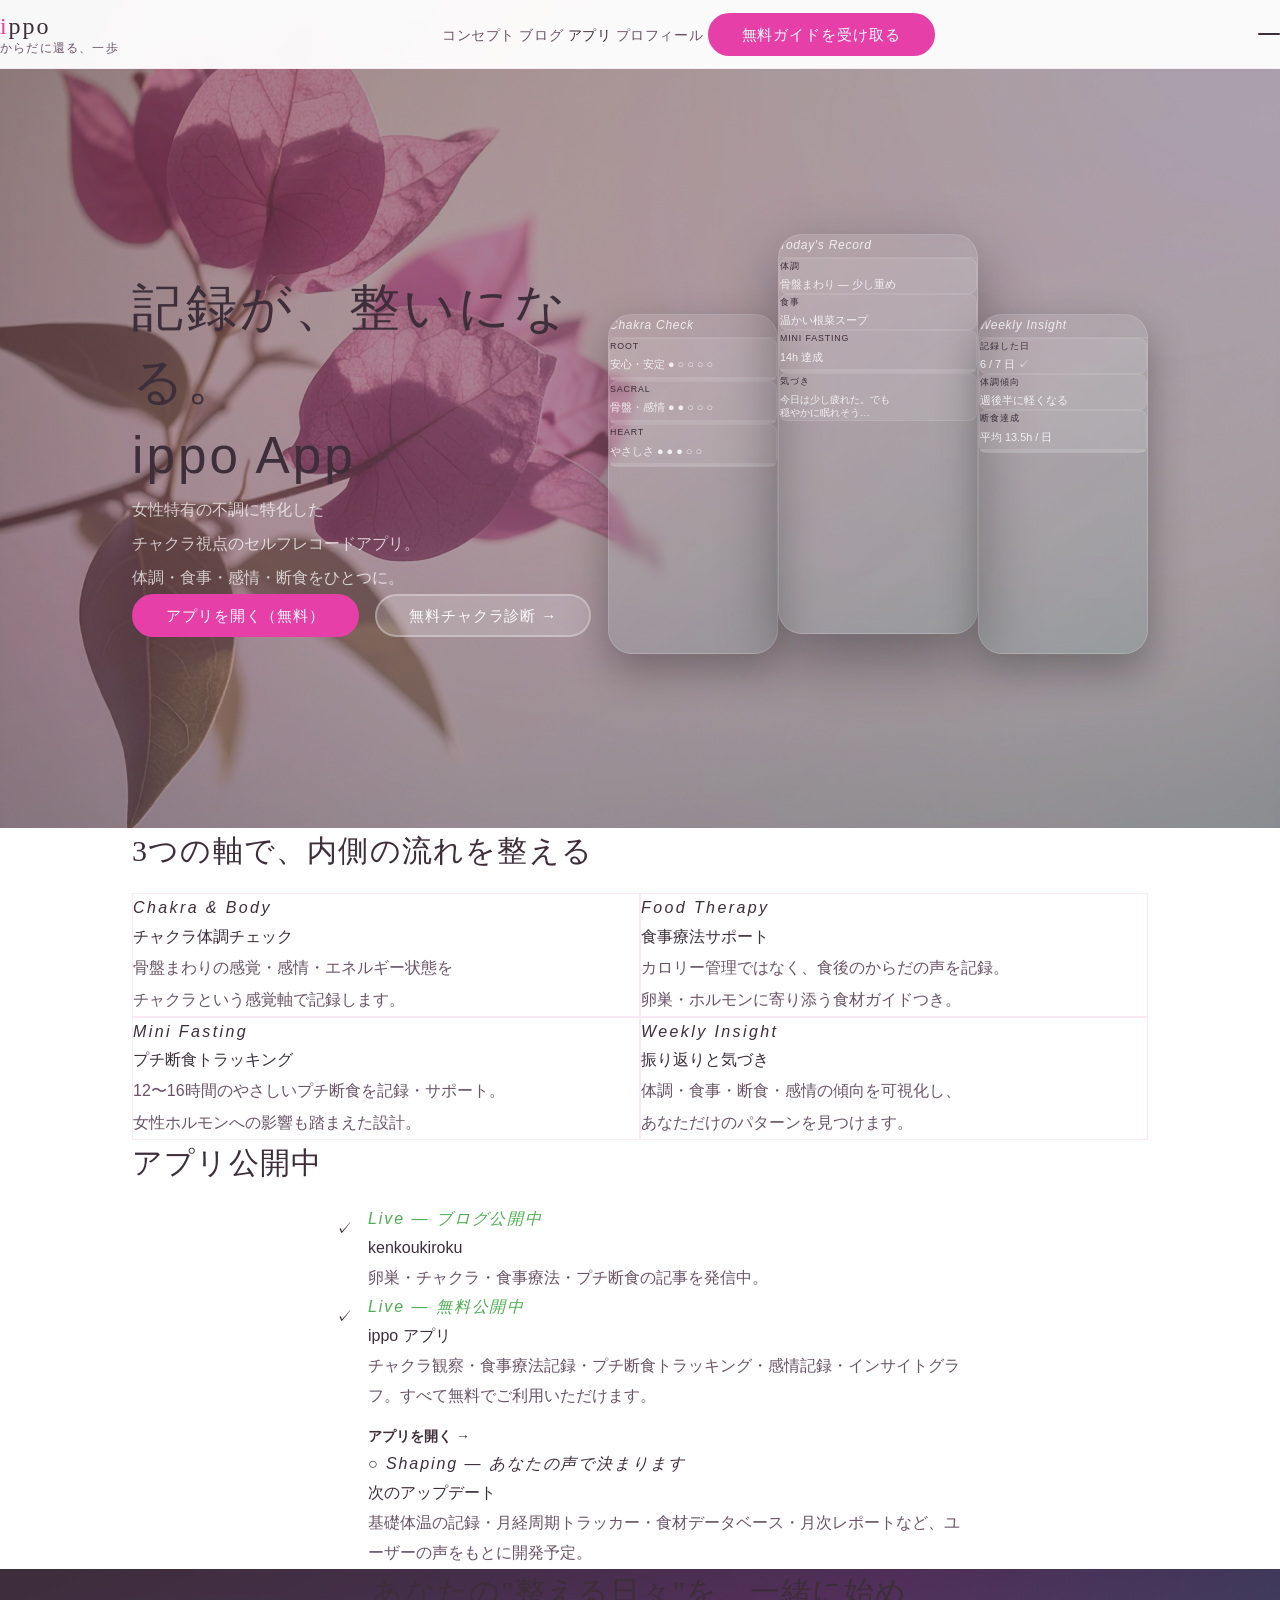
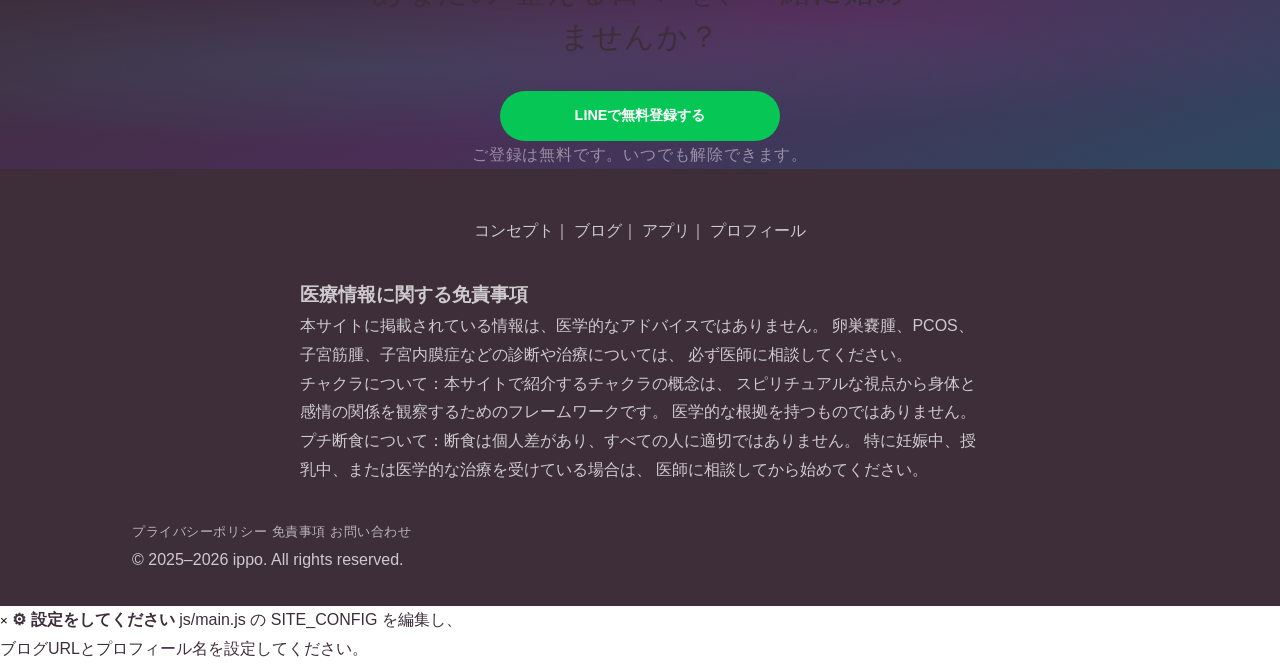
<file: app.html>
<!DOCTYPE html>
<html lang="ja">
<head>
  <meta charset="UTF-8">
  <meta name="viewport" content="width=device-width, initial-scale=1.0">
  <title>ippo App - からだを見つめ直すセルフレコードアプリ</title>
  <meta name="description" content="ippo App は、チャクラ・食事療法・プチ断食・感情の4つの視点から、女性のからだを記録するセルフケアアプリです。">
  <link rel="stylesheet" href="css/style.css">
  <link rel="preconnect" href="https://fonts.googleapis.com">
  <style>
    /* App page styles */
    .app-hero {
      padding-top: 80px;
      min-height: 92vh;
      display: flex;
      align-items: center;
      background: linear-gradient(160deg, var(--color-plum) 0%, #4A2E56 50%, #2D4860 100%);
      position: relative;
      overflow: hidden;
    }

    .app-hero::before {
      content: '';
      position: absolute;
      inset: 0;
      background-image: url('images/app-flower.jpg');
      background-size: cover;
      background-position: right center;
      opacity: 0.55;
    }

    .app-hero-grid {
      position: relative;
      z-index: 2;
      display: grid;
      grid-template-columns: 1fr 1fr;
      gap: var(--space-16);
      align-items: center;
    }

    .app-hero-content .hero-badge {
      background: rgba(39, 183, 179, 0.18);
      border-color: rgba(39, 183, 179, 0.30);
      color: var(--color-teal-light);
    }

    .app-hero-title {
      font-family: var(--font-serif);
      font-size: clamp(2rem, 4vw, 3.2rem);
      color: var(--color-white);
      line-height: 1.45;
      font-weight: 400;
      letter-spacing: 0.06em;
      margin-bottom: var(--space-6);
    }

    .app-hero-title em {
      color: var(--color-teal-light);
      font-style: normal;
    }

    .app-hero-desc {
      font-size: var(--text-md);
      color: rgba(255, 255, 255, 0.72);
      line-height: 2.1;
      margin-bottom: var(--space-10);
    }

    .app-hero-phones {
      display: flex;
      gap: var(--space-5);
      justify-content: center;
      align-items: flex-end;
    }

    /* App screens mockup */
    .phone-sm {
      width: 170px;
      height: 340px;
      border-radius: 24px;
      border: 1.5px solid rgba(255, 255, 255, 0.15);
      background: linear-gradient(145deg, rgba(251,247,242,0.10) 0%, rgba(39,183,179,0.08) 100%);
      backdrop-filter: blur(6px);
      overflow: hidden;
      box-shadow: 0 16px 40px rgba(0, 0, 0, 0.30);
      flex-shrink: 0;
    }

    .phone-sm:nth-child(2) {
      transform: translateY(-20px);
      width: 200px;
      height: 400px;
      box-shadow: 0 24px 60px rgba(0, 0, 0, 0.35);
    }

    .phone-sm-screen {
      padding: var(--space-5) var(--space-4);
      height: 100%;
      display: flex;
      flex-direction: column;
      gap: var(--space-2);
    }

    .ps-header {
      font-family: var(--font-accent);
      font-style: italic;
      font-size: 0.75rem;
      color: rgba(255, 255, 255, 0.80);
      letter-spacing: 0.06em;
      padding-bottom: var(--space-2);
      border-bottom: 1px solid rgba(255, 255, 255, 0.10);
      margin-bottom: var(--space-1);
    }

    .ps-card {
      background: rgba(255, 255, 255, 0.09);
      border-radius: 8px;
      padding: var(--space-2) var(--space-3);
      border: 1px solid rgba(255, 255, 255, 0.10);
    }

    .ps-label {
      font-size: 0.55rem;
      letter-spacing: 0.10em;
      color: var(--color-teal-light);
      margin-bottom: 3px;
      text-transform: uppercase;
    }

    .ps-value {
      font-size: 0.68rem;
      color: rgba(255, 255, 255, 0.82);
      line-height: 1.4;
    }

    .ps-mini-bar {
      height: 3px;
      background: rgba(255, 255, 255, 0.12);
      border-radius: 99px;
      margin-top: 4px;
      overflow: hidden;
    }

    .ps-mini-bar-fill {
      height: 100%;
      border-radius: 99px;
      background: linear-gradient(to right, var(--color-teal), var(--color-pink));
    }

    /* Features Section */
    .features-section {
      padding: var(--space-section) 0;
      background-color: var(--color-bg);
    }

    .features-grid {
      display: grid;
      grid-template-columns: repeat(2, 1fr);
      gap: var(--space-6);
    }

    .feature-card {
      background-color: var(--color-white);
      border-radius: var(--radius-lg);
      padding: var(--space-8);
      border: 1px solid var(--color-border);
      transition: all var(--transition);
      position: relative;
      overflow: hidden;
    }

    .feature-card::after {
      content: '';
      position: absolute;
      bottom: 0;
      left: 0;
      right: 0;
      height: 3px;
      opacity: 0;
      transition: opacity var(--transition);
    }

    .feature-card.chakra::after { background: linear-gradient(to right, var(--color-pink), var(--color-plum)); }
    .feature-card.food::after { background: linear-gradient(to right, var(--color-gold), #8CAF6E); }
    .feature-card.fasting::after { background: linear-gradient(to right, var(--color-teal), var(--color-plum)); }
    .feature-card.insight::after { background: linear-gradient(to right, var(--color-bg-air), var(--color-teal)); }

    .feature-card:hover {
      transform: translateY(-3px);
      box-shadow: var(--shadow-md);
    }

    .feature-card:hover::after {
      opacity: 1;
    }

    .feature-num {
      font-family: var(--font-accent);
      font-style: italic;
      font-size: 2.5rem;
      color: var(--color-border);
      line-height: 1;
      margin-bottom: var(--space-3);
      display: block;
    }

    .feature-icon-badge {
      display: none;
    }

    .feature-en {
      font-family: var(--font-accent);
      font-style: italic;
      font-size: var(--text-xs);
      letter-spacing: 0.15em;
      color: var(--color-teal);
      margin-bottom: var(--space-2);
    }

    .feature-title {
      font-family: var(--font-serif);
      font-size: var(--text-xl);
      color: var(--color-plum);
      margin-bottom: var(--space-4);
      font-weight: 400;
    }

    .feature-desc {
      font-size: var(--text-sm);
      color: var(--color-text-light);
      line-height: 2.0;
    }

    .feature-list {
      display: none;
    }

    /* Roadmap */
    .roadmap-section {
      background-color: var(--color-bg-sub);
      padding: var(--space-section) 0;
    }

    .roadmap-list {
      max-width: 640px;
      margin: 0 auto;
      position: relative;
    }

    .roadmap-list::before {
      content: '';
      position: absolute;
      top: 0;
      bottom: 0;
      left: 24px;
      width: 1px;
      background: linear-gradient(to bottom, var(--color-teal), transparent);
    }

    .roadmap-item {
      display: flex;
      gap: var(--space-6);
      margin-bottom: var(--space-8);
      position: relative;
    }

    .roadmap-dot {
      width: 48px;
      height: 48px;
      border-radius: 50%;
      background-color: var(--color-white);
      border: 2px solid var(--color-teal);
      display: flex;
      align-items: center;
      justify-content: center;
      flex-shrink: 0;
      font-size: 1rem;
      position: relative;
      z-index: 1;
    }

    .roadmap-dot.active {
      background-color: var(--color-teal);
    }

    .roadmap-content h4 {
      font-family: var(--font-serif);
      font-size: var(--text-base);
      color: var(--color-plum);
      margin-bottom: var(--space-2);
      font-weight: 400;
    }

    .roadmap-content p {
      font-size: var(--text-sm);
      color: var(--color-text-light);
      line-height: 1.9;
    }

    .roadmap-status {
      font-family: var(--font-accent);
      font-style: italic;
      font-size: var(--text-xs);
      letter-spacing: 0.12em;
      color: var(--color-teal);
      margin-bottom: var(--space-2);
    }

    .roadmap-status.live {
      color: #4CAF50;
    }

    /* Preregister */
    .prereg-section {
      background: linear-gradient(160deg, var(--color-plum) 0%, #4A2E56 50%, #2D4860 100%);
      padding: var(--space-section) 0;
      text-align: center;
      position: relative;
      overflow: hidden;
    }

    .prereg-section::before {
      content: '';
      position: absolute;
      inset: 0;
      background:
        radial-gradient(ellipse at 30% 50%, rgba(39, 183, 179, 0.12) 0%, transparent 55%),
        radial-gradient(ellipse at 70% 30%, rgba(230, 63, 168, 0.08) 0%, transparent 45%);
    }

    .prereg-inner {
      position: relative;
      z-index: 2;
      max-width: 560px;
      margin: 0 auto;
    }

    .prereg-inner .section-en {
      color: var(--color-teal-light);
    }

    .prereg-inner .section-title {
      color: var(--color-white);
    }

    .prereg-inner .section-desc {
      color: rgba(255, 255, 255, 0.68);
    }

    .prereg-form {
      margin-top: var(--space-8);
      display: flex;
      gap: var(--space-3);
      flex-wrap: wrap;
      justify-content: center;
    }

    .prereg-note {
      margin-top: var(--space-5);
      font-size: var(--text-xs);
      color: rgba(255, 255, 255, 0.45);
      letter-spacing: 0.05em;
    }

    @media (max-width: 900px) {
      .app-hero-grid {
        grid-template-columns: 1fr;
        text-align: center;
      }

      .app-hero-phones {
        justify-content: center;
        margin-top: var(--space-8);
      }

      .phone-sm:first-child,
      .phone-sm:last-child {
        display: none;
      }
    }

    @media (max-width: 640px) {
      .features-grid {
        grid-template-columns: 1fr;
      }

      .app-hero-phones {
        display: none;
      }
    }
  </style>
</head>
<body>

  <!-- Header -->
  <header class="site-header" id="site-header">
    <div class="header-inner">
      <a href="index.html" class="site-logo">
      <span class="logo-text"><span class="logo-i">i</span>ppo</span>
        <span class="logo-sub">からだに還る、一歩</span>
      </a>

      <nav class="site-nav" aria-label="メインナビゲーション">
        <a href="index.html#concept" class="nav-link">コンセプト</a>
        <a href="https://kenkou-kiroku.com" class="nav-link">ブログ</a>
        <a href="app.html" class="nav-link" style="color: var(--color-teal);">アプリ</a>
        <a href="index.html#profile" class="nav-link">プロフィール</a>
        <a href="https://page.line.me/384xpfml" class="btn btn-primary header-cta">無料ガイドを受け取る</a>
      </nav>

      <button class="hamburger" id="hamburger-btn" aria-label="メニューを開く" aria-expanded="false">
        <span></span><span></span><span></span>
      </button>
    </div>
  </header>

  <nav class="mobile-nav" id="mobile-nav" aria-label="モバイルナビゲーション">
    <a href="index.html#concept" class="mobile-nav-link">コンセプト</a>
    <a href="https://kenkou-kiroku.com" class="mobile-nav-link">ブログ</a>
    <a href="app.html" class="mobile-nav-link">アプリ</a>
    <a href="index.html#profile" class="mobile-nav-link">プロフィール</a>
    <a href="https://page.line.me/384xpfml" class="btn btn-primary" style="margin-top: 1rem; justify-content: center;">無料ガイドを受け取る</a>
  </nav>

  <main>

    <!-- Section 1: App Hero -->
    <section class="app-hero" aria-labelledby="app-hero-title">
      <div class="container">
        <div class="app-hero-grid">
          <div class="app-hero-content">
            <h1 class="app-hero-title" id="app-hero-title">
              記録が、<em>整い</em>になる。<br>
              ippo App
            </h1>

            <p class="app-hero-desc">
              女性特有の不調に特化した<br>
              チャクラ視点のセルフレコードアプリ。<br>
              体調・食事・感情・断食をひとつに。
            </p>

            <div style="display: flex; gap: 1rem; flex-wrap: wrap;">
              <a href="kk-app.html" class="btn btn-primary">アプリを開く（無料）</a>
              <a href="chakra-test.html" class="btn" style="background: rgba(255,255,255,0.18); border-color: rgba(255,255,255,0.30); color: rgba(255,255,255,0.95);">無料チャクラ診断 →</a>
            </div>
          </div>

          <!-- Phone mockups -->
          <div class="app-hero-phones" aria-hidden="true">
            <!-- Screen 1: Chakra Check -->
            <div class="phone-sm">
              <div class="phone-sm-screen">
                <div class="ps-header">Chakra Check</div>
                <div class="ps-card">
                  <div class="ps-label">Root</div>
                  <div class="ps-value">安心・安定 ● ○ ○ ○ ○</div>
                  <div class="ps-mini-bar"><div class="ps-mini-bar-fill" style="width:30%"></div></div>
                </div>
                <div class="ps-card">
                  <div class="ps-label">Sacral</div>
                  <div class="ps-value">骨盤・感情 ● ● ○ ○ ○</div>
                  <div class="ps-mini-bar"><div class="ps-mini-bar-fill" style="width:40%"></div></div>
                </div>
                <div class="ps-card">
                  <div class="ps-label">Heart</div>
                  <div class="ps-value">やさしさ ● ● ● ○ ○</div>
                  <div class="ps-mini-bar"><div class="ps-mini-bar-fill" style="width:58%"></div></div>
                </div>
              </div>
            </div>

            <!-- Screen 2: Today's Record -->
            <div class="phone-sm">
              <div class="phone-sm-screen">
                <div class="ps-header">Today's Record</div>
                <div class="ps-card">
                  <div class="ps-label">体調</div>
                  <div class="ps-value">骨盤まわり ― 少し重め</div>
                </div>
                <div class="ps-card">
                  <div class="ps-label">食事</div>
                  <div class="ps-value">温かい根菜スープ</div>
                </div>
                <div class="ps-card">
                  <div class="ps-label">Mini Fasting</div>
                  <div class="ps-value">14h 達成</div>
                  <div class="ps-mini-bar"><div class="ps-mini-bar-fill" style="width:78%"></div></div>
                </div>
                <div class="ps-card">
                  <div class="ps-label">気づき</div>
                  <div class="ps-value" style="font-size:0.62rem; line-height: 1.4;">今日は少し疲れた。でも<br>穏やかに眠れそう…</div>
                </div>
              </div>
            </div>

            <!-- Screen 3: Insight -->
            <div class="phone-sm">
              <div class="phone-sm-screen">
                <div class="ps-header">Weekly Insight</div>
                <div class="ps-card">
                  <div class="ps-label">記録した日</div>
                  <div class="ps-value">6 / 7 日 ✓</div>
                </div>
                <div class="ps-card">
                  <div class="ps-label">体調傾向</div>
                  <div class="ps-value">週後半に軽くなる</div>
                </div>
                <div class="ps-card">
                  <div class="ps-label">断食達成</div>
                  <div class="ps-value">平均 13.5h / 日</div>
                  <div class="ps-mini-bar"><div class="ps-mini-bar-fill" style="width:68%"></div></div>
                </div>
              </div>
            </div>
          </div>
        </div>
      </div>
    </section>

    <!-- Section 2: Features -->
    <section class="features-section" id="features" aria-labelledby="features-title">
      <div class="container">
        <div class="section-header">
          <h2 class="section-title" id="features-title">3つの軸で、内側の流れを整える</h2>
        </div>

        <div class="features-grid">

          <div class="feature-card chakra">
            <div class="feature-en">Chakra & Body</div>
            <h3 class="feature-title">チャクラ体調チェック</h3>
            <p class="feature-desc">
              骨盤まわりの感覚・感情・エネルギー状態を<br>
              チャクラという感覚軸で記録します。
            </p>
          </div>

          <div class="feature-card food">
            <div class="feature-en">Food Therapy</div>
            <h3 class="feature-title">食事療法サポート</h3>
            <p class="feature-desc">
              カロリー管理ではなく、食後のからだの声を記録。<br>
              卵巣・ホルモンに寄り添う食材ガイドつき。
            </p>
          </div>

          <div class="feature-card fasting">
            <div class="feature-en">Mini Fasting</div>
            <h3 class="feature-title">プチ断食トラッキング</h3>
            <p class="feature-desc">
              12〜16時間のやさしいプチ断食を記録・サポート。<br>
              女性ホルモンへの影響も踏まえた設計。
            </p>
          </div>

          <div class="feature-card insight">
            <div class="feature-en">Weekly Insight</div>
            <h3 class="feature-title">振り返りと気づき</h3>
            <p class="feature-desc">
              体調・食事・断食・感情の傾向を可視化し、<br>
              あなただけのパターンを見つけます。
            </p>
          </div>

        </div>
      </div>
    </section>

    <!-- Section 3: Roadmap (App Now Available) -->
    <section class="roadmap-section" aria-labelledby="app-available-title">
      <div class="container">
        <div class="section-header">
          <h2 class="section-title" id="app-available-title">アプリ公開中</h2>
        </div>

        <div class="roadmap-list">
          <div class="roadmap-item">
            <div class="roadmap-dot active" aria-label="公開済み">✓</div>
            <div class="roadmap-content">
              <div class="roadmap-status live">Live — ブログ公開中</div>
              <h4>kenkoukiroku</h4>
              <p>卵巣・チャクラ・食事療法・プチ断食の記事を発信中。</p>
            </div>
          </div>

          <div class="roadmap-item">
            <div class="roadmap-dot active" aria-label="公開済み">✓</div>
            <div class="roadmap-content">
              <div class="roadmap-status live">Live — 無料公開中</div>
              <h4>ippo アプリ</h4>
              <p>チャクラ観察・食事療法記録・プチ断食トラッキング・感情記録・インサイトグラフ。すべて無料でご利用いただけます。</p>
              <a href="kk-app.html" style="display:inline-block; margin-top:0.75rem; color:var(--color-teal); font-size:0.875rem; font-weight:600; text-decoration:none;">アプリを開く →</a>
            </div>
          </div>

          <div class="roadmap-item">
            <div class="roadmap-dot" aria-label="予定"></div>
            <div class="roadmap-content">
              <div class="roadmap-status">○ Shaping — あなたの声で決まります</div>
              <h4>次のアップデート</h4>
              <p>基礎体温の記録・月経周期トラッカー・食材データベース・月次レポートなど、ユーザーの声をもとに開発予定。</p>
            </div>
          </div>
        </div>
      </div>
    </section>

    <!-- Section 4: LINE Registration CTA -->
    <section class="prereg-section" id="prereg" aria-labelledby="prereg-title">
      <div class="container">
        <div class="prereg-inner">
          <h2 class="section-title" id="prereg-title">
            あなたの"整える日々"を、一緒に始めませんか？
          </h2>

          <div class="prereg-form" style="margin-top:2rem; display:flex; flex-direction:column; align-items:center; gap:0.75rem;">
            <a href="https://page.line.me/384xpfml" target="_blank" rel="noopener noreferrer"
               style="display:inline-block; background:#06C755; color:#fff; padding:12px 32px; border-radius:25px; text-decoration:none; font-size:0.9rem; font-weight:600; min-width:280px; text-align:center;">
              LINEで無料登録する
            </a>
          </div>

          <p class="prereg-note">
            ご登録は無料です。いつでも解除できます。
          </p>
        </div>
      </div>
    </section>

  </main>

  <!-- Footer -->
  <footer class="site-footer" id="footer" role="contentinfo">
    <div class="container">
      <!-- Footer Navigation -->
      <div class="footer-nav">
        <a href="index.html">コンセプト｜</a>
        <a href="https://kenkou-kiroku.com">ブログ｜</a>
        <a href="app.html">アプリ｜</a>
        <a href="index.html#profile">プロフィール</a>
      </div>

      <!-- Disclaimer Section -->
      <div class="footer-disclaimer">
        <h3>医療情報に関する免責事項</h3>
        <p>
          本サイトに掲載されている情報は、医学的なアドバイスではありません。
          卵巣嚢腫、PCOS、子宮筋腫、子宮内膜症などの診断や治療については、
          必ず医師に相談してください。
        </p>
        <p>
          チャクラについて：本サイトで紹介するチャクラの概念は、
          スピリチュアルな視点から身体と感情の関係を観察するためのフレームワークです。
          医学的な根拠を持つものではありません。
        </p>
        <p>
          プチ断食について：断食は個人差があり、すべての人に適切ではありません。
          特に妊娠中、授乳中、または医学的な治療を受けている場合は、
          医師に相談してから始めてください。
        </p>
      </div>

      <!-- Footer Links -->
      <div class="footer-links">
        <a href="privacy.html" class="footer-link">プライバシーポリシー</a>
        <a href="disclaimer.html" class="footer-link">免責事項</a>
        <a href="contact.html" class="footer-link">お問い合わせ</a>
      </div>

      <!-- Copyright -->
      <div class="footer-copyright">
        <p>&copy; 2025–2026 ippo. All rights reserved.</p>
      </div>
    </div>
  </footer>

  <!-- Scripts -->
  <script src="js/main.js"></script>

</body>
</html>
</file>
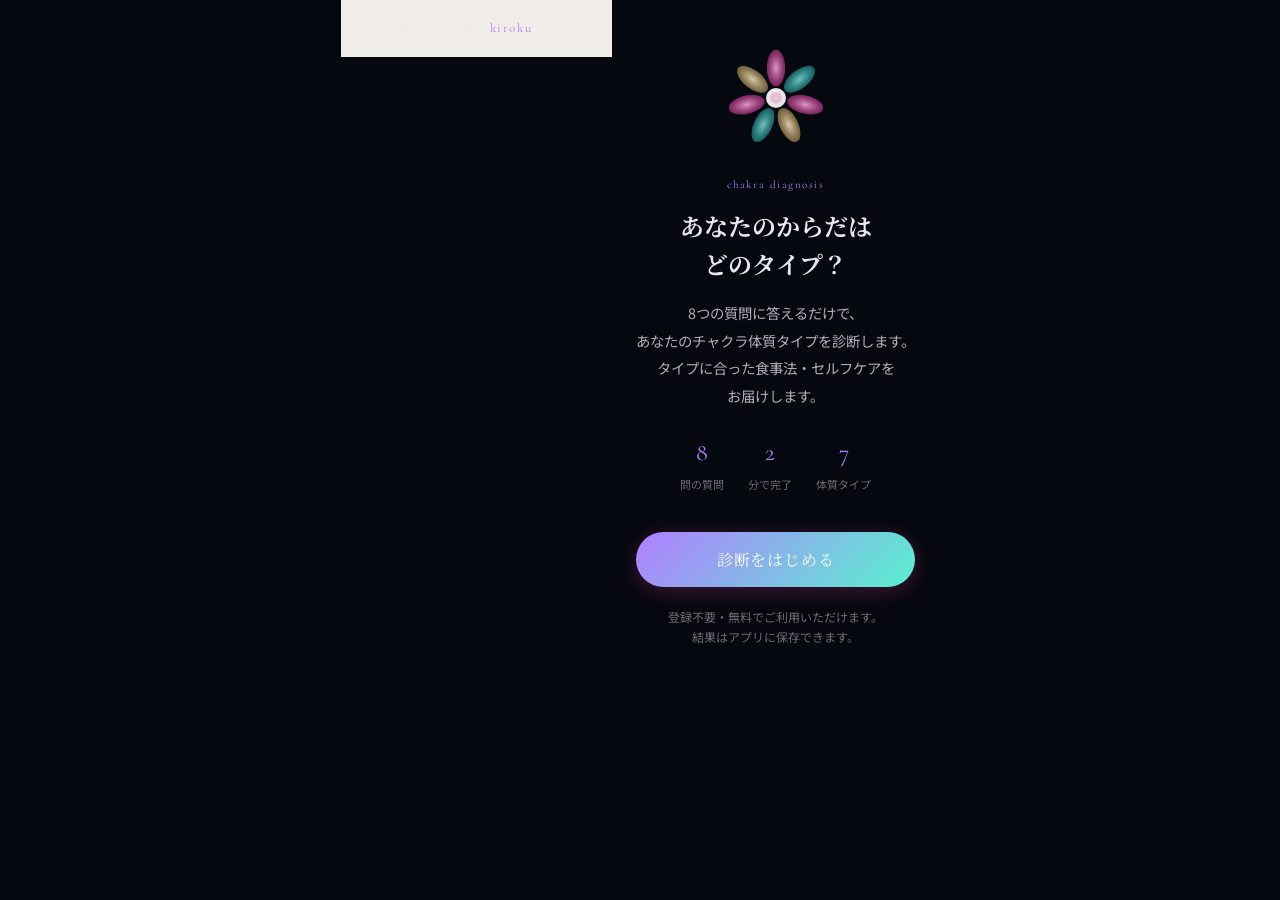
<file: chakra-test (2).html>
<!DOCTYPE html>
<html lang="ja">
<head>
  <meta charset="UTF-8">
  <meta name="viewport" content="width=device-width, initial-scale=1.0, user-scalable=no">
  <meta name="theme-color" content="#FBF7F2">
  <title>チャクラ体質診断 — kenkou kiroku</title>
  <meta name="description" content="8つの質問であなたのチャクラ体質タイプを診断。あなたに合った食事法・セルフケアをご提案します。">
  <link rel="stylesheet" href="css/app-main.css">
  <style>
    /* ============================================================
       CHAKRA TEST — Page Styles
       ============================================================ */
    * { box-sizing: border-box; margin: 0; padding: 0; }

    body {
      font-family: var(--font-sans);
      background: var(--app-bg);
      color: var(--text-primary);
      min-height: 100vh;
      overflow-x: hidden;
    }

    /* ── Header ── */
    .test-header {
      position: sticky;
      top: 0;
      z-index: 100;
      background: rgba(251,247,242,0.96);
      backdrop-filter: blur(12px);
      border-bottom: 1px solid var(--border-light);
      padding: 14px 20px;
      display: flex;
      align-items: center;
      justify-content: space-between;
    }
    .test-header-logo {
      font-family: var(--font-accent);
      font-size: 0.8125rem;
      letter-spacing: 0.12em;
      color: var(--text-muted);
    }
    .test-header-logo span { color: var(--pink); }
    .test-back-btn {
      font-size: 0.75rem;
      color: var(--text-muted);
      background: none;
      border: none;
      cursor: pointer;
      padding: 4px 8px;
      font-family: var(--font-sans);
    }

    /* ── Progress ── */
    .test-progress-wrap {
      padding: 12px 20px 0;
    }
    .test-progress-bar-outer {
      height: 3px;
      background: var(--border-light);
      border-radius: 2px;
      overflow: hidden;
    }
    .test-progress-bar-inner {
      height: 100%;
      background: linear-gradient(90deg, var(--pink), var(--teal));
      border-radius: 2px;
      transition: width 0.4s ease;
    }
    .test-progress-label {
      font-size: 0.6875rem;
      color: var(--text-muted);
      font-family: var(--font-accent);
      letter-spacing: 0.08em;
      margin-top: 6px;
    }

    /* ── Screens ── */
    .test-screen {
      display: none;
      min-height: calc(100vh - 56px);
      animation: fadeIn 0.35s ease;
    }
    .test-screen.active { display: block; }

    @keyframes fadeIn {
      from { opacity: 0; transform: translateY(12px); }
      to   { opacity: 1; transform: translateY(0); }
    }

    /* ── Intro Screen ── */
    .intro-wrap {
      padding: 48px 24px 40px;
      text-align: center;
      max-width: 480px;
      margin: 0 auto;
    }
    .intro-petal {
      width: 100px;
      height: 100px;
      margin: 0 auto 28px;
    }
    .intro-tag {
      font-family: var(--font-accent);
      font-size: 0.6875rem;
      letter-spacing: 0.14em;
      color: var(--pink);
      margin-bottom: 12px;
    }
    .intro-title {
      font-family: var(--font-serif);
      font-size: 1.5rem;
      color: var(--text-primary);
      line-height: 1.6;
      margin-bottom: 16px;
    }
    .intro-desc {
      font-size: 0.9rem;
      color: var(--text-secondary);
      line-height: 1.9;
      margin-bottom: 32px;
    }
    .intro-info-row {
      display: flex;
      justify-content: center;
      gap: 24px;
      margin-bottom: 36px;
    }
    .intro-info-item {
      text-align: center;
    }
    .intro-info-num {
      font-family: var(--font-accent);
      font-size: 1.5rem;
      color: var(--pink);
      display: block;
      line-height: 1;
      margin-bottom: 4px;
    }
    .intro-info-label {
      font-size: 0.6875rem;
      color: var(--text-muted);
    }
    .btn-start {
      display: block;
      width: 100%;
      max-width: 280px;
      margin: 0 auto;
      padding: 16px 24px;
      background: linear-gradient(135deg, var(--pink), var(--teal));
      color: white;
      border: none;
      border-radius: 32px;
      font-family: var(--font-serif);
      font-size: 1rem;
      cursor: pointer;
      letter-spacing: 0.05em;
      box-shadow: 0 4px 20px rgba(230,63,168,0.25);
      transition: all 0.3s ease;
    }
    .btn-start:hover {
      transform: translateY(-2px);
      box-shadow: 0 8px 28px rgba(230,63,168,0.32);
    }

    /* ── Question Screen ── */
    .question-wrap {
      padding: 32px 24px 100px;
      max-width: 480px;
      margin: 0 auto;
    }
    .question-num {
      font-family: var(--font-accent);
      font-size: 0.6875rem;
      color: var(--text-muted);
      letter-spacing: 0.10em;
      margin-bottom: 12px;
    }
    .question-text {
      font-family: var(--font-serif);
      font-size: 1.125rem;
      color: var(--text-primary);
      line-height: 1.75;
      margin-bottom: 28px;
    }
    .question-sub {
      font-size: 0.8125rem;
      color: var(--text-muted);
      margin-top: -20px;
      margin-bottom: 28px;
      line-height: 1.7;
    }
    .choices-list {
      display: flex;
      flex-direction: column;
      gap: 12px;
    }
    .choice-btn {
      width: 100%;
      text-align: left;
      padding: 16px 20px;
      background: var(--app-bg-card);
      border: 1.5px solid var(--border-light);
      border-radius: 14px;
      font-family: var(--font-serif);
      font-size: 0.9375rem;
      color: var(--text-primary);
      cursor: pointer;
      line-height: 1.65;
      transition: all 0.25s ease;
      position: relative;
      overflow: hidden;
    }
    .choice-btn::before {
      content: '';
      position: absolute;
      left: 0; top: 0; bottom: 0;
      width: 3px;
      background: var(--border-light);
      transition: background 0.25s ease;
    }
    .choice-btn:hover {
      border-color: var(--pink-soft);
      background: var(--pink-pale);
    }
    .choice-btn:hover::before { background: var(--pink); }
    .choice-btn.selected {
      border-color: var(--pink);
      background: var(--pink-pale);
      box-shadow: 0 0 0 3px rgba(230,63,168,0.10);
    }
    .choice-btn.selected::before { background: var(--pink); }
    .choice-label {
      font-size: 0.75rem;
      color: var(--text-muted);
      display: block;
      margin-bottom: 4px;
      font-family: var(--font-sans);
    }

    /* ── Nav buttons ── */
    .question-nav {
      position: fixed;
      bottom: 0; left: 0; right: 0;
      padding: 16px 24px 32px;
      background: linear-gradient(to top, var(--app-bg) 70%, transparent);
      display: flex;
      gap: 12px;
      max-width: 480px;
      margin: 0 auto;
    }
    .btn-next {
      flex: 1;
      padding: 15px 24px;
      background: linear-gradient(135deg, var(--pink), #C02E8E);
      color: white;
      border: none;
      border-radius: 28px;
      font-family: var(--font-serif);
      font-size: 0.9375rem;
      cursor: pointer;
      letter-spacing: 0.05em;
      transition: all 0.25s ease;
      box-shadow: 0 4px 16px rgba(230,63,168,0.28);
    }
    .btn-next:disabled {
      background: var(--border);
      box-shadow: none;
      cursor: not-allowed;
      opacity: 0.6;
    }
    .btn-next:not(:disabled):hover {
      transform: translateY(-1px);
      box-shadow: 0 6px 20px rgba(230,63,168,0.35);
    }
    .btn-prev {
      padding: 15px 20px;
      background: none;
      border: 1.5px solid var(--border);
      border-radius: 28px;
      font-family: var(--font-sans);
      font-size: 0.8125rem;
      color: var(--text-muted);
      cursor: pointer;
      transition: all 0.2s ease;
    }
    .btn-prev:hover { border-color: var(--text-muted); color: var(--text-secondary); }

    /* ── Loading ── */
    .loading-wrap {
      padding: 80px 24px;
      text-align: center;
    }
    .loading-petal {
      width: 72px;
      height: 72px;
      margin: 0 auto 24px;
      animation: rotatePetal 2s linear infinite;
    }
    @keyframes rotatePetal {
      from { transform: rotate(0deg); }
      to   { transform: rotate(360deg); }
    }
    .loading-text {
      font-family: var(--font-serif);
      font-size: 1rem;
      color: var(--text-secondary);
      line-height: 1.9;
    }

    /* ── Result Screen ── */
    .result-wrap {
      max-width: 480px;
      margin: 0 auto;
      padding-bottom: 60px;
    }
    .result-hero {
      padding: 40px 24px 32px;
      text-align: center;
      background: linear-gradient(160deg, var(--pink-pale) 0%, var(--teal-pale) 100%);
      border-bottom: 1px solid var(--border-light);
    }
    .result-tag {
      font-family: var(--font-accent);
      font-size: 0.6875rem;
      letter-spacing: 0.14em;
      color: var(--pink);
      margin-bottom: 8px;
    }
    .result-type-name {
      font-family: var(--font-serif);
      font-size: 1.625rem;
      color: var(--text-primary);
      line-height: 1.5;
      margin-bottom: 8px;
    }
    .result-chakra-badge {
      display: inline-block;
      padding: 4px 14px;
      border-radius: 20px;
      font-size: 0.75rem;
      font-family: var(--font-accent);
      letter-spacing: 0.08em;
      margin-bottom: 16px;
    }
    .result-desc {
      font-size: 0.9rem;
      color: var(--text-secondary);
      line-height: 1.9;
      text-align: left;
      max-width: 360px;
      margin: 0 auto;
    }

    .result-section {
      padding: 24px 24px 0;
    }
    .result-section-title {
      font-family: var(--font-accent);
      font-size: 0.6875rem;
      color: var(--text-muted);
      letter-spacing: 0.12em;
      margin-bottom: 14px;
      padding-bottom: 8px;
      border-bottom: 1px solid var(--border-light);
    }

    /* 症状タグ */
    .result-symptom-tags {
      display: flex;
      flex-wrap: wrap;
      gap: 8px;
      margin-bottom: 4px;
    }
    .result-symptom-tag {
      padding: 5px 12px;
      border-radius: 20px;
      font-size: 0.75rem;
      background: var(--pink-pale);
      border: 1px solid var(--pink-light);
      color: var(--pink);
    }

    /* 食事アドバイス */
    .food-advice-card {
      background: var(--app-bg-card);
      border: 1px solid var(--border-light);
      border-radius: 14px;
      overflow: hidden;
      margin-bottom: 12px;
    }
    .food-advice-head {
      padding: 12px 16px;
      background: var(--teal-pale);
      border-bottom: 1px solid var(--teal-light);
      font-size: 0.8125rem;
      font-weight: 600;
      color: var(--teal-dark);
      font-family: var(--font-serif);
    }
    .food-advice-body {
      padding: 14px 16px;
    }
    .food-advice-item {
      display: flex;
      align-items: flex-start;
      gap: 10px;
      margin-bottom: 10px;
      font-size: 0.875rem;
      color: var(--text-secondary);
      line-height: 1.7;
    }
    .food-advice-item:last-child { margin-bottom: 0; }
    .food-dot {
      width: 6px;
      height: 6px;
      border-radius: 50%;
      background: var(--teal);
      flex-shrink: 0;
      margin-top: 8px;
    }

    /* セルフケア */
    .selfcare-list {
      display: flex;
      flex-direction: column;
      gap: 10px;
    }
    .selfcare-item {
      display: flex;
      align-items: flex-start;
      gap: 12px;
      padding: 12px 14px;
      background: var(--app-bg-card);
      border: 1px solid var(--border-light);
      border-radius: 10px;
      font-size: 0.875rem;
      color: var(--text-secondary);
      line-height: 1.65;
    }
    .selfcare-num {
      font-family: var(--font-accent);
      font-size: 0.75rem;
      color: var(--pink);
      flex-shrink: 0;
      margin-top: 2px;
    }

    /* スコアバー */
    .chakra-score-list {
      display: flex;
      flex-direction: column;
      gap: 10px;
    }
    .chakra-score-row {
      display: flex;
      align-items: center;
      gap: 10px;
    }
    .chakra-score-label {
      font-size: 0.75rem;
      color: var(--text-secondary);
      width: 80px;
      flex-shrink: 0;
    }
    .chakra-score-bar-wrap {
      flex: 1;
      height: 6px;
      background: var(--border-light);
      border-radius: 3px;
      overflow: hidden;
    }
    .chakra-score-bar {
      height: 100%;
      border-radius: 3px;
      transition: width 1s ease 0.3s;
    }
    .chakra-score-val {
      font-family: var(--font-accent);
      font-size: 0.6875rem;
      color: var(--text-muted);
      width: 28px;
      text-align: right;
      flex-shrink: 0;
    }

    /* CTA */
    .result-cta {
      margin: 24px 24px 0;
      padding: 28px 24px;
      background: linear-gradient(135deg, var(--pink-pale), var(--teal-pale));
      border: 1px solid var(--border-light);
      border-radius: 18px;
      text-align: center;
    }
    .result-cta-tag {
      font-family: var(--font-accent);
      font-size: 0.6875rem;
      color: var(--teal);
      letter-spacing: 0.12em;
      margin-bottom: 10px;
    }
    .result-cta-title {
      font-family: var(--font-serif);
      font-size: 1.0625rem;
      color: var(--text-primary);
      line-height: 1.65;
      margin-bottom: 8px;
    }
    .result-cta-desc {
      font-size: 0.8125rem;
      color: var(--text-secondary);
      line-height: 1.75;
      margin-bottom: 20px;
    }
    .btn-save {
      display: block;
      width: 100%;
      padding: 15px 24px;
      background: linear-gradient(135deg, var(--pink), var(--teal));
      color: white;
      border: none;
      border-radius: 28px;
      font-family: var(--font-serif);
      font-size: 0.9375rem;
      cursor: pointer;
      letter-spacing: 0.05em;
      box-shadow: 0 4px 18px rgba(230,63,168,0.22);
      transition: all 0.3s ease;
      margin-bottom: 10px;
      text-decoration: none;
    }
    .btn-save:hover {
      transform: translateY(-2px);
      box-shadow: 0 8px 26px rgba(230,63,168,0.30);
    }
    .btn-app {
      display: block;
      width: 100%;
      padding: 13px 24px;
      background: none;
      border: 1.5px solid var(--teal);
      border-radius: 28px;
      font-family: var(--font-sans);
      font-size: 0.875rem;
      color: var(--teal-dark);
      cursor: pointer;
      letter-spacing: 0.03em;
      transition: all 0.25s ease;
      text-decoration: none;
      text-align: center;
    }
    .btn-app:hover { background: var(--teal-pale); }

    /* LINE CTA */
    .line-cta {
      margin: 16px 24px 0;
      padding: 22px 20px;
      background: #06C755;
      border-radius: 16px;
      text-align: center;
    }
    .line-cta-label {
      font-size: 0.6875rem;
      color: rgba(255,255,255,0.80);
      letter-spacing: 0.10em;
      margin-bottom: 8px;
    }
    .line-cta-title {
      font-family: var(--font-serif);
      font-size: 1rem;
      color: #fff;
      line-height: 1.55;
      margin-bottom: 14px;
    }
    .btn-line {
      display: inline-flex;
      align-items: center;
      gap: 8px;
      padding: 12px 28px;
      background: #fff;
      color: #06C755;
      border-radius: 28px;
      font-size: 0.9rem;
      font-weight: 700;
      letter-spacing: 0.04em;
      text-decoration: none;
      transition: all 0.25s ease;
      box-shadow: 0 3px 12px rgba(0,0,0,0.14);
    }
    .btn-line:hover { transform: translateY(-2px); box-shadow: 0 6px 20px rgba(0,0,0,0.18); }
    .line-cta-sub {
      font-size: 0.72rem;
      color: rgba(255,255,255,0.75);
      margin-top: 10px;
    }

    .result-note {
      text-align: center;
      font-size: 0.75rem;
      color: var(--text-muted);
      padding: 20px 24px 0;
      line-height: 1.7;
    }

    /* Saved badge */
    .saved-badge {
      display: inline-flex;
      align-items: center;
      gap: 6px;
      padding: 5px 14px;
      background: var(--teal-pale);
      border: 1px solid var(--teal-light);
      border-radius: 20px;
      font-size: 0.75rem;
      color: var(--teal-dark);
      margin-bottom: 10px;
    }
    .saved-dot {
      width: 6px;
      height: 6px;
      background: var(--teal);
      border-radius: 50%;
    }
  </style>
</head>
<body>

<!-- ヘッダー -->
<header class="test-header">
  <a href="kk-app.html" class="test-back-btn" style="text-decoration:none;">← アプリへ</a>
  <span class="test-header-logo">kenkou <span>kiroku</span></span>
  <span style="width:60px;"></span>
</header>

<!-- プログレスバー（質問中のみ表示） -->
<div class="test-progress-wrap" id="progressWrap" style="display:none;">
  <div class="test-progress-bar-outer">
    <div class="test-progress-bar-inner" id="progressBar" style="width:0%"></div>
  </div>
  <p class="test-progress-label" id="progressLabel">question 1 / 8</p>
</div>

<!-- ============================================================
     SCREEN: INTRO
     ============================================================ -->
<div class="test-screen active" id="screen-intro">
  <div class="intro-wrap">
    <!-- 花びらSVG -->
    <div class="intro-petal">
      <svg viewBox="0 0 120 120" fill="none" xmlns="http://www.w3.org/2000/svg">
        <defs>
          <radialGradient id="ig1" cx="50%" cy="50%" r="50%">
            <stop offset="0%" stop-color="#F2A8D8" stop-opacity="0.9"/>
            <stop offset="100%" stop-color="#E63FA8" stop-opacity="0.5"/>
          </radialGradient>
          <radialGradient id="ig2" cx="50%" cy="50%" r="50%">
            <stop offset="0%" stop-color="#7DD4D1" stop-opacity="0.9"/>
            <stop offset="100%" stop-color="#27B7B3" stop-opacity="0.5"/>
          </radialGradient>
          <radialGradient id="ig3" cx="50%" cy="50%" r="50%">
            <stop offset="0%" stop-color="#F0DFB8" stop-opacity="0.9"/>
            <stop offset="100%" stop-color="#D8B56A" stop-opacity="0.5"/>
          </radialGradient>
        </defs>
        <ellipse cx="60" cy="24" rx="11" ry="22" fill="url(#ig1)" transform="rotate(0 60 60)"/>
        <ellipse cx="60" cy="24" rx="11" ry="22" fill="url(#ig2)" transform="rotate(51.4 60 60)"/>
        <ellipse cx="60" cy="24" rx="11" ry="22" fill="url(#ig1)" transform="rotate(102.8 60 60)"/>
        <ellipse cx="60" cy="24" rx="11" ry="22" fill="url(#ig3)" transform="rotate(154.3 60 60)"/>
        <ellipse cx="60" cy="24" rx="11" ry="22" fill="url(#ig2)" transform="rotate(205.7 60 60)"/>
        <ellipse cx="60" cy="24" rx="11" ry="22" fill="url(#ig1)" transform="rotate(257.1 60 60)"/>
        <ellipse cx="60" cy="24" rx="11" ry="22" fill="url(#ig3)" transform="rotate(308.6 60 60)"/>
        <circle cx="60" cy="60" r="12" fill="white" opacity="0.9"/>
        <circle cx="60" cy="60" r="7" fill="url(#ig1)" opacity="0.5"/>
      </svg>
    </div>

    <p class="intro-tag">chakra diagnosis</p>
    <h1 class="intro-title">あなたのからだは<br>どのタイプ？</h1>
    <p class="intro-desc">
      8つの質問に答えるだけで、<br>
      あなたのチャクラ体質タイプを診断します。<br>
      タイプに合った食事法・セルフケアを<br>
      お届けします。
    </p>

    <div class="intro-info-row">
      <div class="intro-info-item">
        <span class="intro-info-num">8</span>
        <span class="intro-info-label">問の質問</span>
      </div>
      <div class="intro-info-item">
        <span class="intro-info-num">2</span>
        <span class="intro-info-label">分で完了</span>
      </div>
      <div class="intro-info-item">
        <span class="intro-info-num">7</span>
        <span class="intro-info-label">体質タイプ</span>
      </div>
    </div>

    <button class="btn-start" id="startBtn">診断をはじめる</button>

    <p style="font-size:0.75rem; color:var(--text-muted); margin-top:20px; line-height:1.7;">
      登録不要・無料でご利用いただけます。<br>
      結果はアプリに保存できます。
    </p>
  </div>
</div>

<!-- ============================================================
     SCREEN: QUESTION
     ============================================================ -->
<div class="test-screen" id="screen-question">
  <div class="question-wrap">
    <p class="question-num" id="questionNum">question 1</p>
    <h2 class="question-text" id="questionText"></h2>
    <p class="question-sub" id="questionSub" style="display:none;"></p>
    <div class="choices-list" id="choicesList"></div>
  </div>

  <div class="question-nav" style="position:fixed; bottom:0; left:0; right:0; padding:16px 24px 32px; background:linear-gradient(to top, var(--app-bg) 70%, transparent);">
    <button class="btn-prev" id="prevBtn" style="display:none;">← 前へ</button>
    <button class="btn-next" id="nextBtn" disabled>次へ →</button>
  </div>
</div>

<!-- ============================================================
     SCREEN: LOADING
     ============================================================ -->
<div class="test-screen" id="screen-loading">
  <div class="loading-wrap">
    <div class="loading-petal">
      <svg viewBox="0 0 80 80" fill="none">
        <defs>
          <radialGradient id="lg1" cx="50%" cy="50%" r="50%">
            <stop offset="0%" stop-color="#F2A8D8"/>
            <stop offset="100%" stop-color="#E63FA8" stop-opacity="0.4"/>
          </radialGradient>
          <radialGradient id="lg2" cx="50%" cy="50%" r="50%">
            <stop offset="0%" stop-color="#7DD4D1"/>
            <stop offset="100%" stop-color="#27B7B3" stop-opacity="0.4"/>
          </radialGradient>
        </defs>
        <ellipse cx="40" cy="12" rx="7" ry="14" fill="url(#lg1)" transform="rotate(0 40 40)"/>
        <ellipse cx="40" cy="12" rx="7" ry="14" fill="url(#lg2)" transform="rotate(72 40 40)"/>
        <ellipse cx="40" cy="12" rx="7" ry="14" fill="url(#lg1)" transform="rotate(144 40 40)"/>
        <ellipse cx="40" cy="12" rx="7" ry="14" fill="url(#lg2)" transform="rotate(216 40 40)"/>
        <ellipse cx="40" cy="12" rx="7" ry="14" fill="url(#lg1)" transform="rotate(288 40 40)"/>
        <circle cx="40" cy="40" r="8" fill="white" opacity="0.9"/>
      </svg>
    </div>
    <p class="loading-text">
      あなたのチャクラを<br>分析しています…
    </p>
  </div>
</div>

<!-- ============================================================
     SCREEN: RESULT
     ============================================================ -->
<div class="test-screen" id="screen-result">
  <div class="result-wrap">

    <!-- ヒーロー -->
    <div class="result-hero" id="resultHero">
      <p class="result-tag">your chakra type</p>
      <h2 class="result-type-name" id="resultTypeName">—</h2>
      <div class="result-chakra-badge" id="resultBadge">—</div>
      <p class="result-desc" id="resultDesc">—</p>
    </div>

    <!-- 関連する不調 -->
    <div class="result-section">
      <p class="result-section-title">関連しやすい不調・症状</p>
      <div class="result-symptom-tags" id="resultSymptoms"></div>
    </div>

    <!-- チャクラスコア -->
    <div class="result-section" style="margin-top:20px;">
      <p class="result-section-title">あなたのチャクラスコア</p>
      <div class="chakra-score-list" id="chakraScoreList"></div>
    </div>

    <!-- 食事アドバイス -->
    <div class="result-section" style="margin-top:20px;">
      <p class="result-section-title">あなたに合った食事法</p>
      <div id="foodAdviceArea"></div>
    </div>

    <!-- セルフケア -->
    <div class="result-section" style="margin-top:20px;">
      <p class="result-section-title">おすすめセルフケア</p>
      <div class="selfcare-list" id="selfcareList"></div>
    </div>

    <!-- CTA -->
    <div class="result-cta">
      <p class="result-cta-tag">next step</p>
      <h3 class="result-cta-title">診断結果をアプリに保存して<br>毎日の記録に活かしましょう</h3>
      <p class="result-cta-desc">
        あなたのタイプに合わせた記録ができます。<br>
        記録が積み重なるほど、からだのパターンが<br>見えてきます。
      </p>
      <button class="btn-save" id="saveToAppBtn">アプリに結果を保存する</button>
      <a href="kk-app.html" class="btn-app" id="goAppBtn">アプリを開く →</a>
    </div>

    <!-- LINE CTA -->
    <div class="line-cta">
      <p class="line-cta-label">LINE 公式アカウント</p>
      <p class="line-cta-title">結果をLINEに保存して<br>あなたに合った食事のヒントを受け取る</p>
      <a href="https://lin.ee/86IJ6Vk" class="btn-line" target="_blank" rel="noopener">
        <svg width="22" height="22" viewBox="0 0 40 40" fill="none" aria-hidden="true"><rect width="40" height="40" rx="10" fill="#06C755"/><path d="M20 8C12.268 8 6 13.373 6 20c0 5.97 5.065 10.963 11.91 11.826.464.1 1.096.305 1.256.7.144.358.094.92.046 1.282l-.203 1.219c-.062.358-.286 1.4 1.227.764 1.513-.637 8.166-4.808 11.14-8.232C33.124 25.17 34 22.67 34 20c0-6.627-6.268-12-14-12z" fill="white"/><path d="M16.5 17.5h-1a.5.5 0 0 0-.5.5v5a.5.5 0 0 0 .5.5h1a.5.5 0 0 0 .5-.5V18a.5.5 0 0 0-.5-.5zm8 0h-1a.5.5 0 0 0-.5.5v3l-2.5-3.2a.5.5 0 0 0-.4-.2h-1a.5.5 0 0 0-.5.5v5a.5.5 0 0 0 .5.5h1a.5.5 0 0 0 .5-.5V20l2.5 3.2a.5.5 0 0 0 .4.2h1a.5.5 0 0 0 .5-.5V18a.5.5 0 0 0-.5-.5zm-5-1.5h-3a.5.5 0 0 0-.5.5v.5a.5.5 0 0 0 .5.5H18v.5h-1.5a.5.5 0 0 0-.5.5v.5a.5.5 0 0 0 .5.5H18v.5h-1.5a.5.5 0 0 0-.5.5v.5a.5.5 0 0 0 .5.5h3a.5.5 0 0 0 .5-.5V16.5a.5.5 0 0 0-.5-.5z" fill="#06C755"/></svg>
        LINEに登録する（無料）
      </a>
      <p class="line-cta-sub">登録するだけで、タイプ別「7日間食事ガイド（PDF）」をプレゼント</p>
    </div>

    <p class="result-note">
      このアプリは医療アドバイスを提供するものではありません。<br>
      気になる症状は婦人科・専門医へご相談ください。
    </p>

  </div>
</div>

<!-- ============================================================
     JavaScript
     ============================================================ -->
<script>
'use strict';

// ────────────────────────────────────────────────────────────
// 質問定義（8問）
// ────────────────────────────────────────────────────────────
const QUESTIONS = [
  {
    id: 1,
    text: '今、からだで最も気になっている場所はどこですか？',
    sub: '直感で選んでください。',
    choices: [
      { label: 'A', text: '骨盤・腰まわり・足の冷えや重さ', scores: { root: 3, sacral: 1 } },
      { label: 'B', text: '子宮・卵巣まわり・生理の不調', scores: { sacral: 3, root: 1 } },
      { label: 'C', text: 'お腹・胃腸・消化の不調', scores: { solar: 3 } },
      { label: 'D', text: '胸・心臓まわり・息苦しさ', scores: { heart: 3 } },
      { label: 'E', text: '喉・肩・首まわりのこり・緊張', scores: { throat: 3 } },
      { label: 'F', text: '頭痛・目の疲れ・眠れない', scores: { thirdeye: 3 } },
      { label: 'G', text: '全身の疲れ・感情の波・何となくすっきりしない', scores: { crown: 3 } },
    ],
  },
  {
    id: 2,
    text: '感情面で、最近よく感じることはありますか？',
    choices: [
      { label: 'A', text: '不安感・落ち着けない・将来への心配', scores: { root: 3, crown: 1 } },
      { label: 'B', text: 'ホルモンの波に乗った感情の揺れ・悲しみ', scores: { sacral: 3 } },
      { label: 'C', text: '自分への批判・「できない」という焦り', scores: { solar: 3 } },
      { label: 'D', text: '孤独感・人間関係の疲れ・愛されたい', scores: { heart: 3 } },
      { label: 'E', text: '言いたいことが言えない・我慢している', scores: { throat: 3 } },
      { label: 'F', text: '考えすぎ・ぐるぐると思考が止まらない', scores: { thirdeye: 3 } },
      { label: 'G', text: '全体的に感情が乱れやすい・ストレスが抜けない', scores: { crown: 3 } },
    ],
  },
  {
    id: 3,
    text: '生理・ホルモンについて、気になることはありますか？',
    sub: '「特にない」方はGを選んでください。',
    choices: [
      { label: 'A', text: '生理痛が強い・経血量が多い・生理不順', scores: { sacral: 3, root: 1 } },
      { label: 'B', text: 'PMSがひどい・生理前の気分の波が激しい', scores: { sacral: 2, crown: 2 } },
      { label: 'C', text: '子宮筋腫・卵巣嚢腫・子宮内膜症と診断されたことがある', scores: { sacral: 3, root: 2 } },
      { label: 'D', text: '無月経・生理がこない・更年期に近い症状', scores: { root: 2, sacral: 2 } },
      { label: 'E', text: '婦人科には行ったことがないが、なんとなく不調', scores: { sacral: 1, root: 1, crown: 1 } },
      { label: 'F', text: '生理は特に問題ないが、ホルモンバランスが乱れている気がする', scores: { crown: 2, thirdeye: 1 } },
      { label: 'G', text: '特に気になることはない', scores: { crown: 1 } },
    ],
  },
  {
    id: 4,
    text: '食事の傾向として、当てはまるものはどれですか？',
    choices: [
      { label: 'A', text: '冷たいもの・生ものが多い・からだが冷えやすい', scores: { root: 3 } },
      { label: 'B', text: '甘いもの・小麦が多い・食後にお腹が張る', scores: { sacral: 2, solar: 2 } },
      { label: 'C', text: '食べすぎてしまう・または食欲がわかない', scores: { solar: 3 } },
      { label: 'D', text: '食事を抜いてしまうことが多い・不規則', scores: { root: 2, heart: 1 } },
      { label: 'E', text: '辛いもの・刺激物・アルコールが多い', scores: { throat: 2, solar: 1 } },
      { label: 'F', text: 'カフェインが多い・眠れないほど頭が活性化している', scores: { thirdeye: 2, crown: 1 } },
      { label: 'G', text: 'バランスよく食べているが、なんとなく体調が優れない', scores: { crown: 2 } },
    ],
  },
  {
    id: 5,
    text: '睡眠について、最も近いものを選んでください。',
    choices: [
      { label: 'A', text: 'なかなか眠れない・眠りが浅い', scores: { thirdeye: 2, crown: 2 } },
      { label: 'B', text: '寝ても疲れがとれない・朝が辛い', scores: { root: 2, crown: 2 } },
      { label: 'C', text: '生理前後に特に眠れない・眠りすぎる', scores: { sacral: 3 } },
      { label: 'D', text: '考えごとが多くて眠れない', scores: { thirdeye: 3 } },
      { label: 'E', text: '感情が揺れた日は眠れない', scores: { heart: 2, crown: 2 } },
      { label: 'F', text: '肩・首こりがひどくて眠れない', scores: { throat: 3 } },
      { label: 'G', text: '特に問題ない', scores: { root: 1 } },
    ],
  },
  {
    id: 6,
    text: '人間関係・コミュニケーションについて、当てはまるものは？',
    choices: [
      { label: 'A', text: '人といると疲れる・人間関係に消耗している', scores: { heart: 2, crown: 2 } },
      { label: 'B', text: '自分の意見を言えない・NOが言えない', scores: { throat: 3 } },
      { label: 'C', text: '人に合わせすぎてしまう・自分を後回しにする', scores: { heart: 3 } },
      { label: 'D', text: '孤独を感じている・つながりたいが怖い', scores: { root: 2, heart: 2 } },
      { label: 'E', text: '感情が爆発してしまうことがある', scores: { sacral: 2, crown: 2 } },
      { label: 'F', text: '頭でわかっているが行動できない', scores: { thirdeye: 2, solar: 2 } },
      { label: 'G', text: '特に問題ない', scores: { root: 1 } },
    ],
  },
  {
    id: 7,
    text: 'セルフケアへの取り組みとして、今のあなたに近いものは？',
    choices: [
      { label: 'A', text: 'からだを温めること・冷え対策をしたい', scores: { root: 3 } },
      { label: 'B', text: '骨盤まわりのケア・ホルモンバランスを整えたい', scores: { sacral: 3 } },
      { label: 'C', text: '腸活・消化を良くしたい', scores: { solar: 3 } },
      { label: 'D', text: '感情を安定させたい・自分を愛したい', scores: { heart: 3 } },
      { label: 'E', text: '自分の気持ちを表現できるようになりたい', scores: { throat: 3 } },
      { label: 'F', text: '睡眠の質を上げたい・頭を休ませたい', scores: { thirdeye: 3 } },
      { label: 'G', text: 'ストレスを根本から解消したい・全身を整えたい', scores: { crown: 3 } },
    ],
  },
  {
    id: 8,
    text: 'このアプリを使って、一番叶えたいことは何ですか？',
    choices: [
      { label: 'A', text: '冷えや疲れを解消して、からだの基盤を作りたい', scores: { root: 3 } },
      { label: 'B', text: '生理・卵巣・子宮のトラブルを改善したい', scores: { sacral: 3 } },
      { label: 'C', text: '消化を整えて、体型・肌・腸を改善したい', scores: { solar: 3 } },
      { label: 'D', text: '感情を安定させて、毎日を穏やかに過ごしたい', scores: { heart: 3 } },
      { label: 'E', text: '自分らしく表現できる、軽やかなからだになりたい', scores: { throat: 3 } },
      { label: 'F', text: '直感を磨いて、自分のからだの声を聴けるようになりたい', scores: { thirdeye: 3 } },
      { label: 'G', text: 'ストレス・疲れ・感情の波を根本から整えたい', scores: { crown: 3 } },
    ],
  },
];

// ────────────────────────────────────────────────────────────
// チャクラタイプ定義（7タイプ）
// ────────────────────────────────────────────────────────────
const CHAKRA_TYPES = {
  root: {
    name: 'グランディングタイプ',
    chakra: '第1チャクラ（ルート）',
    color: '#E63FA8',
    colorLight: '#FAE8F4',
    desc: '骨盤底・腰まわりのエネルギーが低下しやすいタイプです。冷えや疲れ、免疫の低下が起きやすく、「安心・安全」の感覚を養うことがからだの整えにつながります。温めること、グランディングが鍵です。',
    symptoms: ['冷え性', '慢性疲労', '腰痛', '免疫低下', '足のむくみ', '不安感', '生理不順'],
    food: {
      title: 'からだを温める・根を張る食事',
      items: [
        '根菜類（ごぼう・れんこん・にんじん・大根）を毎食取り入れる',
        '温かいスープ・味噌汁で内臓を温める',
        '黒豆・小豆など「黒・赤」の食材で腎を養う',
        '砂糖・生もの・冷たい飲み物を控える',
        '白湯を1日1,000ml以上飲む',
      ],
    },
    selfcare: [
      'お腹・腰まわりをカイロや湯たんぽで温める',
      '1日5分の足裏マッサージで地に足をつける感覚を養う',
      '深呼吸しながら「今ここにいる」と感じる瞑想を行う',
      '裸足で土・芝生の上を歩く（グランディング）',
    ],
  },
  sacral: {
    name: '女性性開花タイプ',
    chakra: '第2チャクラ（サクラル）',
    color: '#FF9A4A',
    colorLight: '#FFF3E8',
    desc: '子宮・卵巣と深く関わる第2チャクラが乱れやすいタイプです。生理不順・PMS・卵巣嚢腫・子宮筋腫・子宮内膜症などの婦人科症状が出やすく、女性ホルモンのバランスを整えることが最優先です。創造性と感受性を大切に。',
    symptoms: ['生理痛', 'PMS', '卵巣嚢腫', '子宮筋腫', '子宮内膜症', 'PCOS', '生理不順', '感情の波'],
    food: {
      title: '女性ホルモンを整える食事',
      items: [
        '発酵食品（味噌・ぬか漬け・甘酒）で腸内環境を整える',
        'ビタミンE（アーモンド・アボカド・かぼちゃ）でホルモン産生を支える',
        '鉄分（ほうれん草・あさり・レバー）で血液を作る',
        '小麦・砂糖・乳製品を控えてエストロゲン過多を防ぐ',
        'EPA/DHA（青魚・亜麻仁油）で炎症を抑える',
      ],
    },
    selfcare: [
      '骨盤底筋エクササイズを毎日5分行う',
      '下腹部を温めるホットパックを就寝前に使う',
      '月経周期を記録して自分のリズムを知る',
      '創造的な活動（絵・料理・書くこと）で感情を表現する',
    ],
  },
  solar: {
    name: '消化力回復タイプ',
    chakra: '第3チャクラ（ソーラープレクサス）',
    color: '#C9A44A',
    colorLight: '#FDF8E8',
    desc: 'お腹・胃腸・消化器官のエネルギーが乱れやすいタイプです。消化不良・腸の不調・食欲の波・自己肯定感の低下が起きやすく、「腸を整えること」がからだと心の両方に働きかけます。自分を信頼する力を育てましょう。',
    symptoms: ['消化不良', '腸の不調', '胃の張り', '便秘・下痢', '食欲不振', '食べすぎ', '自己肯定感の低下'],
    food: {
      title: '腸と消化力を整える食事',
      items: [
        '発酵食品（納豆・ヨーグルト・キムチ）で腸内フローラを整える',
        '食物繊維（玄米・オートミール・海藻）で腸を掃除する',
        '消化酵素（大根おろし・パパイヤ・パイナップル）を取り入れる',
        '食事は腹8分目・よく噛んでゆっくり食べる',
        '揚げ物・加工食品・過食を控える',
      ],
    },
    selfcare: [
      'お腹（おへその周り）を時計回りに優しくマッサージする',
      '食後30分は横にならず消化を助ける軽い散歩をする',
      '「今日の自分はよくやった」と毎晩3つ書き出す習慣をつける',
      '深腹式呼吸で横隔膜を動かし腸の動きを促進する',
    ],
  },
  heart: {
    name: '愛と受容タイプ',
    chakra: '第4チャクラ（ハート）',
    color: '#6BCB6B',
    colorLight: '#F0FAF0',
    desc: '心臓・胸まわりのエネルギーが乱れやすいタイプです。感情の傷・人間関係の疲れ・自己犠牲が起きやすく、まず自分自身を愛することが回復の鍵です。「与える前に、自分を満たす」ことを意識しましょう。',
    symptoms: ['胸の緊張', '息苦しさ', '動悸', '感情の波', '孤独感', '人間関係の疲れ', '自己犠牲'],
    food: {
      title: '心臓と感情を安定させる食事',
      items: [
        'マグネシウム（ナッツ・バナナ・ほうれん草）で神経を鎮める',
        'オメガ3脂肪酸（青魚・亜麻仁油・チアシード）で炎症を抑える',
        '緑の野菜（ほうれん草・小松菜・ブロッコリー）を積極的に摂る',
        'カフェイン・アルコールを控えて心臓への負担を減らす',
        '苦み成分（ゴーヤ・春菊）で夏の心を整える（夏タイプ）',
      ],
    },
    selfcare: [
      '両手を胸に当て、深呼吸しながら「私は愛されている」と感じる',
      '毎晩3つの「今日の感謝」を書き出す',
      '好きな香り（ローズ・ゼラニウム）のアロマでリラックスする',
      '信頼できる人に「ありがとう」を伝える練習をする',
    ],
  },
  throat: {
    name: '自己表現解放タイプ',
    chakra: '第5チャクラ（スロート）',
    color: '#27B7B3',
    colorLight: '#EAF7F7',
    desc: '喉・声・首まわりのエネルギーが滞りやすいタイプです。言いたいことが言えない・NOが言えない状態が続くと、肩こり・喉の違和感・甲状腺の不調につながります。「自分の声を出すこと」が解放の第一歩です。',
    symptoms: ['肩こり', '首のこり', '喉の違和感', '甲状腺の不調', '声が出にくい', '言えない'],
    food: {
      title: '喉・甲状腺を養う食事',
      items: [
        'ヨード（海藻・昆布・わかめ）で甲状腺機能を支える',
        'ビタミンC（パプリカ・ブロッコリー・レモン）で粘膜を守る',
        '白い食材（大根・ゆり根・白きくらげ）で肺・喉を潤す',
        '刺激物（辛いもの・アルコール）を控えて粘膜を保護する',
        '温かい飲み物（白湯・ハーブティー）を意識して摂る',
      ],
    },
    selfcare: [
      '1日1回、声に出して読む・歌う・朗読するなど「声を使う」時間を作る',
      '首まわりのストレッチをゆっくり行い緊張をほぐす',
      '日記に「本当は何が言いたかった？」と書く',
      '信頼できる人に「実は…」と一つ本音を話してみる',
    ],
  },
  thirdeye: {
    name: '直感・洞察覚醒タイプ',
    chakra: '第6チャクラ（サードアイ）',
    color: '#6C4A67',
    colorLight: '#F4EFF4',
    desc: '眉間・頭部・自律神経が過活動になりやすいタイプです。考えすぎ・不眠・頭痛・目の疲れが続きやすく、「頭を休ませること」が最優先です。直感と思考のバランスを取り戻すことで、からだ全体が整います。',
    symptoms: ['頭痛', '不眠', '目の疲れ', '考えすぎ', '自律神経の乱れ', '偏頭痛', '直感の乱れ'],
    food: {
      title: '脳・神経・睡眠を整える食事',
      items: [
        'トリプトファン（バナナ・豆腐・ナッツ）でセロトニン・メラトニンを産生',
        'マグネシウム（ダークチョコ・ナッツ・海藻）で神経を鎮静化',
        'ビタミンB群（玄米・豆類・卵）で神経系を整える',
        'カフェインを14時以降は控えて睡眠の質を守る',
        '紫の食材（ブルーベリー・なす・黒米）で松果体を養う',
      ],
    },
    selfcare: [
      '就寝1時間前にスマホ・PC画面をオフにする',
      '目を温めるアイピローや蒸しタオルで目の疲れを取る',
      '寝る前に「今日考えたことを全部紙に書き出す」ブレインダンプを行う',
      '朝起きたら5分間、何も考えずに白湯を飲む「静かな時間」を持つ',
    ],
  },
  crown: {
    name: '全身統合・感情調和タイプ',
    chakra: '第7チャクラ（クラウン）',
    color: '#9B7EC8',
    colorLight: '#F2EEF9',
    desc: '全身のエネルギーバランスが乱れやすく、ストレス・感情の波・ホルモン全体への影響が出やすいタイプです。特定の部位というよりも「自律神経全体の乱れ」として表れます。根本的なライフスタイルの見直しが最も効果的です。',
    symptoms: ['全身疲労', '感情の不安定', 'ホルモンバランス崩壊', '自律神経の乱れ', '燃え尽き感', '無気力'],
    food: {
      title: '自律神経・ホルモン全体を整える食事',
      items: [
        '加工食品・添加物を徹底的に減らしてからだの負荷を下げる',
        '腸活（発酵食品＋食物繊維）で幸せホルモン・セロトニンの産生を促す',
        '良質な脂質（オリーブオイル・アボカド・ナッツ）でホルモン材料を補給',
        '毎食タンパク質を意識して摂り、筋肉とホルモンの材料を確保する',
        '砂糖・小麦・乳製品を1週間控えて体の変化を観察する',
      ],
    },
    selfcare: [
      '朝の10分間、日光を浴びながら深呼吸するルーティンを作る',
      '週1回「完全休息日」を設け、予定を入れない日を作る',
      '瞑想・ヨガ・森林浴など「副交感神経を優位にする時間」を週3回以上持つ',
      'kenkou kiroku アプリで毎日の食事・断食・感情を記録して、自分のパターンを見つける',
    ],
  },
};

const CHAKRA_LABELS = {
  root: '第1（ルート）',
  sacral: '第2（サクラル）',
  solar: '第3（ソーラー）',
  heart: '第4（ハート）',
  throat: '第5（スロート）',
  thirdeye: '第6（サードアイ）',
  crown: '第7（クラウン）',
};

const CHAKRA_COLORS = {
  root:      '#E63FA8',
  sacral:    '#FF9A4A',
  solar:     '#C9A44A',
  heart:     '#6BCB6B',
  throat:    '#27B7B3',
  thirdeye:  '#6C4A67',
  crown:     '#9B7EC8',
};

// ────────────────────────────────────────────────────────────
// State
// ────────────────────────────────────────────────────────────
const state = {
  currentQuestion: 0,
  answers: [],            // 各質問の選択インデックス
  scores: {
    root: 0, sacral: 0, solar: 0,
    heart: 0, throat: 0, thirdeye: 0, crown: 0,
  },
  resultType: null,
};

// ────────────────────────────────────────────────────────────
// DOM helpers
// ────────────────────────────────────────────────────────────
const $ = id => document.getElementById(id);

function showScreen(id) {
  document.querySelectorAll('.test-screen').forEach(s => s.classList.remove('active'));
  document.getElementById('screen-' + id).classList.add('active');
}

// ────────────────────────────────────────────────────────────
// Progress bar
// ────────────────────────────────────────────────────────────
function updateProgress(qIndex) {
  const pct = Math.round((qIndex / QUESTIONS.length) * 100);
  $('progressBar').style.width = pct + '%';
  $('progressLabel').textContent = `question ${qIndex + 1} / ${QUESTIONS.length}`;
}

// ────────────────────────────────────────────────────────────
// Question rendering
// ────────────────────────────────────────────────────────────
function renderQuestion(index) {
  const q = QUESTIONS[index];
  $('questionNum').textContent = `question ${index + 1}`;
  $('questionText').textContent = q.text;

  const subEl = $('questionSub');
  if (q.sub) {
    subEl.textContent = q.sub;
    subEl.style.display = 'block';
  } else {
    subEl.style.display = 'none';
  }

  const list = $('choicesList');
  list.innerHTML = q.choices.map((c, i) => `
    <button class="choice-btn${state.answers[index] === i ? ' selected' : ''}"
            data-index="${i}" type="button">
      <span class="choice-label">${c.label}</span>
      ${c.text}
    </button>
  `).join('');

  // 選択イベント
  list.querySelectorAll('.choice-btn').forEach(btn => {
    btn.addEventListener('click', () => {
      list.querySelectorAll('.choice-btn').forEach(b => b.classList.remove('selected'));
      btn.classList.add('selected');
      state.answers[index] = parseInt(btn.dataset.index);
      $('nextBtn').disabled = false;
    });
  });

  // ナビ
  $('nextBtn').disabled = (state.answers[index] === undefined);
  $('prevBtn').style.display = index > 0 ? 'block' : 'none';
  $('nextBtn').textContent = index === QUESTIONS.length - 1 ? '結果を見る' : '次へ →';

  updateProgress(index);
}

// ────────────────────────────────────────────────────────────
// Score calculation
// ────────────────────────────────────────────────────────────
function calcScores() {
  const scores = { root: 0, sacral: 0, solar: 0, heart: 0, throat: 0, thirdeye: 0, crown: 0 };
  state.answers.forEach((ansIdx, qIdx) => {
    const chosen = QUESTIONS[qIdx].choices[ansIdx];
    if (!chosen) return;
    Object.entries(chosen.scores).forEach(([key, val]) => {
      if (scores[key] !== undefined) scores[key] += val;
    });
  });
  state.scores = scores;
  // 最高スコアのタイプを返す
  return Object.entries(scores).sort((a, b) => b[1] - a[1])[0][0];
}

// ────────────────────────────────────────────────────────────
// Result rendering
// ────────────────────────────────────────────────────────────
function renderResult(typeKey) {
  const type = CHAKRA_TYPES[typeKey];
  state.resultType = typeKey;

  // ヒーロー
  $('resultTypeName').textContent = type.name;

  const badge = $('resultBadge');
  badge.textContent = type.chakra;
  badge.style.background = type.colorLight;
  badge.style.color = type.color;
  badge.style.border = `1px solid ${type.color}33`;

  $('resultDesc').textContent = type.desc;

  // 症状タグ
  $('resultSymptoms').innerHTML = type.symptoms.map(s =>
    `<span class="result-symptom-tag" style="background:${type.colorLight}; border-color:${type.color}33; color:${type.color};">${s}</span>`
  ).join('');

  // チャクラスコアバー
  const maxScore = Math.max(...Object.values(state.scores)) || 1;
  $('chakraScoreList').innerHTML = Object.entries(state.scores)
    .sort((a, b) => b[1] - a[1])
    .map(([key, val]) => `
      <div class="chakra-score-row">
        <span class="chakra-score-label">${CHAKRA_LABELS[key]}</span>
        <div class="chakra-score-bar-wrap">
          <div class="chakra-score-bar" style="width:${Math.round((val/maxScore)*100)}%; background:${CHAKRA_COLORS[key]};"></div>
        </div>
        <span class="chakra-score-val">${val}pt</span>
      </div>
    `).join('');

  // 食事アドバイス
  $('foodAdviceArea').innerHTML = `
    <div class="food-advice-card">
      <div class="food-advice-head">${type.food.title}</div>
      <div class="food-advice-body">
        ${type.food.items.map(item => `
          <div class="food-advice-item">
            <div class="food-dot" style="background:${type.color};"></div>
            <span>${item}</span>
          </div>
        `).join('')}
      </div>
    </div>
  `;

  // セルフケア
  $('selfcareList').innerHTML = type.selfcare.map((item, i) => `
    <div class="selfcare-item">
      <span class="selfcare-num" style="color:${type.color};">${String(i+1).padStart(2,'0')}</span>
      <span>${item}</span>
    </div>
  `).join('');
}

// ────────────────────────────────────────────────────────────
// Save to app
// ────────────────────────────────────────────────────────────
function saveResultToApp() {
  try {
    localStorage.setItem('kk_chakra_test_type',   state.resultType);
    localStorage.setItem('kk_chakra_test_date',   new Date().toISOString().slice(0,10));
    localStorage.setItem('kk_chakra_test_scores', JSON.stringify(state.scores));

    const btn = $('saveToAppBtn');
    btn.textContent = '保存しました';
    btn.style.background = 'linear-gradient(135deg, var(--teal), #1E9490)';
    btn.disabled = true;

    // 保存済みバッジを表示
    const badge = document.createElement('div');
    badge.className = 'saved-badge';
    badge.innerHTML = '<div class="saved-dot"></div>アプリに保存済み';
    btn.parentNode.insertBefore(badge, btn);

  } catch(e) {
    alert('保存に失敗しました。アプリを再度お試しください。');
  }
}

// ────────────────────────────────────────────────────────────
// Event listeners
// ────────────────────────────────────────────────────────────
$('startBtn').addEventListener('click', () => {
  showScreen('question');
  $('progressWrap').style.display = 'block';
  renderQuestion(0);
});

$('nextBtn').addEventListener('click', () => {
  const current = state.currentQuestion;
  if (current < QUESTIONS.length - 1) {
    state.currentQuestion++;
    renderQuestion(state.currentQuestion);
    window.scrollTo({ top: 0, behavior: 'smooth' });
  } else {
    // 最後の質問 → ローディング → 結果
    showScreen('loading');
    $('progressWrap').style.display = 'none';
    setTimeout(() => {
      const topType = calcScores();
      renderResult(topType);
      showScreen('result');
      window.scrollTo({ top: 0, behavior: 'smooth' });
    }, 2000);
  }
});

$('prevBtn').addEventListener('click', () => {
  if (state.currentQuestion > 0) {
    state.currentQuestion--;
    renderQuestion(state.currentQuestion);
    window.scrollTo({ top: 0, behavior: 'smooth' });
  }
});

$('saveToAppBtn').addEventListener('click', saveResultToApp);


// ────────────────────────────────────────────────────────────
// 既存の保存済み結果を確認
// ────────────────────────────────────────────────────────────
(function checkExistingSave() {
  const saved = localStorage.getItem('kk_chakra_test_type');
  if (saved && CHAKRA_TYPES[saved]) {
    const date = localStorage.getItem('kk_chakra_test_date') || '';
    const introDesc = document.querySelector('.intro-desc');
    if (introDesc) {
      introDesc.innerHTML = `
        8つの質問に答えるだけで、<br>
        あなたのチャクラ体質タイプを診断します。<br>
        タイプに合った食事法・セルフケアを<br>
        お届けします。
        <br><br>
        <span style="font-size:0.8125rem; color:var(--teal); display:block; margin-top:4px;">
          前回の診断：${CHAKRA_TYPES[saved].name}（${date}）
        </span>
      `;
    }
  }
})();
</script>

</body>
</html>
</file>
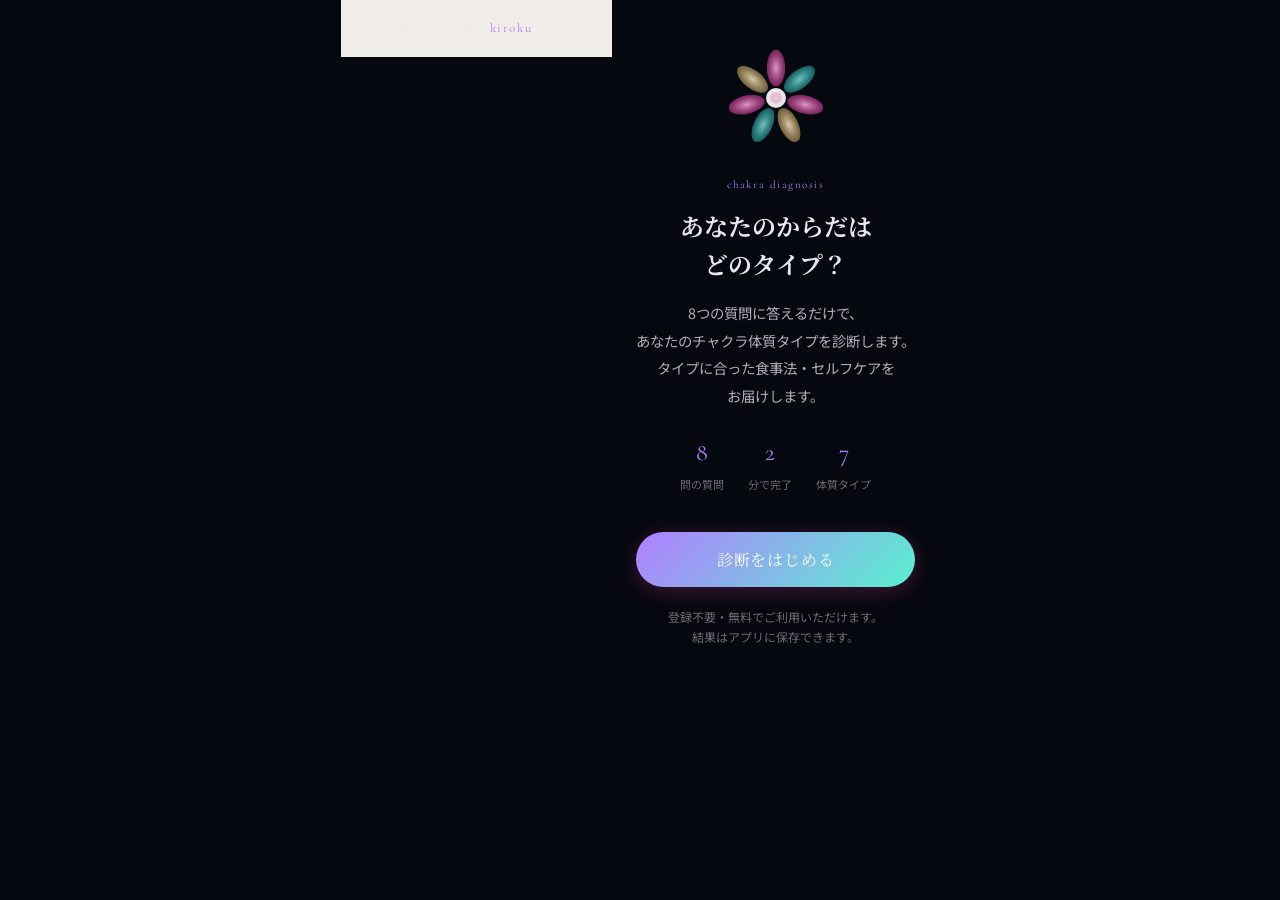
<file: chakra-test.html>
<!DOCTYPE html>
<html lang="ja">
<head>
  <meta charset="UTF-8">
  <meta name="viewport" content="width=device-width, initial-scale=1.0, user-scalable=no">
  <meta name="theme-color" content="#FBF7F2">
  <title>チャクラ体質診断 — kenkou kiroku</title>
  <meta name="description" content="8つの質問であなたのチャクラ体質タイプを診断。あなたに合った食事法・セルフケアをご提案します。">
  <link rel="stylesheet" href="css/app-main.css">
  <style>
    /* ============================================================
       CHAKRA TEST — Page Styles
       ============================================================ */
    * { box-sizing: border-box; margin: 0; padding: 0; }

    body {
      font-family: var(--font-sans);
      background: var(--app-bg);
      color: var(--text-primary);
      min-height: 100vh;
      overflow-x: hidden;
    }

    /* ── Header ── */
    .test-header {
      position: sticky;
      top: 0;
      z-index: 100;
      background: rgba(251,247,242,0.96);
      backdrop-filter: blur(12px);
      border-bottom: 1px solid var(--border-light);
      padding: 14px 20px;
      display: flex;
      align-items: center;
      justify-content: space-between;
    }
    .test-header-logo {
      font-family: var(--font-accent);
      font-size: 0.8125rem;
      letter-spacing: 0.12em;
      color: var(--text-muted);
    }
    .test-header-logo span { color: var(--pink); }
    .test-back-btn {
      font-size: 0.75rem;
      color: var(--text-muted);
      background: none;
      border: none;
      cursor: pointer;
      padding: 4px 8px;
      font-family: var(--font-sans);
    }

    /* ── Progress ── */
    .test-progress-wrap {
      padding: 12px 20px 0;
    }
    .test-progress-bar-outer {
      height: 3px;
      background: var(--border-light);
      border-radius: 2px;
      overflow: hidden;
    }
    .test-progress-bar-inner {
      height: 100%;
      background: linear-gradient(90deg, var(--pink), var(--teal));
      border-radius: 2px;
      transition: width 0.4s ease;
    }
    .test-progress-label {
      font-size: 0.6875rem;
      color: var(--text-muted);
      font-family: var(--font-accent);
      letter-spacing: 0.08em;
      margin-top: 6px;
    }

    /* ── Screens ── */
    .test-screen {
      display: none;
      min-height: calc(100vh - 56px);
      animation: fadeIn 0.35s ease;
    }
    .test-screen.active { display: block; }

    @keyframes fadeIn {
      from { opacity: 0; transform: translateY(12px); }
      to   { opacity: 1; transform: translateY(0); }
    }

    /* ── Intro Screen ── */
    .intro-wrap {
      padding: 48px 24px 40px;
      text-align: center;
      max-width: 480px;
      margin: 0 auto;
    }
    .intro-petal {
      width: 100px;
      height: 100px;
      margin: 0 auto 28px;
    }
    .intro-tag {
      font-family: var(--font-accent);
      font-size: 0.6875rem;
      letter-spacing: 0.14em;
      color: var(--pink);
      margin-bottom: 12px;
    }
    .intro-title {
      font-family: var(--font-serif);
      font-size: 1.5rem;
      color: var(--text-primary);
      line-height: 1.6;
      margin-bottom: 16px;
    }
    .intro-desc {
      font-size: 0.9rem;
      color: var(--text-secondary);
      line-height: 1.9;
      margin-bottom: 32px;
    }
    .intro-info-row {
      display: flex;
      justify-content: center;
      gap: 24px;
      margin-bottom: 36px;
    }
    .intro-info-item {
      text-align: center;
    }
    .intro-info-num {
      font-family: var(--font-accent);
      font-size: 1.5rem;
      color: var(--pink);
      display: block;
      line-height: 1;
      margin-bottom: 4px;
    }
    .intro-info-label {
      font-size: 0.6875rem;
      color: var(--text-muted);
    }
    .btn-start {
      display: block;
      width: 100%;
      max-width: 280px;
      margin: 0 auto;
      padding: 16px 24px;
      background: linear-gradient(135deg, var(--pink), var(--teal));
      color: white;
      border: none;
      border-radius: 32px;
      font-family: var(--font-serif);
      font-size: 1rem;
      cursor: pointer;
      letter-spacing: 0.05em;
      box-shadow: 0 4px 20px rgba(230,63,168,0.25);
      transition: all 0.3s ease;
    }
    .btn-start:hover {
      transform: translateY(-2px);
      box-shadow: 0 8px 28px rgba(230,63,168,0.32);
    }

    /* ── Question Screen ── */
    .question-wrap {
      padding: 32px 24px 100px;
      max-width: 480px;
      margin: 0 auto;
    }
    .question-num {
      font-family: var(--font-accent);
      font-size: 0.6875rem;
      color: var(--text-muted);
      letter-spacing: 0.10em;
      margin-bottom: 12px;
    }
    .question-text {
      font-family: var(--font-serif);
      font-size: 1.125rem;
      color: var(--text-primary);
      line-height: 1.75;
      margin-bottom: 28px;
    }
    .question-sub {
      font-size: 0.8125rem;
      color: var(--text-muted);
      margin-top: -20px;
      margin-bottom: 28px;
      line-height: 1.7;
    }
    .choices-list {
      display: flex;
      flex-direction: column;
      gap: 12px;
    }
    .choice-btn {
      width: 100%;
      text-align: left;
      padding: 16px 20px;
      background: var(--app-bg-card);
      border: 1.5px solid var(--border-light);
      border-radius: 14px;
      font-family: var(--font-serif);
      font-size: 0.9375rem;
      color: var(--text-primary);
      cursor: pointer;
      line-height: 1.65;
      transition: all 0.25s ease;
      position: relative;
      overflow: hidden;
    }
    .choice-btn::before {
      content: '';
      position: absolute;
      left: 0; top: 0; bottom: 0;
      width: 3px;
      background: var(--border-light);
      transition: background 0.25s ease;
    }
    .choice-btn:hover {
      border-color: var(--pink-soft);
      background: var(--pink-pale);
    }
    .choice-btn:hover::before { background: var(--pink); }
    .choice-btn.selected {
      border-color: var(--pink);
      background: var(--pink-pale);
      box-shadow: 0 0 0 3px rgba(230,63,168,0.10);
    }
    .choice-btn.selected::before { background: var(--pink); }
    .choice-label {
      font-size: 0.75rem;
      color: var(--text-muted);
      display: block;
      margin-bottom: 4px;
      font-family: var(--font-sans);
    }

    /* ── Nav buttons ── */
    .question-nav {
      position: fixed;
      bottom: 0; left: 0; right: 0;
      padding: 16px 24px 32px;
      background: linear-gradient(to top, var(--app-bg) 70%, transparent);
      display: flex;
      gap: 12px;
      max-width: 480px;
      margin: 0 auto;
    }
    .btn-next {
      flex: 1;
      padding: 15px 24px;
      background: linear-gradient(135deg, var(--pink), #C02E8E);
      color: white;
      border: none;
      border-radius: 28px;
      font-family: var(--font-serif);
      font-size: 0.9375rem;
      cursor: pointer;
      letter-spacing: 0.05em;
      transition: all 0.25s ease;
      box-shadow: 0 4px 16px rgba(230,63,168,0.28);
    }
    .btn-next:disabled {
      background: var(--border);
      box-shadow: none;
      cursor: not-allowed;
      opacity: 0.6;
    }
    .btn-next:not(:disabled):hover {
      transform: translateY(-1px);
      box-shadow: 0 6px 20px rgba(230,63,168,0.35);
    }
    .btn-prev {
      padding: 15px 20px;
      background: none;
      border: 1.5px solid var(--border);
      border-radius: 28px;
      font-family: var(--font-sans);
      font-size: 0.8125rem;
      color: var(--text-muted);
      cursor: pointer;
      transition: all 0.2s ease;
    }
    .btn-prev:hover { border-color: var(--text-muted); color: var(--text-secondary); }

    /* ── Loading ── */
    .loading-wrap {
      padding: 80px 24px;
      text-align: center;
    }
    .loading-petal {
      width: 72px;
      height: 72px;
      margin: 0 auto 24px;
      animation: rotatePetal 2s linear infinite;
    }
    @keyframes rotatePetal {
      from { transform: rotate(0deg); }
      to   { transform: rotate(360deg); }
    }
    .loading-text {
      font-family: var(--font-serif);
      font-size: 1rem;
      color: var(--text-secondary);
      line-height: 1.9;
    }

    /* ── Result Screen ── */
    .result-wrap {
      max-width: 480px;
      margin: 0 auto;
      padding-bottom: 60px;
    }
    .result-hero {
      padding: 40px 24px 32px;
      text-align: center;
      background: linear-gradient(160deg, var(--pink-pale) 0%, var(--teal-pale) 100%);
      border-bottom: 1px solid var(--border-light);
    }
    .result-tag {
      font-family: var(--font-accent);
      font-size: 0.6875rem;
      letter-spacing: 0.14em;
      color: var(--pink);
      margin-bottom: 8px;
    }
    .result-type-name {
      font-family: var(--font-serif);
      font-size: 1.625rem;
      color: var(--text-primary);
      line-height: 1.5;
      margin-bottom: 8px;
    }
    .result-chakra-badge {
      display: inline-block;
      padding: 4px 14px;
      border-radius: 20px;
      font-size: 0.75rem;
      font-family: var(--font-accent);
      letter-spacing: 0.08em;
      margin-bottom: 16px;
    }
    .result-desc {
      font-size: 0.9rem;
      color: var(--text-secondary);
      line-height: 1.9;
      text-align: left;
      max-width: 360px;
      margin: 0 auto;
    }

    .result-section {
      padding: 24px 24px 0;
    }
    .result-section-title {
      font-family: var(--font-accent);
      font-size: 0.6875rem;
      color: var(--text-muted);
      letter-spacing: 0.12em;
      margin-bottom: 14px;
      padding-bottom: 8px;
      border-bottom: 1px solid var(--border-light);
    }

    /* 症状タグ */
    .result-symptom-tags {
      display: flex;
      flex-wrap: wrap;
      gap: 8px;
      margin-bottom: 4px;
    }
    .result-symptom-tag {
      padding: 5px 12px;
      border-radius: 20px;
      font-size: 0.75rem;
      background: var(--pink-pale);
      border: 1px solid var(--pink-light);
      color: var(--pink);
    }

    /* 食事アドバイス */
    .food-advice-card {
      background: var(--app-bg-card);
      border: 1px solid var(--border-light);
      border-radius: 14px;
      overflow: hidden;
      margin-bottom: 12px;
    }
    .food-advice-head {
      padding: 12px 16px;
      background: var(--teal-pale);
      border-bottom: 1px solid var(--teal-light);
      font-size: 0.8125rem;
      font-weight: 600;
      color: var(--teal-dark);
      font-family: var(--font-serif);
    }
    .food-advice-body {
      padding: 14px 16px;
    }
    .food-advice-item {
      display: flex;
      align-items: flex-start;
      gap: 10px;
      margin-bottom: 10px;
      font-size: 0.875rem;
      color: var(--text-secondary);
      line-height: 1.7;
    }
    .food-advice-item:last-child { margin-bottom: 0; }
    .food-dot {
      width: 6px;
      height: 6px;
      border-radius: 50%;
      background: var(--teal);
      flex-shrink: 0;
      margin-top: 8px;
    }

    /* セルフケア */
    .selfcare-list {
      display: flex;
      flex-direction: column;
      gap: 10px;
    }
    .selfcare-item {
      display: flex;
      align-items: flex-start;
      gap: 12px;
      padding: 12px 14px;
      background: var(--app-bg-card);
      border: 1px solid var(--border-light);
      border-radius: 10px;
      font-size: 0.875rem;
      color: var(--text-secondary);
      line-height: 1.65;
    }
    .selfcare-num {
      font-family: var(--font-accent);
      font-size: 0.75rem;
      color: var(--pink);
      flex-shrink: 0;
      margin-top: 2px;
    }

    /* スコアバー */
    .chakra-score-list {
      display: flex;
      flex-direction: column;
      gap: 10px;
    }
    .chakra-score-row {
      display: flex;
      align-items: center;
      gap: 10px;
    }
    .chakra-score-label {
      font-size: 0.75rem;
      color: var(--text-secondary);
      width: 80px;
      flex-shrink: 0;
    }
    .chakra-score-bar-wrap {
      flex: 1;
      height: 6px;
      background: var(--border-light);
      border-radius: 3px;
      overflow: hidden;
    }
    .chakra-score-bar {
      height: 100%;
      border-radius: 3px;
      transition: width 1s ease 0.3s;
    }
    .chakra-score-val {
      font-family: var(--font-accent);
      font-size: 0.6875rem;
      color: var(--text-muted);
      width: 28px;
      text-align: right;
      flex-shrink: 0;
    }

    /* CTA */
    .result-cta {
      margin: 24px 24px 0;
      padding: 28px 24px;
      background: linear-gradient(135deg, var(--pink-pale), var(--teal-pale));
      border: 1px solid var(--border-light);
      border-radius: 18px;
      text-align: center;
    }
    .result-cta-tag {
      font-family: var(--font-accent);
      font-size: 0.6875rem;
      color: var(--teal);
      letter-spacing: 0.12em;
      margin-bottom: 10px;
    }
    .result-cta-title {
      font-family: var(--font-serif);
      font-size: 1.0625rem;
      color: var(--text-primary);
      line-height: 1.65;
      margin-bottom: 8px;
    }
    .result-cta-desc {
      font-size: 0.8125rem;
      color: var(--text-secondary);
      line-height: 1.75;
      margin-bottom: 20px;
    }
    .btn-save {
      display: block;
      width: 100%;
      padding: 15px 24px;
      background: linear-gradient(135deg, var(--pink), var(--teal));
      color: white;
      border: none;
      border-radius: 28px;
      font-family: var(--font-serif);
      font-size: 0.9375rem;
      cursor: pointer;
      letter-spacing: 0.05em;
      box-shadow: 0 4px 18px rgba(230,63,168,0.22);
      transition: all 0.3s ease;
      margin-bottom: 10px;
      text-decoration: none;
    }
    .btn-save:hover {
      transform: translateY(-2px);
      box-shadow: 0 8px 26px rgba(230,63,168,0.30);
    }
    .btn-app {
      display: block;
      width: 100%;
      padding: 13px 24px;
      background: none;
      border: 1.5px solid var(--teal);
      border-radius: 28px;
      font-family: var(--font-sans);
      font-size: 0.875rem;
      color: var(--teal-dark);
      cursor: pointer;
      letter-spacing: 0.03em;
      transition: all 0.25s ease;
      text-decoration: none;
      text-align: center;
    }
    .btn-app:hover { background: var(--teal-pale); }

    /* LINE CTA */
    .line-cta {
      margin: 16px 24px 0;
      padding: 22px 20px;
      background: #06C755;
      border-radius: 16px;
      text-align: center;
    }
    .line-cta-label {
      font-size: 0.6875rem;
      color: rgba(255,255,255,0.80);
      letter-spacing: 0.10em;
      margin-bottom: 8px;
    }
    .line-cta-title {
      font-family: var(--font-serif);
      font-size: 1rem;
      color: #fff;
      line-height: 1.55;
      margin-bottom: 14px;
    }
    .btn-line {
      display: inline-flex;
      align-items: center;
      gap: 8px;
      padding: 12px 28px;
      background: #fff;
      color: #06C755;
      border-radius: 28px;
      font-size: 0.9rem;
      font-weight: 700;
      letter-spacing: 0.04em;
      text-decoration: none;
      transition: all 0.25s ease;
      box-shadow: 0 3px 12px rgba(0,0,0,0.14);
    }
    .btn-line:hover { transform: translateY(-2px); box-shadow: 0 6px 20px rgba(0,0,0,0.18); }
    .line-cta-sub {
      font-size: 0.72rem;
      color: rgba(255,255,255,0.75);
      margin-top: 10px;
    }

    .result-note {
      text-align: center;
      font-size: 0.75rem;
      color: var(--text-muted);
      padding: 20px 24px 0;
      line-height: 1.7;
    }

    /* Saved badge */
    .saved-badge {
      display: inline-flex;
      align-items: center;
      gap: 6px;
      padding: 5px 14px;
      background: var(--teal-pale);
      border: 1px solid var(--teal-light);
      border-radius: 20px;
      font-size: 0.75rem;
      color: var(--teal-dark);
      margin-bottom: 10px;
    }
    .saved-dot {
      width: 6px;
      height: 6px;
      background: var(--teal);
      border-radius: 50%;
    }
  </style>
</head>
<body>

<!-- ヘッダー -->
<header class="test-header">
  <a href="kk-app.html" class="test-back-btn" style="text-decoration:none;">← アプリへ</a>
  <span class="test-header-logo">kenkou <span>kiroku</span></span>
  <span style="width:60px;"></span>
</header>

<!-- プログレスバー（質問中のみ表示） -->
<div class="test-progress-wrap" id="progressWrap" style="display:none;">
  <div class="test-progress-bar-outer">
    <div class="test-progress-bar-inner" id="progressBar" style="width:0%"></div>
  </div>
  <p class="test-progress-label" id="progressLabel">question 1 / 8</p>
</div>

<!-- ============================================================
     SCREEN: INTRO
     ============================================================ -->
<div class="test-screen active" id="screen-intro">
  <div class="intro-wrap">
    <!-- 花びらSVG -->
    <div class="intro-petal">
      <svg viewBox="0 0 120 120" fill="none" xmlns="http://www.w3.org/2000/svg">
        <defs>
          <radialGradient id="ig1" cx="50%" cy="50%" r="50%">
            <stop offset="0%" stop-color="#F2A8D8" stop-opacity="0.9"/>
            <stop offset="100%" stop-color="#E63FA8" stop-opacity="0.5"/>
          </radialGradient>
          <radialGradient id="ig2" cx="50%" cy="50%" r="50%">
            <stop offset="0%" stop-color="#7DD4D1" stop-opacity="0.9"/>
            <stop offset="100%" stop-color="#27B7B3" stop-opacity="0.5"/>
          </radialGradient>
          <radialGradient id="ig3" cx="50%" cy="50%" r="50%">
            <stop offset="0%" stop-color="#F0DFB8" stop-opacity="0.9"/>
            <stop offset="100%" stop-color="#D8B56A" stop-opacity="0.5"/>
          </radialGradient>
        </defs>
        <ellipse cx="60" cy="24" rx="11" ry="22" fill="url(#ig1)" transform="rotate(0 60 60)"/>
        <ellipse cx="60" cy="24" rx="11" ry="22" fill="url(#ig2)" transform="rotate(51.4 60 60)"/>
        <ellipse cx="60" cy="24" rx="11" ry="22" fill="url(#ig1)" transform="rotate(102.8 60 60)"/>
        <ellipse cx="60" cy="24" rx="11" ry="22" fill="url(#ig3)" transform="rotate(154.3 60 60)"/>
        <ellipse cx="60" cy="24" rx="11" ry="22" fill="url(#ig2)" transform="rotate(205.7 60 60)"/>
        <ellipse cx="60" cy="24" rx="11" ry="22" fill="url(#ig1)" transform="rotate(257.1 60 60)"/>
        <ellipse cx="60" cy="24" rx="11" ry="22" fill="url(#ig3)" transform="rotate(308.6 60 60)"/>
        <circle cx="60" cy="60" r="12" fill="white" opacity="0.9"/>
        <circle cx="60" cy="60" r="7" fill="url(#ig1)" opacity="0.5"/>
      </svg>
    </div>

    <p class="intro-tag">chakra diagnosis</p>
    <h1 class="intro-title">あなたのからだは<br>どのタイプ？</h1>
    <p class="intro-desc">
      8つの質問に答えるだけで、<br>
      あなたのチャクラ体質タイプを診断します。<br>
      タイプに合った食事法・セルフケアを<br>
      お届けします。
    </p>

    <div class="intro-info-row">
      <div class="intro-info-item">
        <span class="intro-info-num">8</span>
        <span class="intro-info-label">問の質問</span>
      </div>
      <div class="intro-info-item">
        <span class="intro-info-num">2</span>
        <span class="intro-info-label">分で完了</span>
      </div>
      <div class="intro-info-item">
        <span class="intro-info-num">7</span>
        <span class="intro-info-label">体質タイプ</span>
      </div>
    </div>

    <button class="btn-start" id="startBtn">診断をはじめる</button>

    <p style="font-size:0.75rem; color:var(--text-muted); margin-top:20px; line-height:1.7;">
      登録不要・無料でご利用いただけます。<br>
      結果はアプリに保存できます。
    </p>
  </div>
</div>

<!-- ============================================================
     SCREEN: QUESTION
     ============================================================ -->
<div class="test-screen" id="screen-question">
  <div class="question-wrap">
    <p class="question-num" id="questionNum">question 1</p>
    <h2 class="question-text" id="questionText"></h2>
    <p class="question-sub" id="questionSub" style="display:none;"></p>
    <div class="choices-list" id="choicesList"></div>
  </div>

  <div class="question-nav" style="position:fixed; bottom:0; left:0; right:0; padding:16px 24px 32px; background:linear-gradient(to top, var(--app-bg) 70%, transparent);">
    <button class="btn-prev" id="prevBtn" style="display:none;">← 前へ</button>
    <button class="btn-next" id="nextBtn" disabled>次へ →</button>
  </div>
</div>

<!-- ============================================================
     SCREEN: LOADING
     ============================================================ -->
<div class="test-screen" id="screen-loading">
  <div class="loading-wrap">
    <div class="loading-petal">
      <svg viewBox="0 0 80 80" fill="none">
        <defs>
          <radialGradient id="lg1" cx="50%" cy="50%" r="50%">
            <stop offset="0%" stop-color="#F2A8D8"/>
            <stop offset="100%" stop-color="#E63FA8" stop-opacity="0.4"/>
          </radialGradient>
          <radialGradient id="lg2" cx="50%" cy="50%" r="50%">
            <stop offset="0%" stop-color="#7DD4D1"/>
            <stop offset="100%" stop-color="#27B7B3" stop-opacity="0.4"/>
          </radialGradient>
        </defs>
        <ellipse cx="40" cy="12" rx="7" ry="14" fill="url(#lg1)" transform="rotate(0 40 40)"/>
        <ellipse cx="40" cy="12" rx="7" ry="14" fill="url(#lg2)" transform="rotate(72 40 40)"/>
        <ellipse cx="40" cy="12" rx="7" ry="14" fill="url(#lg1)" transform="rotate(144 40 40)"/>
        <ellipse cx="40" cy="12" rx="7" ry="14" fill="url(#lg2)" transform="rotate(216 40 40)"/>
        <ellipse cx="40" cy="12" rx="7" ry="14" fill="url(#lg1)" transform="rotate(288 40 40)"/>
        <circle cx="40" cy="40" r="8" fill="white" opacity="0.9"/>
      </svg>
    </div>
    <p class="loading-text">
      あなたのチャクラを<br>分析しています…
    </p>
  </div>
</div>

<!-- ============================================================
     SCREEN: RESULT
     ============================================================ -->
<div class="test-screen" id="screen-result">
  <div class="result-wrap">

    <!-- ヒーロー -->
    <div class="result-hero" id="resultHero">
      <p class="result-tag">your chakra type</p>
      <h2 class="result-type-name" id="resultTypeName">—</h2>
      <div class="result-chakra-badge" id="resultBadge">—</div>
      <p class="result-desc" id="resultDesc">—</p>
    </div>

    <!-- 関連する不調 -->
    <div class="result-section">
      <p class="result-section-title">関連しやすい不調・症状</p>
      <div class="result-symptom-tags" id="resultSymptoms"></div>
    </div>

    <!-- チャクラスコア -->
    <div class="result-section" style="margin-top:20px;">
      <p class="result-section-title">あなたのチャクラスコア</p>
      <div class="chakra-score-list" id="chakraScoreList"></div>
    </div>

    <!-- 食事アドバイス -->
    <div class="result-section" style="margin-top:20px;">
      <p class="result-section-title">あなたに合った食事法</p>
      <div id="foodAdviceArea"></div>
    </div>

    <!-- セルフケア -->
    <div class="result-section" style="margin-top:20px;">
      <p class="result-section-title">おすすめセルフケア</p>
      <div class="selfcare-list" id="selfcareList"></div>
    </div>

    <!-- CTA -->
    <div class="result-cta">
      <p class="result-cta-tag">next step</p>
      <h3 class="result-cta-title">診断結果をアプリに保存して<br>毎日の記録に活かしましょう</h3>
      <p class="result-cta-desc">
        あなたのタイプに合わせた記録ができます。<br>
        記録が積み重なるほど、からだのパターンが<br>見えてきます。
      </p>
      <button class="btn-save" id="saveToAppBtn">アプリに結果を保存する</button>
      <a href="kk-app.html" class="btn-app" id="goAppBtn">アプリを開く →</a>
    </div>

    <!-- LINE CTA -->
    <div class="line-cta">
      <p class="line-cta-label">LINE 公式アカウント</p>
      <p class="line-cta-title">結果をLINEに保存して<br>あなたに合った食事のヒントを受け取る</p>
      <a href="https://lin.ee/86IJ6Vk" class="btn-line" target="_blank" rel="noopener">
        <svg width="22" height="22" viewBox="0 0 40 40" fill="none" aria-hidden="true"><rect width="40" height="40" rx="10" fill="#06C755"/><path d="M20 8C12.268 8 6 13.373 6 20c0 5.97 5.065 10.963 11.91 11.826.464.1 1.096.305 1.256.7.144.358.094.92.046 1.282l-.203 1.219c-.062.358-.286 1.4 1.227.764 1.513-.637 8.166-4.808 11.14-8.232C33.124 25.17 34 22.67 34 20c0-6.627-6.268-12-14-12z" fill="white"/><path d="M16.5 17.5h-1a.5.5 0 0 0-.5.5v5a.5.5 0 0 0 .5.5h1a.5.5 0 0 0 .5-.5V18a.5.5 0 0 0-.5-.5zm8 0h-1a.5.5 0 0 0-.5.5v3l-2.5-3.2a.5.5 0 0 0-.4-.2h-1a.5.5 0 0 0-.5.5v5a.5.5 0 0 0 .5.5h1a.5.5 0 0 0 .5-.5V20l2.5 3.2a.5.5 0 0 0 .4.2h1a.5.5 0 0 0 .5-.5V18a.5.5 0 0 0-.5-.5zm-5-1.5h-3a.5.5 0 0 0-.5.5v.5a.5.5 0 0 0 .5.5H18v.5h-1.5a.5.5 0 0 0-.5.5v.5a.5.5 0 0 0 .5.5H18v.5h-1.5a.5.5 0 0 0-.5.5v.5a.5.5 0 0 0 .5.5h3a.5.5 0 0 0 .5-.5V16.5a.5.5 0 0 0-.5-.5z" fill="#06C755"/></svg>
        LINEに登録する（無料）
      </a>
      <p class="line-cta-sub">登録するだけで、タイプ別「7日間食事ガイド（PDF）」をプレゼント</p>
    </div>

    <p class="result-note">
      このアプリは医療アドバイスを提供するものではありません。<br>
      気になる症状は婦人科・専門医へご相談ください。
    </p>

  </div>
</div>

<!-- ============================================================
     JavaScript
     ============================================================ -->
<script>
'use strict';

// ────────────────────────────────────────────────────────────
// 質問定義（8問）
// ────────────────────────────────────────────────────────────
const QUESTIONS = [
  {
    id: 1,
    text: '今、からだで最も気になっている場所はどこですか？',
    sub: '直感で選んでください。',
    choices: [
      { label: 'A', text: '骨盤・腰まわり・足の冷えや重さ', scores: { root: 3, sacral: 1 } },
      { label: 'B', text: '子宮・卵巣まわり・生理の不調', scores: { sacral: 3, root: 1 } },
      { label: 'C', text: 'お腹・胃腸・消化の不調', scores: { solar: 3 } },
      { label: 'D', text: '胸・心臓まわり・息苦しさ', scores: { heart: 3 } },
      { label: 'E', text: '喉・肩・首まわりのこり・緊張', scores: { throat: 3 } },
      { label: 'F', text: '頭痛・目の疲れ・眠れない', scores: { thirdeye: 3 } },
      { label: 'G', text: '全身の疲れ・感情の波・何となくすっきりしない', scores: { crown: 3 } },
    ],
  },
  {
    id: 2,
    text: '感情面で、最近よく感じることはありますか？',
    choices: [
      { label: 'A', text: '不安感・落ち着けない・将来への心配', scores: { root: 3, crown: 1 } },
      { label: 'B', text: 'ホルモンの波に乗った感情の揺れ・悲しみ', scores: { sacral: 3 } },
      { label: 'C', text: '自分への批判・「できない」という焦り', scores: { solar: 3 } },
      { label: 'D', text: '孤独感・人間関係の疲れ・愛されたい', scores: { heart: 3 } },
      { label: 'E', text: '言いたいことが言えない・我慢している', scores: { throat: 3 } },
      { label: 'F', text: '考えすぎ・ぐるぐると思考が止まらない', scores: { thirdeye: 3 } },
      { label: 'G', text: '全体的に感情が乱れやすい・ストレスが抜けない', scores: { crown: 3 } },
    ],
  },
  {
    id: 3,
    text: '生理・ホルモンについて、気になることはありますか？',
    sub: '「特にない」方はGを選んでください。',
    choices: [
      { label: 'A', text: '生理痛が強い・経血量が多い・生理不順', scores: { sacral: 3, root: 1 } },
      { label: 'B', text: 'PMSがひどい・生理前の気分の波が激しい', scores: { sacral: 2, crown: 2 } },
      { label: 'C', text: '子宮筋腫・卵巣嚢腫・子宮内膜症と診断されたことがある', scores: { sacral: 3, root: 2 } },
      { label: 'D', text: '無月経・生理がこない・更年期に近い症状', scores: { root: 2, sacral: 2 } },
      { label: 'E', text: '婦人科には行ったことがないが、なんとなく不調', scores: { sacral: 1, root: 1, crown: 1 } },
      { label: 'F', text: '生理は特に問題ないが、ホルモンバランスが乱れている気がする', scores: { crown: 2, thirdeye: 1 } },
      { label: 'G', text: '特に気になることはない', scores: { crown: 1 } },
    ],
  },
  {
    id: 4,
    text: '食事の傾向として、当てはまるものはどれですか？',
    choices: [
      { label: 'A', text: '冷たいもの・生ものが多い・からだが冷えやすい', scores: { root: 3 } },
      { label: 'B', text: '甘いもの・小麦が多い・食後にお腹が張る', scores: { sacral: 2, solar: 2 } },
      { label: 'C', text: '食べすぎてしまう・または食欲がわかない', scores: { solar: 3 } },
      { label: 'D', text: '食事を抜いてしまうことが多い・不規則', scores: { root: 2, heart: 1 } },
      { label: 'E', text: '辛いもの・刺激物・アルコールが多い', scores: { throat: 2, solar: 1 } },
      { label: 'F', text: 'カフェインが多い・眠れないほど頭が活性化している', scores: { thirdeye: 2, crown: 1 } },
      { label: 'G', text: 'バランスよく食べているが、なんとなく体調が優れない', scores: { crown: 2 } },
    ],
  },
  {
    id: 5,
    text: '睡眠について、最も近いものを選んでください。',
    choices: [
      { label: 'A', text: 'なかなか眠れない・眠りが浅い', scores: { thirdeye: 2, crown: 2 } },
      { label: 'B', text: '寝ても疲れがとれない・朝が辛い', scores: { root: 2, crown: 2 } },
      { label: 'C', text: '生理前後に特に眠れない・眠りすぎる', scores: { sacral: 3 } },
      { label: 'D', text: '考えごとが多くて眠れない', scores: { thirdeye: 3 } },
      { label: 'E', text: '感情が揺れた日は眠れない', scores: { heart: 2, crown: 2 } },
      { label: 'F', text: '肩・首こりがひどくて眠れない', scores: { throat: 3 } },
      { label: 'G', text: '特に問題ない', scores: { root: 1 } },
    ],
  },
  {
    id: 6,
    text: '人間関係・コミュニケーションについて、当てはまるものは？',
    choices: [
      { label: 'A', text: '人といると疲れる・人間関係に消耗している', scores: { heart: 2, crown: 2 } },
      { label: 'B', text: '自分の意見を言えない・NOが言えない', scores: { throat: 3 } },
      { label: 'C', text: '人に合わせすぎてしまう・自分を後回しにする', scores: { heart: 3 } },
      { label: 'D', text: '孤独を感じている・つながりたいが怖い', scores: { root: 2, heart: 2 } },
      { label: 'E', text: '感情が爆発してしまうことがある', scores: { sacral: 2, crown: 2 } },
      { label: 'F', text: '頭でわかっているが行動できない', scores: { thirdeye: 2, solar: 2 } },
      { label: 'G', text: '特に問題ない', scores: { root: 1 } },
    ],
  },
  {
    id: 7,
    text: 'セルフケアへの取り組みとして、今のあなたに近いものは？',
    choices: [
      { label: 'A', text: 'からだを温めること・冷え対策をしたい', scores: { root: 3 } },
      { label: 'B', text: '骨盤まわりのケア・ホルモンバランスを整えたい', scores: { sacral: 3 } },
      { label: 'C', text: '腸活・消化を良くしたい', scores: { solar: 3 } },
      { label: 'D', text: '感情を安定させたい・自分を愛したい', scores: { heart: 3 } },
      { label: 'E', text: '自分の気持ちを表現できるようになりたい', scores: { throat: 3 } },
      { label: 'F', text: '睡眠の質を上げたい・頭を休ませたい', scores: { thirdeye: 3 } },
      { label: 'G', text: 'ストレスを根本から解消したい・全身を整えたい', scores: { crown: 3 } },
    ],
  },
  {
    id: 8,
    text: 'このアプリを使って、一番叶えたいことは何ですか？',
    choices: [
      { label: 'A', text: '冷えや疲れを解消して、からだの基盤を作りたい', scores: { root: 3 } },
      { label: 'B', text: '生理・卵巣・子宮のトラブルを改善したい', scores: { sacral: 3 } },
      { label: 'C', text: '消化を整えて、体型・肌・腸を改善したい', scores: { solar: 3 } },
      { label: 'D', text: '感情を安定させて、毎日を穏やかに過ごしたい', scores: { heart: 3 } },
      { label: 'E', text: '自分らしく表現できる、軽やかなからだになりたい', scores: { throat: 3 } },
      { label: 'F', text: '直感を磨いて、自分のからだの声を聴けるようになりたい', scores: { thirdeye: 3 } },
      { label: 'G', text: 'ストレス・疲れ・感情の波を根本から整えたい', scores: { crown: 3 } },
    ],
  },
];

// ────────────────────────────────────────────────────────────
// チャクラタイプ定義（7タイプ）
// ────────────────────────────────────────────────────────────
const CHAKRA_TYPES = {
  root: {
    name: 'グランディングタイプ',
    chakra: '第1チャクラ（ルート）',
    color: '#E63FA8',
    colorLight: '#FAE8F4',
    desc: '骨盤底・腰まわりのエネルギーが低下しやすいタイプです。冷えや疲れ、免疫の低下が起きやすく、「安心・安全」の感覚を養うことがからだの整えにつながります。温めること、グランディングが鍵です。',
    symptoms: ['冷え性', '慢性疲労', '腰痛', '免疫低下', '足のむくみ', '不安感', '生理不順'],
    food: {
      title: 'からだを温める・根を張る食事',
      items: [
        '根菜類（ごぼう・れんこん・にんじん・大根）を毎食取り入れる',
        '温かいスープ・味噌汁で内臓を温める',
        '黒豆・小豆など「黒・赤」の食材で腎を養う',
        '砂糖・生もの・冷たい飲み物を控える',
        '白湯を1日1,000ml以上飲む',
      ],
    },
    selfcare: [
      'お腹・腰まわりをカイロや湯たんぽで温める',
      '1日5分の足裏マッサージで地に足をつける感覚を養う',
      '深呼吸しながら「今ここにいる」と感じる瞑想を行う',
      '裸足で土・芝生の上を歩く（グランディング）',
    ],
  },
  sacral: {
    name: '女性性開花タイプ',
    chakra: '第2チャクラ（サクラル）',
    color: '#FF9A4A',
    colorLight: '#FFF3E8',
    desc: '子宮・卵巣と深く関わる第2チャクラが乱れやすいタイプです。生理不順・PMS・卵巣嚢腫・子宮筋腫・子宮内膜症などの婦人科症状が出やすく、女性ホルモンのバランスを整えることが最優先です。創造性と感受性を大切に。',
    symptoms: ['生理痛', 'PMS', '卵巣嚢腫', '子宮筋腫', '子宮内膜症', 'PCOS', '生理不順', '感情の波'],
    food: {
      title: '女性ホルモンを整える食事',
      items: [
        '発酵食品（味噌・ぬか漬け・甘酒）で腸内環境を整える',
        'ビタミンE（アーモンド・アボカド・かぼちゃ）でホルモン産生を支える',
        '鉄分（ほうれん草・あさり・レバー）で血液を作る',
        '小麦・砂糖・乳製品を控えてエストロゲン過多を防ぐ',
        'EPA/DHA（青魚・亜麻仁油）で炎症を抑える',
      ],
    },
    selfcare: [
      '骨盤底筋エクササイズを毎日5分行う',
      '下腹部を温めるホットパックを就寝前に使う',
      '月経周期を記録して自分のリズムを知る',
      '創造的な活動（絵・料理・書くこと）で感情を表現する',
    ],
  },
  solar: {
    name: '消化力回復タイプ',
    chakra: '第3チャクラ（ソーラープレクサス）',
    color: '#C9A44A',
    colorLight: '#FDF8E8',
    desc: 'お腹・胃腸・消化器官のエネルギーが乱れやすいタイプです。消化不良・腸の不調・食欲の波・自己肯定感の低下が起きやすく、「腸を整えること」がからだと心の両方に働きかけます。自分を信頼する力を育てましょう。',
    symptoms: ['消化不良', '腸の不調', '胃の張り', '便秘・下痢', '食欲不振', '食べすぎ', '自己肯定感の低下'],
    food: {
      title: '腸と消化力を整える食事',
      items: [
        '発酵食品（納豆・ヨーグルト・キムチ）で腸内フローラを整える',
        '食物繊維（玄米・オートミール・海藻）で腸を掃除する',
        '消化酵素（大根おろし・パパイヤ・パイナップル）を取り入れる',
        '食事は腹8分目・よく噛んでゆっくり食べる',
        '揚げ物・加工食品・過食を控える',
      ],
    },
    selfcare: [
      'お腹（おへその周り）を時計回りに優しくマッサージする',
      '食後30分は横にならず消化を助ける軽い散歩をする',
      '「今日の自分はよくやった」と毎晩3つ書き出す習慣をつける',
      '深腹式呼吸で横隔膜を動かし腸の動きを促進する',
    ],
  },
  heart: {
    name: '愛と受容タイプ',
    chakra: '第4チャクラ（ハート）',
    color: '#6BCB6B',
    colorLight: '#F0FAF0',
    desc: '心臓・胸まわりのエネルギーが乱れやすいタイプです。感情の傷・人間関係の疲れ・自己犠牲が起きやすく、まず自分自身を愛することが回復の鍵です。「与える前に、自分を満たす」ことを意識しましょう。',
    symptoms: ['胸の緊張', '息苦しさ', '動悸', '感情の波', '孤独感', '人間関係の疲れ', '自己犠牲'],
    food: {
      title: '心臓と感情を安定させる食事',
      items: [
        'マグネシウム（ナッツ・バナナ・ほうれん草）で神経を鎮める',
        'オメガ3脂肪酸（青魚・亜麻仁油・チアシード）で炎症を抑える',
        '緑の野菜（ほうれん草・小松菜・ブロッコリー）を積極的に摂る',
        'カフェイン・アルコールを控えて心臓への負担を減らす',
        '苦み成分（ゴーヤ・春菊）で夏の心を整える（夏タイプ）',
      ],
    },
    selfcare: [
      '両手を胸に当て、深呼吸しながら「私は愛されている」と感じる',
      '毎晩3つの「今日の感謝」を書き出す',
      '好きな香り（ローズ・ゼラニウム）のアロマでリラックスする',
      '信頼できる人に「ありがとう」を伝える練習をする',
    ],
  },
  throat: {
    name: '自己表現解放タイプ',
    chakra: '第5チャクラ（スロート）',
    color: '#27B7B3',
    colorLight: '#EAF7F7',
    desc: '喉・声・首まわりのエネルギーが滞りやすいタイプです。言いたいことが言えない・NOが言えない状態が続くと、肩こり・喉の違和感・甲状腺の不調につながります。「自分の声を出すこと」が解放の第一歩です。',
    symptoms: ['肩こり', '首のこり', '喉の違和感', '甲状腺の不調', '声が出にくい', '言えない'],
    food: {
      title: '喉・甲状腺を養う食事',
      items: [
        'ヨード（海藻・昆布・わかめ）で甲状腺機能を支える',
        'ビタミンC（パプリカ・ブロッコリー・レモン）で粘膜を守る',
        '白い食材（大根・ゆり根・白きくらげ）で肺・喉を潤す',
        '刺激物（辛いもの・アルコール）を控えて粘膜を保護する',
        '温かい飲み物（白湯・ハーブティー）を意識して摂る',
      ],
    },
    selfcare: [
      '1日1回、声に出して読む・歌う・朗読するなど「声を使う」時間を作る',
      '首まわりのストレッチをゆっくり行い緊張をほぐす',
      '日記に「本当は何が言いたかった？」と書く',
      '信頼できる人に「実は…」と一つ本音を話してみる',
    ],
  },
  thirdeye: {
    name: '直感・洞察覚醒タイプ',
    chakra: '第6チャクラ（サードアイ）',
    color: '#6C4A67',
    colorLight: '#F4EFF4',
    desc: '眉間・頭部・自律神経が過活動になりやすいタイプです。考えすぎ・不眠・頭痛・目の疲れが続きやすく、「頭を休ませること」が最優先です。直感と思考のバランスを取り戻すことで、からだ全体が整います。',
    symptoms: ['頭痛', '不眠', '目の疲れ', '考えすぎ', '自律神経の乱れ', '偏頭痛', '直感の乱れ'],
    food: {
      title: '脳・神経・睡眠を整える食事',
      items: [
        'トリプトファン（バナナ・豆腐・ナッツ）でセロトニン・メラトニンを産生',
        'マグネシウム（ダークチョコ・ナッツ・海藻）で神経を鎮静化',
        'ビタミンB群（玄米・豆類・卵）で神経系を整える',
        'カフェインを14時以降は控えて睡眠の質を守る',
        '紫の食材（ブルーベリー・なす・黒米）で松果体を養う',
      ],
    },
    selfcare: [
      '就寝1時間前にスマホ・PC画面をオフにする',
      '目を温めるアイピローや蒸しタオルで目の疲れを取る',
      '寝る前に「今日考えたことを全部紙に書き出す」ブレインダンプを行う',
      '朝起きたら5分間、何も考えずに白湯を飲む「静かな時間」を持つ',
    ],
  },
  crown: {
    name: '全身統合・感情調和タイプ',
    chakra: '第7チャクラ（クラウン）',
    color: '#9B7EC8',
    colorLight: '#F2EEF9',
    desc: '全身のエネルギーバランスが乱れやすく、ストレス・感情の波・ホルモン全体への影響が出やすいタイプです。特定の部位というよりも「自律神経全体の乱れ」として表れます。根本的なライフスタイルの見直しが最も効果的です。',
    symptoms: ['全身疲労', '感情の不安定', 'ホルモンバランス崩壊', '自律神経の乱れ', '燃え尽き感', '無気力'],
    food: {
      title: '自律神経・ホルモン全体を整える食事',
      items: [
        '加工食品・添加物を徹底的に減らしてからだの負荷を下げる',
        '腸活（発酵食品＋食物繊維）で幸せホルモン・セロトニンの産生を促す',
        '良質な脂質（オリーブオイル・アボカド・ナッツ）でホルモン材料を補給',
        '毎食タンパク質を意識して摂り、筋肉とホルモンの材料を確保する',
        '砂糖・小麦・乳製品を1週間控えて体の変化を観察する',
      ],
    },
    selfcare: [
      '朝の10分間、日光を浴びながら深呼吸するルーティンを作る',
      '週1回「完全休息日」を設け、予定を入れない日を作る',
      '瞑想・ヨガ・森林浴など「副交感神経を優位にする時間」を週3回以上持つ',
      'kenkou kiroku アプリで毎日の食事・断食・感情を記録して、自分のパターンを見つける',
    ],
  },
};

const CHAKRA_LABELS = {
  root: '第1（ルート）',
  sacral: '第2（サクラル）',
  solar: '第3（ソーラー）',
  heart: '第4（ハート）',
  throat: '第5（スロート）',
  thirdeye: '第6（サードアイ）',
  crown: '第7（クラウン）',
};

const CHAKRA_COLORS = {
  root:      '#E63FA8',
  sacral:    '#FF9A4A',
  solar:     '#C9A44A',
  heart:     '#6BCB6B',
  throat:    '#27B7B3',
  thirdeye:  '#6C4A67',
  crown:     '#9B7EC8',
};

// ────────────────────────────────────────────────────────────
// State
// ────────────────────────────────────────────────────────────
const state = {
  currentQuestion: 0,
  answers: [],            // 各質問の選択インデックス
  scores: {
    root: 0, sacral: 0, solar: 0,
    heart: 0, throat: 0, thirdeye: 0, crown: 0,
  },
  resultType: null,
};

// ────────────────────────────────────────────────────────────
// DOM helpers
// ────────────────────────────────────────────────────────────
const $ = id => document.getElementById(id);

function showScreen(id) {
  document.querySelectorAll('.test-screen').forEach(s => s.classList.remove('active'));
  document.getElementById('screen-' + id).classList.add('active');
}

// ────────────────────────────────────────────────────────────
// Progress bar
// ────────────────────────────────────────────────────────────
function updateProgress(qIndex) {
  const pct = Math.round((qIndex / QUESTIONS.length) * 100);
  $('progressBar').style.width = pct + '%';
  $('progressLabel').textContent = `question ${qIndex + 1} / ${QUESTIONS.length}`;
}

// ────────────────────────────────────────────────────────────
// Question rendering
// ────────────────────────────────────────────────────────────
function renderQuestion(index) {
  const q = QUESTIONS[index];
  $('questionNum').textContent = `question ${index + 1}`;
  $('questionText').textContent = q.text;

  const subEl = $('questionSub');
  if (q.sub) {
    subEl.textContent = q.sub;
    subEl.style.display = 'block';
  } else {
    subEl.style.display = 'none';
  }

  const list = $('choicesList');
  list.innerHTML = q.choices.map((c, i) => `
    <button class="choice-btn${state.answers[index] === i ? ' selected' : ''}"
            data-index="${i}" type="button">
      <span class="choice-label">${c.label}</span>
      ${c.text}
    </button>
  `).join('');

  // 選択イベント
  list.querySelectorAll('.choice-btn').forEach(btn => {
    btn.addEventListener('click', () => {
      list.querySelectorAll('.choice-btn').forEach(b => b.classList.remove('selected'));
      btn.classList.add('selected');
      state.answers[index] = parseInt(btn.dataset.index);
      $('nextBtn').disabled = false;
    });
  });

  // ナビ
  $('nextBtn').disabled = (state.answers[index] === undefined);
  $('prevBtn').style.display = index > 0 ? 'block' : 'none';
  $('nextBtn').textContent = index === QUESTIONS.length - 1 ? '結果を見る' : '次へ →';

  updateProgress(index);
}

// ────────────────────────────────────────────────────────────
// Score calculation
// ────────────────────────────────────────────────────────────
function calcScores() {
  const scores = { root: 0, sacral: 0, solar: 0, heart: 0, throat: 0, thirdeye: 0, crown: 0 };
  state.answers.forEach((ansIdx, qIdx) => {
    const chosen = QUESTIONS[qIdx].choices[ansIdx];
    if (!chosen) return;
    Object.entries(chosen.scores).forEach(([key, val]) => {
      if (scores[key] !== undefined) scores[key] += val;
    });
  });
  state.scores = scores;
  // 最高スコアのタイプを返す
  return Object.entries(scores).sort((a, b) => b[1] - a[1])[0][0];
}

// ────────────────────────────────────────────────────────────
// Result rendering
// ────────────────────────────────────────────────────────────
function renderResult(typeKey) {
  const type = CHAKRA_TYPES[typeKey];
  state.resultType = typeKey;

  // ヒーロー
  $('resultTypeName').textContent = type.name;

  const badge = $('resultBadge');
  badge.textContent = type.chakra;
  badge.style.background = type.colorLight;
  badge.style.color = type.color;
  badge.style.border = `1px solid ${type.color}33`;

  $('resultDesc').textContent = type.desc;

  // 症状タグ
  $('resultSymptoms').innerHTML = type.symptoms.map(s =>
    `<span class="result-symptom-tag" style="background:${type.colorLight}; border-color:${type.color}33; color:${type.color};">${s}</span>`
  ).join('');

  // チャクラスコアバー
  const maxScore = Math.max(...Object.values(state.scores)) || 1;
  $('chakraScoreList').innerHTML = Object.entries(state.scores)
    .sort((a, b) => b[1] - a[1])
    .map(([key, val]) => `
      <div class="chakra-score-row">
        <span class="chakra-score-label">${CHAKRA_LABELS[key]}</span>
        <div class="chakra-score-bar-wrap">
          <div class="chakra-score-bar" style="width:${Math.round((val/maxScore)*100)}%; background:${CHAKRA_COLORS[key]};"></div>
        </div>
        <span class="chakra-score-val">${val}pt</span>
      </div>
    `).join('');

  // 食事アドバイス
  $('foodAdviceArea').innerHTML = `
    <div class="food-advice-card">
      <div class="food-advice-head">${type.food.title}</div>
      <div class="food-advice-body">
        ${type.food.items.map(item => `
          <div class="food-advice-item">
            <div class="food-dot" style="background:${type.color};"></div>
            <span>${item}</span>
          </div>
        `).join('')}
      </div>
    </div>
  `;

  // セルフケア
  $('selfcareList').innerHTML = type.selfcare.map((item, i) => `
    <div class="selfcare-item">
      <span class="selfcare-num" style="color:${type.color};">${String(i+1).padStart(2,'0')}</span>
      <span>${item}</span>
    </div>
  `).join('');
}

// ────────────────────────────────────────────────────────────
// Save to app
// ────────────────────────────────────────────────────────────
function saveResultToApp() {
  try {
    localStorage.setItem('kk_chakra_test_type',   state.resultType);
    localStorage.setItem('kk_chakra_test_date',   new Date().toISOString().slice(0,10));
    localStorage.setItem('kk_chakra_test_scores', JSON.stringify(state.scores));

    const btn = $('saveToAppBtn');
    btn.textContent = '保存しました';
    btn.style.background = 'linear-gradient(135deg, var(--teal), #1E9490)';
    btn.disabled = true;

    // 保存済みバッジを表示
    const badge = document.createElement('div');
    badge.className = 'saved-badge';
    badge.innerHTML = '<div class="saved-dot"></div>アプリに保存済み';
    btn.parentNode.insertBefore(badge, btn);

  } catch(e) {
    alert('保存に失敗しました。アプリを再度お試しください。');
  }
}

// ────────────────────────────────────────────────────────────
// Event listeners
// ────────────────────────────────────────────────────────────
$('startBtn').addEventListener('click', () => {
  showScreen('question');
  $('progressWrap').style.display = 'block';
  renderQuestion(0);
});

$('nextBtn').addEventListener('click', () => {
  const current = state.currentQuestion;
  if (current < QUESTIONS.length - 1) {
    state.currentQuestion++;
    renderQuestion(state.currentQuestion);
    window.scrollTo({ top: 0, behavior: 'smooth' });
  } else {
    // 最後の質問 → ローディング → 結果
    showScreen('loading');
    $('progressWrap').style.display = 'none';
    setTimeout(() => {
      const topType = calcScores();
      renderResult(topType);
      showScreen('result');
      window.scrollTo({ top: 0, behavior: 'smooth' });
    }, 2000);
  }
});

$('prevBtn').addEventListener('click', () => {
  if (state.currentQuestion > 0) {
    state.currentQuestion--;
    renderQuestion(state.currentQuestion);
    window.scrollTo({ top: 0, behavior: 'smooth' });
  }
});

document.getElementById('saveToAppBtn').addEventListener('click', function() {
  // 診断結果を独立キーで保存（アプリから読み取れるように）
  
  // state から結果を取得
  const topType = state.resultType;  // 'sacral', 'root' など
  const scores = state.scores;        // 各チャクラのスコアオブジェクト
  
  // 値が存在するか確認
  if (!topType || !scores) {
    console.error('❌ エラー: 診断結果が見つかりません');
    alert('診断を最後まで完了してください');
    return;
  }
  
  var result = {
    type: topType,
    scores: scores,
    date: new Date().toISOString()
  };
  
  try {
    localStorage.setItem('ippo_chakra_result', JSON.stringify(result));
    console.log('✅ 診断結果を保存しました:', result);

    // アプリのstateにも追記（もしstateが存在すれば）
    try {
      var st = JSON.parse(localStorage.getItem('ippo_state'));
      if (st && st.records) {
        // 最新の記録にチャクラ情報を付与、なければ新規作成
        var today = new Date().toDateString();
        var todayRec = st.records.find(function(r) {
          return new Date(r.date).toDateString() === today;
        });
        if (todayRec) {
          todayRec.chakra = topType;
        } else {
          st.records.push({ date: new Date().toISOString(), chakra: topType });
        }
        localStorage.setItem('ippo_state', JSON.stringify(st));
      }
    } catch(e) {}

    // ボタンを「保存済み」に変更
    this.textContent = '✓ 保存しました';
    this.style.background = 'var(--teal)';
    this.disabled = true;

    // 保存バッジ表示
    var badge = document.createElement('div');
    badge.className = 'saved-badge';
    badge.innerHTML = '<span class="saved-dot"></span> アプリに保存済み';
    this.parentElement.insertBefore(badge, this);
    
  } catch(e) {
    console.error('❌ 保存に失敗:', e);
    alert('保存に失敗しました。もう一度お試しください。');
  }
});


// ────────────────────────────────────────────────────────────
// 既存の保存済み結果を確認
// ────────────────────────────────────────────────────────────
(function checkExistingSave() {
  const saved = localStorage.getItem('kk_chakra_test_type');
  if (saved && CHAKRA_TYPES[saved]) {
    const date = localStorage.getItem('kk_chakra_test_date') || '';
    const introDesc = document.querySelector('.intro-desc');
    if (introDesc) {
      introDesc.innerHTML = `
        8つの質問に答えるだけで、<br>
        あなたのチャクラ体質タイプを診断します。<br>
        タイプに合った食事法・セルフケアを<br>
        お届けします。
        <br><br>
        <span style="font-size:0.8125rem; color:var(--teal); display:block; margin-top:4px;">
          前回の診断：${CHAKRA_TYPES[saved].name}（${date}）
        </span>
      `;
    }
  }
})();
</script>

</body>
</html>
</file>
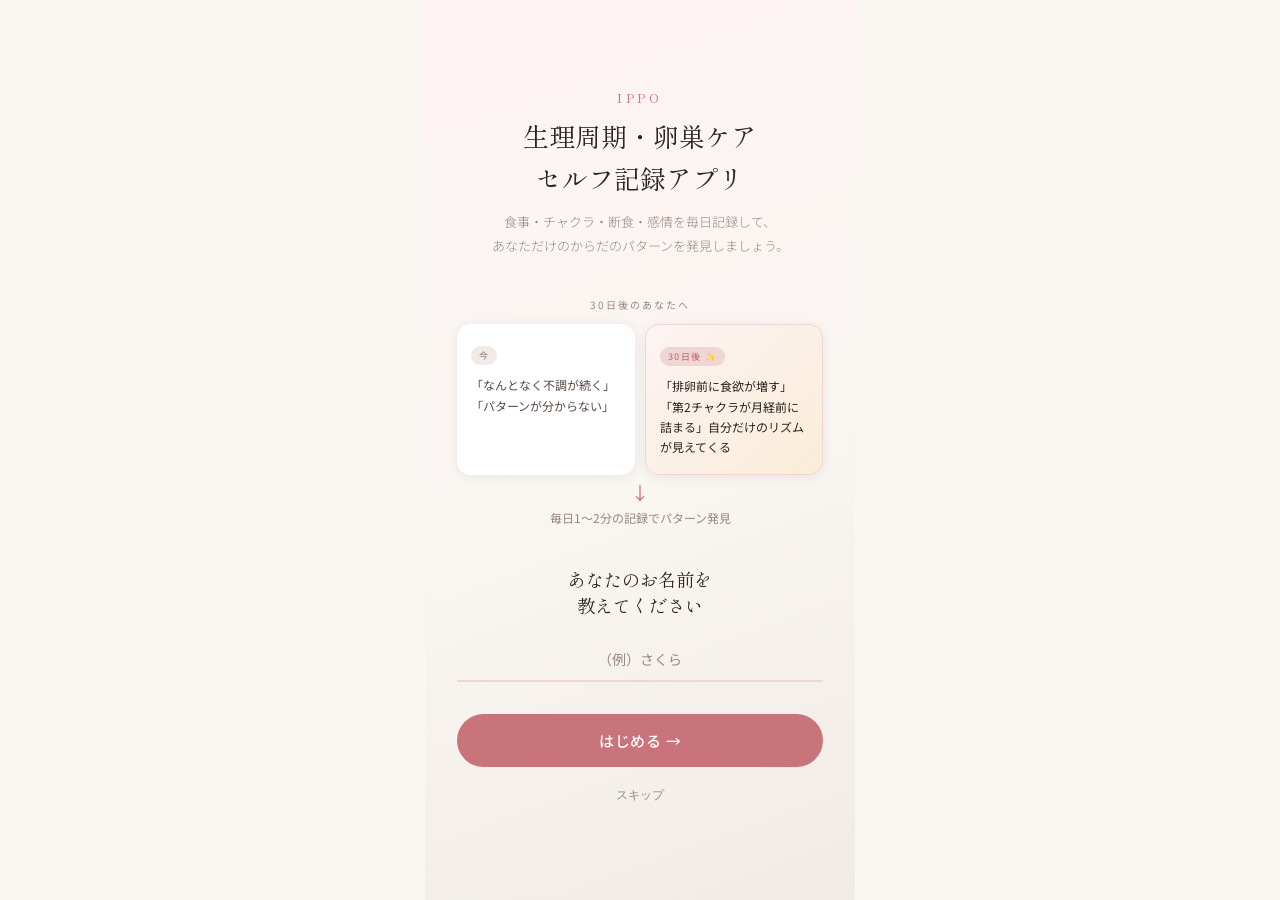
<file: kk-app.html>
<!DOCTYPE html>
<html lang="ja">
<head>
<meta charset="UTF-8">
<meta name="viewport" content="width=device-width, initial-scale=1.0">
<title>ippo — 生理周期・卵巣ケア記録アプリ</title>
  <!-- OGP Meta Tags -->
 <link rel="manifest" href="manifest.json">
<link rel="apple-touch-icon" href="images/icon-512.png">

<meta property="og:title" content="ippo – からだの声を聴くセルフケア記録">
<meta property="og:description" content="生理周期・断食・チャクラ・食事を毎日1分で記録。30日後、あなただけのからだのパターンが見えてきます。">
<meta property="og:type" content="website">
<meta property="og:url" content="https://kenkou-jpg.github.io/kenkou-kiroku/kk-app.html">
<meta property="og:image" content="https://kenkou-jpg.github.io/kenkou-kiroku/images/ogp-image.png
">
<meta property="og:site_name" content="ippo">
<meta property="og:locale" content="ja_JP">
<!-- Twitter Card -->
<meta name="twitter:card" content="summary_large_image">
<meta name="twitter:title" content="ippo – からだの声を聴くセルフケア記録">
<meta name="twitter:description" content="生理周期・断食・チャクラ・食事を毎日1分で記録。あなただけのパターンを発見。">
<meta name="twitter:image" content="https://kenkou-jpg.github.io/kenkou-kiroku/images/ogp-image.png
">
<!-- Favicon -->
<link rel="icon" href="images/icon-192.png" type="image/png">

<link rel="preconnect" href="https://fonts.googleapis.com">
<link href="https://fonts.googleapis.com/css2?family=Shippori+Mincho:wght@400;600;700&family=Noto+Sans+JP:wght@300;400;500&display=swap" rel="stylesheet">
<style>
:root {
  --rose: #c9747a;
  --rose-light: #f0d5d7;
  --rose-pale: #fdf3f3;
  --sage: #8aab96;
  --sage-light: #d6e8dd;
  --warm: #e8c49a;
  --warm-light: #f9edd8;
  --ink: #2c2420;
  --ink-mid: #5a4a44;
  --ink-light: #9a8880;
  --cream: #faf6f2;
  --white: #ffffff;
  --shadow: rgba(44,36,32,0.08);
}

* { margin: 0; padding: 0; box-sizing: border-box; }

html { scroll-behavior: smooth; }

body {
  font-family: 'Noto Sans JP', sans-serif;
  background: var(--cream);
  color: var(--ink);
  min-height: 100vh;
  overflow-x: hidden;
}

/* ===== TYPOGRAPHY ===== */
h1, h2, h3, .serif { font-family: 'Shippori Mincho', serif; }

/* ===== LAYOUT ===== */
#app { max-width: 430px; margin: 0 auto; min-height: 100vh; position: relative; }

/* ===== SCREENS ===== */
.screen { display: none; min-height: 100vh; padding-bottom: 80px; }
.screen.active { display: block; }

/* ===== ONBOARDING ===== */
#screen-welcome {
  display: flex;
  flex-direction: column;
  align-items: center;
  justify-content: center;
  min-height: 100vh;
  padding: 40px 32px;
  background: linear-gradient(160deg, #fdf3f3 0%, #faf6f2 50%, #f0ebe6 100%);
  text-align: center;
}

.welcome-logo {
  font-family: 'Shippori Mincho', serif;
  font-size: 13px;
  letter-spacing: 0.3em;
  color: var(--rose);
  margin-bottom: 8px;
  text-transform: uppercase;
}

.welcome-tagline {
  font-family: 'Shippori Mincho', serif;
  font-size: 26px;
  line-height: 1.6;
  color: var(--ink);
  margin-bottom: 12px;
}

.welcome-sub {
  font-size: 13px;
  color: var(--ink-light);
  line-height: 1.8;
  margin-bottom: 40px;
  font-weight: 300;
}

/* ===== BEFORE/AFTER CARDS ===== */
.before-after {
  width: 100%;
  margin-bottom: 40px;
}
.ba-label {
  font-size: 10px;
  letter-spacing: 0.2em;
  color: var(--ink-light);
  margin-bottom: 12px;
  text-transform: uppercase;
}
.ba-cards {
  display: grid;
  grid-template-columns: 1fr 1fr;
  gap: 10px;
}
.ba-card {
  background: var(--white);
  border-radius: 14px;
  padding: 16px 14px;
  text-align: left;
  box-shadow: 0 2px 12px var(--shadow);
}
.ba-card.after {
  background: linear-gradient(135deg, #fdf3f3, #f9edd8);
  border: 1px solid var(--rose-light);
}
.ba-card-tag {
  font-size: 9px;
  letter-spacing: 0.15em;
  padding: 3px 8px;
  border-radius: 20px;
  display: inline-block;
  margin-bottom: 10px;
  font-weight: 500;
}
.ba-card.before .ba-card-tag { background: #f0ebe6; color: var(--ink-light); }
.ba-card.after .ba-card-tag { background: var(--rose-light); color: var(--rose); }
.ba-card-text {
  font-size: 12px;
  line-height: 1.7;
  color: var(--ink-mid);
}
.ba-card.after .ba-card-text { color: var(--ink); }
.ba-arrow {
  display: flex;
  align-items: center;
  justify-content: center;
  margin: 4px 0;
  color: var(--rose);
  font-size: 18px;
}

.welcome-name-section { width: 100%; }
.welcome-name-label {
  font-family: 'Shippori Mincho', serif;
  font-size: 18px;
  margin-bottom: 16px;
  color: var(--ink);
}
.welcome-input {
  width: 100%;
  border: none;
  border-bottom: 2px solid var(--rose-light);
  background: transparent;
  font-size: 18px;
  font-family: 'Noto Sans JP', sans-serif;
  color: var(--ink);
  padding: 10px 4px;
  outline: none;
  text-align: center;
  transition: border-color 0.3s;
  margin-bottom: 32px;
}
.welcome-input:focus { border-color: var(--rose); }
.welcome-input::placeholder { color: var(--ink-light); font-size: 14px; }

.btn-primary {
  width: 100%;
  padding: 16px;
  background: var(--rose);
  color: white;
  border: none;
  border-radius: 50px;
  font-family: 'Noto Sans JP', sans-serif;
  font-size: 15px;
  font-weight: 500;
  cursor: pointer;
  transition: all 0.3s;
  letter-spacing: 0.05em;
}
.btn-primary:hover { background: #b8666c; transform: translateY(-1px); box-shadow: 0 4px 16px rgba(201,116,122,0.3); }

.btn-skip {
  background: none;
  border: none;
  color: var(--ink-light);
  font-size: 12px;
  cursor: pointer;
  margin-top: 12px;
  padding: 8px;
}

/* ===== NAV ===== */
.bottom-nav {
  position: fixed;
  bottom: 0;
  left: 50%;
  transform: translateX(-50%);
  width: 100%;
  max-width: 430px;
  background: rgba(250,246,242,0.95);
  backdrop-filter: blur(12px);
  border-top: 1px solid rgba(200,180,170,0.2);
  display: flex;
  z-index: 100;
  padding: 6px 0 8px;
}
.nav-item {
  flex: 1;
  display: flex;
  flex-direction: column;
  align-items: center;
  padding: 6px 4px;
  cursor: pointer;
  border: none;
  background: none;
  color: var(--ink-light);
  font-size: 9px;
  font-family: 'Noto Sans JP', sans-serif;
  letter-spacing: 0.05em;
  transition: all 0.2s;
  gap: 3px;
}
.nav-item.active { color: var(--rose); }
.nav-icon { font-size: 20px; line-height: 1; }

/* ===== HOME ===== */
.home-header {
  padding: max(20px, env(safe-area-inset-top, 20px)) 24px 0;
  background: linear-gradient(160deg, #fdf3f3 0%, var(--cream) 100%);
}
.home-greeting {
  font-family: 'Shippori Mincho', serif;
  font-size: 22px;
  color: var(--ink);
  margin-bottom: 4px;
}
.home-date {
  font-size: 12px;
  color: var(--ink-light);
  letter-spacing: 0.05em;
  margin-bottom: 24px;
}

/* ===== FASTING TIMER WIDGET ===== */
.fasting-widget {
  background: linear-gradient(135deg, #2c2420, #3d302a);
  border-radius: 20px;
  padding: 20px;
  margin: 0 24px 20px;
  color: white;
  position: relative;
  overflow: hidden;
}
.fasting-widget::before {
  content: '';
  position: absolute;
  top: -20px; right: -20px;
  width: 80px; height: 80px;
  border-radius: 50%;
  background: rgba(201,116,122,0.2);
}
.fw-label { font-size: 10px; letter-spacing: 0.2em; color: rgba(255,255,255,0.5); margin-bottom: 8px; }
.fw-timer {
  font-family: 'Shippori Mincho', serif;
  font-size: 36px;
  font-weight: 700;
  letter-spacing: 0.05em;
  margin-bottom: 4px;
}
.fw-status { font-size: 12px; color: rgba(255,255,255,0.6); margin-bottom: 16px; }
.fw-buttons { display: flex; gap: 8px; }
.fw-btn {
  flex: 1;
  padding: 10px;
  border-radius: 12px;
  border: none;
  font-family: 'Noto Sans JP', sans-serif;
  font-size: 12px;
  cursor: pointer;
  transition: all 0.2s;
  font-weight: 500;
}
.fw-btn.start { background: var(--rose); color: white; }
.fw-btn.stop { background: rgba(255,255,255,0.15); color: white; }
.fw-btn:hover { opacity: 0.85; }
.fw-goal-pills { display: flex; gap: 6px; margin-bottom: 14px; }
.fw-pill {
  padding: 4px 10px;
  border-radius: 20px;
  font-size: 11px;
  background: rgba(255,255,255,0.1);
  color: rgba(255,255,255,0.7);
  cursor: pointer;
  border: 1px solid transparent;
  transition: all 0.2s;
}
.fw-pill.active { background: var(--rose); color: white; border-color: var(--rose); }

/* ===== MILESTONE BADGE ===== */
.milestone-row {
  display: flex;
  gap: 10px;
  padding: 0 24px;
  margin-bottom: 20px;
}
.milestone-card {
  flex: 1;
  background: var(--white);
  border-radius: 16px;
  padding: 14px;
  text-align: center;
  box-shadow: 0 2px 10px var(--shadow);
}
.mc-number {
  font-family: 'Shippori Mincho', serif;
  font-size: 28px;
  color: var(--ink);
  line-height: 1;
  margin-bottom: 4px;
}
.mc-label { font-size: 10px; color: var(--ink-light); letter-spacing: 0.05em; }
.mc-unit { font-size: 11px; color: var(--ink-mid); }

/* ===== UNLOCK PROGRESS ===== */
.unlock-section {
  margin: 0 24px 20px;
  background: var(--white);
  border-radius: 20px;
  padding: 20px;
  box-shadow: 0 2px 12px var(--shadow);
}
.unlock-header {
  display: flex;
  justify-content: space-between;
  align-items: center;
  margin-bottom: 14px;
}
.unlock-title {
  font-family: 'Shippori Mincho', serif;
  font-size: 15px;
  color: var(--ink);
}
.unlock-days {
  font-size: 12px;
  color: var(--rose);
  font-weight: 500;
}
.unlock-items { display: flex; flex-direction: column; gap: 10px; }
.unlock-item {
  display: flex;
  align-items: center;
  gap: 12px;
}
.unlock-icon {
  width: 36px; height: 36px;
  border-radius: 12px;
  display: flex;
  align-items: center;
  justify-content: center;
  font-size: 16px;
  flex-shrink: 0;
}
.unlock-icon.locked { background: #f0ebe6; filter: grayscale(1); }
.unlock-icon.unlocked { background: var(--rose-light); }
.unlock-text { flex: 1; }
.unlock-text-title { font-size: 13px; color: var(--ink); font-weight: 500; }
.unlock-text-sub { font-size: 11px; color: var(--ink-light); }
.unlock-badge {
  font-size: 10px;
  padding: 3px 8px;
  border-radius: 20px;
  font-weight: 500;
  white-space: nowrap;
}
.unlock-badge.unlocked { background: var(--rose-light); color: var(--rose); }
.unlock-badge.locked { background: #f0ebe6; color: var(--ink-light); }
.progress-bar-wrap { margin: 14px 0 0; }
.progress-bar-bg {
  background: #f0ebe6;
  border-radius: 10px;
  height: 6px;
  overflow: hidden;
}
.progress-bar-fill {
  height: 100%;
  border-radius: 10px;
  background: linear-gradient(90deg, var(--rose-light), var(--rose));
  transition: width 1s ease;
}
.progress-bar-labels {
  display: flex;
  justify-content: space-between;
  margin-top: 6px;
}
.pb-label {
  font-size: 10px;
  color: var(--ink-light);
}
.pb-label.active { color: var(--rose); font-weight: 500; }

/* ===== TODAY MESSAGE ===== */
.today-msg {
  margin: 0 24px 20px;
  background: linear-gradient(135deg, var(--rose-pale), var(--warm-light));
  border-radius: 20px;
  padding: 20px;
  border-left: 3px solid var(--rose);
}
.tm-label { font-size: 10px; letter-spacing: 0.2em; color: var(--rose); margin-bottom: 8px; text-transform: uppercase; }
.tm-text {
  font-family: 'Shippori Mincho', serif;
  font-size: 15px;
  line-height: 1.8;
  color: var(--ink);
}

/* ===== RECORD BUTTON ===== */
.record-cta {
  margin: 0 24px 24px;
}
.record-btn-main {
  width: 100%;
  padding: 18px;
  background: var(--ink);
  color: white;
  border: none;
  border-radius: 16px;
  font-family: 'Shippori Mincho', serif;
  font-size: 16px;
  cursor: pointer;
  display: flex;
  align-items: center;
  justify-content: center;
  gap: 10px;
  transition: all 0.3s;
}
.record-btn-main:hover { background: var(--rose); transform: translateY(-2px); box-shadow: 0 6px 20px rgba(44,36,32,0.2); }

/* ===== CHAKRA SECTION ===== */
.section-card {
  margin: 0 24px 20px;
  background: var(--white);
  border-radius: 20px;
  padding: 20px;
  box-shadow: 0 2px 12px var(--shadow);
}
.section-label {
  font-size: 10px;
  letter-spacing: 0.2em;
  color: var(--ink-light);
  text-transform: uppercase;
  margin-bottom: 14px;
}
.section-title {
  font-family: 'Shippori Mincho', serif;
  font-size: 17px;
  color: var(--ink);
  margin-bottom: 16px;
}
.chakra-diagnosis-link {
  display: flex;
  align-items: center;
  justify-content: space-between;
  background: linear-gradient(135deg, #fdf3f3, #f9edd8);
  border-radius: 14px;
  padding: 16px;
  cursor: pointer;
  border: 1px solid var(--rose-light);
  transition: all 0.2s;
  text-decoration: none;
}
.chakra-diagnosis-link:hover { box-shadow: 0 4px 16px var(--shadow); transform: translateY(-1px); }
.cdl-text .cdl-title { font-size: 14px; color: var(--ink); font-weight: 500; margin-bottom: 3px; }
.cdl-text .cdl-sub { font-size: 12px; color: var(--ink-light); }
.cdl-arrow { font-size: 20px; color: var(--rose); }

/* ===== SHARE CARD ===== */
.share-section {
  margin: 0 24px 20px;
}
.share-btn {
  width: 100%;
  padding: 14px;
  background: var(--white);
  border: 1.5px solid var(--rose-light);
  border-radius: 14px;
  font-family: 'Noto Sans JP', sans-serif;
  font-size: 13px;
  color: var(--rose);
  cursor: pointer;
  display: flex;
  align-items: center;
  justify-content: center;
  gap: 8px;
  transition: all 0.2s;
}
.share-btn:hover { background: var(--rose-pale); }

/* ===== INSIGHTS ===== */
#screen-insights { padding: 52px 0 80px; }

.insights-header {
  padding: 0 24px 24px;
}
.insights-title {
  font-family: 'Shippori Mincho', serif;
  font-size: 24px;
  color: var(--ink);
  margin-bottom: 4px;
}
.insights-sub { font-size: 13px; color: var(--ink-light); }

/* ===== SAMPLE GRAPH (demo) ===== */
.sample-graph-section {
  margin: 0 24px 20px;
  background: var(--white);
  border-radius: 20px;
  padding: 20px;
  box-shadow: 0 2px 12px var(--shadow);
}
.sg-header {
  display: flex;
  justify-content: space-between;
  align-items: flex-start;
  margin-bottom: 16px;
}
.sg-title {
  font-family: 'Shippori Mincho', serif;
  font-size: 15px;
  color: var(--ink);
}
.sg-tabs { display: flex; gap: 4px; }
.sg-tab {
  font-size: 11px;
  padding: 4px 10px;
  border-radius: 20px;
  cursor: pointer;
  border: none;
  background: #f0ebe6;
  color: var(--ink-light);
  transition: all 0.2s;
}
.sg-tab.active { background: var(--rose); color: white; }

.demo-graph { position: relative; }
.demo-chart-svg { width: 100%; height: 120px; }

.demo-overlay {
  position: absolute;
  top: 0; left: 0; right: 0; bottom: 0;
  display: flex;
  align-items: center;
  justify-content: center;
  background: rgba(250,246,242,0.7);
  backdrop-filter: blur(3px);
  border-radius: 8px;
}
.demo-overlay-inner { text-align: center; }
.demo-overlay-title { font-size: 13px; font-weight: 500; color: var(--ink); margin-bottom: 4px; }
.demo-overlay-sub { font-size: 11px; color: var(--ink-light); }

/* ===== STATS GRID ===== */
.stats-grid {
  margin: 0 24px 20px;
  display: grid;
  grid-template-columns: 1fr 1fr;
  gap: 10px;
}
.stat-card {
  background: var(--white);
  border-radius: 16px;
  padding: 16px;
  box-shadow: 0 2px 10px var(--shadow);
}
.stat-label { font-size: 10px; color: var(--ink-light); letter-spacing: 0.05em; margin-bottom: 6px; }
.stat-value {
  font-family: 'Shippori Mincho', serif;
  font-size: 26px;
  color: var(--ink);
  line-height: 1;
  margin-bottom: 2px;
}
.stat-unit { font-size: 11px; color: var(--ink-mid); }

/* ===== PATTERN MESSAGE ===== */
.pattern-section {
  margin: 0 24px 20px;
  background: linear-gradient(135deg, var(--ink) 0%, #3d302a 100%);
  border-radius: 20px;
  padding: 24px;
  color: white;
}
.ps-label { font-size: 10px; letter-spacing: 0.2em; color: rgba(255,255,255,0.4); margin-bottom: 12px; }
.ps-text {
  font-family: 'Shippori Mincho', serif;
  font-size: 15px;
  line-height: 1.9;
  color: rgba(255,255,255,0.9);
  margin-bottom: 16px;
}
.ps-locked {
  display: flex;
  align-items: center;
  gap: 8px;
  padding: 12px;
  background: rgba(255,255,255,0.07);
  border-radius: 12px;
  font-size: 12px;
  color: rgba(255,255,255,0.5);
}

/* ===== RECORD MODAL ===== */
.modal-overlay {
  position: fixed;
  inset: 0;
  background: rgba(44,36,32,0.5);
  z-index: 200;
  display: none;
  align-items: flex-end;
  backdrop-filter: blur(4px);
}
.modal-overlay.active { display: flex; }

.modal-sheet {
  width: 100%;
  max-width: 430px;
  margin: 0 auto;
  background: var(--cream);
  border-radius: 24px 24px 0 0;
  padding: 0 0 40px;
  max-height: 92vh;
  overflow-y: auto;
  animation: slideUp 0.3s ease;
}

@keyframes slideUp {
  from { transform: translateY(100%); }
  to { transform: translateY(0); }
}

.modal-handle {
  width: 36px; height: 4px;
  background: rgba(44,36,32,0.15);
  border-radius: 2px;
  margin: 12px auto 20px;
}

.modal-header {
  padding: 0 24px 20px;
  border-bottom: 1px solid rgba(200,180,170,0.2);
  margin-bottom: 20px;
}
.modal-step-indicator {
  display: flex;
  gap: 6px;
  margin-bottom: 16px;
}
.step-dot {
  flex: 1;
  height: 3px;
  border-radius: 2px;
  background: #f0ebe6;
  transition: background 0.3s;
}
.step-dot.active { background: var(--rose); }
.step-dot.done { background: var(--sage); }

.modal-title {
  font-family: 'Shippori Mincho', serif;
  font-size: 20px;
  color: var(--ink);
  line-height: 1.5;
  margin-bottom: 6px;
}
.modal-subtitle { font-size: 12px; color: var(--ink-light); }

.modal-body { padding: 0 24px; }

/* ===== SCORE SELECTOR ===== */
.score-selector {
  display: flex;
  gap: 8px;
  margin-bottom: 24px;
}
.score-btn {
  flex: 1;
  padding: 14px 4px;
  border-radius: 14px;
  border: 2px solid transparent;
  background: var(--white);
  font-family: 'Shippori Mincho', serif;
  font-size: 18px;
  cursor: pointer;
  text-align: center;
  transition: all 0.2s;
  box-shadow: 0 2px 8px var(--shadow);
}
.score-btn:hover { border-color: var(--rose-light); }
.score-btn.selected { border-color: var(--rose); background: var(--rose-pale); }
.score-label { font-size: 9px; color: var(--ink-light); font-family: 'Noto Sans JP', sans-serif; margin-top: 2px; display: block; }

/* ===== CHAKRA SELECTOR (simplified) ===== */
.chakra-simple {
  display: flex;
  flex-direction: column;
  gap: 8px;
  margin-bottom: 24px;
}
.chakra-item {
  display: flex;
  align-items: center;
  gap: 12px;
  padding: 14px;
  background: var(--white);
  border-radius: 14px;
  cursor: pointer;
  border: 2px solid transparent;
  transition: all 0.2s;
  box-shadow: 0 1px 6px var(--shadow);
}
.chakra-item:hover { border-color: var(--rose-light); }
.chakra-item.selected { border-color: var(--rose); background: var(--rose-pale); }
.chakra-dot {
  width: 10px; height: 10px;
  border-radius: 50%;
  flex-shrink: 0;
}
.chakra-name { font-size: 14px; color: var(--ink); flex: 1; }
.chakra-desc { font-size: 11px; color: var(--ink-light); }
.chakra-item.featured { border-color: var(--rose-light); background: var(--rose-pale); }
.chakra-star { color: var(--rose); font-size: 12px; }

/* ===== CHIP SELECTORS ===== */
.chips {
  display: flex;
  flex-wrap: wrap;
  gap: 8px;
  margin-bottom: 24px;
}
.chip {
  padding: 8px 14px;
  border-radius: 20px;
  background: var(--white);
  border: 1.5px solid #e8ddd8;
  font-size: 12px;
  color: var(--ink-mid);
  cursor: pointer;
  transition: all 0.2s;
  box-shadow: 0 1px 4px var(--shadow);
}
.chip:hover { border-color: var(--rose-light); }
.chip.selected { background: var(--rose-pale); border-color: var(--rose); color: var(--rose); }

/* ===== EMOTION SELECTOR ===== */
.emotion-grid {
  display: grid;
  grid-template-columns: repeat(3, 1fr);
  gap: 8px;
  margin-bottom: 24px;
}
.emotion-btn {
  padding: 14px 8px;
  border-radius: 16px;
  background: var(--white);
  border: 2px solid transparent;
  cursor: pointer;
  text-align: center;
  transition: all 0.2s;
  box-shadow: 0 2px 8px var(--shadow);
}
.emotion-btn:hover { border-color: var(--rose-light); }
.emotion-btn.selected { border-color: var(--rose); background: var(--rose-pale); }
.emotion-emoji { font-size: 24px; display: block; margin-bottom: 4px; }
.emotion-label { font-size: 11px; color: var(--ink-mid); line-height: 1.4; }

/* ===== TEXTAREA ===== */
.modal-textarea {
  width: 100%;
  border: 1.5px solid #e8ddd8;
  border-radius: 14px;
  padding: 14px;
  font-family: 'Noto Sans JP', sans-serif;
  font-size: 14px;
  color: var(--ink);
  background: var(--white);
  resize: none;
  outline: none;
  min-height: 80px;
  transition: border-color 0.2s;
  margin-bottom: 24px;
}
.modal-textarea:focus { border-color: var(--rose); }
.modal-textarea::placeholder { color: var(--ink-light); }

/* ===== MODAL FOOTER ===== */
.modal-footer {
  display: flex;
  gap: 10px;
  padding: 20px 24px 0;
  border-top: 1px solid rgba(200,180,170,0.2);
  margin-top: 8px;
}
.btn-secondary {
  flex: 1;
  padding: 14px;
  background: #f0ebe6;
  color: var(--ink-mid);
  border: none;
  border-radius: 14px;
  font-family: 'Noto Sans JP', sans-serif;
  font-size: 14px;
  cursor: pointer;
  transition: all 0.2s;
}
.btn-secondary:hover { background: #e8ddd8; }
.btn-save {
  flex: 2;
  padding: 14px;
  background: var(--rose);
  color: white;
  border: none;
  border-radius: 14px;
  font-family: 'Noto Sans JP', sans-serif;
  font-size: 14px;
  font-weight: 500;
  cursor: pointer;
  transition: all 0.2s;
}
.btn-save:hover { background: #b8666c; }

/* ===== SUCCESS ===== */
.success-overlay {
  position: fixed;
  inset: 0;
  background: rgba(44,36,32,0.6);
  z-index: 300;
  display: none;
  align-items: center;
  justify-content: center;
  backdrop-filter: blur(6px);
}
.success-overlay.active { display: flex; }
.success-card {
  background: var(--cream);
  border-radius: 28px;
  padding: 40px 32px;
  text-align: center;
  width: 85%;
  max-width: 320px;
  animation: popIn 0.4s cubic-bezier(0.34, 1.56, 0.64, 1);
}
@keyframes popIn {
  from { transform: scale(0.8); opacity: 0; }
  to { transform: scale(1); opacity: 1; }
}
.success-emoji { font-size: 48px; margin-bottom: 16px; display: block; }
.success-title {
  font-family: 'Shippori Mincho', serif;
  font-size: 20px;
  color: var(--ink);
  margin-bottom: 8px;
}
.success-sub { font-size: 13px; color: var(--ink-light); line-height: 1.7; margin-bottom: 24px; }
.success-close {
  width: 100%;
  padding: 14px;
  background: var(--rose);
  color: white;
  border: none;
  border-radius: 14px;
  font-family: 'Noto Sans JP', sans-serif;
  font-size: 14px;
  cursor: pointer;
}

/* ===== SETTINGS ===== */
#screen-settings { padding: 52px 0 80px; }
.settings-header { padding: 0 24px 24px; }
.settings-title { font-family: 'Shippori Mincho', serif; font-size: 24px; color: var(--ink); }

.settings-section { margin: 0 24px 20px; }
.settings-section-title {
  font-size: 10px;
  letter-spacing: 0.2em;
  color: var(--ink-light);
  text-transform: uppercase;
  margin-bottom: 10px;
}
.settings-card {
  background: var(--white);
  border-radius: 20px;
  overflow: hidden;
  box-shadow: 0 2px 10px var(--shadow);
}
.settings-row {
  display: flex;
  align-items: center;
  justify-content: space-between;
  padding: 16px 18px;
  border-bottom: 1px solid rgba(200,180,170,0.15);
  cursor: pointer;
  transition: background 0.2s;
}
.settings-row:last-child { border-bottom: none; }
.settings-row:hover { background: var(--rose-pale); }
.settings-row-left {
  display: flex;
  align-items: center;
  gap: 12px;
}
.settings-row-icon {
  width: 36px; height: 36px;
  border-radius: 10px;
  display: flex;
  align-items: center;
  justify-content: center;
  font-size: 18px;
}
.settings-row-text { font-size: 14px; color: var(--ink); }
.settings-row-sub { font-size: 11px; color: var(--ink-light); margin-top: 1px; }
.settings-row-right { font-size: 12px; color: var(--ink-light); display: flex; align-items: center; gap: 6px; }
.settings-chevron { font-size: 14px; }

/* ===== PREMIUM SECTION ===== */
.premium-card {
  margin: 0 24px 20px;
  background: linear-gradient(135deg, var(--ink), #3d302a);
  border-radius: 20px;
  padding: 24px;
  color: white;
  position: relative;
  overflow: hidden;
}
.premium-card::after {
  content: '';
  position: absolute;
  bottom: -30px; right: -20px;
  width: 100px; height: 100px;
  border-radius: 50%;
  background: rgba(201,116,122,0.15);
}
.pc-badge {
  display: inline-block;
  background: var(--rose);
  color: white;
  font-size: 10px;
  padding: 4px 10px;
  border-radius: 20px;
  letter-spacing: 0.1em;
  margin-bottom: 12px;
}
.pc-title {
  font-family: 'Shippori Mincho', serif;
  font-size: 18px;
  margin-bottom: 8px;
}
.pc-features { margin-bottom: 20px; }
.pc-feature {
  display: flex;
  align-items: center;
  gap: 8px;
  font-size: 13px;
  color: rgba(255,255,255,0.8);
  margin-bottom: 8px;
}
.pc-feature-dot { width: 4px; height: 4px; border-radius: 50%; background: var(--rose); flex-shrink: 0; }
.pc-btn {
  width: 100%;
  padding: 14px;
  background: var(--rose);
  color: white;
  border: none;
  border-radius: 12px;
  font-family: 'Noto Sans JP', sans-serif;
  font-size: 14px;
  font-weight: 500;
  cursor: pointer;
  position: relative;
  z-index: 1;
}

/* ===== FEEDBACK ===== */
.feedback-section {
  margin: 0 24px 20px;
  background: var(--white);
  border-radius: 20px;
  padding: 20px;
  box-shadow: 0 2px 12px var(--shadow);
}
.fb-title { font-family: 'Shippori Mincho', serif; font-size: 16px; color: var(--ink); margin-bottom: 6px; }
.fb-sub { font-size: 12px; color: var(--ink-light); margin-bottom: 16px; line-height: 1.6; }
.fb-stars { display: flex; gap: 8px; margin-bottom: 16px; }
.fb-star {
  font-size: 28px;
  cursor: pointer;
  transition: transform 0.15s;
  filter: grayscale(1) opacity(0.3);
}
.fb-star.active { filter: none; transform: scale(1.15); }
.fb-submit {
  width: 100%;
  padding: 12px;
  background: var(--rose);
  color: white;
  border: none;
  border-radius: 12px;
  font-family: 'Noto Sans JP', sans-serif;
  font-size: 13px;
  cursor: pointer;
}

/* ===== HISTORY ===== */
.history-list { padding: 0 24px; }
.history-empty {
  text-align: center;
  padding: 40px 20px;
  color: var(--ink-light);
  font-size: 14px;
  line-height: 1.8;
}
.history-item {
  background: var(--white);
  border-radius: 16px;
  padding: 16px;
  margin-bottom: 10px;
  box-shadow: 0 2px 8px var(--shadow);
  display: flex;
  gap: 14px;
  align-items: flex-start;
}
.history-date-col {
  text-align: center;
  flex-shrink: 0;
  width: 44px;
}
.history-date-day { font-family: 'Shippori Mincho', serif; font-size: 22px; color: var(--ink); line-height: 1; }
.history-date-month { font-size: 10px; color: var(--ink-light); }
.history-content { flex: 1; }
.history-item-title { font-size: 14px; color: var(--ink); margin-bottom: 4px; font-weight: 500; }
.history-item-tags { display: flex; flex-wrap: wrap; gap: 4px; }
.history-tag {
  font-size: 10px;
  padding: 3px 8px;
  border-radius: 10px;
  background: var(--rose-pale);
  color: var(--rose);
}

/* ===== ANIMATIONS ===== */
.fade-in { animation: fadeIn 0.4s ease forwards; }
@keyframes fadeIn {
  from { opacity: 0; transform: translateY(8px); }
  to { opacity: 1; transform: translateY(0); }
}

/* ===== SCROLLBAR ===== */
::-webkit-scrollbar { width: 0; }

/* ===== ADD TO HOME ===== */
.add-home-banner {
  margin: 0 24px 20px;
  background: var(--sage-light);
  border-radius: 16px;
  padding: 14px 16px;
  display: flex;
  align-items: center;
  gap: 12px;
}
.ahb-icon { font-size: 22px; }
.ahb-text { flex: 1; }
.ahb-title { font-size: 13px; font-weight: 500; color: var(--ink); }
.ahb-sub { font-size: 11px; color: var(--ink-light); }
.ahb-btn {
  background: var(--sage);
  color: white;
  border: none;
  border-radius: 10px;
  padding: 8px 12px;
  font-size: 12px;
  cursor: pointer;
  white-space: nowrap;
  font-family: 'Noto Sans JP', sans-serif;
}

/* ===== SPACER ===== */
.spacer-top { height: 52px; }
/* ===== MEAL INPUT ===== */
.meal-input {
  width: 100%;
  border: 1.5px solid #e8ddd8;
  border-radius: 12px;
  padding: 12px 14px;
  font-family: 'Noto Sans JP', sans-serif;
  font-size: 14px;
  color: var(--ink);
  background: var(--white);
  outline: none;
  transition: border-color 0.2s;
}
.meal-input:focus { border-color: var(--rose); }
.meal-input::placeholder { color: var(--ink-light); font-size: 13px; }
.meal-time-input {
  width: 100%;
  border: 1.5px solid #e8ddd8;
  border-radius: 12px;
  padding: 10px 12px;
  font-family: 'Noto Sans JP', sans-serif;
  font-size: 14px;
  color: var(--ink);
  background: var(--white);
  outline: none;
  transition: border-color 0.2s;
}
.meal-time-input:focus { border-color: var(--rose); }

/* ===== CALENDAR ===== */
.calendar-section { margin: 0 24px 20px; background: var(--white); border-radius: 20px; padding: 20px; box-shadow: 0 2px 12px var(--shadow); }
.cal-header { display: flex; justify-content: space-between; align-items: center; margin-bottom: 16px; }
.cal-label { font-family: 'Shippori Mincho', serif; font-size: 16px; color: var(--ink); }
.cal-nav { display: flex; gap: 6px; }
.cal-nav-btn { width: 32px; height: 32px; border-radius: 50%; border: 1px solid rgba(200,180,170,0.3); background: var(--white); color: var(--ink-light); font-size: 12px; cursor: pointer; display: flex; align-items: center; justify-content: center; }
.cal-weekdays { display: grid; grid-template-columns: repeat(7, 1fr); gap: 2px; margin-bottom: 8px; }
.cal-wd { text-align: center; font-size: 10px; color: var(--ink-light); padding: 4px 0; }
.cal-grid { display: grid; grid-template-columns: repeat(7, 1fr); gap: 2px; }
.cal-day { text-align: center; padding: 8px 0; font-size: 13px; color: var(--ink-mid); border-radius: 10px; cursor: pointer; transition: all 0.2s; position: relative; }
.cal-day:hover { background: var(--rose-pale); }
.cal-day.empty { pointer-events: none; }
.cal-day.today { background: var(--rose); color: white; font-weight: 600; border-radius: 50%; }
.cal-day.has-record::after { content: ''; position: absolute; bottom: 2px; left: 50%; transform: translateX(-50%); width: 5px; height: 5px; border-radius: 50%; background: var(--rose); }
.cal-day.today.has-record::after { background: white; }

/* ===== DAY DETAIL MODAL ===== */
.dm-overlay { position: fixed; inset: 0; z-index: 500; background: rgba(44,36,32,0.5); backdrop-filter: blur(6px); display: none; align-items: center; justify-content: center; }
.dm-overlay.dm-open { display: flex; }
.dm-box { width: 88%; max-width: 360px; max-height: 82vh; background: var(--cream); border-radius: 24px; padding: 28px 22px; overflow-y: auto; position: relative; box-shadow: 0 12px 40px rgba(44,36,32,0.15); }
.dm-x { position: absolute; top: 12px; right: 12px; width: 32px; height: 32px; border-radius: 50%; border: 1px solid rgba(200,180,170,0.3); background: var(--white); color: var(--ink-light); font-size: 14px; cursor: pointer; display: flex; align-items: center; justify-content: center; }
.dm-date { font-family: 'Shippori Mincho', serif; font-size: 17px; text-align: center; margin-bottom: 20px; color: var(--ink); }
.dm-empty { text-align: center; padding: 32px 0; font-size: 14px; color: var(--ink-light); line-height: 2; }
.dm-donut-wrap { position: relative; width: 160px; height: 160px; margin: 0 auto 12px; }
.dm-donut-svg { width: 100%; height: 100%; transform: rotate(-90deg); }
.dm-donut-center { position: absolute; top: 50%; left: 50%; transform: translate(-50%,-50%); text-align: center; pointer-events: none; }
.dm-donut-num { font-family: 'Shippori Mincho', serif; font-size: 22px; font-weight: 700; color: var(--ink); }
.dm-donut-label { font-size: 9px; color: var(--ink-light); letter-spacing: 0.15em; }
.dm-legend { display: flex; justify-content: center; gap: 16px; margin: 4px 0 16px; }
.dm-legend span { display: flex; align-items: center; gap: 5px; font-size: 11px; color: var(--ink-mid); }
.dm-legend-dot { width: 8px; height: 8px; border-radius: 50%; display: inline-block; }
.dm-summary { display: flex; justify-content: center; gap: 24px; margin: 16px 0 8px; }
.dm-summary-item { text-align: center; }
.dm-summary-num { font-family: 'Shippori Mincho', serif; font-size: 16px; font-weight: 700; }
.dm-summary-lbl { font-size: 10px; color: var(--ink-light); margin-top: 4px; }
.dm-record-tags { display: flex; flex-wrap: wrap; gap: 6px; margin-top: 16px; justify-content: center; }
.dm-tag { font-size: 11px; padding: 5px 12px; border-radius: 20px; background: var(--rose-pale); color: var(--rose); }

</style>
</head>
<body>
<div id="app">

  <!-- ===== WELCOME ===== -->
  <div id="screen-welcome" class="fade-in">
    <div class="welcome-logo">ippo</div>
    <div class="welcome-tagline">生理周期・卵巣ケア<br>セルフ記録アプリ</div>
    <div class="welcome-sub">食事・チャクラ・断食・感情を毎日記録して、<br>あなただけのからだのパターンを発見しましょう。</div>

    <!-- Before/After Cards -->
    <div class="before-after">
      <div class="ba-label">30日後のあなたへ</div>
      <div class="ba-cards">
        <div class="ba-card before">
          <span class="ba-card-tag">今</span>
          <div class="ba-card-text">「なんとなく不調が続く」「パターンが分からない」</div>
        </div>
        <div class="ba-card after">
          <span class="ba-card-tag">30日後 ✨</span>
          <div class="ba-card-text">「排卵前に食欲が増す」「第2チャクラが月経前に詰まる」自分だけのリズムが見えてくる</div>
        </div>
      </div>
      <div class="ba-arrow">↓</div>
      <div style="text-align:center; font-size: 12px; color: var(--ink-light);">毎日1〜2分の記録でパターン発見</div>
    </div>

    <div class="welcome-name-section">
      <div class="welcome-name-label">あなたのお名前を<br>教えてください</div>
      <input class="welcome-input" id="name-input" type="text" placeholder="（例）さくら">
      <button class="btn-primary" onclick="startApp()">はじめる →</button>
      <button class="btn-skip" onclick="startApp()">スキップ</button>
    </div>
  </div>

  <!-- ===== MAIN APP ===== -->
  <div id="main-app" style="display:none;">

    <!-- HOME -->
    <div id="screen-home" class="screen active">
      <div class="home-header">
        <div class="home-greeting" id="greeting-text">おはようございます</div>
        <div class="home-date" id="today-date"></div>
      </div>

      <!-- Fasting Timer Widget -->
      <div class="fasting-widget" style="margin-top: 20px;">
        <div class="fw-label">FASTING TIMER</div>
        <div class="fw-goal-pills">
          <div class="fw-pill active" onclick="setFastGoal(12, this)">12h</div>
          <div class="fw-pill" onclick="setFastGoal(14, this)">14h</div>
          <div class="fw-pill" onclick="setFastGoal(16, this)">16h</div>
        </div>
        <div class="fw-timer" id="fast-timer">00:00:00</div>
        <div class="fw-status" id="fast-status">断食スタートを押してください</div>
        <div class="fw-buttons">
          <button class="fw-btn start" id="fast-start-btn" onclick="toggleFast()">断食を始める</button>
          <button class="fw-btn stop" id="fast-stop-btn" onclick="endFast()" style="display:none;">断食を終了</button>
        </div>
      </div>

      <!-- Milestone Row -->
      <div class="milestone-row" style="margin-top:16px;">
        <div class="milestone-card">
          <div class="mc-number" id="streak-count">0</div>
          <div class="mc-label">連続記録日</div>
          <div class="mc-unit">日</div>
        </div>
        <div class="milestone-card">
          <div class="mc-number" id="total-count">0</div>
          <div class="mc-label">総記録日数</div>
          <div class="mc-unit">日</div>
        </div>
        <div class="milestone-card">
          <div class="mc-number" id="fast-week">—</div>
          <div class="mc-label">今週の断食</div>
          <div class="mc-unit">累計</div>
        </div>
      </div>

      <!-- Unlock Progress (prominent) -->
      <div class="unlock-section">
        <div class="unlock-header">
          <div class="unlock-title">🔓 記録で解放される機能</div>
          <div class="unlock-days" id="unlock-days-label">あと7日</div>
        </div>
        <div class="unlock-items">
          <div class="unlock-item">
            <div class="unlock-icon unlocked">📊</div>
            <div class="unlock-text">
              <div class="unlock-text-title">基本グラフ表示</div>
              <div class="unlock-text-sub">ウェルネス・食事・チャクラの推移</div>
            </div>
            <div class="unlock-badge unlocked">解放済み</div>
          </div>
          <div class="unlock-item">
            <div class="unlock-icon locked">🔍</div>
            <div class="unlock-text">
              <div class="unlock-text-title">パターン自動分析</div>
              <div class="unlock-text-sub">7日記録で解放</div>
            </div>
            <div class="unlock-badge locked" id="badge-7">7日〜</div>
          </div>
          <div class="unlock-item">
            <div class="unlock-icon locked">📄</div>
            <div class="unlock-text">
              <div class="unlock-text-title">月次PDFレポート</div>
              <div class="unlock-text-sub">30日記録で解放（プレミアム）</div>
            </div>
            <div class="unlock-badge locked" id="badge-30">30日〜</div>
          </div>
          <div class="unlock-item">
            <div class="unlock-icon locked">🤖</div>
            <div class="unlock-text">
              <div class="unlock-text-title">AIパターン解析コメント</div>
              <div class="unlock-text-sub">90日記録で解放（プレミアム）</div>
            </div>
            <div class="unlock-badge locked" id="badge-90">90日〜</div>
          </div>
        </div>
        <div class="progress-bar-wrap">
          <div class="progress-bar-bg">
            <div class="progress-bar-fill" id="progress-fill" style="width:0%"></div>
          </div>
          <div class="progress-bar-labels">
            <span class="pb-label active">0日</span>
            <span class="pb-label">7日</span>
            <span class="pb-label">30日</span>
            <span class="pb-label">90日</span>
          </div>
        </div>
      </div>

      <!-- Today Message -->
      <div class="today-msg">
        <div class="tm-label">today's message</div>
        <div class="tm-text" id="today-message">からだの小さな変化に<br>気づくことが、最初の一歩。</div>
      </div>

      <!-- Record CTA -->
     
      
      <!-- Calendar -->
      <div class="calendar-section">
        <div class="cal-header">
          <div class="cal-label" id="calLabel"></div>
          <div class="cal-nav">
            <button class="cal-nav-btn" id="calPrev">◀</button>
            <button class="cal-nav-btn" id="calNext">▶</button>
          </div>
        </div>
        <div class="cal-weekdays">
          <div class="cal-wd">日</div><div class="cal-wd">月</div><div class="cal-wd">火</div><div class="cal-wd">水</div><div class="cal-wd">木</div><div class="cal-wd">金</div><div class="cal-wd">土</div>
        </div>
        <div class="cal-grid" id="calGrid"></div>
      </div>

      <!-- Day Detail Modal -->
      <div class="dm-overlay" id="dmOverlay">
        <div class="dm-box">
          <button class="dm-x" id="dmClose">✕</button>
          <div class="dm-date" id="dmDate"></div>
          <div id="dmBody"></div>
        </div>
      </div>
   </div>

     <!-- ===== INSIGHTS SCREEN ===== -->
    <div id="screen-insights" class="screen">
      <div class="spacer-top"></div>
      
       <!-- チャクラ診断 -->
      <div class="section-card">
        <div class="section-label">chakra diagnosis</div>
        <a class="chakra-diagnosis-link" href="https://kenkou-jpg.github.io/kenkou-kiroku/chakra-test.html">
          <div class="cdl-text">
            <div class="cdl-title">あなたのチャクラ体質を診断する</div>
            <div class="cdl-sub">8問・約2分 → あなたに合った食事法をご提案</div>
          </div>
          <div class="cdl-arrow">→</div>
        </a>
      </div>


      <div class="insights-header">
        <div class="insights-title">インサイト</div>
        <div class="insights-sub">記録が語るあなたのパターン</div>
      </div>

      <!-- Stats Grid -->
      <div class="stats-grid">
        <div class="stat-card">
          <div class="stat-label">記録日数</div>
          <div class="stat-value" id="insight-total">0</div>
          <div class="stat-unit">日</div>
        </div>
        <div class="stat-card">
          <div class="stat-label">最長連続</div>
          <div class="stat-value" id="insight-streak">0</div>
          <div class="stat-unit">日</div>
        </div>
        <div class="stat-card">
          <div class="stat-label">平均食事スコア</div>
          <div class="stat-value" id="insight-food">—</div>
          <div class="stat-unit">/ 10</div>
        </div>
        <div class="stat-card">
          <div class="stat-label">平均ウェルネス</div>
          <div class="stat-value" id="insight-wellness">—</div>
          <div class="stat-unit">/ 5</div>
        </div>
      </div>

      <!-- Sample Graph with demo overlay -->
      <div class="sample-graph-section">
        <div class="sg-header">
          <div class="sg-title">からだのリズム</div>
          <div class="sg-tabs">
            <button class="sg-tab active" onclick="setGraphTab('7d', this)">7日</button>
            <button class="sg-tab" onclick="setGraphTab('30d', this)">30日</button>
            <button class="sg-tab" onclick="setGraphTab('90d', this)">90日</button>
          </div>
        </div>
        <div class="demo-graph">
          <svg class="demo-chart-svg" viewBox="0 0 300 100">
            <defs>
              <linearGradient id="chartGrad" x1="0" y1="0" x2="0" y2="1">
                <stop offset="0%" stop-color="#c9747a" stop-opacity="0.3"/>
                <stop offset="100%" stop-color="#c9747a" stop-opacity="0"/>
              </linearGradient>
            </defs>
            <path d="M0,70 C30,65 50,40 80,45 C110,50 130,30 160,35 C190,40 210,25 240,28 C270,31 290,20 300,18" stroke="#c9747a" stroke-width="2" fill="none" opacity="0.35"/>
            <path d="M0,70 C30,65 50,40 80,45 C110,50 130,30 160,35 C190,40 210,25 240,28 C270,31 290,20 300,18 L300,100 L0,100 Z" fill="url(#chartGrad)" opacity="0.3"/>
          </svg>
          <div class="demo-overlay" id="graph-overlay">
            <div class="demo-overlay-inner">
              <div class="demo-overlay-title">🔒 記録を続けるとグラフが表示されます</div>
              <div class="demo-overlay-sub">7日間記録でパターン分析が解放</div>
            </div>
          </div>
        </div>
      </div>

      <!-- Pattern Message -->
      <div class="pattern-section">
        <div class="ps-label">YOUR PATTERN</div>
        <div class="ps-text">記録を積み重ねるたびに、<br>あなたのからだが少しずつ見えてくる。<br>それがこのアプリの、いちばん大切な価値です。</div>
        <div class="ps-locked" id="pattern-locked">
          <span>🔒</span>
          <span>7日以上記録するとパターンメッセージが届きます</span>
        </div>
      </div>

    </div> <!-- screen-insights 終了 -->

    <!-- ===== 症状設定オーバーレイ ===== -->
<div id="symptomSettingsOverlay" style="position:fixed;inset:0;z-index:600;background:rgba(44,36,32,0.5);backdrop-filter:blur(6px);display:none;align-items:center;justify-content:center;">
  <div style="width:88%;max-width:360px;max-height:82vh;background:var(--cream);border-radius:24px;padding:28px 22px;overflow-y:auto;box-shadow:0 12px 40px rgba(44,36,32,0.15);">
    <div style="display:flex;justify-content:space-between;align-items:center;margin-bottom:20px;">
      <div style="font-family:Shippori Mincho,serif;font-size:17px;color:var(--ink);">気になる症状を選択</div>
      <button onclick="closeSymptomSettings()" style="width:32px;height:32px;border-radius:50%;border:1px solid rgba(200,180,170,0.3);background:var(--white);color:var(--ink-light);font-size:14px;cursor:pointer;display:flex;align-items:center;justify-content:center;">✕</button>
    </div>
    <div style="font-size:12px;color:var(--ink-light);line-height:1.7;margin-bottom:16px;">よく気になる症状を選んでおくと、記録画面で優先表示されます。</div>
    <div id="symptomSettingsChips" style="display:flex;flex-wrap:wrap;gap:8px;margin-bottom:20px;"></div>
    <button onclick="saveSymptomSettings()" style="width:100%;padding:14px;background:var(--rose);color:white;border:none;border-radius:14px;font-family:Noto Sans JP,sans-serif;font-size:14px;font-weight:500;cursor:pointer;">保存する</button>
  </div>
</div>

     <!-- ===== BOTTOM NAV ===== -->
    <nav class="bottom-nav">
      <button class="nav-item active" onclick="switchTab('home', this)">
        <span class="nav-icon">🏠</span>
        <span>ホーム</span>
      </button>
      <button class="nav-item" onclick="switchTab('insights', this)">
        <span class="nav-icon">📊</span>
        <span>インサイト</span>
      </button>
      <button class="nav-item" onclick="openRecordScreen()">
        <span class="nav-icon" style="font-size: 28px; margin-top: -6px;">⊕</span>
        <span>記録</span>
      </button>
      <button class="nav-item" onclick="switchTab('settings', this)">
        <span class="nav-icon">⚙️</span>
        <span>設定</span>
      </button>
    </nav>

  <!-- ===== RECORD SCREEN ===== -->
<div id="screen-record" class="screen">
  <div class="spacer-top"></div>
  <div style="padding:0 24px 24px;">
    <div class="home-greeting serif" id="rec-screen-title">今日を記録する</div>
    <div class="home-date" id="rec-screen-date"></div>
  </div>
  <div class="section-card">
   <div class="section-label">MEAL TIMELINE</div>
    <div class="section-title serif">食事の記録</div>
    <div style="font-size:12px;color:var(--ink-light);line-height:1.7;margin-bottom:12px;">
      時間と食べたものを自由に記入してください<br>
      <span style="font-size:11px;color:var(--ink-light);">例）0830 朝食 / 1200 昼食</span>
    </div>
    <textarea id="rs-meal-free" placeholder="0830 朝食&#10;1300 昼食&#10;1430 間食&#10;1900 夕食&#10;" style="width:100%;min-height:160px;border:1.5px solid #e8ddd8;border-radius:12px;padding:14px;font-family:Noto Sans JP,sans-serif;font-size:13px;color:var(--ink);background:var(--white);resize:vertical;outline:none;line-height:1.9;" onfocus="this.style.borderColor='var(--rose)'" onblur="this.style.borderColor='#e8ddd8'"></textarea>
    <div id="meal-auto-parse" style="margin-top:12px;display:none;padding:14px;background:var(--warm-light);border-radius:12px;">
      <div style="font-size:11px;color:var(--ink-light);letter-spacing:0.1em;margin-bottom:8px;">AUTO PARSE</div>
      <div style="display:flex;gap:16px;flex-wrap:wrap;">
        <div style="font-size:13px;color:var(--ink);">🍽 <span id="parse-meal-count">0</span>食</div>
        <div style="font-size:13px;color:var(--ink);">⏰ <span id="parse-first-time">--:--</span>〜<span id="parse-last-time">--:--</span></div>
        <div style="font-size:13px;color:var(--ink);">🌙 断食 <span id="parse-fasting">0</span>h</div>
      </div>
    </div>
    <div style="margin-top:10px;text-align:right;">
      <button onclick="saveMealDraft()" style="font-size:12px;color:var(--ink-light);background:none;border:1px solid #e8ddd8;border-radius:20px;padding:6px 16px;cursor:pointer;">一時保存</button>
      <span id="draft-saved-msg" style="font-size:11px;color:var(--sage);margin-left:8px;display:none;">✓ 保存しました</span>
    </div>
  </div>

    <!-- ===== からだのための選択（参考欄） ===== -->
  <div class="section-card">
    <div style="cursor:pointer;display:flex;align-items:center;justify-content:space-between;" onclick="var b=this.nextElementSibling;var a=this.querySelector('.bc-arrow');if(b.style.display==='none'){b.style.display='block';a.textContent='▾';}else{b.style.display='none';a.textContent='▸';}">
      <div>
        <div style="font-size:10px;letter-spacing:0.15em;color:var(--ink-light);margin-bottom:4px;">BODY-CONSCIOUS CHOICES</div>
        <div style="font-size:14px;color:var(--ink);font-weight:500;">🌿 からだのための選択ガイド</div>
      </div>
      <span class="bc-arrow" style="font-size:16px;color:var(--ink-light);">▸</span>
    </div>
    <div style="display:none;margin-top:14px;font-size:12px;color:var(--ink-mid);line-height:2.0;">
      <div style="margin-bottom:12px;padding:12px;background:var(--rose-pale);border-radius:12px;">
        <div style="font-weight:500;margin-bottom:6px;">🔥 温めるもの</div>
        生姜・シナモン・根菜・味噌汁・白湯
      </div>
      <div style="margin-bottom:12px;padding:12px;background:var(--sage-light);border-radius:12px;">
        <div style="font-weight:500;margin-bottom:6px;">🌱 腸を整えるもの</div>
        発酵食品・食物繊維・ぬか漬け・キムチ・ヨーグルト
      </div>
      <div style="margin-bottom:12px;padding:12px;background:#fef3e6;border-radius:12px;">
        <div style="font-weight:500;margin-bottom:6px;">🩸 血を補うもの</div>
        ほうれん草・小松菜・ひじき・プルーン・黒ごま
      </div>
      <div style="margin-bottom:12px;padding:12px;background:var(--warm-light);border-radius:12px;">
        <div style="font-weight:500;margin-bottom:6px;">🧘 ホルモンを助けるもの</div>
        大豆・亜麻仁・ナッツ・豆乳・アボカド
      </div>
      <div style="margin-bottom:12px;padding:12px;background:#e8edf6;border-radius:12px;">
        <div style="font-weight:500;margin-bottom:6px;">🔄 巡らせるもの</div>
        くるみ・えごま油・海藻・玉ねぎ・青魚
      </div>
      <div style="padding:12px;background:#f5f0f0;border-radius:12px;">
        <div style="font-weight:500;margin-bottom:6px;">🚫 控えたいもの</div>
        カフェイン・砂糖・冷たいもの・アルコール・加工食品
      </div>
    </div>
  </div>

  <div class="section-card">
    <div class="section-label">BASAL TEMPERATURE</div>
    <div class="section-title serif">基礎体温</div>
    <div style="display:flex;align-items:center;gap:10px;">
      <input type="number" step="0.01" min="35" max="38" class="meal-input" id="rs-temp" placeholder="36.50" style="width:140px;text-align:center;font-size:20px;font-family:'Shippori Mincho',serif;">
      <span style="font-size:16px;color:var(--ink-mid);">℃</span>
    </div>
  </div>
    <!-- 疾患別セルフチェック -->
  <div class="section-card" id="disease-questions" style="display:none;">
  </div>
  <div class="section-card">
    <div class="section-label">SYMPTOMS</div>
    <div class="section-title serif">今日の症状</div>
    <div class="chips" id="rs-symptoms">
      <div class="chip" onclick="toggleRsChip(this)">頭痛</div>
      <div class="chip" onclick="toggleRsChip(this)">腰痛</div>
      <div class="chip" onclick="toggleRsChip(this)">下腹部痛</div>
      <div class="chip" onclick="toggleRsChip(this)">むくみ</div>
      <div class="chip" onclick="toggleRsChip(this)">肌荒れ</div>
      <div class="chip" onclick="toggleRsChip(this)">便秘</div>
      <div class="chip" onclick="toggleRsChip(this)">下痢</div>
      <div class="chip" onclick="toggleRsChip(this)">吐き気</div>
      <div class="chip" onclick="toggleRsChip(this)">倦怠感</div>
      <div class="chip" onclick="toggleRsChip(this)">不眠</div>
      <div class="chip" onclick="toggleRsChip(this)">イライラ</div>
      <div class="chip" onclick="toggleRsChip(this)">不安感</div>
      <div class="chip" onclick="toggleRsChip(this)">食欲増加</div>
      <div class="chip" onclick="toggleRsChip(this)">食欲低下</div>
      <div class="chip" onclick="toggleRsChip(this)">眠気</div>
      <div class="chip" onclick="toggleRsChip(this)">冷え</div>
      <div class="chip" onclick="toggleRsChip(this)">おりもの</div>
      <div class="chip" onclick="toggleRsChip(this)">胸の張り</div>
    </div>
  </div>
  <div class="section-card">
    <div class="section-label">MENSTRUAL CYCLE</div>
    <div class="section-title serif">生理の状態</div>
    <div class="chips" id="rs-cycle">
      <div class="chip" onclick="selectRsCycle(this,'none')">なし</div>
      <div class="chip" onclick="selectRsCycle(this,'light')">少量</div>
      <div class="chip" onclick="selectRsCycle(this,'normal')">普通</div>
      <div class="chip" onclick="selectRsCycle(this,'heavy')">多い</div>
      <div class="chip" onclick="selectRsCycle(this,'spotting')">不正出血</div>
    </div>
  </div>
  <div class="section-card">
    <div class="section-label">JOURNAL</div>
    <div class="section-title serif">今日のメモ</div>
    <textarea class="modal-textarea" id="rs-note" rows="4" placeholder="自由にメモを残しましょう…&#10;体調の変化、気づいたこと、感謝していることなど"></textarea>
  </div>
  <div style="padding:0 24px 40px;">
    <button class="btn-primary" onclick="saveRecordScreen()" style="border-radius:16px;font-size:16px;padding:18px;">この内容で記録する</button>
    <button class="btn-secondary" onclick="draftRecordScreen()" style="width:100%;margin-top:10px;border-radius:16px;font-size:14px;padding:14px;">一時保存する（あとで追記）</button>
    <div id="draft-indicator" style="display:none;text-align:center;margin-top:10px;font-size:12px;color:var(--sage);font-weight:500;"></div>
  </div>
</div>

    <!-- SETTINGS -->
    <div id="screen-settings" class="screen">
      <div class="spacer-top"></div>
      <div class="settings-header">
        <div class="settings-title">設定</div>
         </div>
              <div class="section-card" id="chakra-profile-card" style="display:none;">
        <div class="section-label">YOUR CHAKRA TYPE</div>
        <div class="section-title serif">あなたのチャクラタイプ</div>
        <div id="chakra-profile-body"></div>
        <div style="margin-top:14px;">
          <button class="share-btn" onclick="location.href='https://kenkou-jpg.github.io/kenkou-kiroku/chakra-test.html'" style="font-size:12px;padding:10px;">もう一度診断する →</button>
        </div>
      </div>

      <!-- Premium Card -->
    <div class="premium-card">
        <div class="pc-badge">✨ PREMIUM</div>
        <div class="pc-title">もっと深く、からだを知る</div>
        <div class="pc-features">
          <div class="pc-feature"><div class="pc-feature-dot"></div>月次PDFレポート（30日〜）</div>
          <div class="pc-feature"><div class="pc-feature-dot"></div>AIパターン解析コメント（90日〜）</div>
          <div class="pc-feature"><div class="pc-feature-dot"></div>食材データベース検索</div>
          <div class="pc-feature"><div class="pc-feature-dot"></div>LINEリマインダー連携</div>
        </div>
        <div id="premium-form-area">
          <div style="background:rgba(255,255,255,0.1);border-radius:14px;padding:16px;margin-bottom:12px;">
            <div style="font-size:13px;color:rgba(255,255,255,0.9);margin-bottom:10px;">🎁 先行登録で最初の3ヶ月無料</div>
            <input type="email" id="premium-email" placeholder="メールアドレス" style="width:100%;padding:12px 14px;border:1.5px solid rgba(255,255,255,0.2);border-radius:10px;background:rgba(255,255,255,0.1);color:white;font-family:Noto Sans JP,sans-serif;font-size:14px;outline:none;" onfocus="this.style.borderColor='var(--rose)'" onblur="this.style.borderColor='rgba(255,255,255,0.2)'">
          </div>
          <button class="pc-btn" onclick="submitPremiumWaitlist()">先行登録する →</button>
        </div>
        <div id="premium-done" style="display:none;text-align:center;padding:16px 0;">
          <div style="font-size:24px;margin-bottom:8px;">🌸</div>
          <div style="font-size:14px;color:rgba(255,255,255,0.9);margin-bottom:4px;">登録ありがとうございます</div>
          <div style="font-size:12px;color:rgba(255,255,255,0.5);">公開時にご案内をお届けします</div>
        </div>
      </div>


      <!-- Profile -->
      <div class="settings-section">
        <div class="settings-section-title">プロフィール</div>
        <div class="settings-card">
          <div class="settings-row" onclick="var n=prompt('名前を変更',state.name||'');if(n!==null){state.name=n.trim()||'あなた';document.getElementById('settings-name-display').textContent=state.name;saveState();}">
            <div class="settings-row-left">
              <div class="settings-row-icon" style="background:#f9edd8">👤</div>
              <div>
                <div class="settings-row-text" id="settings-name-display">名前未設定</div>
                <div class="settings-row-sub">タップして変更</div>
              </div>
            </div>
            <div class="settings-row-right"><span class="settings-chevron">›</span></div>
          </div>
          <div class="settings-row" onclick="openSymptomSettings()">
            <div class="settings-row-left">
              <div class="settings-row-icon" style="background:#fdf3f3">🌸</div>
              <div>
                <div class="settings-row-text">気になる症状</div>
                <div class="settings-row-sub" id="symptom-setting-display">設定する</div>
              </div>
            </div>
            <div class="settings-row-right"><span class="settings-chevron">›</span></div>
          </div>
             <div class="settings-row" onclick="openDiseaseSettings()">
            <div class="settings-row-left">
              <div class="settings-row-icon" style="background:#f3f0fd">🩺</div>
              <div>
                <div class="settings-row-text">気になる疾患</div>
                <div class="settings-row-sub" id="disease-setting-display">設定する</div>
              </div>
            </div>
            <div class="settings-row-right"><span class="settings-chevron">›</span></div>
          </div>
          <div class="settings-row" onclick="var h=prompt('断食目標時間（数字）',state.fastingGoal||16);if(h!==null){state.fastingGoal=parseInt(h)||16;document.getElementById('fast-goal-display').textContent=state.fastingGoal+'h';saveState();}">
            <div class="settings-row-left">
              <div class="settings-row-icon" style="background:#d6e8dd">⏱</div>
              <div>
                <div class="settings-row-text">断食目標時間</div>
                <div class="settings-row-sub" id="fast-goal-display">14h</div>
              </div>
            </div>
            <div class="settings-row-right"><span class="settings-chevron">›</span></div>
          </div>
        </div>
      </div>

      <!-- Data -->
      <div class="settings-section">
        <div class="settings-section-title">データ</div>
        <div class="settings-card">
          <div class="settings-row" onclick="var d=JSON.stringify(state,null,2);var b=new Blob([d],{type:'application/json'});var a=document.createElement('a');a.href=URL.createObjectURL(b);a.download='ippo-backup-'+new Date().toISOString().slice(0,10)+'.json';a.click();">
            <div class="settings-row-left">
              <div class="settings-row-icon" style="background:#f0ebe6">📤</div>
              <div><div class="settings-row-text">データをエクスポート</div></div>
            </div>
            <div class="settings-row-right"><span class="settings-chevron">›</span></div>
          </div>
          <div class="settings-row" onclick="if(confirm('すべての記録を削除しますか？'))clearData()">
            <div class="settings-row-left">
              <div class="settings-row-icon" style="background:#fde8e8">🗑</div>
              <div><div class="settings-row-text" style="color:#c9747a">すべての記録を削除</div></div>
            </div>
            <div class="settings-row-right"><span class="settings-chevron">›</span></div>
          </div>
        </div>
      </div>

      <!-- Feedback -->
      <div class="feedback-section">
        <div class="fb-title">感想・フィードバック</div>
        <div class="fb-sub">あなたの声がアプリをより良くします。<br>次の機能は皆さんのフィードバックで決めます。</div>
        <div class="fb-stars" id="fb-stars">
          <span class="fb-star" onclick="setRating(1)">⭐</span>
          <span class="fb-star" onclick="setRating(2)">⭐</span>
          <span class="fb-star" onclick="setRating(3)">⭐</span>
          <span class="fb-star" onclick="setRating(4)">⭐</span>
          <span class="fb-star" onclick="setRating(5)">⭐</span>
        </div>
        <textarea id="fb-comment" placeholder="ご感想やご要望をお聞かせください（任意）" style="width:100%;border:1.5px solid #e8ddd8;border-radius:12px;padding:12px;font-family:Noto Sans JP,sans-serif;font-size:13px;color:var(--ink);background:var(--white);resize:none;min-height:80px;outline:none;margin-bottom:16px;margin-top:12px;"></textarea>
        <button class="fb-submit" onclick="submitFeedback()">フィードバックを送る</button>
      </div>

      <!-- About -->
      <div class="settings-section">
        <div class="settings-card">
          <div class="settings-row" onclick="alert('ippo v1.0.0\n\n生理周期・卵巣ケアセルフ記録アプリ\n\n毎日のからだの声を記録して、\nあなただけのパターンを発見しましょう。\n\n© 2026 kenkou kiroku')">
            <div class="settings-row-left">
              <div class="settings-row-icon" style="background:#f0ebe6">ℹ️</div>
              <div><div class="settings-row-text">ippoについて</div></div>
            </div>
            <div class="settings-row-right"><span>v1.0.0</span><span class="settings-chevron">›</span></div>
          </div>
              <div class="settings-row" onclick="shareApp()">
            <div class="settings-row-left">
              <div class="settings-row-icon" style="background:#f0ebe6">🔗</div>
              <div><div class="settings-row-text">友だちにシェアする</div></div>
            </div>
            <div class="settings-row-right"><span class="settings-chevron">›</span></div>
          </div>
        </div>
      </div>

      <div style="padding: 0 24px; text-align: center;">
        <p style="font-size: 11px; color: var(--ink-light); line-height: 1.8;">このアプリは医療アドバイスを提供するものではありません。<br>卵巣嚢腫・PCOS・子宮内膜症などは婦人科への受診をおすすめします。</p>
      </div>
    </div>
   </div>

  <!-- ===== RECORD MODAL ===== -->
  <div class="modal-overlay" id="record-modal" onclick="closeModal()">
    <div class="modal-sheet" onclick="event.stopPropagation()">
      <div class="modal-handle"></div>
      <div class="modal-header">
        <div class="modal-step-indicator" id="step-indicator">
          <div class="step-dot active"></div>
          <div class="step-dot"></div>
          <div class="step-dot"></div>
          <div class="step-dot"></div>
          <div class="step-dot"></div>
        </div>
        <div class="modal-title" id="modal-title">今日のからだの調子は<br>どうですか？</div>
        <div class="modal-subtitle" id="modal-step-label">1 / 5</div>
      </div>
      <div class="modal-body" id="modal-body"></div>
      <div class="modal-footer">
        <button class="btn-secondary" id="modal-back-btn" onclick="prevStep()">← 戻る</button>
        <button class="btn-save" id="modal-next-btn" onclick="nextStep()">次へ →</button>
      </div>
    </div>
  </div>

  <!-- ===== SUCCESS OVERLAY ===== -->
  <div class="success-overlay" id="success-overlay">
    <div class="success-card">
      <span class="success-emoji" id="success-emoji">🌸</span>
<div class="success-title" id="success-title">記録できました</div>
      <div class="success-sub" id="success-message">今日もからだの声を<br>聴いてくれてありがとう。<br>記録が積み重なるほど、<br>見えてくるものがあります。</div>
      <button class="success-close" onclick="closeSuccess()">閉じる</button>
    </div>
  </div>

</div>

<script>
// ===== SUPABASE CLOUD SYNC (auth + user_data) =====
var SUPABASE_URL = 'https://ekaoojdqhkpeudujfsdh.supabase.co';
var SUPABASE_KEY = 'eyJhbGciOiJIUzI1NiIsInR5cCI6IkpXVCJ9.eyJpc3MiOiJzdXBhYmFzZSIsInJlZiI6ImVrYW9vamRxaGtwZXVkdWpmc2RoIiwicm9sZSI6ImFub24iLCJpYXQiOjE3NzY1MTg3MTUsImV4cCI6MjA5MjA5NDcxNX0.QPoyDxCrnhNInpfGJ5qOVQqn6OQ7clAoOmGgvqQTGX0';
var supabaseToken = null;
var supabaseUserId = null;

function supabaseHeaders(){
  var h = {
    'apikey': SUPABASE_KEY,
    'Content-Type': 'application/json'
  };
  if(supabaseToken){
    h['Authorization'] = 'Bearer ' + supabaseToken;
  } else {
    h['Authorization'] = 'Bearer ' + SUPABASE_KEY;
  }
  return h;
}

function supabaseAuth(endpoint, body){
  return fetch(SUPABASE_URL + '/auth/v1/' + endpoint, {
    method: 'POST',
    headers: {
      'apikey': SUPABASE_KEY,
      'Content-Type': 'application/json'
    },
    body: JSON.stringify(body)
  }).then(function(r){ return r.json(); });
}

function supabaseSignInAnonymous(){
  return supabaseAuth('signup', {})
    .then(function(data){
      if(data.access_token){
        supabaseToken = data.access_token;
        supabaseUserId = data.user.id;
        localStorage.setItem('ippo_sb_token', data.access_token);
        localStorage.setItem('ippo_sb_refresh', data.refresh_token);
        localStorage.setItem('ippo_sb_user_id', data.user.id);
        console.log('Supabase: 匿名ユーザー作成', supabaseUserId);
        return data;
      }
      throw new Error(data.error_description || data.msg || 'signup failed');
    });
}

function supabaseRefreshSession(){
  var refreshToken = localStorage.getItem('ippo_sb_refresh');
  if(!refreshToken) return Promise.reject('no refresh token');
  return supabaseAuth('token?grant_type=refresh_token', {
    refresh_token: refreshToken
  }).then(function(data){
    if(data.access_token){
      supabaseToken = data.access_token;
      supabaseUserId = data.user.id;
      localStorage.setItem('ippo_sb_token', data.access_token);
      localStorage.setItem('ippo_sb_refresh', data.refresh_token);
      localStorage.setItem('ippo_sb_user_id', data.user.id);
      return data;
    }
    throw new Error('refresh failed');
  });
}

function supabaseEnsureAuth(){
  if(supabaseToken && supabaseUserId) return Promise.resolve();
  var savedToken = localStorage.getItem('ippo_sb_token');
  var savedUserId = localStorage.getItem('ippo_sb_user_id');
  if(savedToken && savedUserId){
    supabaseToken = savedToken;
    supabaseUserId = savedUserId;
    return supabaseRefreshSession().catch(function(){
      return supabaseSignInAnonymous();
    });
  }
  return supabaseSignInAnonymous();
}

  // ===== プレミアム先行登録 =====
function submitPremiumWaitlist(){
  var emailInput = document.getElementById('premium-email');
  var email = emailInput ? emailInput.value.trim() : '';
  if(!email || email.indexOf('@') === -1){
    alert('メールアドレスを入力してください');
    return;
  }
  supabaseEnsureAuth().then(function(){
    return fetch(SUPABASE_URL + '/rest/v1/premium_waitlist', {
      method: 'POST',
      headers: Object.assign(supabaseHeaders(), {
        'Prefer': 'return=representation'
      }),
      body: JSON.stringify({
        email: email,
        user_id: supabaseUserId
      })
    });
  }).then(function(r){
    if(r.ok){
      document.getElementById('premium-form-area').style.display = 'none';
      document.getElementById('premium-done').style.display = 'block';
      localStorage.setItem('ippo_premium_registered', email);
    } else {
      return r.json().then(function(data){
        if(data.code === '23505'){
          alert('このメールアドレスは既に登録済みです');
        } else {
          alert('送信に失敗しました。もう一度お試しください');
        }
      });
    }
  }).catch(function(e){
    console.warn('Waitlist error:', e);
    alert('通信エラーが発生しました');
  });
}

// 既に登録済みなら完了表示
function checkPremiumRegistered(){
  if(localStorage.getItem('ippo_premium_registered')){
    var form = document.getElementById('premium-form-area');
    var done = document.getElementById('premium-done');
    if(form) form.style.display = 'none';
    if(done) done.style.display = 'block';
  }
}

  
function cloudBackupAll(){
  return supabaseEnsureAuth().then(function(){
    var payload = {
      state: state,
      updated_at: new Date().toISOString()
    };
    // まずUPDATEを試みる
    return fetch(SUPABASE_URL + '/rest/v1/user_data?user_id=eq.' + supabaseUserId, {
      method: 'PATCH',
      headers: Object.assign(supabaseHeaders(), {
        'Prefer': 'return=representation'
      }),
      body: JSON.stringify(payload)
    }).then(function(r){ return r.json().then(function(data){ return {ok: r.ok, data: data}; }); })
    .then(function(result){
      if(result.ok && result.data && result.data.length > 0){
        console.log('Cloud backup完了（更新）');
        return result.data;
      }
      // レコードが無い場合はINSERT
      payload.user_id = supabaseUserId;
      return fetch(SUPABASE_URL + '/rest/v1/user_data', {
        method: 'POST',
        headers: Object.assign(supabaseHeaders(), {
          'Prefer': 'return=representation'
        }),
        body: JSON.stringify(payload)
      }).then(function(r2){
        if(r2.ok){
          console.log('Cloud backup完了（新規）');
          return r2.json();
        }
        return r2.text().then(function(t){ console.warn('Backup失敗:', t); return null; });
      });
    });
  }).catch(function(e){
    console.warn('Cloud backup エラー:', e);
  });
}


function cloudRestore(){
  return supabaseEnsureAuth().then(function(){
    return fetch(SUPABASE_URL + '/rest/v1/user_data?user_id=eq.' + supabaseUserId + '&select=state,updated_at', {
      method: 'GET',
      headers: supabaseHeaders()
    }).then(function(r){ return r.ok ? r.json() : []; });
  }).then(function(rows){
    if(!rows || !rows.length) return false;
    var cloudState = rows[0].state;
    var cloudDate = new Date(rows[0].updated_at);
    var localDate = new Date(state.lastSaved || 0);
    if(cloudDate > localDate && cloudState.records && cloudState.records.length > (state.records || []).length){
      state = Object.assign(state, cloudState);
      state.lastSaved = cloudDate.toISOString();
      localStorage.setItem('ippo_state', JSON.stringify(state));
      console.log('Cloud restore完了: ' + cloudState.records.length + '件の記録を復元');
      return true;
    }
    console.log('ローカルが最新のため復元スキップ');
    return false;
  }).catch(function(e){
    console.warn('Cloud restore エラー:', e);
    return false;
  });
}

  
// ===== STATE =====
let state = {
  name: '',
  records: [],
  streak: 0,
  totalDays: 0,
  fastingActive: false,
  fastingStart: null,
  fastGoal: 12,
  fastTimer: null,
  rating: 0,
};

// Current record being built
let currentRecord = {};
let currentStep = 0;

const STEPS = [
  {
    title: '今日のからだの調子は\nどうですか？',
    label: '1 / 5',
    render: renderWellness
  },
  {
    title: '骨盤まわりの\n感覚はどうですか？',
    label: '2 / 5',
    render: renderChakra
  },
  {
    title: '今日の食事の質は\nどうでしたか？',
    label: '3 / 5',
    render: renderFood
  },
  {
    title: '今日の断食時間は\nどのくらいでしたか？',
    label: '4 / 5',
    render: renderFasting
  },
  {
    title: '今の気持ちに\n近いのは？',
    label: '5 / 5',
    render: renderEmotion
  }
];

  function saveState() {
  // バグ16: プライベートブラウジング・容量超過でのクラッシュを防ぐ
  try {
    localStorage.setItem('ippo_state', JSON.stringify(state));
  } catch(e) {
    console.warn('ippo: localStorage save failed', e);
  }
  // クラウド同期
  if(typeof cloudBackupAll === 'function') cloudBackupAll();
}

// ===== INIT =====
function init() {
  const saved = localStorage.getItem('ippo_state');
  if (saved) {
    try { state = { ...state, ...JSON.parse(saved) }; } catch(e) {}
  }
  updateDate();
  checkPremiumRegistered();

  if (state.name) {
    showMain();
    if (state.fastingActive && state.fastingStart) {
      resumeFasting();
    }
  }
  // クラウドから復元チェック
  if(typeof cloudRestore === 'function'){
    cloudRestore().then(function(restored){
      if(restored){
        state = JSON.parse(localStorage.getItem('ippo_state'));
        updateStats(); updateHistory(); buildCalendar();
      }
    });
  }
}


function startApp() {
  const nameInput = document.getElementById('name-input');
  state.name = nameInput.value.trim() || 'あなた';
  saveState();
  showMain();
}

function showMain() {
  document.getElementById('screen-welcome').style.display = 'none';
  document.getElementById('main-app').style.display = 'block';
  updateGreeting();
  updateStats();
  updateUnlock();
  updateHistory();
  buildCalendar();            // ← 追加
  updateChakraProfile();      // ← 追加
  document.getElementById('settings-name-display').textContent = state.name;
  // バグ18: ホームバナー非表示フラグを復元
  try {
    if (localStorage.getItem('ippo_hide_add_home') === '1') {
      const banner = document.getElementById('add-home-banner');
      if (banner) banner.style.display = 'none';
    }
  } catch(e) {}
}

// ===== DATE/GREETING =====
function updateDate() {
  const now = new Date();
  const days = ['日', '月', '火', '水', '木', '金', '土'];
  const date = `${now.getMonth() + 1}月${now.getDate()}日（${days[now.getDay()]}）`;
  const el = document.getElementById('today-date');
  if (el) el.textContent = date;
}

function updateGreeting() {
  const hour = new Date().getHours();
  let greeting = 'こんにちは';
  if (hour < 10) greeting = 'おはようございます';
  else if (hour >= 18) greeting = 'こんばんは';
  const el = document.getElementById('greeting-text');
  if (el) el.textContent = `${greeting}、${state.name}さん`;
  updateDate();
}

// ===== STATS =====
function updateStats() {
  document.getElementById('streak-count').textContent = state.streak;
  document.getElementById('total-count').textContent = state.totalDays;
  document.getElementById('insight-total').textContent = state.totalDays;
  document.getElementById('insight-streak').textContent = state.streak;

  const foods = state.records.filter(r => r.foodScore).map(r => r.foodScore);
  const wellness = state.records.filter(r => r.wellness).map(r => r.wellness);

  document.getElementById('insight-food').textContent =
    foods.length ? (foods.reduce((a,b) => a+b, 0) / foods.length).toFixed(1) : '—';
  document.getElementById('insight-wellness').textContent =
    wellness.length ? (wellness.reduce((a,b) => a+b, 0) / wellness.length).toFixed(1) : '—';
}

function updateUnlock() {
  const days = state.totalDays;
  const pct = Math.min(days / 90 * 100, 100);
  const fill = document.getElementById('progress-fill');
  if (fill) fill.style.width = pct + '%';

  // バグ19: ラベルのactiveクラスを日数に応じて更新
  const milestones = [0, 7, 30, 90];
  const labels = document.querySelectorAll('.pb-label');
  labels.forEach((lb, i) => {
    lb.classList.toggle('active', days >= milestones[i] && (i === milestones.length - 1 || days < milestones[i + 1]));
  });

  // 解放バッジの表示更新
  const badge7  = document.getElementById('badge-7');
  const badge30 = document.getElementById('badge-30');
  const badge90 = document.getElementById('badge-90');
  if (badge7)  { badge7.textContent  = days >= 7  ? '解放済み ✓' : '7日〜';  badge7.className  = days >= 7  ? 'unlock-badge unlocked' : 'unlock-badge locked'; }
  if (badge30) { badge30.textContent = days >= 30 ? '解放済み ✓' : '30日〜'; badge30.className = days >= 30 ? 'unlock-badge unlocked' : 'unlock-badge locked'; }
  if (badge90) { badge90.textContent = days >= 90 ? '解放済み ✓' : '90日〜'; badge90.className = days >= 90 ? 'unlock-badge unlocked' : 'unlock-badge locked'; }

  // アイコンのlocked/unlocked切替
  const icons = document.querySelectorAll('.unlock-icon');
  if (icons[1]) icons[1].className = days >= 7  ? 'unlock-icon unlocked' : 'unlock-icon locked';
  if (icons[2]) icons[2].className = days >= 30 ? 'unlock-icon unlocked' : 'unlock-icon locked';
  if (icons[3]) icons[3].className = days >= 90 ? 'unlock-icon unlocked' : 'unlock-icon locked';

  const daysLeft = Math.max(0, 7 - days);
  const daysEl = document.getElementById('unlock-days-label');
  if (daysEl) {
    if (days >= 90)     daysEl.textContent = '全機能解放 ✓';
    else if (days >= 30) daysEl.textContent = '30日達成 ✓';
    else if (days >= 7)  daysEl.textContent = '7日達成 ✓';
    else                 daysEl.textContent = `あと${daysLeft}日`;
  }
}

function updateHistory(){}

// ===== FASTING TIMER =====
let fastInterval = null;

function setFastGoal(h, el) {
  state.fastGoal = h;
  saveState();
  document.querySelectorAll('.fw-pill').forEach(p => p.classList.remove('active'));
  el.classList.add('active');
}

function toggleFast() {
  if (state.fastingActive) return;
  state.fastingActive = true;
  state.fastingStart = Date.now();
  saveState();
  document.getElementById('fast-start-btn').style.display = 'none';
  document.getElementById('fast-stop-btn').style.display = 'block';
  document.getElementById('fast-status').textContent = `目標：${state.fastGoal}時間`;
  startFastTimer();
}

function endFast() {
  if (!state.fastingActive) return;
  const elapsed = (Date.now() - state.fastingStart) / 1000 / 3600;
  state.fastingActive = false;
  state.fastingStart = null;
  clearInterval(fastInterval);
  saveState();
  document.getElementById('fast-start-btn').style.display = 'block';
  document.getElementById('fast-stop-btn').style.display = 'none';
  document.getElementById('fast-timer').textContent = '00:00:00';
  document.getElementById('fast-status').textContent = `終了: ${elapsed.toFixed(1)}h 達成！`;
}

function resumeFasting() {
  // Restore pill active state from saved goal
  document.querySelectorAll('.fw-pill').forEach(p => {
    p.classList.toggle('active', parseInt(p.textContent) === state.fastGoal);
  });
  document.getElementById('fast-start-btn').style.display = 'none';
  document.getElementById('fast-stop-btn').style.display = 'block';
  document.getElementById('fast-status').textContent = `目標：${state.fastGoal}時間`;
  startFastTimer();
}

function startFastTimer() {
  // Always clear before starting — prevents double-run on re-render
  if (fastInterval !== null) {
    clearInterval(fastInterval);
    fastInterval = null;
  }
  fastInterval = setInterval(() => {
    if (!state.fastingStart) return;
    const elapsed = Date.now() - state.fastingStart;
    const h = Math.floor(elapsed / 3600000);
    const m = Math.floor((elapsed % 3600000) / 60000);
    const s = Math.floor((elapsed % 60000) / 1000);
    const fmt = v => String(v).padStart(2, '0');
    const timerEl = document.getElementById('fast-timer');
    const statusEl = document.getElementById('fast-status');
    if (!timerEl || !statusEl) { clearInterval(fastInterval); fastInterval = null; return; }
    timerEl.textContent = `${fmt(h)}:${fmt(m)}:${fmt(s)}`;
    const goalMs = state.fastGoal * 3600000;
    if (elapsed >= goalMs) {
      statusEl.textContent = `🎉 ${state.fastGoal}h 達成！`;
    } else {
      const remaining = goalMs - elapsed;
      const rh = Math.floor(remaining / 3600000);
      const rm = Math.floor((remaining % 3600000) / 60000);
      statusEl.textContent = `目標まであと ${rh}h${rm}m`;
    }
  }, 1000);
}

// ===== TABS =====
function switchTab(tab, btn) {
  document.querySelectorAll('.screen').forEach(s => s.classList.remove('active'));
  document.querySelectorAll('.nav-item').forEach(n => n.classList.remove('active'));
  document.getElementById(`screen-${tab}`).classList.add('active');
  if (btn) btn.classList.add('active');
}

// ===== RECORD MODAL =====
let _prevTab = 'home'; // バグ07: 直前タブを記憶して閉じたとき復元

function openRecordModal() {
  const activeScreen = document.querySelector('.screen.active');
  if (activeScreen) _prevTab = activeScreen.id.replace('screen-', '');
  currentRecord = {};
  currentStep = 0;
  renderStep();
  document.getElementById('record-modal').classList.add('active');
  document.querySelectorAll('.nav-item').forEach(n => n.classList.remove('active'));
  // バグ14: フォーカスをモーダル内の最初のボタンに移動
  requestAnimationFrame(() => {
    const firstFocusable = document.querySelector('#record-modal .modal-sheet button, #record-modal .modal-sheet [tabindex]');
    if (firstFocusable) firstFocusable.focus();
  });
}

function closeModal() {
  document.getElementById('record-modal').classList.remove('active');
  const prevBtn = document.querySelector(`.nav-item[onclick*="'${_prevTab}'"]`);
  switchTab(_prevTab, prevBtn);
  // バグ14: モーダルを閉じたらナビボタンにフォーカスを戻す
  if (prevBtn) prevBtn.focus();
}

function renderStep() {
  const step = STEPS[currentStep];
  document.getElementById('modal-title').innerHTML = step.title.replace('\n', '<br>');
  document.getElementById('modal-step-label').textContent = step.label;

  const dots = document.querySelectorAll('#step-indicator .step-dot');
  dots.forEach((d, i) => {
    d.classList.remove('active', 'done');
    if (i < currentStep) d.classList.add('done');
    else if (i === currentStep) d.classList.add('active');
  });

  document.getElementById('modal-back-btn').style.display = currentStep === 0 ? 'none' : 'block';
  document.getElementById('modal-next-btn').textContent = currentStep === STEPS.length - 1 ? '保存する 🌸' : '次へ →';

  step.render();
}

function nextStep() {
  if (currentStep < STEPS.length - 1) {
    currentStep++;
    renderStep();
  } else {
    saveRecord();
  }
}

function prevStep() {
  if (currentStep > 0) {
    currentStep--;
    renderStep();
  }
}

// ===== STEP RENDERERS =====
function renderWellness() {
  const scores = [
    { v: 1, emoji: '😔', label: 'つらい' },
    { v: 2, emoji: '😕', label: '重い' },
    { v: 3, emoji: '😐', label: 'ふつう' },
    { v: 4, emoji: '🙂', label: 'まあまあ' },
    { v: 5, emoji: '😊', label: '良い' },
  ];
  document.getElementById('modal-body').innerHTML = `
    <div class="score-selector">
      ${scores.map(s => `
        <button class="score-btn ${currentRecord.wellness === s.v ? 'selected' : ''}" onclick="selectWellness(${s.v}, this)">
          ${s.emoji}<span class="score-label">${s.label}</span>
        </button>
      `).join('')}
    </div>
  `;
}

function selectWellness(v, el) {
  currentRecord.wellness = v;
  document.querySelectorAll('.score-btn').forEach(b => b.classList.remove('selected'));
  el.classList.add('selected');
}

function renderChakra() {
  const chakras = [
    { n: '第1チャクラ', d: '骨盤底・安心感', color: '#e74c3c' },
    { n: '第2チャクラ ★', d: '子宮・卵巣・創造性', color: '#e67e22', featured: true },
    { n: '第3チャクラ', d: '腹部・自己肯定', color: '#f1c40f' },
    { n: '第4チャクラ', d: '胸・愛と受容', color: '#2ecc71' },
    { n: '第5チャクラ', d: '喉・表現・声', color: '#3498db' },
    { n: '第6チャクラ', d: '眉間・直感・洞察', color: '#9b59b6' },
  ];
  document.getElementById('modal-body').innerHTML = `
    <div class="chakra-simple">
      ${chakras.map((c, i) => `
        <div class="chakra-item ${c.featured ? 'featured' : ''} ${currentRecord.chakra === i ? 'selected' : ''}"
             data-chakra-index="${i}" onclick="selectChakra(${i})">
          <div class="chakra-dot" style="background:${c.color}"></div>
          <div class="chakra-name">${c.n}</div>
          <div class="chakra-desc">${c.d}</div>
          ${c.featured ? '<span class="chakra-star">★</span>' : ''}
        </div>
      `).join('')}
    </div>
    <button class="btn-skip" onclick="skipChakra()" style="display:block;text-align:center;width:100%;padding:8px;color:var(--ink-light);font-size:12px;background:none;border:none;cursor:pointer;">スキップ →</button>
  `;
}

function selectChakra(i) {
  // バグ10: elではなくdata属性でターゲット要素を特定し、子要素クリック時のズレを防ぐ
  currentRecord.chakra = i;
  document.querySelectorAll('.chakra-item').forEach(b => b.classList.remove('selected'));
  const target = document.querySelector(`.chakra-item[data-chakra-index="${i}"]`);
  if (target) target.classList.add('selected');
}

function skipChakra() { currentRecord.chakra = null; nextStep(); }

function renderFood() {
  const foods = ['根菜類', '発酵食品', '温かいもの', '砂糖控え', 'グルテンフリー', 'EPA/DHA', 'ビタミンD', '鉄分', '水2L以上'];
  if (!currentRecord.foodItems) currentRecord.foodItems = [];
  document.getElementById('modal-body').innerHTML = `
    <div class="score-selector" style="margin-bottom:16px;">
      ${[1,2,3,4,5,6,7,8,9,10].map(v => `
        <button class="score-btn ${currentRecord.foodScore === v ? 'selected' : ''}" style="font-size:14px;padding:10px 2px;" onclick="selectFood(${v}, this)">
          ${v}<span class="score-label"></span>
        </button>
      `).join('')}
    </div>
    <div style="font-size:12px;color:var(--ink-light);margin-bottom:10px;">意識した食材（複数OK）</div>
    <div class="chips" id="food-chips">
      ${foods.map(f => `<div class="chip ${currentRecord.foodItems.includes(f) ? 'selected' : ''}" onclick="toggleFoodItem('${f}', this)">${f}</div>`).join('')}
    </div>
  `;
}

function selectFood(v, el) {
  currentRecord.foodScore = v;
  document.querySelectorAll('.score-btn').forEach(b => b.classList.remove('selected'));
  el.classList.add('selected');
}

function toggleFoodItem(item, el) {
  if (!currentRecord.foodItems) currentRecord.foodItems = [];
  if (currentRecord.foodItems.includes(item)) {
    currentRecord.foodItems = currentRecord.foodItems.filter(f => f !== item);
    el.classList.remove('selected');
  } else {
    currentRecord.foodItems.push(item);
    el.classList.add('selected');
  }
}

function renderFasting() {
  // バグ05: インデックスではなく実際の値で比較・保存する
  const opts = [
    { label: '記録しない', value: null },
    { label: '12時間',     value: 12 },
    { label: '14時間',     value: 14 },
    { label: '16時間',     value: 16 },
    { label: '18時間以上', value: 18 },
  ];
  document.getElementById('modal-body').innerHTML = `
    <div class="chips" style="flex-direction:column;gap:8px;">
      ${opts.map(o => `
        <div class="chip ${currentRecord.fasting === o.value ? 'selected' : ''}"
             style="padding:12px 16px;font-size:13px;border-radius:14px;"
             onclick="selectFasting(${o.value === null ? 'null' : o.value}, this)">${o.label}</div>
      `).join('')}
    </div>
  `;
}

function selectFasting(v, el) {
  currentRecord.fasting = v === 'null' ? null : Number(v);
  document.querySelectorAll('.chips .chip').forEach(c => c.classList.remove('selected'));
  el.classList.add('selected');
}

function renderEmotion() {
  const emotions = [
    { emoji: '🌸', label: '穏やか\n平和', key: '穏やか' },
    { emoji: '✨', label: 'うれしい\n満たされ', key: 'うれしい' },
    { emoji: '🌙', label: '疲れ\n重さ', key: '疲れ' },
    { emoji: '🌊', label: '不安\n緊張', key: '不安' },
    { emoji: '🔥', label: 'イライラ\n焦り', key: 'イライラ' },
    { emoji: '☁️', label: 'ふつう', key: 'ふつう' },
  ];
  document.getElementById('modal-body').innerHTML = `
    <div class="emotion-grid">
      ${emotions.map(e => `
        <button class="emotion-btn ${currentRecord.emotion === e.key ? 'selected' : ''}" onclick="selectEmotion('${e.key}', this)">
          <span class="emotion-emoji">${e.emoji}</span>
          <span class="emotion-label">${e.label.replace('\n', '<br>')}</span>
        </button>
      `).join('')}
    </div>
    <textarea class="modal-textarea" id="journal-note" placeholder="今日感じたことを自由に…">${currentRecord.note || ''}</textarea>
  `;
}

function selectEmotion(key, el) {
  currentRecord.emotion = key;
  document.querySelectorAll('.emotion-btn').forEach(b => b.classList.remove('selected'));
  el.classList.add('selected');
  const note = document.getElementById('journal-note');
  if (note) currentRecord.note = note.value;
}

// ===== SAVE RECORD =====
function saveRecord() {
  const noteEl = document.getElementById('journal-note');
  if (noteEl) currentRecord.note = noteEl.value;

  currentRecord.date = new Date().toISOString();

  // Check if already recorded today (BEFORE push)
  const today = new Date().toDateString();
  const alreadyToday = state.records.some(r => new Date(r.date).toDateString() === today);

  // Streak logic (BEFORE push, so yesterday check is not polluted by today's record)
  if (!alreadyToday) {
    state.totalDays++;
    const yesterday = new Date();
    yesterday.setDate(yesterday.getDate() - 1);
    const yStr = yesterday.toDateString();
    const hadYesterday = state.records.some(r => new Date(r.date).toDateString() === yStr);
    if (hadYesterday || state.streak === 0) {
      state.streak++;
    } else if (!hadYesterday && state.streak > 0) {
      state.streak = 1;
    }
  }

  // Push after all checks (prevent duplicate accumulation on same day)
  if (!alreadyToday) {
    state.records.push(currentRecord);
  } else {
    // Overwrite today's record instead of appending
    const idx = state.records.findLastIndex
      ? state.records.findLastIndex(r => new Date(r.date).toDateString() === today)
      : state.records.reduce((acc, r, i) => new Date(r.date).toDateString() === today ? i : acc, -1);
    if (idx !== -1) state.records[idx] = currentRecord;
    else state.records.push(currentRecord);
  }

  saveState();
  closeModal();
  updateStats();
  updateUnlock();
  updateHistory();
  buildCalendar();            // ← 追加
  updateChakraProfile();      // ← 追加

  // Success message — cycle through msgs so it never gets stuck
  const msgs = [
    `記録${state.totalDays}日目。<br>からだの声を聴いてくれてありがとう。`,
    `${state.streak}日連続！<br>継続はからだへの最高のギフト。`,
    `今日も一歩。<br>積み重ねが、あなたのパターンを見せてくれます。`,
    `${state.streak}日続いています。<br>からだのリズムが、少しずつ見えてきます。`,
    `記録が積み重なるほど、<br>あなただけのパターンが浮かびあがります。`,
  ];
  const msgIdx = (state.totalDays - 1) % msgs.length;
  document.getElementById('success-message').innerHTML = msgs[msgIdx];
  document.getElementById('success-overlay').classList.add('active');
}

function closeSuccess() {
  document.getElementById('success-overlay').classList.remove('active');
  switchTab('home', document.querySelector('.nav-item'));
}

// ===== MISC =====
function shareApp() {
  if (navigator.share) {
    navigator.share({
      title: 'ippo - 卵巣ケア記録アプリ',
      text: '生理周期・卵巣ケアのセルフ記録アプリです。一緒に続けましょう！',
      url: window.location.href
    });
  } else {
    navigator.clipboard.writeText(window.location.href).then(() => {
      alert('URLをコピーしました！友だちに送ってください 🌸');
    });
  }
}

function addToHome() {
  alert('ブラウザの「ホーム画面に追加」からアプリとして追加できます。\niOS: 共有ボタン → 「ホーム画面に追加」\nAndroid: メニュー → 「ホーム画面に追加」');
  // バグ18: フラグを保存してリロード後も非表示を維持
  try { localStorage.setItem('ippo_hide_add_home', '1'); } catch(e) {}
  document.getElementById('add-home-banner').style.display = 'none';
}

function setGraphTab(tab, el) {
  document.querySelectorAll('.sg-tab').forEach(t => t.classList.remove('active'));
  el.classList.add('active');
  // バグ12: タブ切替に応じてオーバーレイとグラフタイトルを更新
  const labelMap = { '7d': '7日間', '30d': '30日間', '90d': '90日間' };
  const needDays = { '7d': 7, '30d': 30, '90d': 90 };
  const required = needDays[tab] || 7;
  const overlay = document.getElementById('graph-overlay');
  const titleEl = document.querySelector('.sg-title');
  if (titleEl) titleEl.textContent = `からだのリズム（${labelMap[tab]}）`;
  if (overlay) {
    if (state.totalDays >= required) {
      overlay.style.display = 'none';
    } else {
      overlay.style.display = 'flex';
      const sub = overlay.querySelector('.demo-overlay-sub');
      if (sub) sub.textContent = `${required}日間記録すると表示されます（現在${state.totalDays}日）`;
    }
  }
}

function setRating(n) {
  state.rating = n;
  document.querySelectorAll('.fb-star').forEach((s, i) => {
    s.classList.toggle('active', i < n);
  });
}

  // ===== 症状設定 =====
var ALL_SYMPTOMS = ['頭痛','腰痛','肩こり','むくみ','冷え','便秘','下痢','肌荒れ','不眠','眠気','イライラ','不安感','食欲増加','食欲不振','胸の張り','下腹部痛','めまい','吐き気','倦怠感','関節痛'];

function openSymptomSettings(){
  var saved = state.mySymptoms || [];
  var container = document.getElementById('symptomSettingsChips');
  container.innerHTML = '';
  for(var i = 0; i < ALL_SYMPTOMS.length; i++){
    var s = ALL_SYMPTOMS[i];
    var selected = saved.indexOf(s) !== -1;
    var chip = document.createElement('span');
    chip.className = 'chip' + (selected ? ' selected' : '');
    chip.setAttribute('data-val', s);
    chip.textContent = s;
    chip.onclick = function(){ this.classList.toggle('selected'); };
    container.appendChild(chip);
  }
  var overlay = document.getElementById('symptomSettingsOverlay');
  overlay.style.display = 'flex';
}

function closeSymptomSettings(){
  document.getElementById('symptomSettingsOverlay').style.display = 'none';
}

function saveSymptomSettings(){
  var selected = [];
  document.querySelectorAll('#symptomSettingsChips .chip.selected').forEach(function(c){
    selected.push(c.getAttribute('data-val'));
  });
  state.mySymptoms = selected;
  saveState();
  var display = document.getElementById('symptom-setting-display');
  if(display){
    display.textContent = selected.length ? selected.join('・') : '設定する';
  }
  closeSymptomSettings();
  updateRecordSymptoms();
}
function updateDiseaseSettingDisplay(){
  var display = document.getElementById('disease-setting-display');
  if(!display) return;
  var saved = state.myDisease || '';
  display.textContent = saved || '設定する';
}
function updateSymptomSettingDisplay(){
  var display = document.getElementById('symptom-setting-display');
  if(!display) return;
  var saved = state.mySymptoms || [];
  display.textContent = saved.length ? saved.join('・') : '設定する';
}

function updateRecordSymptoms(){
  var container = document.getElementById('rs-symptoms');
  if(!container) return;
  var saved = state.mySymptoms || [];
  var chips = container.querySelectorAll('.chip');
  var allSymptoms = [];
  chips.forEach(function(c){ allSymptoms.push(c.textContent); });

  // 登録済みの症状を先頭に並べ替え
  var sorted = [];
  for(var i = 0; i < saved.length; i++){
    if(allSymptoms.indexOf(saved[i]) !== -1) sorted.push(saved[i]);
  }
  for(var j = 0; j < allSymptoms.length; j++){
    if(sorted.indexOf(allSymptoms[j]) === -1) sorted.push(allSymptoms[j]);
  }

  container.innerHTML = '';
  for(var k = 0; k < sorted.length; k++){
    var s = sorted[k];
    var isMy = saved.indexOf(s) !== -1;
    var chip = document.createElement('span');
    chip.className = 'chip';
    chip.textContent = s;
    if(isMy){
      chip.style.borderColor = 'var(--rose)';
      chip.style.background = 'var(--rose-pale)';
    }
    chip.onclick = function(){ this.classList.toggle('selected'); };
    container.appendChild(chip);
  }
}

function submitFeedback() {
  if (!state.rating) { alert('評価を選んでください'); return; }
  var comment = document.getElementById('fb-comment') ? document.getElementById('fb-comment').value.trim() : '';
  var subject = encodeURIComponent('ippoフィードバック - ' + state.rating + '星');
  var body = encodeURIComponent('評価: ' + state.rating + '/5\n\n感想:\n' + (comment || '（なし）') + '\n\nユーザー: ' + (state.name || '匿名') + '\n日時: ' + new Date().toLocaleString('ja-JP'));
  window.location.href = 'mailto:YOUR_EMAIL@example.com?subject=' + subject + '&body=' + body;
  alert('ありがとうございます！メーラーが開きます 🌸');
  state.rating = 0;
  document.querySelectorAll('.fb-star').forEach(function(s){ s.classList.remove('active'); });
  if(document.getElementById('fb-comment')) document.getElementById('fb-comment').value = '';
}

function clearData() {
  state.records    = [];
  state.streak     = 0;
  state.totalDays  = 0;
  // バグ20: 断食タイマーも確実にリセット
  state.fastingActive = false;
  state.fastingStart  = null;
  if (fastInterval !== null) {
    clearInterval(fastInterval);
    fastInterval = null;
  }
  // タイマーUIを初期状態に戻す
  const timerEl  = document.getElementById('fast-timer');
  const statusEl = document.getElementById('fast-status');
  const startBtn = document.getElementById('fast-start-btn');
  const stopBtn  = document.getElementById('fast-stop-btn');
  if (timerEl)  timerEl.textContent  = '00:00:00';
  if (statusEl) statusEl.textContent = '断食スタートを押してください';
  if (startBtn) startBtn.style.display = 'block';
  if (stopBtn)  stopBtn.style.display  = 'none';
  saveState();
  updateStats();
  updateUnlock();
  updateHistory();
}

// ===== DAILY MESSAGES =====
const messages = [
  'からだの小さな変化に\n気づくことが、最初の一歩。',
  '今日の記録が、\n明日の自分を助けてくれる。',
  '無理なく、ていねいに。\nあなたのペースでいい。',
  '子宮は第二の心。\nからだの声に耳を傾けて。',
  '断食は修行じゃなく、\nからだへの優しい休息。',
  '感情もからだの一部。\n正直に記録することが癒しになる。',
];

function setDailyMessage() {
  const idx = new Date().getDate() % messages.length;
  const el = document.getElementById('today-message');
  // バグ11: replace は最初の\nしか置換しないため replaceAll を使用
  if (el) el.innerHTML = messages[idx].replaceAll('\n', '<br>');
}
// ===== CALENDAR =====
var calYear, calMonth;
(function(){ var now = new Date(); calYear = now.getFullYear(); calMonth = now.getMonth(); })();

// ===== EDIT RECORD =====
var editingDateStr = null;

function openEditRecord(dateString){
  document.getElementById('dmOverlay').classList.remove('dm-open');
  editingDateStr = dateString;
  var recs = state.records.filter(function(r){ return new Date(r.date).toDateString() === dateString; });
  var rec = recs.length ? recs[recs.length - 1] : null;

  var overlay = document.getElementById('editOverlay');
  if(!overlay){
    overlay = document.createElement('div');
    overlay.id = 'editOverlay';
    overlay.style.cssText = 'position:fixed;inset:0;z-index:600;background:rgba(44,36,32,0.5);backdrop-filter:blur(6px);display:flex;align-items:center;justify-content:center;';
    overlay.innerHTML = '<div id="editBox" style="width:90%;max-width:400px;max-height:88vh;background:var(--cream);border-radius:24px;padding:24px;overflow-y:auto;box-shadow:0 12px 40px rgba(44,36,32,0.15);"></div>';
    document.body.appendChild(overlay);
    overlay.addEventListener('click', function(e){ if(e.target === overlay) closeEditRecord(); });
  }
  overlay.style.display = 'flex';

  var dateObj = new Date(dateString);
  var WDAY = ['日','月','火','水','木','金','土'];
  var title = dateObj.getFullYear()+'年'+(dateObj.getMonth()+1)+'月'+dateObj.getDate()+'日（'+WDAY[dateObj.getDay()]+'）';

  var m = (rec && rec.meals) ? rec.meals : {};
  var html = '';
  html += '<div style="display:flex;justify-content:space-between;align-items:center;margin-bottom:20px;">';
  html += '<div style="font-family:Shippori Mincho,serif;font-size:17px;color:var(--ink);">'+title+'</div>';
  html += '<button onclick="closeEditRecord()" style="width:32px;height:32px;border-radius:50%;border:1px solid rgba(200,180,170,0.3);background:var(--white);color:var(--ink-light);font-size:14px;cursor:pointer;display:flex;align-items:center;justify-content:center;">✕</button>';
  html += '</div>';

  // 食事
  html += '<div style="margin-bottom:16px;">';
  html += '<div style="font-size:10px;color:var(--ink-light);letter-spacing:0.15em;margin-bottom:10px;">MEALS</div>';
  var freeText = m.free || '';
  // 旧形式の互換: morning/lunch等が残っている場合はフリーテキストに変換
  if(!freeText && (m.morning || m.lunch || m.dinner || m.snack)){
    var parts = [];
    if(m.morning) parts.push('朝食: ' + m.morning);
    if(m.lunch) parts.push('昼食: ' + m.lunch);
    if(m.dinner) parts.push('夕食: ' + m.dinner);
    if(m.snack) parts.push('間食: ' + m.snack);
    freeText = parts.join('\n');
  }
  html += '<textarea id="edit-meal-free" placeholder="0930 朝食&#10;1200 昼食&#10;1900 夕食" style="width:100%;min-height:120px;border:1.5px solid #e8ddd8;border-radius:12px;padding:12px;font-family:Noto Sans JP,sans-serif;font-size:13px;color:var(--ink);background:var(--white);resize:vertical;outline:none;line-height:1.9;">'+freeText.replace(/</g,'&lt;')+'</textarea>';


  // 基礎体温
  html += '<div style="margin-bottom:16px;">';
  html += '<div style="font-size:10px;color:var(--ink-light);letter-spacing:0.15em;margin-bottom:10px;">TEMPERATURE</div>';
  html += '<div style="display:flex;align-items:center;gap:8px;">';
  html += '<span style="font-size:16px;">🌡</span>';
  html += '<input id="edit-temp" type="number" step="0.1" min="35" max="42" value="'+(rec && rec.temperature ? rec.temperature : '')+'" placeholder="36.5" style="flex:1;" class="meal-input">';
  html += '<span style="font-size:13px;color:var(--ink-mid);">℃</span>';
  html += '</div></div>';

  // 症状チップ
  html += '<div style="margin-bottom:16px;">';
  html += '<div style="font-size:10px;color:var(--ink-light);letter-spacing:0.15em;margin-bottom:10px;">SYMPTOMS</div>';
  var symptomList = ['頭痛','腰痛','腹痛','むくみ','肌荒れ','倦怠感','イライラ','不眠','便秘','冷え'];
  var currentSymptoms = (rec && rec.symptoms) ? rec.symptoms : [];
  html += '<div style="display:flex;flex-wrap:wrap;gap:6px;">';
  for(var si=0;si<symptomList.length;si++){
    var sym = symptomList[si];
    var isSel = currentSymptoms.indexOf(sym) >= 0;
    html += '<button onclick="toggleEditChip(this)" data-val="'+sym+'" class="chip'+(isSel?' selected':'')+'" style="font-size:12px;padding:6px 12px;">'+sym+'</button>';
  }
  html += '</div></div>';

  // 生理状態
  html += '<div style="margin-bottom:16px;">';
  html += '<div style="font-size:10px;color:var(--ink-light);letter-spacing:0.15em;margin-bottom:10px;">MENSTRUAL CYCLE</div>';
  var cycleOptions = ['なし','生理中','排卵期','高温期','低温期'];
  var currentCycle = (rec && rec.menstrualCycle) ? rec.menstrualCycle : '';
  html += '<div style="display:flex;flex-wrap:wrap;gap:6px;">';
  for(var ci=0;ci<cycleOptions.length;ci++){
    var co = cycleOptions[ci];
    var cSel = (currentCycle === co);
    html += '<button onclick="selectEditCycle(this,\''+co+'\')" data-val="'+co+'" class="chip'+(cSel?' selected':'')+'" style="font-size:12px;padding:6px 12px;">'+co+'</button>';
  }
  html += '</div></div>';

  // メモ
  html += '<div style="margin-bottom:20px;">';
  html += '<div style="font-size:10px;color:var(--ink-light);letter-spacing:0.15em;margin-bottom:10px;">MEMO</div>';
  html += '<textarea id="edit-note" class="modal-textarea" placeholder="メモ・気づいたことなど" rows="3">'+(rec && rec.note ? rec.note : '')+'</textarea>';
  html += '</div>';

  // 保存・削除ボタン
  html += '<div style="display:flex;gap:10px;">';
  html += '<button onclick="deleteEditRecord()" style="flex:1;padding:14px;background:#f0ebe6;color:var(--ink-mid);border:none;border-radius:14px;font-family:Noto Sans JP,sans-serif;font-size:13px;cursor:pointer;">🗑 削除</button>';
  html += '<button onclick="saveEditRecord()" style="flex:2;padding:14px;background:var(--rose);color:white;border:none;border-radius:14px;font-family:Noto Sans JP,sans-serif;font-size:14px;font-weight:500;cursor:pointer;">保存する</button>';
  html += '</div>';

  document.getElementById('editBox').innerHTML = html;
}

function closeEditRecord(){
  var overlay = document.getElementById('editOverlay');
  if(overlay) overlay.style.display = 'none';
}

function toggleEditChip(el){
  el.classList.toggle('selected');
}

function selectEditCycle(el, val){
  var parent = el.parentElement;
  var btns = parent.querySelectorAll('.chip');
  for(var i=0;i<btns.length;i++) btns[i].classList.remove('selected');
  el.classList.add('selected');
}

function saveEditRecord(){
  var recs = state.records.filter(function(r){ return new Date(r.date).toDateString() === editingDateStr; });
  var rec = recs.length ? recs[recs.length - 1] : null;

  if(!rec){
    // 新規作成
    rec = { date: new Date(editingDateStr).toISOString() };
    state.records.push(rec);
  }

    // 食事（フリーメモ）
  var editFreeEl = document.getElementById('edit-meal-free');
  var editFreeText = editFreeEl ? editFreeEl.value.trim() : '';
  var editParsed = parseMealMemo(editFreeText);
  rec.mealFree = editFreeText;
  rec.meals = { free: editFreeText };
  rec.firstMealTime = editParsed ? editParsed.firstTime : '';
  rec.lastMealTime = editParsed ? editParsed.lastTime : '';
  rec.mealCount = editParsed ? editParsed.mealCount : 0;
  rec.fasting = editParsed ? editParsed.fastingHours : 0;


  // 体温
  var tempVal = document.getElementById('edit-temp').value.trim();
  if(tempVal) rec.temperature = tempVal;
  else delete rec.temperature;

  // 症状
  var symEls = document.querySelectorAll('#editOverlay .chip.selected[data-val]');
  var symptoms = [];
  var cycleVal = '';
  for(var j=0;j<symEls.length;j++){
    var parent = symEls[j].parentElement.previousElementSibling;
    if(parent && parent.textContent === 'SYMPTOMS'){
      symptoms.push(symEls[j].dataset.val);
    }
  }
  // 症状を別途取得
  symptoms = [];
  var allChips = document.querySelectorAll('#editOverlay [data-val]');
  var inSymptoms = false;
  var inCycle = false;
  for(var k=0;k<allChips.length;k++){
    var chip = allChips[k];
    var val = chip.dataset.val;
    var symptomList = ['頭痛','腰痛','腹痛','むくみ','肌荒れ','倦怠感','イライラ','不眠','便秘','冷え'];
    var cycleList = ['なし','生理中','排卵期','高温期','低温期'];
    if(symptomList.indexOf(val) >= 0 && chip.classList.contains('selected')){
      symptoms.push(val);
    }
    if(cycleList.indexOf(val) >= 0 && chip.classList.contains('selected')){
      cycleVal = val;
    }
  }
  rec.symptoms = symptoms;
  rec.menstrualCycle = cycleVal;

  // メモ
  var noteVal = document.getElementById('edit-note').value.trim();
  if(noteVal) rec.note = noteVal;
  else delete rec.note;

  saveState();
  buildCalendar();
  updateHistory();
  if(typeof cloudSaveRecord === 'function') cloudSaveRecord(rec);

  closeEditRecord();

  // 更新後のモーダルを再表示
  var dateObj = new Date(editingDateStr);
  openDayDetail(dateObj.getDate());
}

function deleteEditRecord(){
  if(!confirm('この日の記録を削除しますか？')) return;
  state.records = state.records.filter(function(r){
    return new Date(r.date).toDateString() !== editingDateStr;
  });
  saveState();
  buildCalendar();
  updateHistory();
  closeEditRecord();
  document.getElementById('dmOverlay').classList.remove('dm-open');
}

// ===== 24H DONUT CHART =====
function createMealDonut(meals, fasting, fastingGoal){
  var R = 52, C = 2 * Math.PI * R;
  var hourUnit = C / 24;

  // 食事時間のデフォルト（時間入力がない場合）
  var mealSlots = [
    { key:'morning', label:'朝食', defaultH:7,  duration:1, color:'#F4B860' },
    { key:'lunch',   label:'昼食', defaultH:12, duration:1, color:'#7FC8A9' },
    { key:'dinner',  label:'夕食', defaultH:19, duration:1, color:'#E88D97' },
    { key:'snack',   label:'間食', defaultH:15, duration:0.5, color:'#C4A7D7' }
  ];

  // 断食の色
  var fastColor = '#3D5A80';
  var bgColor = '#F0EBE6';
  var emptyColor = '#FAF6F2';

  // SVG開始
  var svg = '';
  svg += '<circle cx="64" cy="64" r="'+R+'" fill="none" stroke="'+bgColor+'" stroke-width="14"/>';

  // 断食アーク（最背面）
  if(fasting){
    var fH = parseFloat(fasting) || 0;
    if(fH > 0){
      // 夕食後〜翌朝（デフォルト: 20時〜翌12時 = 16時間断食）
      var fastStart = 20;
      if(meals && meals.dinnerTime){
        var parts = meals.dinnerTime.split(':');
        fastStart = parseInt(parts[0]) + 1;
      } else if(meals && meals.dinner){
        fastStart = 20;
      }
      var fastAngleStart = (fastStart / 24) * C;
      var fastLen = fH * hourUnit;
      svg += '<circle cx="64" cy="64" r="'+R+'" fill="none" stroke="'+fastColor+'" stroke-width="14" stroke-opacity="0.25" stroke-dasharray="'+fastLen+' '+(C - fastLen)+'" stroke-dashoffset="-'+fastAngleStart+'" stroke-linecap="butt"/>';
      // 目標ライン
      if(fastingGoal){
        var goalLen = parseFloat(fastingGoal) * hourUnit;
        var goalEnd = fastAngleStart + goalLen;
        svg += '<circle cx="64" cy="64" r="'+R+'" fill="none" stroke="'+fastColor+'" stroke-width="14" stroke-opacity="0.08" stroke-dasharray="'+goalLen+' '+(C - goalLen)+'" stroke-dashoffset="-'+fastAngleStart+'" stroke-linecap="butt"/>';
      }
    }
  }

  // 食事アーク
  var filledMeals = [];
  for(var i=0;i<mealSlots.length;i++){
    var sl = mealSlots[i];
    if(meals && meals[sl.key]){
      var h = sl.defaultH;
      if(meals[sl.key+'Time']){
        var tp = meals[sl.key+'Time'].split(':');
        h = parseInt(tp[0]) + (parseInt(tp[1]||0) / 60);
      }
      var offset = (h / 24) * C;
      var len = sl.duration * hourUnit;
      svg += '<circle cx="64" cy="64" r="'+R+'" fill="none" stroke="'+sl.color+'" stroke-width="14" stroke-dasharray="'+len+' '+(C - len)+'" stroke-dashoffset="-'+offset+'" stroke-linecap="round"/>';
      filledMeals.push(sl);
    }
  }

  // 時刻マーカー（0時,6時,12時,18時）
  var markers = [{h:0,label:'0'},{h:6,label:'6'},{h:12,label:'12'},{h:18,label:'18'}];
  var markerSvg = '';
  for(var m=0;m<markers.length;m++){
    var angle = (markers[m].h / 24) * 360 - 90;
    var rad = angle * Math.PI / 180;
    var outerR = R + 12;
    var mx = 64 + outerR * Math.cos(rad);
    var my = 64 + outerR * Math.sin(rad);
    markerSvg += '<text x="'+mx+'" y="'+my+'" text-anchor="middle" dominant-baseline="central" font-size="7" fill="#9a8880" font-family="Noto Sans JP,sans-serif">'+markers[m].label+'</text>';
    // 小さいドット
    var dotR = R + 1;
    var dx = 64 + dotR * Math.cos(rad);
    var dy = 64 + dotR * Math.sin(rad);
    markerSvg += '<circle cx="'+dx+'" cy="'+dy+'" r="1" fill="#d8ccc6"/>';
  }

  var html = '';
  html += '<div style="position:relative;width:180px;height:180px;margin:0 auto 8px;">';
  html += '<svg viewBox="0 0 128 128" style="width:100%;height:100%;transform:rotate(-90deg);">';
  html += svg;
  html += '</svg>';
  // 時刻ラベル（回転しないよう別SVG）
  html += '<svg viewBox="0 0 128 128" style="position:absolute;top:0;left:0;width:100%;height:100%;">';
  html += markerSvg;
  html += '</svg>';
  // 中央テキスト
  html += '<div style="position:absolute;top:50%;left:50%;transform:translate(-50%,-50%);text-align:center;pointer-events:none;">';
    // 断食時間を計算（fasting値がない場合はfirstMealTime/lastMealTimeから算出）
  var fastHours = 0;
  if(fasting){
    fastHours = parseFloat(fasting) || 0;
  } else if(meals && meals.firstTime && meals.lastTime){
    var lp = meals.lastTime.split(':');
    var fp = meals.firstTime.split(':');
    var lastMin = parseInt(lp[0]) * 60 + parseInt(lp[1] || 0);
    var firstMin = parseInt(fp[0]) * 60 + parseInt(fp[1] || 0);
    var eatWindow = lastMin > firstMin ? lastMin - firstMin : (lastMin + 1440) - firstMin;
    fastHours = Math.round((1440 - eatWindow) / 60 * 10) / 10;
    if(fastHours < 0 || fastHours > 24) fastHours = 0;
  }
  var fGoalH = fastingGoal || 16;
  if(fastHours > 0){
    html += '<div style="font-family:Shippori Mincho,serif;font-size:22px;font-weight:700;color:'+fastColor+';">'+fastHours+'<span style="font-size:12px;font-weight:400;">h</span></div>';
    html += '<div style="font-size:8px;color:var(--ink-light);letter-spacing:0.1em;margin-top:2px;">断食時間</div>';
    html += '<div style="font-size:9px;color:'+(fastHours>=fGoalH?'#8aab96':'var(--ink-light)')+';margin-top:3px;">'+(fastHours>=fGoalH?'✓ 目標達成':'目標 '+fGoalH+'h')+'</div>';
  } else {
    html += '<div style="font-family:Shippori Mincho,serif;font-size:20px;font-weight:700;color:var(--ink);">'+filledMeals.length+'<span style="font-size:13px;font-weight:400;color:var(--ink-light);">/4</span></div>';
    html += '<div style="font-size:8px;color:var(--ink-light);letter-spacing:0.12em;margin-top:2px;">meals</div>';
  }
  html += '</div></div>';

  // 凡例
  html += '<div style="display:flex;flex-wrap:wrap;justify-content:center;gap:8px 14px;margin-top:6px;">';
  for(var j=0;j<mealSlots.length;j++){
    var s = mealSlots[j];
    var has = meals && meals[s.key];
    html += '<span style="display:flex;align-items:center;gap:4px;font-size:10px;color:'+(has?'var(--ink)':'var(--ink-light)')+';">';
    html += '<span style="width:8px;height:8px;border-radius:50%;background:'+(has?s.color:'#e8ddd8')+';display:inline-block;"></span>';
    html += s.label+(has?' ✓':'');
    html += '</span>';
  }
  if(fasting){
    html += '<span style="display:flex;align-items:center;gap:4px;font-size:10px;color:'+fastColor+';">';
    html += '<span style="width:8px;height:8px;border-radius:2px;background:'+fastColor+';opacity:0.4;display:inline-block;"></span>';
    html += '断食';
    html += '</span>';
  }
  html += '</div>';

  return html;
}

function buildCalendar(){
  var label = document.getElementById('calLabel');
  var grid = document.getElementById('calGrid');
  if(!label||!grid) return;
  label.textContent = calYear + '年 ' + (calMonth+1) + '月';
  grid.innerHTML = '';
  var firstDow = new Date(calYear, calMonth, 1).getDay();
  var daysInMonth = new Date(calYear, calMonth+1, 0).getDate();
  var today = new Date();
  for(var e=0; e<firstDow; e++){
    var empty = document.createElement('div');
    empty.className = 'cal-day empty';
    grid.appendChild(empty);
  }
  for(var d=1; d<=daysInMonth; d++){
    var el = document.createElement('div');
    el.className = 'cal-day';
    var isToday = d===today.getDate() && calMonth===today.getMonth() && calYear===today.getFullYear();
    if(isToday) el.classList.add('today');
    var ds = new Date(calYear, calMonth, d).toDateString();
    var hasRec = state.records.some(function(r){ return new Date(r.date).toDateString() === ds; });
    if(hasRec) el.classList.add('has-record');
    el.textContent = d;
    el.addEventListener('click', (function(day){ return function(){ openDayDetail(day); }; })(d));
    grid.appendChild(el);
  }
}

function changeMonth(delta){
  calMonth += delta;
  if(calMonth > 11){ calMonth = 0; calYear++; }
  if(calMonth < 0){ calMonth = 11; calYear--; }
  buildCalendar();
}

document.addEventListener('DOMContentLoaded', function(){
  var prev = document.getElementById('calPrev');
  var next = document.getElementById('calNext');
  if(prev) prev.addEventListener('click', function(){ changeMonth(-1); });
  if(next) next.addEventListener('click', function(){ changeMonth(1); });
  var dmClose = document.getElementById('dmClose');
  if(dmClose) dmClose.addEventListener('click', function(){ document.getElementById('dmOverlay').classList.remove('dm-open'); });
  var dmOverlay = document.getElementById('dmOverlay');
  if(dmOverlay) dmOverlay.addEventListener('click', function(e){ if(e.target===e.currentTarget) e.currentTarget.classList.remove('dm-open'); });
  updateSymptomSettingDisplay();
  updateDiseaseSettingDisplay();
    var fastDisplay = document.getElementById('fast-goal-display');
  if(fastDisplay) fastDisplay.textContent = (state.fastingGoal || 16) + 'h';
});

function openDayDetail(d){
  var WDAY = ['日','月','火','水','木','金','土'];
  var dateObj = new Date(calYear, calMonth, d);
  var ds = dateObj.toDateString();
  var w = dateObj.getDay();
  var recs = state.records.filter(function(r){ return new Date(r.date).toDateString() === ds; });
  document.getElementById('dmDate').textContent = calYear+'年'+(calMonth+1)+'月'+d+'日（'+WDAY[w]+'）';
  var body = document.getElementById('dmBody');
  if(recs.length === 0){
    body.innerHTML = '<div class="dm-empty">この日の記録はありません</div>';
    document.getElementById('dmOverlay').classList.add('dm-open');
    return;
  }
  var rec = recs[recs.length - 1];
  var html = '';
  var tags = [];
  if(rec.wellness) tags.push('体調 '+rec.wellness+'/5');
  if(rec.chakra !== undefined && rec.chakra !== null){
    var names = ['第1チャクラ','第2チャクラ','第3チャクラ','第4チャクラ','第5チャクラ','第6チャクラ'];
    tags.push(names[rec.chakra] || 'チャクラ');
  }
  if(rec.foodScore) tags.push('食事 '+rec.foodScore+'/10');
  if(rec.fasting) tags.push('断食 '+rec.fasting+'h');
  if(rec.emotion) tags.push(rec.emotion);
  if(rec.symptoms && rec.symptoms.length) tags.push(rec.symptoms.join('・'));
  if(rec.menstrualCycle && rec.menstrualCycle !== 'なし') tags.push('生理: '+rec.menstrualCycle);
  if(tags.length){
    html += '<div class="dm-record-tags">';
    tags.forEach(function(t){ html += '<span class="dm-tag">'+t+'</span>'; });
    html += '</div>';
  }

  // ===== 食事内容テキスト =====
  if(rec.meals){
    var m = rec.meals;
    var mealRows = [];
    if(m.morning) mealRows.push({icon:'🌅', label:'朝食', text:m.morning, time:m.morningTime||''});
    if(m.lunch)   mealRows.push({icon:'☀️', label:'昼食', text:m.lunch,   time:m.lunchTime||''});
    if(m.dinner)  mealRows.push({icon:'🌙', label:'夕食', text:m.dinner,  time:m.dinnerTime||''});
    if(m.snack)   mealRows.push({icon:'🍪', label:'間食', text:m.snack,   time:m.snackTime||''});
    if(mealRows.length){
      html += '<div style="margin-top:14px;background:var(--white);border-radius:14px;padding:14px;box-shadow:0 1px 6px var(--shadow);">';
      html += '<div style="font-size:10px;color:var(--ink-light);letter-spacing:0.15em;margin-bottom:10px;">MEALS</div>';
      for(var mi=0;mi<mealRows.length;mi++){
        var mr = mealRows[mi];
        html += '<div style="display:flex;align-items:flex-start;gap:10px;margin-bottom:'+(mi<mealRows.length-1?'10px':'0')+';padding-bottom:'+(mi<mealRows.length-1?'10px':'0')+';border-bottom:'+(mi<mealRows.length-1?'1px solid #f0ebe6':'none')+';">';
        html += '<span style="font-size:18px;flex-shrink:0;margin-top:2px;">'+mr.icon+'</span>';
        html += '<div style="flex:1;">';
        html += '<div style="display:flex;justify-content:space-between;align-items:center;">';
        html += '<span style="font-size:12px;font-weight:500;color:var(--ink);">'+mr.label+'</span>';
        if(mr.time) html += '<span style="font-size:10px;color:var(--ink-light);">'+mr.time+'</span>';
        html += '</div>';
        html += '<div style="font-size:13px;color:var(--ink-mid);line-height:1.7;margin-top:3px;">'+mr.text+'</div>';
        html += '</div></div>';
      }
      html += '</div>';
    }
  }

  // ===== メモ（体温・ジャーナル統合） =====
  var memoItems = [];
  if(rec.temperature) memoItems.push({icon:'🌡', text:'基礎体温 '+rec.temperature+'℃'});
  if(rec.note) memoItems.push({icon:'📝', text:rec.note});

  if(memoItems.length){
    html += '<div style="margin-top:14px;background:var(--rose-pale);border-radius:14px;padding:14px;border-left:3px solid var(--rose);">';
    html += '<div style="font-size:10px;color:var(--rose);letter-spacing:0.15em;margin-bottom:8px;">MEMO</div>';
    for(var ni=0;ni<memoItems.length;ni++){
      var item = memoItems[ni];
      if(ni > 0) html += '<div style="border-top:1px solid var(--rose-light);margin:8px 0;"></div>';
      html += '<div style="display:flex;align-items:flex-start;gap:8px;">';
      html += '<span style="font-size:14px;flex-shrink:0;">'+item.icon+'</span>';
      html += '<div style="font-size:13px;color:var(--ink);line-height:1.8;">'+item.text.replace(/\n/g,'<br>')+'</div>';
      html += '</div>';
    }
    html += '</div>';
  }

  // ===== 断食セクション =====
  if(rec.fasting){
    var fGoal = rec.fastingGoal || 16;
    var fHours = parseFloat(rec.fasting) || 0;
    var fPct = Math.min(fHours / fGoal, 1);
    var fR = 28, fC = 2 * Math.PI * fR;
    var fOffset = fC - (fC * fPct);
    html += '<div style="margin-top:14px;background:linear-gradient(135deg,#2c2420,#3d302a);border-radius:14px;padding:16px;color:white;">';
    html += '<div style="font-size:10px;letter-spacing:0.15em;color:rgba(255,255,255,0.5);margin-bottom:8px;">FASTING</div>';
    html += '<div style="display:flex;align-items:center;gap:12px;">';
    html += '<div style="position:relative;width:64px;height:64px;flex-shrink:0;">';
    html += '<svg viewBox="0 0 64 64" style="width:100%;height:100%;transform:rotate(-90deg);">';
    html += '<circle cx="32" cy="32" r="'+fR+'" fill="none" stroke="rgba(255,255,255,0.15)" stroke-width="5"/>';
    html += '<circle cx="32" cy="32" r="'+fR+'" fill="none" stroke="'+(fPct>=1?'#8aab96':'#e8c49a')+'" stroke-width="5" stroke-dasharray="'+fC+'" stroke-dashoffset="'+fOffset+'" stroke-linecap="round"/>';
    html += '</svg>';
    html += '<div style="position:absolute;top:50%;left:50%;transform:translate(-50%,-50%);text-align:center;">';
    html += '<div style="font-family:Shippori Mincho,serif;font-size:16px;font-weight:700;color:white;">'+fHours+'</div>';
    html += '<div style="font-size:7px;color:rgba(255,255,255,0.6);letter-spacing:0.1em;">時間</div>';
    html += '</div></div>';
    html += '<div style="flex:1;">';
    html += '<div style="font-family:Shippori Mincho,serif;font-size:15px;margin-bottom:4px;">'+fHours+'時間の断食</div>';
    html += '<div style="font-size:11px;color:rgba(255,255,255,0.6);">目標 '+fGoal+'時間'+(fPct>=1?' ✓ 達成':'')+'</div>';
    html += '</div></div></div>';
  }

  // ===== 食事ドーナツグラフ =====
  if(rec.meals){
    html += '<div style="margin-top:16px;padding-top:16px;border-top:1px solid #f0ebe6;">';
    html += '<div style="font-size:11px;color:var(--ink-light);letter-spacing:0.15em;margin-bottom:12px;">記録サマリー</div>';
    var mealsWithTime = rec.meals || {};
    if(rec.firstMealTime) mealsWithTime.firstTime = rec.firstMealTime;
    if(rec.lastMealTime) mealsWithTime.lastTime = rec.lastMealTime;
    html += createMealDonut(mealsWithTime, rec.fasting, rec.fastingGoal);

    html += '</div>';
  }

  // ===== 編集ボタン =====
  html += '<div style="margin-top:16px;padding-top:14px;border-top:1px solid #f0ebe6;">';
  html += '<button onclick="openEditRecord(\''+ds+'\')" style="width:100%;padding:14px;background:var(--ink);color:white;border:none;border-radius:14px;font-family:Noto Sans JP,sans-serif;font-size:14px;cursor:pointer;display:flex;align-items:center;justify-content:center;gap:8px;transition:all 0.2s;">';
  html += '<span style="font-size:16px;">✏️</span> この日の記録を編集する</button>';
  html += '</div>';
  
  body.innerHTML = html;
  document.getElementById('dmOverlay').classList.add('dm-open');
}



// ===== RECORD SCREEN =====
function openRecordScreen(){
  var now = new Date();
  var wd = ['日','月','火','水','木','金','土'];
  var el = document.getElementById('rec-screen-date');
  if(el) el.textContent = now.getFullYear()+'年'+(now.getMonth()+1)+'月'+now.getDate()+'日（'+wd[now.getDay()]+'）';
  ['rs-morning','rs-lunch','rs-dinner','rs-snack','rs-note'].forEach(function(id){ var e=document.getElementById(id); if(e) e.value=''; });
  ['rs-first-time','rs-last-time'].forEach(function(id){ var e=document.getElementById(id); if(e) e.value=''; });
  var te = document.getElementById('rs-temp'); if(te) te.value='';
  document.querySelectorAll('#rs-symptoms .chip').forEach(function(c){ c.classList.remove('selected'); });
  document.querySelectorAll('#rs-cycle .chip').forEach(function(c){ c.classList.remove('selected'); });
  var di = document.getElementById('draft-indicator');
  if(di) di.style.display = 'none';
  var draft = localStorage.getItem('ippo_draft');
  if(draft){
    try {
      var d = JSON.parse(draft);
      if(new Date(d._draftDate).toDateString() === now.toDateString()){
              // フリーメモ下書き復元
        var mealDraft = localStorage.getItem('ippo_meal_draft');
        if(mealDraft){
          try {
            var md = JSON.parse(mealDraft);
            if(new Date(md._draftDate).toDateString() === now.toDateString()){
              var ta = document.getElementById('rs-meal-free');
              if(ta && md.mealFree){ ta.value = md.mealFree; updateMealParse(); }
            }
          } catch(e){}
        }
      if(d.temp){ var et=document.getElementById('rs-temp'); if(et) et.value=d.temp; }
        if(d.note){ var en=document.getElementById('rs-note'); if(en) en.value=d.note; }
        if(d.symptoms && d.symptoms.length){
          document.querySelectorAll('#rs-symptoms .chip').forEach(function(c){
            if(d.symptoms.indexOf(c.textContent) !== -1) c.classList.add('selected');
          });
        }
        
        if(d.cycle){
          document.querySelectorAll('#rs-cycle .chip').forEach(function(c){
            if(c.textContent === d.cycle) c.classList.add('selected');
          });
        }
        if(di){ di.textContent='下書きを復元しました'; di.style.display='block'; setTimeout(function(){ di.style.display='none'; }, 3000); }
      }
    } catch(e){}
  }
  document.querySelectorAll('.screen').forEach(function(s){ s.classList.remove('active'); });
  document.getElementById('screen-record').classList.add('active');
    // 既存記録の食事メモを復元
  var todayRec = null;
  for(var ri=0; ri<state.records.length; ri++){
    if(new Date(state.records[ri].date).toDateString() === now.toDateString()){ todayRec = state.records[ri]; break; }
  }
  if(todayRec && todayRec.mealFree){
    var mealTA = document.getElementById('rs-meal-free');
    if(mealTA && !mealTA.value.trim()){ mealTA.value = todayRec.mealFree; updateMealParse(); }
  }
    // 既存記録の体温を復元
  if(todayRec && todayRec.temperature){
    var tempEl = document.getElementById('rs-temp');
    if(tempEl && !tempEl.value) tempEl.value = todayRec.temperature;
  }
  // 既存記録の症状を復元
  if(todayRec && todayRec.symptoms && todayRec.symptoms.length){
    document.querySelectorAll('#rs-symptoms .chip').forEach(function(c){
      if(todayRec.symptoms.indexOf(c.textContent) !== -1) c.classList.add('selected');
    });
  }
  // 既存記録の生理周期を復元
  if(todayRec && todayRec.menstrualCycle){
    document.querySelectorAll('#rs-cycle .chip').forEach(function(c){
      if(c.textContent === todayRec.menstrualCycle || c.getAttribute('data-val') === todayRec.menstrualCycle) c.classList.add('selected');
    });
  }
  // 既存記録の疾患チェックを復元
  if(todayRec && todayRec.diseaseCheck){
    setTimeout(function(){
      var dc = todayRec.diseaseCheck;
      Object.keys(dc).forEach(function(key){
        var group = document.querySelector('[data-disease-q="'+key+'"]');
        if(group){
          group.querySelectorAll('.chip').forEach(function(c){
            if(c.textContent === dc[key]) c.classList.add('selected');
          });
        }
      });
    }, 150);
  }

  setTimeout(function(){ updateDiseaseQuestions(); }, 100);

  window.scrollTo(0, 0);
}

function toggleRsChip(el){ el.classList.toggle('selected'); }

function selectRsCycle(el, val){
  document.querySelectorAll('#rs-cycle .chip').forEach(function(c){ c.classList.remove('selected'); });
  el.classList.add('selected');
}
// ===== フリーメモ自動解析 =====
function parseMealMemo(text){
  if(!text) return null;
  var lines = text.split('\n');
  var times = [];
  lines.forEach(function(line){
    var m = line.match(/(\d{1,2}):?(\d{2})/);
    if(m){
      var h = parseInt(m[1]);
      var min = parseInt(m[2]);
      if(h >= 0 && h <= 23 && min >= 0 && min <= 59){
        times.push(h * 60 + min);
      }
    }
  });
  if(times.length === 0) return null;
  times.sort(function(a,b){ return a-b; });
  var firstMin = times[0];
  var lastMin = times[times.length - 1];
  var eatWindow = lastMin - firstMin;
  var fastHours = Math.round((1440 - eatWindow) / 60 * 10) / 10;
  if(fastHours < 0) fastHours = 0;
  var toTime = function(m){ return ('0'+Math.floor(m/60)).slice(-2)+':'+('0'+(m%60)).slice(-2); };
  return { mealCount: times.length, firstTime: toTime(firstMin), lastTime: toTime(lastMin), fastingHours: fastHours };
}

function updateMealParse(){
  var ta = document.getElementById('rs-meal-free');
  var box = document.getElementById('meal-auto-parse');
  if(!ta || !box) return;
  var result = parseMealMemo(ta.value);
  if(result && result.mealCount > 0){
    box.style.display = 'block';
    document.getElementById('parse-meal-count').textContent = result.mealCount;
    document.getElementById('parse-first-time').textContent = result.firstTime;
    document.getElementById('parse-last-time').textContent = result.lastTime;
    document.getElementById('parse-fasting').textContent = result.fastingHours;
  } else {
    box.style.display = 'none';
  }
}

document.addEventListener('input', function(e){
  if(e.target.id === 'rs-meal-free') updateMealParse();
});

function saveMealDraft(){
  var ta = document.getElementById('rs-meal-free');
  if(!ta) return;
  localStorage.setItem('ippo_meal_draft', JSON.stringify({ mealFree: ta.value, _draftDate: new Date().toISOString() }));
  var msg = document.getElementById('draft-saved-msg');
  if(msg){ msg.style.display = 'inline'; setTimeout(function(){ msg.style.display = 'none'; }, 2000); }
}

  // ===== 疾患別カスタマイズ =====
var DISEASE_CONFIG = {
  '卵巣嚢腫': {
    label: '卵巣嚢腫セルフチェック',
    icon: '🩺',
    questions: [
      {id:'bloating', text:'お腹の張り具合は？', options:['なし','軽い','中程度','つらい']},
      {id:'abdom_pain', text:'腹痛は？', options:['なし','軽い','中程度','つらい']},
      {id:'frequent_urine', text:'頻尿症状は？', options:['なし','少し','頻繁']},
      {id:'bowel_pain', text:'排便時の痛みは？', options:['なし','軽い','中程度','つらい']},
      {id:'pelvic_dull', text:'片側の鈍痛は？', options:['なし','左側','右側','両側']}
    ]
  },
  '子宮内膜症': {
    label: '子宮内膜症セルフチェック',
    icon: '🩺',
    questions: [
      {id:'period_pain', text:'生理痛の強さは？', options:['なし','軽い','中程度','激しい']},
      {id:'bowel_pain', text:'排便時の痛みは？', options:['なし','軽い','中程度','つらい']},
      {id:'chronic_pelvic', text:'慢性的な骨盤痛は？', options:['なし','軽い','中程度','つらい']},
      {id:'heavy_flow', text:'経血量は？', options:['少ない','普通','多い','非常に多い']},
      {id:'spotting', text:'生理外の出血は？', options:['なし','少量','あり']}
    ]
  },
  '子宮筋腫': {
    label: '子宮筋腫セルフチェック',
    icon: '🩺',
    questions: [
      {id:'heavy_flow', text:'経血量は？', options:['少ない','普通','多い','非常に多い']},
      {id:'clots', text:'レバー状の塊は？', options:['なし','少し','多い']},
      {id:'anemia', text:'貧血感は？', options:['なし','軽い','中程度','つらい']},
      {id:'frequent_urine', text:'頻尿症状は？', options:['なし','少し','頻繁']},
      {id:'abdom_bloat', text:'お腹の膨満感は？', options:['なし','軽い','中程度','つらい']}
    ]
  },
  'PCOS': {
    label: 'PCOS セルフチェック',
    icon: '🩺',
    questions: [
      {id:'irregular', text:'生理の規則性は？', options:['規則的','やや不規則','不規則','3ヶ月以上なし']},
      {id:'acne', text:'ニキビ・肌荒れは？', options:['なし','軽い','中程度','ひどい']},
      {id:'weight', text:'体重の変化は？', options:['変化なし','やや増加','増加','減少']},
      {id:'hair_loss', text:'抜け毛は？', options:['なし','少し','気になる','多い']},
      {id:'fatigue', text:'食後の強い眠気は？', options:['なし','少し','頻繁']}
    ]
  },
  'PMS/PMDD': {
    label: 'PMS/PMDD セルフチェック',
    icon: '🩺',
    questions: [
      {id:'irritable', text:'イライラ度は？', options:['なし','軽い','中程度','激しい']},
      {id:'depression', text:'気分の落ち込みは？', options:['なし','軽い','中程度','つらい']},
      {id:'overeating', text:'過食傾向は？', options:['なし','少し','中程度','抑えられない']},
      {id:'sleepiness', text:'異常な眠気は？', options:['なし','少し','強い','起きていられない']},
      {id:'tearful', text:'涙もろさは？', options:['なし','少し','頻繁']}
    ]
  }
};

function openDiseaseSettings(){
  var current = state.myDisease || '';
  var diseases = Object.keys(DISEASE_CONFIG);
  var html = '<div style="position:fixed;top:0;left:0;right:0;bottom:0;background:rgba(0,0,0,0.5);z-index:9999;display:flex;align-items:center;justify-content:center;" id="diseaseOverlay" onclick="if(event.target===this)this.remove()">';
  html += '<div style="background:var(--white);border-radius:20px;padding:28px 22px;width:88%;max-width:360px;">';
  html += '<div style="font-family:Shippori Mincho,serif;font-size:17px;color:var(--ink);margin-bottom:6px;">気になる疾患</div>';
  html += '<div style="font-size:12px;color:var(--ink-light);margin-bottom:18px;">選択すると記録画面に専用の質問が追加されます</div>';
  html += '<div style="display:flex;flex-direction:column;gap:10px;">';
  // なし
  html += '<button onclick="selectDisease(\'\')" style="padding:14px 16px;border-radius:12px;border:1.5px solid '+(current===''?'var(--rose)':'#e8ddd8')+';background:'+(current===''?'#fdf3f3':'var(--white)')+';font-size:14px;color:var(--ink);cursor:pointer;text-align:left;">なし（共通の症状のみ）</button>';
  for(var i=0;i<diseases.length;i++){
    var d = diseases[i];
    var sel = (current===d);
    html += '<button onclick="selectDisease(\''+d+'\')" style="padding:14px 16px;border-radius:12px;border:1.5px solid '+(sel?'var(--rose)':'#e8ddd8')+';background:'+(sel?'#fdf3f3':'var(--white)')+';font-size:14px;color:var(--ink);cursor:pointer;text-align:left;">'+DISEASE_CONFIG[d].icon+' '+d+'</button>';
  }
  html += '</div></div></div>';
  document.body.insertAdjacentHTML('beforeend', html);
}

function selectDisease(name){
  state.myDisease = name;
  saveState();
  var display = document.getElementById('disease-setting-display');
  if(display) display.textContent = name || '設定する';
  var overlay = document.getElementById('diseaseOverlay');
  if(overlay) overlay.remove();
  updateDiseaseQuestions();
}

function updateDiseaseQuestions(){
  var container = document.getElementById('disease-questions');
  if(!container) return;
  var disease = state.myDisease || '';
  if(!disease || !DISEASE_CONFIG[disease]){
    container.style.display = 'none';
    container.innerHTML = '';
    return;
  }
  var config = DISEASE_CONFIG[disease];
  var html = '<div style="font-size:11px;letter-spacing:0.12em;color:var(--ink-light);margin-bottom:10px;">'+config.icon+' '+config.label+'</div>';
  var questions = config.questions;
  for(var i=0;i<questions.length;i++){
    var q = questions[i];
    html += '<div style="margin-bottom:14px;">';
    html += '<div style="font-size:13px;color:var(--ink);margin-bottom:8px;">'+q.text+'</div>';
    html += '<div style="display:flex;flex-wrap:wrap;gap:6px;" data-disease-q="'+q.id+'">';
    for(var j=0;j<q.options.length;j++){
      html += '<button class="chip" onclick="this.parentElement.querySelectorAll(\'.chip\').forEach(function(c){c.classList.remove(\'selected\')});this.classList.add(\'selected\')" style="font-size:12px;padding:6px 14px;border-radius:20px;cursor:pointer;">'+q.options[j]+'</button>';
    }
    html += '</div></div>';
  }
  container.innerHTML = html;
  container.style.display = 'block';
}

function gatherDiseaseData(){
  var container = document.getElementById('disease-questions');
  if(!container) return {};
  var data = {};
  var groups = container.querySelectorAll('[data-disease-q]');
  groups.forEach(function(g){
    var selected = g.querySelector('.chip.selected');
    if(selected) data[g.getAttribute('data-disease-q')] = selected.textContent;
  });
  return data;
}

function gatherRecordData(){
  var mealFree = (document.getElementById('rs-meal-free')||{}).value||'';
  var parsed = parseMealMemo(mealFree);
  var temp = parseFloat((document.getElementById('rs-temp')||{}).value) || null;
  var note = (document.getElementById('rs-note')||{}).value||'';
  var symptoms = [];
  document.querySelectorAll('#rs-symptoms .chip.selected').forEach(function(c){ symptoms.push(c.textContent); });
  var cycle = '';
  var selCycle = document.querySelector('#rs-cycle .chip.selected');
  if(selCycle) cycle = selCycle.textContent;
  return {
    mealFree: mealFree,
    firstTime: parsed ? parsed.firstTime : '',
    lastTime: parsed ? parsed.lastTime : '',
    mealCount: parsed ? parsed.mealCount : 0,
    fastingHours: parsed ? parsed.fastingHours : 0,
    temp: temp,
    note: note,
    symptoms: symptoms,
    cycle: cycle
  };
}


function draftRecordScreen(){
  var data = gatherRecordData();
  data._draftDate = new Date().toISOString();
  localStorage.setItem('ippo_draft', JSON.stringify(data));
  var di = document.getElementById('draft-indicator');
  if(di){ di.textContent='一時保存しました'; di.style.display='block'; di.style.color='var(--sage)'; setTimeout(function(){ di.style.display='none'; }, 2500); }
}

function saveRecordScreen(){
  var data = gatherRecordData();
  var todayStr = new Date().toDateString();
  var rec = null;
  for(var i=0; i<state.records.length; i++){
    if(new Date(state.records[i].date).toDateString() === todayStr){ rec = state.records[i]; break; }
  }
  if(!rec){
    rec = { date: new Date().toISOString() };
    state.records.push(rec);
  }
   // フリーメモから食事データを取得
  var mealFreeEl = document.getElementById('rs-meal-free');
  var mealFreeText = mealFreeEl ? mealFreeEl.value.trim() : '';
  var parsed = parseMealMemo(mealFreeText);
  rec.mealFree = mealFreeText;
  rec.meals = { free: mealFreeText };
  rec.firstMealTime = parsed ? parsed.firstTime : '';
  rec.lastMealTime = parsed ? parsed.lastTime : '';
  rec.mealCount = parsed ? parsed.mealCount : 0;
  rec.fasting = parsed ? parsed.fastingHours : 0;
  rec.diseaseCheck = gatherDiseaseData();
  localStorage.removeItem('ippo_meal_draft');
  rec.temperature = data.temp;
  rec.symptoms = data.symptoms;
  rec.menstrualCycle = data.cycle;
    // からだのための選択を保存
  var bodyChoices = {};
  document.querySelectorAll('#rs-body-choices .chips').forEach(function(group){
    var cat = group.getAttribute('data-category');
    var selected = [];
    group.querySelectorAll('.chip.selected').forEach(function(c){
      selected.push(c.getAttribute('data-val'));
    });
    if(selected.length) bodyChoices[cat] = selected;
  });
  rec.bodyChoices = bodyChoices;
  if(data.note) rec.note = data.note;
  saveState();
  updateStats();
  updateHistory();
  buildCalendar();
  updateChakraProfile();
  localStorage.removeItem('ippo_draft');
  var so = document.getElementById('success-overlay');
  if(so){
    document.getElementById('success-emoji').textContent = '🌿';
    document.getElementById('success-title').textContent = '記録を保存しました';
    document.getElementById('success-message').innerHTML = '食事・体温・症状の記録が追加されました。<br>お疲れさまです！';
    so.classList.add('active');
  }
}

// ===== CHAKRA PROFILE =====
function updateChakraProfile() {
  var card = document.getElementById('chakra-profile-card');
  var body = document.getElementById('chakra-profile-body');
  if (!card || !body) return;

  // まず独立キーから読み取る
  var result = null;
  try {
    result = JSON.parse(localStorage.getItem('ippo_chakra_result'));
  } catch(e) {}

  // 独立キーにない場合、state.recordsからも探す
  if (!result) {
    var latest = null;
    for (var i = state.records.length - 1; i >= 0; i--) {
      if (state.records[i].chakra) {
        latest = state.records[i].chakra;
        break;
      }
    }
    if (latest) {
      result = { type: latest, date: null, scores: null };
    }
  }

  if (!result || !result.type) {
    card.style.display = 'none';
    return;
  }

  card.style.display = '';

  var CHAKRA = {
    root:     { name: '第1チャクラ（ルート）', icon: '🔴', color: '#E53E3E' },
    sacral:   { name: '第2チャクラ（セイクラル）', icon: '🟠', color: '#ED8936' },
    solar:    { name: '第3チャクラ（ソーラー）', icon: '🟡', color: '#ECC94B' },
    heart:    { name: '第4チャクラ（ハート）', icon: '💚', color: '#48BB78' },
    throat:   { name: '第5チャクラ（スロート）', icon: '🔵', color: '#4299E1' },
    thirdeye: { name: '第6チャクラ（サードアイ）', icon: '🟣', color: '#805AD5' },
    crown:    { name: '第7チャクラ（クラウン）', icon: '⚪', color: '#B794F4' }
  };

  var info = CHAKRA[result.type] || { name: result.type, icon: '🔮', color: '#999' };
  var html = '';
  html += '<div style="text-align:center;margin:16px 0 12px;">';
  html += '<span style="font-size:2.5rem;">' + info.icon + '</span>';
  html += '</div>';
  html += '<div style="text-align:center;font-family:var(--font-serif);font-size:1.1rem;color:var(--text-primary);margin-bottom:6px;">' + info.name + '</div>';

  if (result.date) {
    var d = new Date(result.date);
    html += '<div style="text-align:center;font-size:0.75rem;color:var(--text-muted);margin-bottom:12px;">診断日: ' + d.getFullYear() + '/' + (d.getMonth()+1) + '/' + d.getDate() + '</div>';
  }

  // スコアバー表示
  if (result.scores) {
    var keys = Object.keys(CHAKRA);
    html += '<div style="margin-top:12px;">';
    for (var k = 0; k < keys.length; k++) {
      var key = keys[k];
      var score = result.scores[key] || 0;
      var maxScore = 24;
      var pct = Math.round(score / maxScore * 100);
      html += '<div style="display:flex;align-items:center;gap:8px;margin-bottom:6px;">';
      html += '<span style="font-size:0.7rem;width:70px;color:var(--text-muted);">' + CHAKRA[key].icon + ' ' + CHAKRA[key].name.split('（')[0] + '</span>';
      html += '<div style="flex:1;height:4px;background:var(--border-light);border-radius:2px;overflow:hidden;">';
      html += '<div style="height:100%;width:' + pct + '%;background:' + CHAKRA[key].color + ';border-radius:2px;"></div>';
      html += '</div>';
      html += '<span style="font-size:0.65rem;color:var(--text-muted);width:24px;text-align:right;">' + score + '</span>';
      html += '</div>';
    }
    html += '</div>';
  }

  body.innerHTML = html;
}

// ===== START =====
init();
setDailyMessage();
updateChakraProfile(); 
  
// チャクラ診断結果の読み込みと表示
  
function loadChakraResult( ) {
  const savedResult = localStorage.getItem('ippo_chakra_result');
  
  if (!savedResult) {
    console.log('診断結果が見つかりません');
    return;
  }
  
  try {
    const result = JSON.parse(savedResult);
    console.log('✅ 診断結果を検出:', result);
    
    // 結果を表示
    displayChakraResult(result);
    
    // カードを表示
    const card = document.getElementById('chakra-result-card');
    if (card) {
      card.style.display = 'block';
    }
    
  } catch (e) {
    console.error('診断結果の読み込みに失敗:', e);
  }
}

function displayChakraResult(result) {
  const body = document.getElementById('chakra-result-body');
  if (!body) return;
  
  const chakraNames = {
    root: 'ルートチャクラ（第1チャクラ）',
    sacral: 'セイクラルチャクラ（第2チャクラ）',
    solar: 'ソーラープレクサスチャクラ（第3チャクラ）',
    heart: 'ハートチャクラ（第4チャクラ）',
    throat: 'スロートチャクラ（第5チャクラ）',
    thirdeye: 'サードアイチャクラ（第6チャクラ）',
    crown: 'クラウンチャクラ（第7チャクラ）'
  };
  
  const maxScore = Math.max(...Object.values(result.scores));
  
  let html = `
    <div style="margin:16px 0;">
      <p style="font-size:14px; color:#666; margin-bottom:12px;">
        <strong>${chakraNames[result.type] || result.type}</strong> が最も強いです
      </p>
      <div style="display:grid; grid-template-columns: repeat(2, 1fr); gap:10px;">
  `;
  
  Object.entries(result.scores).forEach(([chakra, score]) => {
    const percentage = (score / maxScore) * 100;
    const name = chakraNames[chakra] || chakra;
    
    html += `
      <div style="padding:8px; background:#f5f5f5; border-radius:6px;">
        <div style="font-size:12px; color:#666; margin-bottom:4px;">${name}</div>
        <div style="display:flex; align-items:center; gap:6px;">
          <div style="flex:1; height:6px; background:#ddd; border-radius:3px;">
            <div style="height:100%; background:#d4a574; border-radius:3px; width:${percentage}%;"></div>
          </div>
          <span style="font-size:12px; font-weight:bold;">${score}</span>
        </div>
      </div>
    `;
  });
  
  html += `
      </div>
      <p style="margin-top:12px; font-size:12px; color:#999;">
        診断日: ${new Date(result.date).toLocaleDateString('ja-JP')}
      </p>
    </div>
  `;
  
  body.innerHTML = html;
}

// ページ読み込み時に実行
document.addEventListener('DOMContentLoaded', function() {
  loadChakraResult();
});
// ────────────────────────────────────────────────────────────
// 設定画面でのチャクラ結果表示
// ────────────────────────────────────────────────────────────

function updateChakraProfileDisplay() {
  const savedResult = localStorage.getItem('ippo_chakra_result');
  
  if (!savedResult) {
    console.log('設定画面: 診断結果が見つかりません');
    return;
  }
  
  try {
    const result = JSON.parse(savedResult);
    console.log('✅ 設定画面: 診断結果を検出:', result);
    
    // chakra-profile-body に結果を表示
    const body = document.getElementById('chakra-profile-body');
    if (body) {
      displayChakraResultInSettings(result, body);
    }
    
    // プロフィールカードを表示
    const card = document.getElementById('chakra-profile-card');
    if (card) {
      card.style.display = 'block';
    }
    
  } catch (e) {
    console.error('設定画面での表示に失敗:', e);
  }
}

function displayChakraResultInSettings(result, body) {
  const chakraNames = {
    root: 'ルートチャクラ（第1チャクラ）',
    sacral: 'セイクラルチャクラ（第2チャクラ）',
    solar: 'ソーラープレクサスチャクラ（第3チャクラ）',
    heart: 'ハートチャクラ（第4チャクラ）',
    throat: 'スロートチャクラ（第5チャクラ）',
    thirdeye: 'サードアイチャクラ（第6チャクラ）',
    crown: 'クラウンチャクラ（第7チャクラ）'
  };
  
  const maxScore = Math.max(...Object.values(result.scores));
  
  let html = `
    <div style="margin:16px 0;">
      <p style="font-size:14px; color:#666; margin-bottom:12px;">
        <strong>${chakraNames[result.type] || result.type}</strong> が最も強いです
      </p>
      <div style="display:grid; grid-template-columns: repeat(2, 1fr); gap:10px;">
  `;
  
  Object.entries(result.scores).forEach(([chakra, score]) => {
    const percentage = (score / maxScore) * 100;
    const name = chakraNames[chakra] || chakra;
    
    html += `
      <div style="padding:8px; background:#f5f5f5; border-radius:6px;">
        <div style="font-size:12px; color:#666; margin-bottom:4px;">${name}</div>
        <div style="display:flex; align-items:center; gap:6px;">
          <div style="flex:1; height:6px; background:#ddd; border-radius:3px;">
            <div style="height:100%; background:#d4a574; border-radius:3px; width:${percentage}%;"></div>
          </div>
          <span style="font-size:12px; font-weight:bold;">${score}</span>
        </div>
      </div>
    `;
  });
  
  html += `
      </div>
      <p style="margin-top:12px; font-size:12px; color:#999;">
        診断日: ${new Date(result.date).toLocaleDateString('ja-JP')}
      </p>
    </div>
  `;
  
  body.innerHTML = html;
}

// ────────────────────────────────────────────────────────────
// 設定画面でのチャクラ結果表示（switchTab 拡張）
// ────────────────────────────────────────────────────────────

// 既存の switchTab 関数を拡張
const _originalSwitchTab = switchTab;
function switchTab(tab, btn) {
  // 元の switchTab の処理を実行
  document.querySelectorAll('.screen').forEach(s => s.classList.remove('active'));
  document.querySelectorAll('.nav-item').forEach(n => n.classList.remove('active'));
  document.getElementById(`screen-${tab}`).classList.add('active');
  if (btn) btn.classList.add('active');
  
  // 設定画面が表示される場合
  if (tab === 'settings') {
    updateChakraProfileDisplay();
  }
}

// ページ読み込み時にも実行
document.addEventListener('DOMContentLoaded', function() {
  updateChakraProfileDisplay();
});

</script>
</body>
</html>
</file>
<file: css/style.css>
/* ==========================================================================
   ippo — css/style.css
   Brand: white bg + pink (#E63FA8) accent + dark plum (#3D2E3A)
   ========================================================================== */

/* --------------------------------------------------------------------------
   0. CSS Custom Properties
   -------------------------------------------------------------------------- */
:root {
  --color-pink:        #E63FA8;
  --color-pink-hover:  #C02E8E;
  --color-plum:        #3D2E3A;
  --color-plum-light:  #6B5468;
  --color-bg:          #FFFFFF;
  --color-bg-tint:     #FFF5FA;
  --color-text:        #3D2E3A;
  --color-text-light:  #6B5468;
  --color-border:      rgba(230, 63, 168, 0.12);

  --font-serif-en:  'Cormorant Garamond', Georgia, serif;
  --font-serif-jp:  'Noto Serif JP', serif;
  --font-sans-jp:   'Noto Sans JP', sans-serif;

  --container-max:  1080px;
  --section-py:     5rem;
  --radius-card:    12px;
  --transition:     0.25s ease;
}

/* --------------------------------------------------------------------------
   1. Reset & Base
   -------------------------------------------------------------------------- */
*, *::before, *::after { box-sizing: border-box; margin: 0; padding: 0; }

html {
  scroll-behavior: smooth;
  font-size: 16px;
}

body {
  font-family: var(--font-sans-jp);
  color: var(--color-text);
  background-color: var(--color-bg);
  line-height: 1.8;
  -webkit-font-smoothing: antialiased;
}

img { max-width: 100%; height: auto; display: block; }
a { color: inherit; text-decoration: none; }
ul, ol { list-style: none; }
button { cursor: pointer; border: none; background: none; font-family: inherit; }

/* --------------------------------------------------------------------------
   2. Utilities
   -------------------------------------------------------------------------- */
.container {
  max-width: var(--container-max);
  margin: 0 auto;
  padding: 0 2rem;
}

.text-center { text-align: center; }

.section {
  padding: var(--section-py) 0;
}

/* --------------------------------------------------------------------------
   3. Typography — shared section elements
   -------------------------------------------------------------------------- */
.section-title {
  font-family: var(--font-serif-jp);
  font-size: clamp(1.375rem, 3vw, 1.875rem);
  font-weight: 400;
  letter-spacing: 0.04em;
  line-height: 1.5;
  color: #3D2E3A;
  margin-bottom: 1.25rem;
}

.section-desc {
  font-family: var(--font-sans-jp);
  font-size: 1rem;
  color: var(--color-text-light);
  line-height: 1.9;
  margin-bottom: 2rem;
}

/* --------------------------------------------------------------------------
   4. Buttons
   -------------------------------------------------------------------------- */
.btn {
  display: inline-block;
  padding: 0.75rem 2rem;
  border-radius: 9999px;
  font-family: var(--font-sans-jp);
  font-size: 0.9375rem;
  font-weight: 500;
  letter-spacing: 0.06em;
  border: 2px solid transparent;
  transition: background-color var(--transition), border-color var(--transition),
              transform var(--transition), box-shadow var(--transition), color var(--transition);
  text-align: center;
  line-height: 1;
}

.btn-primary {
  background-color: #E63FA8;
  color: #FFFFFF;
  border-color: #E63FA8;
}

.btn-primary:hover {
  background-color: #C02E8E;
  border-color: #C02E8E;
  color: #FFFFFF;
  transform: translateY(-1px);
  box-shadow: 0 4px 16px rgba(230, 63, 168, 0.25);
}

.btn-large {
  padding: 1rem 2.5rem;
  font-size: 1rem;
}

.btn-sm {
  padding: 0.5rem 1.25rem;
  font-size: 0.875rem;
}

/* --------------------------------------------------------------------------
   5. Header & Navigation
   -------------------------------------------------------------------------- */
.site-header {
  position: fixed;
  top: 0;
  left: 0;
  right: 0;
  z-index: 100;
  background-color: rgba(255, 255, 255, 0.95);
  backdrop-filter: blur(8px);
  border-bottom: 1px solid rgba(230, 63, 168, 0.08);
  transition: box-shadow var(--transition);
}

.site-header.scrolled {
  box-shadow: 0 2px 20px rgba(61, 46, 58, 0.08);
}

.header-inner {
  display: flex;
  align-items: center;
  justify-content: space-between;
  height: 68px;
}

/* Logo */
.site-logo {
  display: flex;
  flex-direction: column;
  gap: 2px;
  text-decoration: none;
}

.logo-text {
  display: inline;
  font-family: 'Cormorant Garamond', Georgia, serif;
  font-size: 1.5rem;
  font-weight: 500;
  color: #3D2E3A;
  letter-spacing: 0.08em;
  line-height: 1;
}

.logo-i {
  color: #E63FA8;
}

.logo-sub {
  font-family: 'Noto Serif JP', serif;
  font-size: 0.75rem;
  letter-spacing: 0.1em;
  color: #6B5468;
  line-height: 1;
  display: block;
  margin-top: 2px;
}

/* Primary nav */
.nav-primary { display: flex; }

.nav-list {
  display: flex;
  align-items: center;
  gap: 2rem;
}

.nav-link {
  font-family: var(--font-sans-jp);
  font-size: 0.875rem;
  color: var(--color-plum-light);
  letter-spacing: 0.04em;
  position: relative;
  transition: color var(--transition);
}

.nav-link::after {
  content: '';
  position: absolute;
  bottom: -2px;
  left: 0;
  right: 0;
  height: 1px;
  background-color: #E63FA8;
  transform: scaleX(0);
  transition: transform var(--transition);
}

.nav-link:hover {
  color: #E63FA8;
}

.nav-link:hover::after {
  transform: scaleX(1);
}

/* Hamburger toggle */
.nav-toggle {
  display: none;
  flex-direction: column;
  gap: 5px;
  padding: 4px;
}

.hamburger {
  display: block;
  width: 22px;
  height: 2px;
  background-color: var(--color-plum);
  border-radius: 9999px;
  transition: transform var(--transition), opacity var(--transition);
}

/* Mobile nav */
.mobile-nav {
  display: none;
  position: fixed;
  top: 68px;
  left: 0;
  right: 0;
  background-color: #FFFFFF;
  border-bottom: 1px solid var(--color-border);
  z-index: 99;
  padding: 1.5rem 2rem;
}

.mobile-nav.is-open {
  display: block;
}

.mobile-nav-list {
  display: flex;
  flex-direction: column;
  gap: 1.25rem;
}

.mobile-nav-link {
  font-size: 1rem;
  color: var(--color-text);
  letter-spacing: 0.04em;
}

/* --------------------------------------------------------------------------
   6. Section 1: Hero
   -------------------------------------------------------------------------- */
.hero-section {
  position: relative;
  height: 100svh;
  min-height: 600px;
  display: flex;
  align-items: center;
  justify-content: center;
  overflow: hidden;
}

.hero-bg {
  position: absolute;
  inset: 0;
}

.hero-img {
  width: 100%;
  height: 100%;
  object-fit: cover;
  object-position: center;
}

.hero-overlay {
  position: absolute;
  inset: 0;
  background: linear-gradient(
    to bottom,
    rgba(61, 46, 58, 0.25) 0%,
    rgba(61, 46, 58, 0.10) 50%,
    rgba(61, 46, 58, 0.30) 100%
  );
  z-index: 0;
}


.hero-content {
  position: relative;
  z-index: 1;
  text-align: center;
  color: #FFFFFF;
  padding-top: 68px; /* header offset */
}

.hero-title {
  font-family: var(--font-serif-jp);
  font-size: clamp(1.5rem, 4vw, 2.5rem);
  font-weight: 400;
  letter-spacing: 0.06em;
  line-height: 1.6;
  margin-bottom: 1.5rem;
  text-shadow: 0 1px 8px rgba(0, 0, 0, 0.3);
}

.hero-sub {
  font-family: var(--font-sans-jp);
  font-size: clamp(0.875rem, 2vw, 1.0625rem);
  font-weight: 300;
  letter-spacing: 0.04em;
  line-height: 2;
  opacity: 0.92;
  margin-bottom: 2.5rem;
  text-shadow: 0 1px 4px rgba(0, 0, 0, 0.25);
}

/* Scroll hint */
.scroll-hint {
  position: absolute;
  bottom: 2.5rem;
  left: 50%;
  transform: translateX(-50%);
  display: flex;
  flex-direction: column;
  align-items: center;
  gap: 0.5rem;
  color: rgba(255, 255, 255, 0.7);
  z-index: 1;
}

.scroll-text {
  font-family: var(--font-serif-en);
  font-size: 0.6875rem;
  letter-spacing: 0.2em;
  text-transform: uppercase;
}

.scroll-line {
  display: block;
  width: 1px;
  height: 40px;
  background: linear-gradient(to bottom, rgba(255,255,255,0.7), transparent);
  animation: scrollPulse 2s ease-in-out infinite;
}

@keyframes scrollPulse {
  0%, 100% { opacity: 0.5; transform: scaleY(1); }
  50% { opacity: 1; transform: scaleY(1.15); }
}

/* --------------------------------------------------------------------------
   7. Section 2: Pillars / Concept
   -------------------------------------------------------------------------- */
.pillars-section {
  background-color: #FFFFFF;
}

.pillars-section .section-title {
  margin-bottom: 3rem;
}

.pillars-grid {
  display: grid;
  grid-template-columns: repeat(3, 1fr);
  gap: 1.75rem;
}

.pillar-card {
  position: relative;
  background: #FFFFFF;
  border: 1px solid rgba(230, 63, 168, 0.12);
  border-radius: var(--radius-card);
  padding: 2rem 1.75rem;
  overflow: hidden;
  transition: box-shadow var(--transition), transform var(--transition);
}

.pillar-card::before {
  content: '';
  position: absolute;
  top: 0;
  left: 0;
  right: 0;
  height: 3px;
  background: #E63FA8;
  transform: scaleX(0);
  transform-origin: left;
  transition: transform var(--transition);
}

.pillar-card:hover {
  box-shadow: 0 8px 32px rgba(230, 63, 168, 0.10);
  transform: translateY(-2px);
}

.pillar-card:hover::before {
  transform: scaleX(1);
}

.pillar-icon {
  width: 60px;
  height: 60px;
  border-radius: 50%;
  display: flex;
  align-items: center;
  justify-content: center;
  margin-bottom: 1.25rem;
}

.pillar-icon.body,
.pillar-icon.food,
.pillar-icon.mind {
  background-color: #FFF5FA;
}

.pillar-title {
  font-family: var(--font-serif-jp);
  font-size: 1.125rem;
  font-weight: 400;
  letter-spacing: 0.04em;
  color: var(--color-plum);
  margin-bottom: 0.75rem;
}

.pillar-desc {
  font-size: 0.9375rem;
  color: var(--color-text-light);
  line-height: 1.8;
  margin-bottom: 1.25rem;
}

.pillar-link {
  font-size: 0.875rem;
  color: #E63FA8;
  letter-spacing: 0.04em;
  transition: opacity var(--transition);
}

.pillar-link:hover {
  opacity: 0.75;
}

/* --------------------------------------------------------------------------
   8. Section 3: App Introduction (NEW)
   -------------------------------------------------------------------------- */
.app-intro-section {
  background-color: #FFF5FA;
  padding: 5rem 0;
}

.app-intro-inner {
  display: grid;
  grid-template-columns: 1fr 1fr;
  gap: 4rem;
  align-items: center;
  max-width: 1080px;
  margin: 0 auto;
  padding: 0 2rem;
}

.app-intro-content .section-title {
  margin-bottom: 1rem;
}

.app-intro-features {
  display: grid;
  grid-template-columns: 1fr 1fr;
  gap: 1rem;
  margin: 2rem 0;
}

.app-intro-feature {
  font-size: 0.9375rem;
  color: #4A3B48;
  display: flex;
  align-items: center;
  gap: 0.5rem;
}

.app-intro-mockup {
  display: flex;
  justify-content: center;
}

.app-mockup-frame {
  width: 260px;
  height: 520px;
  border-radius: 36px;
  border: 2px solid rgba(230, 63, 168, 0.20);
  background: #FFFFFF;
  box-shadow: 0 20px 60px rgba(61, 46, 58, 0.10);
  padding: 2.5rem 1.25rem 1.25rem;
  display: flex;
  flex-direction: column;
  gap: 0.75rem;
  position: relative;
  overflow: hidden;
}

.app-mockup-notch {
  position: absolute;
  top: 12px;
  left: 50%;
  transform: translateX(-50%);
  width: 80px;
  height: 4px;
  background: rgba(230, 63, 168, 0.20);
  border-radius: 9999px;
}

.app-mockup-card {
  background: #FFF5FA;
  border-radius: 12px;
  padding: 0.75rem 1rem;
  border: 1px solid rgba(230, 63, 168, 0.08);
}

.app-mockup-card-label {
  font-size: 0.625rem;
  letter-spacing: 0.12em;
  color: #E63FA8;
  margin-bottom: 0.25rem;
  text-transform: uppercase;
  font-family: var(--font-serif-en);
}

.app-mockup-card-value {
  font-size: 0.8rem;
  color: #3D2E3A;
  font-family: var(--font-sans-jp);
}

/* --------------------------------------------------------------------------
   9. Section 4: CTA
   -------------------------------------------------------------------------- */
.cta-section {
  background-color: #FFFFFF;
}

.cta-inner {
  max-width: 680px;
  margin: 0 auto;
  text-align: center;
}

.cta-inner .section-title {
  margin-bottom: 1rem;
}

.cta-inner .section-desc {
  margin-bottom: 2rem;
}

.cta-note {
  margin-top: 1rem;
  font-size: 0.8125rem;
  color: var(--color-text-light);
  letter-spacing: 0.04em;
}

/* --------------------------------------------------------------------------
   10. Section 5: Profile
   -------------------------------------------------------------------------- */
.profile-section {
  background-color: #FFF5FA;
}

.profile-grid {
  display: flex;
  align-items: center;
  gap: 3rem;
  max-width: 800px;
  margin: 0 auto;
}

.profile-image img {
  width: 200px;
  height: 200px;
  border-radius: 50%;
  object-fit: cover;
  border: 2px solid rgba(230, 63, 168, 0.20);
  flex-shrink: 0;
}

.profile-text .section-title {
  font-size: 1.5rem;
  margin-bottom: 0.75rem;
}

.profile-text p {
  font-size: 0.9375rem;
  color: var(--color-text-light);
  line-height: 1.9;
}

.profile-motto {
  font-family: 'Cormorant Garamond', Georgia, serif;
  font-style: italic;
  color: #E63FA8;
  font-size: 0.875rem;
  letter-spacing: 0.08em;
  margin-top: 1rem;
}

/* --------------------------------------------------------------------------
   11. Footer
   -------------------------------------------------------------------------- */
.site-footer {
  background-color: #3D2E3A;
  color: rgba(255, 255, 255, 0.75);
  padding: 3rem 0 2rem;
}

.footer-nav {
  display: flex;
  flex-wrap: wrap;
  gap: 0.25rem;
  justify-content: center;
  margin-bottom: 2rem;
}

.footer-link {
  font-size: 0.8125rem;
  color: rgba(255, 255, 255, 0.65);
  letter-spacing: 0.04em;
  transition: color var(--transition);
}

.footer-link:hover {
  color: #E63FA8;
}

.footer-disclaimer {
  max-width: 680px;
  margin: 0 auto 2rem;
}

.footer-disclaimer summary {
  cursor: pointer;
  font-size: 0.8125rem;
  color: rgba(255, 255, 255, 0.5);
  letter-spacing: 0.04em;
  text-align: center;
  margin-bottom: 0.75rem;
}

.footer-disclaimer-body {
  font-size: 0.75rem;
  line-height: 1.9;
  color: rgba(255, 255, 255, 0.45);
  text-align: center;
}

.footer-disclaimer-body p + p {
  margin-top: 0.75rem;
}

.footer-legal {
  display: flex;
  flex-wrap: wrap;
  gap: 0.25rem;
  justify-content: center;
  margin-bottom: 1.5rem;
}

.footer-copy {
  text-align: center;
  font-size: 0.75rem;
  color: rgba(255, 255, 255, 0.35);
  letter-spacing: 0.06em;
}

/* --------------------------------------------------------------------------
   12. Responsive — Tablet (max 1024px)
   -------------------------------------------------------------------------- */
@media (max-width: 1024px) {
  .pillars-grid {
    gap: 1.25rem;
  }
}

/* --------------------------------------------------------------------------
   13. Responsive — Mobile (max 768px)
   -------------------------------------------------------------------------- */
@media (max-width: 768px) {

  :root { --section-py: 3.5rem; }

  /* Header */
  .nav-primary { display: none; }

  .nav-toggle {
    display: flex;
  }

  /* Pillars */
  .pillars-grid {
    grid-template-columns: 1fr;
    max-width: 400px;
    margin: 0 auto;
  }

  /* App intro */
  .app-intro-inner {
    grid-template-columns: 1fr;
    text-align: center;
  }

  .app-intro-features {
    grid-template-columns: 1fr;
    text-align: left;
    max-width: 300px;
    margin: 2rem auto;
  }

  .app-intro-mockup {
    display: none;
  }

  /* Profile */
  .profile-grid {
    flex-direction: column;
    text-align: center;
  }

  /* Footer */
  .footer-nav,
  .footer-legal {
    flex-direction: column;
    align-items: center;
    gap: 0.5rem;
  }
}

/* --------------------------------------------------------------------------
   14. Accessibility — reduced motion
   -------------------------------------------------------------------------- */
@media (prefers-reduced-motion: reduce) {
  *, *::before, *::after {
    animation-duration: 0.01ms !important;
    transition-duration: 0.01ms !important;
  }
  html { scroll-behavior: auto; }
}
</file>
<file: css/app-main.css>
/* ============================================
   kenkou kiroku APP — Design System
   「蓄積が意味を持つ体験設計」
   上品・静か・知的・女性的
   ブーゲンビリア × 白壁 × ターコイズ
   ============================================ */

/* --- Google Fonts --- */
@import url('https://fonts.googleapis.com/css2?family=Cormorant+Garamond:ital,wght@0,300;0,400;0,500;1,300;1,400&family=Noto+Serif+JP:wght@300;400;500&family=Noto+Sans+JP:wght@300;400;500&display=swap');

/* ============================================
   DESIGN TOKENS
   ============================================ */
:root {
  /* ── Luminous Path Color Palette ── */
  --app-bg:           #06080f;
  --app-bg-sub:       #0b1025;
  --app-bg-card:      rgba(255,255,255,0.045);
  --app-bg-air:       rgba(90,240,208,0.05);
  --app-bg-deep:      rgba(176,127,255,0.08);

  /* Brand Colors */
  --pink:             #b07fff;
  --pink-soft:        #c9a8ff;
  --pink-light:       rgba(176,127,255,0.12);
  --pink-pale:        rgba(176,127,255,0.06);
  --teal:             #5af0d0;
  --teal-soft:        #8df5e0;
  --teal-light:       rgba(90,240,208,0.12);
  --teal-pale:        rgba(90,240,208,0.06);
  --teal-dark:        #3dd4b0;
  --gold:             #ffd97a;
  --gold-light:       rgba(255,217,122,0.12);
  --plum:             #c9a8ff;
  --plum-light:       rgba(176,127,255,0.25);
  --plum-pale:        rgba(176,127,255,0.06);

  /* Luminous Path Exclusive */
  --sacral:           #ff7a3c;
  --sacral-glow:      rgba(255,122,60,0.35);
  --crystal-blue:     #6ecfff;
  --crystal-violet:   #b07fff;
  --crystal-rose:     #ff6eb0;
  --crystal-gold:     #ffd97a;
  --crystal-teal:     #5af0d0;
  --midnight:         #06080f;
  --deep-navy:        #0b1025;
  --glass:            rgba(255,255,255,0.045);
  --glass-border:     rgba(255,255,255,0.08);

  /* Text */
  --text-primary:     #e8e4f0;
  --text-secondary:   rgba(232,228,240,0.75);
  --text-muted:       rgba(232,228,240,0.45);
  --text-accent:      #b07fff;
  --text-teal:        #5af0d0;
  --white:            #FFFFFF;

  /* Borders */
  --border:           rgba(255,255,255,0.10);
  --border-light:     rgba(255,255,255,0.06);
  --border-pink:      rgba(176,127,255,0.25);
  --border-teal:      rgba(90,240,208,0.25);

  /* Shadows */
  --shadow-xs:        0 1px 4px rgba(0,0,0,0.3);
  --shadow-sm:        0 2px 10px rgba(0,0,0,0.3);
  --shadow-md:        0 6px 24px rgba(0,0,0,0.4);
  --shadow-lg:        0 12px 40px rgba(0,0,0,0.5);
  --shadow-glow-pink: 0 0 20px rgba(176,127,255,0.30);
  --shadow-glow-teal: 0 0 20px rgba(90,240,208,0.30);

  /* ── Typography ── */
  --font-serif:  'Noto Serif JP', 'Georgia', serif;
  --font-sans:   'Zen Kaku Gothic New', 'Noto Sans JP', sans-serif;
  --font-accent: 'Cormorant Garamond', Georgia, serif;

  /* （以下 --sp-*, --radius-*, --ease-*, --duration-* はそのまま変更なし） */


  /* ── Spacing ── */
  --sp-1:  0.25rem;
  --sp-2:  0.5rem;
  --sp-3:  0.75rem;
  --sp-4:  1rem;
  --sp-5:  1.25rem;
  --sp-6:  1.5rem;
  --sp-8:  2rem;
  --sp-10: 2.5rem;
  --sp-12: 3rem;
  --sp-16: 4rem;

  /* ── Radii ── */
  --radius-sm:   0.5rem;
  --radius-md:   1rem;
  --radius-lg:   1.5rem;
  --radius-xl:   2rem;
  --radius-full: 9999px;

  /* ── Transitions ── */
  --ease-out:   cubic-bezier(0.16, 1, 0.3, 1);
  --ease-in:    cubic-bezier(0.5, 0, 0.75, 0);
  --ease-inout: cubic-bezier(0.65, 0, 0.35, 1);
  --duration-fast:   150ms;
  --duration-normal: 300ms;
  --duration-slow:   500ms;
  --duration-slower: 800ms;

  /* ── App Layout ── */
  --app-max-width: 430px;
  --nav-height:    72px;
  --header-height: 60px;
}

/* ============================================
   BASE RESET & BODY
   ============================================ */
*, *::before, *::after {
  box-sizing: border-box;
  margin: 0;
  padding: 0;
}

html {
  font-size: 16px;
  -webkit-text-size-adjust: 100%;
  scroll-behavior: smooth;
}

body {
  font-family: var(--font-sans);
  background-color: var(--app-bg);
  color: var(--text-primary);
  line-height: 1.7;
  min-height: 100vh;
  overflow-x: hidden;
  -webkit-font-smoothing: antialiased;
  -moz-osx-font-smoothing: grayscale;
}

/* ============================================
   APP SHELL — MAX WIDTH CONTAINER
   ============================================ */
#app-shell {
  max-width: var(--app-max-width);
  margin: 0 auto;
  min-height: 100vh;
  background: var(--app-bg);
  position: relative;
  overflow: hidden;
  box-shadow: 0 0 60px rgba(108, 74, 103, 0.08);
}

/* ── Page Screens ── */
.app-screen {
  display: none;
  min-height: 100vh;
  flex-direction: column;
  background: var(--app-bg);
  animation: screenFadeIn var(--duration-normal) var(--ease-out) both;
}
.app-screen.active {
  display: flex;
}

@keyframes screenFadeIn {
  from { opacity: 0; transform: translateY(12px); }
  to   { opacity: 1; transform: translateY(0); }
}

/* ============================================
   BOTTOM NAVIGATION
   ============================================ */
.app-nav {
  position: fixed;
  bottom: 0;
  left: 50%;
  transform: translateX(-50%);
  width: 100%;
  max-width: var(--app-max-width);
  height: var(--nav-height);
  background: rgba(255,255,255,0.95);
  backdrop-filter: blur(20px);
  -webkit-backdrop-filter: blur(20px);
  border-top: 1px solid var(--border-light);
  display: flex;
  align-items: stretch;
  z-index: 100;
  box-shadow: 0 -4px 24px rgba(108, 74, 103, 0.08);
}

.nav-item {
  flex: 1;
  display: flex;
  flex-direction: column;
  align-items: center;
  justify-content: center;
  gap: var(--sp-1);
  cursor: pointer;
  background: none;
  border: none;
  padding: var(--sp-2) var(--sp-1);
  position: relative;
  transition: all var(--duration-normal) var(--ease-out);
  color: var(--text-muted);
}

.nav-item::before {
  content: '';
  position: absolute;
  top: 0;
  left: 50%;
  transform: translateX(-50%) scaleX(0);
  width: 32px;
  height: 2px;
  background: var(--pink);
  border-radius: 0 0 var(--radius-full) var(--radius-full);
  transition: transform var(--duration-normal) var(--ease-out);
}

.nav-item.active {
  color: var(--pink);
}
.nav-item.active::before {
  transform: translateX(-50%) scaleX(1);
}

.nav-icon {
  font-size: 1.375rem;
  line-height: 1;
}
/* テキストナビアイコン */
.nav-icon-text {
  font-family: var(--font-accent);
  font-size: 0.625rem;
  letter-spacing: 0.12em;
  text-transform: lowercase;
  line-height: 1;
}
.nav-label {
  font-size: 0.625rem;
  font-family: var(--font-sans);
  letter-spacing: 0.05em;
  font-weight: 500;
}

/* Record nav special button */
.nav-item.nav-record {
  position: relative;
}
.nav-record-ring {
  width: 48px;
  height: 48px;
  border-radius: 50%;
  background: linear-gradient(135deg, var(--pink), var(--teal));
  display: flex;
  align-items: center;
  justify-content: center;
  box-shadow: 0 4px 16px rgba(230, 63, 168, 0.35);
  margin-bottom: var(--sp-1);
  transition: all var(--duration-normal) var(--ease-out);
}
.nav-item.nav-record:hover .nav-record-ring,
.nav-item.nav-record.active .nav-record-ring {
  transform: scale(1.08);
  box-shadow: 0 6px 20px rgba(230, 63, 168, 0.45);
}
.nav-record-ring .nav-icon {
  color: white;
  font-size: 1.25rem;
}
/* 記録ボタン中央の十字（アイコンレス） */
.nav-record-cross {
  display: block;
  width: 18px;
  height: 18px;
  position: relative;
}
.nav-record-cross::before,
.nav-record-cross::after {
  content: '';
  position: absolute;
  background: white;
  border-radius: 2px;
}
.nav-record-cross::before {
  width: 2px;
  height: 18px;
  top: 0;
  left: 50%;
  transform: translateX(-50%);
}
.nav-record-cross::after {
  width: 18px;
  height: 2px;
  top: 50%;
  left: 0;
  transform: translateY(-50%);
}

/* ============================================
   COMMON APP HEADER
   ============================================ */
.app-header {
  height: var(--header-height);
  display: flex;
  align-items: center;
  justify-content: space-between;
  padding: 0 var(--sp-5);
  background: transparent;
  position: sticky;
  top: 0;
  z-index: 50;
  transition: background var(--duration-normal) var(--ease-out);
}
.app-header.scrolled {
  background: rgba(251, 247, 242, 0.92);
  backdrop-filter: blur(12px);
  -webkit-backdrop-filter: blur(12px);
  border-bottom: 1px solid var(--border-light);
}

.app-header-logo {
  font-family: var(--font-accent);
  font-size: 1.25rem;
  font-weight: 500;
  color: var(--text-primary);
  letter-spacing: 0.08em;
  text-decoration: none;
}
.app-header-logo .logo-i {
  color: var(--pink);
}

.app-header-actions {
  display: flex;
  align-items: center;
  gap: var(--sp-3);
}

.btn-icon {
  width: 36px;
  height: 36px;
  border-radius: 50%;
  background: none;
  border: none;
  cursor: pointer;
  display: flex;
  align-items: center;
  justify-content: center;
  color: var(--text-secondary);
  font-size: 1.125rem;
  transition: all var(--duration-fast) var(--ease-out);
}
.btn-icon:hover {
  background: var(--plum-pale);
  color: var(--plum);
}

/* ============================================
   SCROLL CONTENT AREA
   ============================================ */
.app-content {
  flex: 1;
  overflow-y: auto;
  padding-bottom: calc(var(--nav-height) + var(--sp-8));
  overscroll-behavior: contain;
  -webkit-overflow-scrolling: touch;
}

/* ============================================
   TYPOGRAPHY
   ============================================ */
.text-serif {
  font-family: var(--font-serif);
}
.text-accent-font {
  font-family: var(--font-accent);
}

.app-section-title {
  font-family: var(--font-serif);
  font-size: 1.0625rem;
  font-weight: 500;
  color: var(--text-primary);
  letter-spacing: 0.04em;
}
.app-section-sub {
  font-family: var(--font-accent);
  font-size: 0.6875rem;
  color: var(--pink);
  letter-spacing: 0.12em;
  text-transform: lowercase;
  margin-bottom: var(--sp-1);
}

/* ============================================
   CARDS
   ============================================ */
.app-card {
  background: var(--app-bg-card);
  border-radius: var(--radius-lg);
  border: 1px solid var(--border-light);
  box-shadow: var(--shadow-sm);
  overflow: hidden;
  transition: all var(--duration-normal) var(--ease-out);
}
.app-card:hover {
  box-shadow: var(--shadow-md);
  transform: translateY(-1px);
}
.app-card-padded {
  padding: var(--sp-5);
}

/* ── Gradient Cards ── */
.card-pink {
  background: linear-gradient(135deg, var(--pink-light) 0%, var(--pink-pale) 100%);
  border-color: var(--border-pink);
}
.card-teal {
  background: linear-gradient(135deg, var(--teal-light) 0%, var(--teal-pale) 100%);
  border-color: var(--border-teal);
}
.card-plum {
  background: linear-gradient(135deg, #F2ECF1 0%, #FAF6F9 100%);
  border-color: var(--border);
}
.card-gold {
  background: linear-gradient(135deg, #FBF4E4 0%, #FFFBF3 100%);
  border-color: rgba(201, 164, 74, 0.20);
}

/* ============================================
   BUTTONS
   ============================================ */
.btn {
  display: inline-flex;
  align-items: center;
  justify-content: center;
  gap: var(--sp-2);
  padding: var(--sp-3) var(--sp-6);
  border-radius: var(--radius-full);
  font-family: var(--font-sans);
  font-size: 0.875rem;
  font-weight: 500;
  letter-spacing: 0.04em;
  cursor: pointer;
  border: none;
  text-decoration: none;
  transition: all var(--duration-normal) var(--ease-out);
  position: relative;
  overflow: hidden;
}

.btn-primary {
  background: linear-gradient(135deg, var(--pink) 0%, #C02E8E 100%);
  color: white;
  box-shadow: 0 4px 16px rgba(230, 63, 168, 0.30);
}
.btn-primary:hover {
  transform: translateY(-2px);
  box-shadow: 0 8px 24px rgba(230, 63, 168, 0.40);
}
.btn-primary:active {
  transform: translateY(0);
}

.btn-teal {
  background: linear-gradient(135deg, var(--teal) 0%, var(--teal-dark) 100%);
  color: white;
  box-shadow: 0 4px 16px rgba(39, 183, 179, 0.30);
}
.btn-teal:hover {
  transform: translateY(-2px);
  box-shadow: 0 8px 24px rgba(39, 183, 179, 0.40);
}

.btn-outline {
  background: transparent;
  color: var(--text-secondary);
  border: 1px solid var(--border);
}
.btn-outline:hover {
  background: var(--plum-pale);
  border-color: var(--plum-light);
  color: var(--plum);
}

.btn-ghost {
  background: transparent;
  color: var(--text-secondary);
  padding: var(--sp-2) var(--sp-4);
}
.btn-ghost:hover {
  background: var(--plum-pale);
  color: var(--plum);
}

.btn-lg {
  padding: var(--sp-4) var(--sp-8);
  font-size: 1rem;
}
.btn-sm {
  padding: var(--sp-2) var(--sp-4);
  font-size: 0.8125rem;
}
.btn-full {
  width: 100%;
}

/* ============================================
   FORM ELEMENTS
   ============================================ */
.form-group {
  margin-bottom: var(--sp-5);
}
.form-label {
  display: block;
  font-size: 0.8125rem;
  font-weight: 500;
  color: var(--text-secondary);
  margin-bottom: var(--sp-2);
  letter-spacing: 0.03em;
}
.form-sub-label {
  font-size: 0.75rem;
  color: var(--text-muted);
  margin-bottom: var(--sp-2);
  display: block;
}

.form-input,
.form-textarea,
.form-select {
  width: 100%;
  padding: var(--sp-3) var(--sp-4);
  border: 1px solid var(--border);
  border-radius: var(--radius-md);
  background: var(--app-bg-card);
  font-family: var(--font-sans);
  font-size: 0.9375rem;
  color: var(--text-primary);
  transition: all var(--duration-fast) var(--ease-out);
  outline: none;
  -webkit-appearance: none;
}
.form-input:focus,
.form-textarea:focus,
.form-select:focus {
  border-color: var(--pink);
  box-shadow: 0 0 0 3px rgba(230, 63, 168, 0.10);
}
.form-textarea {
  resize: none;
  line-height: 1.7;
  min-height: 100px;
}

/* ── Chip / Tag selectors ── */
.chip-group {
  display: flex;
  flex-wrap: wrap;
  gap: var(--sp-2);
}
.chip {
  padding: var(--sp-2) var(--sp-4);
  border-radius: var(--radius-full);
  font-size: 0.8125rem;
  font-family: var(--font-sans);
  background: var(--app-bg-sub);
  color: var(--text-secondary);
  border: 1.5px solid var(--border);
  cursor: pointer;
  transition: all var(--duration-fast) var(--ease-out);
  user-select: none;
}
.chip:hover {
  background: var(--pink-light);
  border-color: var(--border-pink);
  color: var(--pink);
}
.chip.selected {
  background: var(--pink-light);
  border-color: var(--pink);
  color: var(--pink);
  font-weight: 500;
}
.chip.chip-teal.selected {
  background: var(--teal-light);
  border-color: var(--teal);
  color: var(--teal-dark);
}

/* ── Slider ── */
.range-group {
  margin-bottom: var(--sp-5);
}
.range-labels {
  display: flex;
  justify-content: space-between;
  font-size: 0.6875rem;
  color: var(--text-muted);
  margin-top: var(--sp-1);
}
.range-value-display {
  text-align: center;
  font-family: var(--font-accent);
  font-size: 1.25rem;
  color: var(--pink);
  font-weight: 500;
  margin-bottom: var(--sp-2);
}

input[type="range"] {
  -webkit-appearance: none;
  width: 100%;
  height: 4px;
  border-radius: var(--radius-full);
  background: linear-gradient(to right, var(--pink) 0%, var(--pink) 50%, var(--border) 50%);
  outline: none;
  cursor: pointer;
}
input[type="range"]::-webkit-slider-thumb {
  -webkit-appearance: none;
  width: 22px;
  height: 22px;
  border-radius: 50%;
  background: white;
  border: 2px solid var(--pink);
  box-shadow: 0 2px 8px rgba(230, 63, 168, 0.25);
  cursor: pointer;
  transition: all var(--duration-fast) var(--ease-out);
}
input[type="range"]::-webkit-slider-thumb:hover {
  transform: scale(1.15);
  box-shadow: 0 4px 12px rgba(230, 63, 168, 0.35);
}

/* ── Toggle ── */
.toggle-switch {
  position: relative;
  width: 48px;
  height: 28px;
  flex-shrink: 0;
}
.toggle-switch input {
  opacity: 0;
  width: 0;
  height: 0;
  position: absolute;
}
.toggle-track {
  position: absolute;
  inset: 0;
  background: var(--border);
  border-radius: var(--radius-full);
  cursor: pointer;
  transition: background var(--duration-normal) var(--ease-out);
}
.toggle-track::after {
  content: '';
  position: absolute;
  left: 3px;
  top: 50%;
  transform: translateY(-50%);
  width: 22px;
  height: 22px;
  border-radius: 50%;
  background: white;
  box-shadow: var(--shadow-xs);
  transition: all var(--duration-normal) var(--ease-out);
}
.toggle-switch input:checked + .toggle-track {
  background: linear-gradient(135deg, var(--pink), var(--pink-soft));
}
.toggle-switch input:checked + .toggle-track::after {
  left: calc(100% - 25px);
}

/* ============================================
   PROGRESS & STREAKS
   ============================================ */
.progress-bar-wrap {
  height: 6px;
  background: var(--border-light);
  border-radius: var(--radius-full);
  overflow: hidden;
}
.progress-bar-fill {
  height: 100%;
  border-radius: var(--radius-full);
  background: linear-gradient(90deg, var(--pink), var(--pink-soft));
  transition: width 1s var(--ease-out);
}
.progress-bar-fill.teal {
  background: linear-gradient(90deg, var(--teal), var(--teal-soft));
}
.progress-bar-fill.gold {
  background: linear-gradient(90deg, var(--gold), #E8C880);
}

/* ── Week Dots ── */
.week-dots {
  display: flex;
  gap: var(--sp-2);
  align-items: center;
}
.week-dot {
  width: 10px;
  height: 10px;
  border-radius: 50%;
  background: var(--border);
  transition: all var(--duration-normal) var(--ease-out);
}
.week-dot.done {
  background: linear-gradient(135deg, var(--pink), var(--teal));
}
.week-dot.today {
  background: var(--pink);
  box-shadow: 0 0 0 3px rgba(230, 63, 168, 0.20);
}

/* ── Streak Ring ── */
.streak-ring {
  position: relative;
  width: 64px;
  height: 64px;
}
.streak-ring svg {
  transform: rotate(-90deg);
  width: 64px;
  height: 64px;
}
.streak-ring-track {
  fill: none;
  stroke: var(--border-light);
  stroke-width: 5;
}
.streak-ring-fill {
  fill: none;
  stroke: url(#streakGrad);
  stroke-width: 5;
  stroke-linecap: round;
  transition: stroke-dashoffset 1.2s var(--ease-out);
}
.streak-ring-center {
  position: absolute;
  inset: 0;
  display: flex;
  flex-direction: column;
  align-items: center;
  justify-content: center;
}
.streak-number {
  font-family: var(--font-accent);
  font-size: 1.25rem;
  color: var(--pink);
  line-height: 1;
}
.streak-unit {
  font-size: 0.5rem;
  color: var(--text-muted);
  letter-spacing: 0.05em;
}

/* ============================================
   WELCOME / ONBOARDING SCREEN
   ============================================ */
#screen-welcome {
  background: linear-gradient(160deg, #FBF7F2 0%, #F2E4D2 40%, #EAF7F7 100%);
  min-height: 100vh;
}

.welcome-deco {
  position: absolute;
  border-radius: 50%;
  pointer-events: none;
}
.welcome-deco-1 {
  width: 300px;
  height: 300px;
  background: radial-gradient(circle, rgba(230, 63, 168, 0.12) 0%, transparent 70%);
  top: -80px;
  right: -80px;
}
.welcome-deco-2 {
  width: 240px;
  height: 240px;
  background: radial-gradient(circle, rgba(39, 183, 179, 0.10) 0%, transparent 70%);
  bottom: 80px;
  left: -60px;
}
.welcome-deco-3 {
  width: 160px;
  height: 160px;
  background: radial-gradient(circle, rgba(201, 164, 74, 0.10) 0%, transparent 70%);
  top: 200px;
  left: 20px;
}

.welcome-slides {
  height: 100vh;
  overflow: hidden;
  position: relative;
width:100% !important;
}
.welcome-slide {
  position: absolute;
  top: 0;
  bottom: 0;
  left: 0;
  right: 0;
  width: 100% !important;
  max-width: 100% !important;
  margin: 0 auto;
  display: flex;
  flex-direction: column;
  align-items: center;
  justify-content: center;
  padding: var(--sp-10) var(--sp-8);
  text-align: center;
  opacity: 0;
  transform: translateX(30px);
  transition: all var(--duration-slow) var(--ease-out);
  pointer-events: none;
  word-break: normal;
  white-space: normal;
}

.welcome-slide.active {
  opacity: 1;
  transform: translateX(0);
  pointer-events: auto;
}
.welcome-slide.prev {
  opacity: 0;
  transform: translateX(-30px);
}

.welcome-petal-group {
  position: relative;
  width: 140px;
  height: 140px;
  margin: 0 auto var(--sp-8);
}
.welcome-petal-group svg {
  width: 140px;
  height: 140px;
  animation: floatGently 4s ease-in-out infinite;
}
@keyframes floatGently {
  0%, 100% { transform: translateY(0) rotate(0deg); }
  50%       { transform: translateY(-8px) rotate(3deg); }
}

.welcome-emoji-icon {
  font-size: 4rem;
  margin: 0 auto var(--sp-8);
  animation: floatGently 4s ease-in-out infinite;
  display: block;
}

.welcome-tag {
  font-family: var(--font-accent);
  font-size: 0.75rem;
  color: var(--pink);
  letter-spacing: 0.15em;
  text-transform: lowercase;
  margin-bottom: var(--sp-4);
}
.welcome-title {
  font-family: var(--font-serif);
  font-size: 1.5rem;
  font-weight: 400;
  color: var(--text-primary);
  line-height: 1.6;
  margin-bottom: var(--sp-5);
  letter-spacing: 0.02em;
}
.welcome-desc{
 font-size:0.9375rem;
 color:var(--text-secondary);
 line-height:1.9;
 width:100vw !important;
 max-width:100% !important;
 display: block !important;
}
.welcome-dots {
  display: flex;
  justify-content: center;
  gap: var(--sp-2);
  margin: var(--sp-8) 0;
}
.welcome-dot {
  width: 6px;
  height: 6px;
  border-radius: 50%;
  background: var(--border);
  transition: all var(--duration-normal) var(--ease-out);
}
.welcome-dot.active {
  width: 20px;
  border-radius: var(--radius-full);
  background: var(--pink);
}

.welcome-actions {
  padding: 0 var(--sp-8) var(--sp-10);
  display: flex;
  flex-direction: column;
  gap: var(--sp-3);
  position: absolute;
  bottom: 0;
  left: 0;
  right: 0;
}

/* ── Onboarding Name Input ── */
.welcome-name-slide {
  padding: var(--sp-10) var(--sp-8);
}
.welcome-name-label {
  font-family: var(--font-serif);
  font-size: 1.125rem;
  color: var(--text-primary);
  margin-bottom: var(--sp-6);
  text-align: center;
}

/* ============================================
   HOME SCREEN
   ============================================ */
#screen-home .app-content {
  padding-top: var(--sp-4);
}

/* ── Daily Greeting Banner ── */
.home-greeting {
  padding: var(--sp-5) var(--sp-5) 0;
  margin-bottom: var(--sp-5);
}
.home-greeting-date {
  font-family: var(--font-accent);
  font-size: 0.75rem;
  color: var(--text-muted);
  letter-spacing: 0.10em;
  margin-bottom: var(--sp-2);
}
.home-greeting-name {
  font-family: var(--font-serif);
  font-size: 1.375rem;
  font-weight: 400;
  color: var(--text-primary);
  margin-bottom: var(--sp-2);
}
.home-greeting-msg {
  font-size: 0.875rem;
  color: var(--text-secondary);
  line-height: 1.8;
}
.home-greeting-time-msg {
  font-size: 0.875rem;
  font-style: italic;
  color: #6C4A67;
  line-height: 1.8;
  margin-bottom: var(--sp-2);
}

/* ── Seasonal Quote Card ── */
.season-quote-card {
  margin: 0 var(--sp-5) var(--sp-5);
  padding: var(--sp-5);
  border-radius: var(--radius-lg);
  background: linear-gradient(135deg, #F8F1F8 0%, #EAF7F7 100%);
  border: 1px solid var(--border-light);
  position: relative;
  overflow: hidden;
}
.season-quote-card::before {
  content: '';
  position: absolute;
  top: -20px;
  right: -20px;
  width: 80px;
  height: 80px;
  background: radial-gradient(circle, rgba(230, 63, 168, 0.15) 0%, transparent 70%);
  border-radius: 50%;
}
.season-quote-label {
  font-family: var(--font-accent);
  font-size: 0.6875rem;
  color: var(--pink);
  letter-spacing: 0.12em;
  margin-bottom: var(--sp-2);
}
.season-quote-text {
  font-family: var(--font-serif);
  font-size: 0.9375rem;
  color: var(--text-primary);
  line-height: 1.85;
}
.season-quote-sub {
  margin-top: var(--sp-2);
  font-size: 0.8125rem;
  color: var(--text-muted);
  font-style: italic;
}

/* ── Streak & Stats Row ── */
.home-stats-row {
  padding: 0 var(--sp-5);
  margin-bottom: var(--sp-5);
  display: grid;
  grid-template-columns: 1fr 1fr 1fr;
  gap: var(--sp-3);
}
.home-stat-card {
  background: var(--app-bg-card);
  border-radius: var(--radius-md);
  border: 1px solid var(--border-light);
  padding: var(--sp-4) var(--sp-3);
  text-align: center;
  box-shadow: var(--shadow-xs);
}
.home-stat-number {
  font-family: var(--font-accent);
  font-size: 1.625rem;
  color: var(--pink);
  line-height: 1;
  margin-bottom: var(--sp-1);
}
.home-stat-number.teal {
  color: var(--teal);
}
.home-stat-number.gold {
  color: var(--gold);
}
.home-stat-label {
  font-size: 0.625rem;
  color: var(--text-muted);
  letter-spacing: 0.05em;
  line-height: 1.4;
}

/* ── Week Calendar ── */
.home-week-section {
  padding: 0 var(--sp-5);
  margin-bottom: var(--sp-5);
}
.home-week-title {
  font-size: 0.75rem;
  color: var(--text-muted);
  font-family: var(--font-accent);
  letter-spacing: 0.10em;
  margin-bottom: var(--sp-3);
}
.week-calendar {
  display: flex;
  justify-content: space-between;
  gap: var(--sp-1);
}
.week-day {
  flex: 1;
  display: flex;
  flex-direction: column;
  align-items: center;
  gap: var(--sp-1);
}
.week-day-label {
  font-size: 0.625rem;
  color: var(--text-muted);
  letter-spacing: 0.05em;
}
.week-day-circle {
  width: 36px;
  height: 36px;
  border-radius: 50%;
  display: flex;
  align-items: center;
  justify-content: center;
  font-size: 0.8125rem;
  font-weight: 500;
  color: var(--text-muted);
  background: var(--app-bg-sub);
  border: 1.5px solid transparent;
  transition: all var(--duration-normal) var(--ease-out);
}
.week-day.recorded .week-day-circle {
  background: linear-gradient(135deg, var(--pink-light), var(--teal-light));
  color: var(--plum);
  border-color: var(--border-pink);
}
.week-day.today .week-day-circle {
  background: linear-gradient(135deg, var(--pink), var(--teal));
  color: white;
  box-shadow: 0 4px 12px rgba(230, 63, 168, 0.30);
}
.week-day-dot {
  width: 4px;
  height: 4px;
  border-radius: 50%;
  background: transparent;
}
.week-day.recorded .week-day-dot {
  background: var(--pink);
}

/* ── Today's Log Summary ── */
.home-today-section {
  padding: 0 var(--sp-5);
  margin-bottom: var(--sp-5);
}
.home-today-card {
  background: var(--app-bg-card);
  border-radius: var(--radius-lg);
  border: 1px solid var(--border-light);
  box-shadow: var(--shadow-sm);
  overflow: hidden;
}
.home-today-header {
  padding: var(--sp-4) var(--sp-5);
  border-bottom: 1px solid var(--border-light);
  display: flex;
  align-items: center;
  justify-content: space-between;
}
.home-today-header-left {
  display: flex;
  align-items: center;
  gap: var(--sp-3);
}
.home-today-icon {
  width: 32px;
  height: 32px;
  border-radius: 50%;
  display: flex;
  align-items: center;
  justify-content: center;
  font-size: 0.625rem;
  font-family: var(--font-accent);
  letter-spacing: 0.03em;
  color: var(--text-secondary);
  flex-shrink: 0;
}
.today-icon-chakra   { background: var(--pink-light);  color: #C02E8E; }
.today-icon-food     { background: var(--teal-light);  color: var(--teal-dark); }
.today-icon-fasting  { background: var(--gold-light);  color: #8C6B00; }
.today-icon-emotion  { background: var(--plum-pale);   color: var(--plum); }

.home-today-item-label {
  font-size: 0.75rem;
  color: var(--text-muted);
  margin-bottom: var(--sp-1);
}
.home-today-item-value {
  font-size: 0.875rem;
  color: var(--text-primary);
  font-weight: 500;
}
.home-today-log-rows {
  display: flex;
  flex-direction: column;
}
.home-today-log-row {
  padding: var(--sp-4) var(--sp-5);
  display: flex;
  align-items: center;
  gap: var(--sp-3);
  border-bottom: 1px solid var(--border-light);
  transition: background var(--duration-fast);
}
.home-today-log-row:last-child {
  border-bottom: none;
}
.home-today-log-row:hover {
  background: var(--app-bg);
}

/* ── Accumulation Milestone ── */
.milestone-banner {
  margin: 0 var(--sp-5) var(--sp-5);
  padding: var(--sp-5) var(--sp-5);
  border-radius: var(--radius-lg);
  background: linear-gradient(135deg, #FFF8E7 0%, #FFF0F8 50%, #EAFAFA 100%);
  border: 1px solid rgba(201, 164, 74, 0.25);
  display: flex;
  align-items: center;
  gap: var(--sp-4);
  box-shadow: var(--shadow-xs);
}
.milestone-icon {
  font-size: 2rem;
  flex-shrink: 0;
  animation: sparkle 2s ease-in-out infinite;
  font-family: var(--font-accent);
  color: var(--gold);
  min-width: 44px;
  text-align: center;
  line-height: 1;
}
@keyframes sparkle {
  0%, 100% { transform: scale(1) rotate(0deg); }
  50%       { transform: scale(1.15) rotate(8deg); }
}
.milestone-text-label {
  font-family: var(--font-accent);
  font-size: 0.6875rem;
  color: var(--gold);
  letter-spacing: 0.10em;
  margin-bottom: var(--sp-1);
}
.milestone-text-main {
  font-family: var(--font-serif);
  font-size: 0.9375rem;
  color: var(--text-primary);
  line-height: 1.5;
}
.milestone-text-sub {
  font-size: 0.8125rem;
  color: var(--text-muted);
  margin-top: var(--sp-1);
}

/* ── Quick Record Button ── */
.home-quick-record {
  padding: 0 var(--sp-5);
  margin-bottom: var(--sp-5);
}

/* ============================================
   RECORD SCREEN
   ============================================ */
.record-header-section {
  background: linear-gradient(160deg, var(--pink-pale) 0%, var(--app-bg) 100%);
  padding: var(--sp-6) var(--sp-5) var(--sp-5);
  border-bottom: 1px solid var(--border-light);
}
.record-header-date {
  font-family: var(--font-accent);
  font-size: 0.75rem;
  color: var(--pink);
  letter-spacing: 0.12em;
  margin-bottom: var(--sp-2);
}
.record-header-title {
  font-family: var(--font-serif);
  font-size: 1.25rem;
  font-weight: 400;
  color: var(--text-primary);
}
.record-header-subtitle {
  margin-top: var(--sp-2);
  font-size: 0.8125rem;
  color: var(--text-muted);
}

/* ── Record Tabs ── */
.record-tabs {
  display: flex;
  gap: 0;
  background: var(--app-bg-sub);
  padding: var(--sp-1);
  border-radius: var(--radius-md);
  margin: var(--sp-5) var(--sp-5) 0;
}
.record-tab {
  flex: 1;
  padding: var(--sp-2) var(--sp-2);
  font-size: 0.75rem;
  font-family: var(--font-sans);
  font-weight: 500;
  color: var(--text-muted);
  background: none;
  border: none;
  border-radius: calc(var(--radius-md) - 2px);
  cursor: pointer;
  text-align: center;
  transition: all var(--duration-normal) var(--ease-out);
  white-space: nowrap;
}
.record-tab.active {
  background: var(--app-bg-card);
  color: var(--pink);
  box-shadow: var(--shadow-xs);
}

/* ── Record Tab Panels ── */
.record-panel {
  display: none;
  padding: var(--sp-5);
  position: relative; /* ロックオーバーレイの基準点 */
}
.record-panel.active {
  display: block;
  animation: screenFadeIn var(--duration-normal) var(--ease-out) both;
}

/* ── Chakra Panel ── */
.chakra-section-title {
  font-family: var(--font-serif);
  font-size: 1rem;
  color: var(--text-primary);
  margin-bottom: var(--sp-2);
}
.chakra-section-sub {
  font-size: 0.8125rem;
  color: var(--text-muted);
  margin-bottom: var(--sp-5);
  line-height: 1.7;
}

.chakra-selector {
  display: grid;
  grid-template-columns: 1fr 1fr;
  gap: var(--sp-3);
  margin-bottom: var(--sp-5);
}
.chakra-item {
  background: var(--app-bg-card);
  border: 1.5px solid var(--border-light);
  border-radius: var(--radius-md);
  padding: var(--sp-4) var(--sp-3);
  text-align: center;
  cursor: pointer;
  transition: all var(--duration-normal) var(--ease-out);
  position: relative;
}
.chakra-item:hover {
  border-color: var(--border-pink);
  background: var(--pink-pale);
}
.chakra-item.selected {
  border-color: var(--pink);
  background: var(--pink-pale);
  box-shadow: 0 0 0 3px rgba(230, 63, 168, 0.10);
}
.chakra-item-color {
  width: 28px;
  height: 28px;
  border-radius: 50%;
  margin: 0 auto var(--sp-2);
}
.chakra-item-name {
  font-size: 0.8125rem;
  font-weight: 500;
  color: var(--text-primary);
  margin-bottom: var(--sp-1);
}
.chakra-item-area {
  font-size: 0.6875rem;
  color: var(--text-muted);
}

/* ── Intensity Meter ── */
.intensity-row {
  display: flex;
  gap: var(--sp-2);
  margin-bottom: var(--sp-4);
}
.intensity-btn {
  flex: 1;
  padding: var(--sp-3);
  border-radius: var(--radius-sm);
  border: 1.5px solid var(--border);
  background: none;
  font-size: 0.75rem;
  font-family: var(--font-sans);
  color: var(--text-muted);
  cursor: pointer;
  text-align: center;
  transition: all var(--duration-fast) var(--ease-out);
}
.intensity-btn:hover,
.intensity-btn.selected {
  border-color: var(--pink);
  background: var(--pink-pale);
  color: var(--pink);
  font-weight: 500;
}

/* ── Food Panel ── */
.food-time-row {
  display: flex;
  gap: var(--sp-3);
  margin-bottom: var(--sp-5);
}
.food-time-card {
  flex: 1;
  background: var(--app-bg-card);
  border: 1.5px solid var(--border-light);
  border-radius: var(--radius-md);
  padding: var(--sp-5) var(--sp-3);
  text-align: center;
  cursor: pointer;
  transition: all var(--duration-normal) var(--ease-out);
}
.food-time-card.selected {
  border-color: var(--teal);
  background: var(--teal-pale);
}
.food-time-card.selected .food-time-label {
  color: var(--teal-dark);
  font-weight: 500;
}
.food-time-label {
  font-size: 0.875rem;
  font-weight: 500;
  color: var(--text-secondary);
  font-family: var(--font-serif);
}

.body-feel-chips {
  display: flex;
  flex-wrap: wrap;
  gap: var(--sp-2);
  margin-bottom: var(--sp-5);
}
.body-feel-chip {
  padding: var(--sp-2) var(--sp-3);
  border-radius: var(--radius-full);
  font-size: 0.75rem;
  background: var(--app-bg-sub);
  border: 1.5px solid var(--border);
  color: var(--text-secondary);
  cursor: pointer;
  transition: all var(--duration-fast) var(--ease-out);
}
.body-feel-chip:hover { background: var(--teal-pale); border-color: var(--teal); color: var(--teal-dark); }
.body-feel-chip.selected { background: var(--teal-pale); border-color: var(--teal); color: var(--teal-dark); font-weight: 500; }

/* ── Fasting Panel ── */
.fasting-timer {
  text-align: center;
  padding: var(--sp-8) 0 var(--sp-6);
}
.fasting-ring-wrap {
  position: relative;
  width: 160px;
  height: 160px;
  margin: 0 auto var(--sp-6);
}
.fasting-ring-wrap svg {
  transform: rotate(-90deg);
  width: 160px;
  height: 160px;
}
.fasting-ring-track {
  fill: none;
  stroke: var(--border-light);
  stroke-width: 10;
}
.fasting-ring-fill {
  fill: none;
  stroke: url(#fastingGrad);
  stroke-width: 10;
  stroke-linecap: round;
  transition: stroke-dashoffset 1s var(--ease-out);
}
.fasting-ring-center {
  position: absolute;
  inset: 0;
  display: flex;
  flex-direction: column;
  align-items: center;
  justify-content: center;
}
.fasting-time-display {
  font-family: var(--font-accent);
  font-size: 2rem;
  color: var(--text-primary);
  line-height: 1;
}
.fasting-time-label {
  font-size: 0.6875rem;
  color: var(--text-muted);
  letter-spacing: 0.05em;
  margin-top: var(--sp-1);
}
.fasting-status {
  font-family: var(--font-serif);
  font-size: 1rem;
  color: var(--text-secondary);
  margin-bottom: var(--sp-5);
}

.fasting-goal-select {
  display: flex;
  gap: var(--sp-2);
  justify-content: center;
  margin-bottom: var(--sp-6);
}
.fasting-goal-btn {
  padding: var(--sp-2) var(--sp-4);
  border-radius: var(--radius-full);
  font-size: 0.875rem;
  font-weight: 500;
  border: 1.5px solid var(--border);
  background: none;
  color: var(--text-secondary);
  cursor: pointer;
  transition: all var(--duration-fast) var(--ease-out);
}
.fasting-goal-btn:hover,
.fasting-goal-btn.selected {
  background: var(--gold-light);
  border-color: var(--gold);
  color: #8A6800;
}

/* ── Emotion Panel ── */
.emotion-selector {
  display: flex;
  justify-content: space-between;
  gap: var(--sp-2);
  margin-bottom: var(--sp-6);
}
.emotion-item {
  flex: 1;
  display: flex;
  flex-direction: column;
  align-items: center;
  justify-content: center;
  gap: var(--sp-1);
  cursor: pointer;
  padding: var(--sp-4) var(--sp-2);
  border-radius: var(--radius-md);
  border: 1.5px solid transparent;
  background: var(--app-bg-sub);
  transition: all var(--duration-normal) var(--ease-out);
  min-height: 64px;
}
.emotion-item:hover {
  background: var(--pink-pale);
  border-color: var(--border-pink);
}
.emotion-item.selected {
  background: var(--pink-pale);
  border-color: var(--pink);
  box-shadow: 0 0 0 3px rgba(230, 63, 168, 0.10);
}
.emotion-label {
  font-size: 0.6875rem;
  color: var(--text-secondary);
  text-align: center;
  line-height: 1.4;
  font-family: var(--font-serif);
}
.emotion-item.selected .emotion-label {
  color: var(--pink);
  font-weight: 500;
}

/* ============================================
   INSIGHT SCREEN
   ============================================ */
.insight-hero {
  padding: var(--sp-6) var(--sp-5) var(--sp-4);
  background: linear-gradient(160deg, var(--pink-pale) 0%, var(--teal-pale) 100%);
  border-bottom: 1px solid var(--border-light);
}
.insight-hero-tag {
  font-family: var(--font-accent);
  font-size: 0.6875rem;
  color: var(--pink);
  letter-spacing: 0.12em;
  margin-bottom: var(--sp-2);
}
.insight-hero-title {
  font-family: var(--font-serif);
  font-size: 1.25rem;
  font-weight: 400;
  color: var(--text-primary);
  margin-bottom: var(--sp-2);
}
.insight-hero-desc {
  font-size: 0.8125rem;
  color: var(--text-muted);
  line-height: 1.7;
}

/* ── Insight Period Tabs ── */
.insight-period-tabs {
  display: flex;
  gap: var(--sp-2);
  padding: var(--sp-4) var(--sp-5);
  border-bottom: 1px solid var(--border-light);
  background: var(--app-bg-card);
}
.insight-period-tab {
  padding: var(--sp-2) var(--sp-4);
  border-radius: var(--radius-full);
  font-size: 0.8125rem;
  font-family: var(--font-sans);
  font-weight: 500;
  color: var(--text-muted);
  background: none;
  border: 1.5px solid var(--border);
  cursor: pointer;
  transition: all var(--duration-normal) var(--ease-out);
}
.insight-period-tab.active {
  background: var(--pink-light);
  border-color: var(--pink);
  color: var(--pink);
}

/* ── Chart Area ── */
.insight-chart-section {
  padding: var(--sp-5);
  margin-bottom: var(--sp-4);
}
.insight-chart-title {
  font-size: 0.8125rem;
  font-weight: 500;
  color: var(--text-secondary);
  margin-bottom: var(--sp-4);
}
.insight-chart-wrap {
  background: var(--app-bg-card);
  border-radius: var(--radius-lg);
  border: 1px solid var(--border-light);
  box-shadow: var(--shadow-xs);
  padding: var(--sp-4);
}

/* ── Insight Summary Cards ── */
.insight-summary-grid {
  padding: 0 var(--sp-5);
  display: grid;
  grid-template-columns: 1fr 1fr;
  gap: var(--sp-3);
  margin-bottom: var(--sp-5);
}
.insight-summary-card {
  background: var(--app-bg-card);
  border-radius: var(--radius-md);
  border: 1px solid var(--border-light);
  padding: var(--sp-4);
  box-shadow: var(--shadow-xs);
}
.insight-summary-icon {
  font-size: 1.25rem;
  margin-bottom: var(--sp-2);
  display: none; /* アイコンレスデザイン */
}
.insight-summary-label {
  font-size: 0.6875rem;
  color: var(--text-muted);
  margin-bottom: var(--sp-1);
}
.insight-summary-value {
  font-family: var(--font-accent);
  font-size: 1.375rem;
  color: var(--text-primary);
  line-height: 1;
}
.insight-summary-trend {
  font-size: 0.6875rem;
  color: var(--teal);
  margin-top: var(--sp-1);
}

/* ── AI Message / Season Message ── */
.insight-ai-message {
  margin: 0 var(--sp-5) var(--sp-5);
  padding: var(--sp-5);
  background: linear-gradient(135deg, #FFF8F5 0%, #F5F8FF 100%);
  border-radius: var(--radius-lg);
  border: 1px solid var(--border-light);
  border-left: 3px solid var(--pink);
}
.insight-ai-tag {
  font-family: var(--font-accent);
  font-size: 0.6875rem;
  color: var(--pink);
  letter-spacing: 0.12em;
  margin-bottom: var(--sp-3);
}
.insight-ai-text {
  font-family: var(--font-serif);
  font-size: 0.9375rem;
  color: var(--text-primary);
  line-height: 1.9;
}
.insight-ai-sub {
  margin-top: var(--sp-3);
  font-size: 0.8125rem;
  color: var(--text-muted);
}

/* ── Pattern Cards ── */
.insight-patterns-section {
  padding: 0 var(--sp-5);
  margin-bottom: var(--sp-5);
}
.insight-pattern-card {
  background: var(--app-bg-card);
  border-radius: var(--radius-lg);
  border: 1px solid var(--border-light);
  padding: var(--sp-5);
  margin-bottom: var(--sp-3);
  box-shadow: var(--shadow-xs);
}
.insight-pattern-head {
  display: flex;
  align-items: center;
  gap: var(--sp-2);
  margin-bottom: var(--sp-3);
  padding-left: var(--sp-1);
  border-left: 3px solid var(--pink);
}
.insight-pattern-title {
  font-family: var(--font-serif);
  font-size: 0.9375rem;
  color: var(--text-primary);
}
.insight-pattern-text {
  font-size: 0.875rem;
  color: var(--text-secondary);
  line-height: 1.8;
}

/* ============================================
   SETTINGS SCREEN
   ============================================ */
.settings-profile-section {
  background: linear-gradient(160deg, var(--pink-pale) 0%, var(--app-bg) 100%);
  padding: var(--sp-8) var(--sp-5) var(--sp-6);
  text-align: center;
  border-bottom: 1px solid var(--border-light);
}
.settings-avatar {
  width: 80px;
  height: 80px;
  border-radius: 50%;
  background: linear-gradient(135deg, var(--pink-light), var(--teal-light));
  display: flex;
  align-items: center;
  justify-content: center;
  font-size: 2rem;
  margin: 0 auto var(--sp-4);
  border: 2px solid white;
  box-shadow: var(--shadow-sm);
  cursor: pointer;
  transition: all var(--duration-normal) var(--ease-out);
}
.settings-avatar:hover {
  transform: scale(1.05);
  box-shadow: var(--shadow-md);
}
.settings-name {
  font-family: var(--font-serif);
  font-size: 1.125rem;
  color: var(--text-primary);
  margin-bottom: var(--sp-1);
}
.settings-since {
  font-family: var(--font-accent);
  font-size: 0.75rem;
  color: var(--text-muted);
  letter-spacing: 0.08em;
}

.settings-section {
  padding: var(--sp-5);
}
.settings-section-title {
  font-size: 0.6875rem;
  color: var(--text-muted);
  letter-spacing: 0.10em;
  font-family: var(--font-sans);
  font-weight: 500;
  text-transform: uppercase;
  margin-bottom: var(--sp-3);
}
.settings-list {
  background: var(--app-bg-card);
  border-radius: var(--radius-lg);
  border: 1px solid var(--border-light);
  overflow: hidden;
  box-shadow: var(--shadow-xs);
}
.settings-row {
  display: flex;
  align-items: center;
  justify-content: space-between;
  padding: var(--sp-4) var(--sp-5);
  border-bottom: 1px solid var(--border-light);
  transition: background var(--duration-fast);
  cursor: pointer;
}
.settings-row:last-child { border-bottom: none; }
.settings-row:hover { background: var(--app-bg); }
.settings-row-left {
  display: flex;
  align-items: center;
  gap: var(--sp-3);
}
.settings-row-icon {
  font-size: 1.125rem;
  width: 24px;
  text-align: center;
}
.settings-row-label {
  font-size: 0.9375rem;
  color: var(--text-primary);
}
.settings-row-value {
  font-size: 0.8125rem;
  color: var(--text-muted);
}
.settings-row-arrow {
  color: var(--text-muted);
  font-size: 0.75rem;
}

/* ============================================
   UTILITY CLASSES
   ============================================ */
.px-5  { padding-left: var(--sp-5); padding-right: var(--sp-5); }
.py-5  { padding-top: var(--sp-5); padding-bottom: var(--sp-5); }
.mt-4  { margin-top: var(--sp-4); }
.mt-5  { margin-top: var(--sp-5); }
.mb-4  { margin-bottom: var(--sp-4); }
.mb-5  { margin-bottom: var(--sp-5); }
.mb-6  { margin-bottom: var(--sp-6); }
.text-center { text-align: center; }
.flex  { display: flex; }
.items-center { align-items: center; }
.justify-between { justify-content: space-between; }
.gap-3 { gap: var(--sp-3); }
.gap-4 { gap: var(--sp-4); }
.w-full { width: 100%; }

/* ── Divider ── */
.divider {
  border: none;
  border-top: 1px solid var(--border-light);
  margin: var(--sp-5) 0;
}

/* ── Toast notification ── */
.toast {
  position: fixed;
  bottom: calc(var(--nav-height) + var(--sp-4));
  left: 50%;
  transform: translateX(-50%) translateY(20px);
  background: rgba(61, 46, 58, 0.92);
  color: white;
  padding: var(--sp-3) var(--sp-6);
  border-radius: var(--radius-full);
  font-size: 0.875rem;
  font-family: var(--font-sans);
  backdrop-filter: blur(10px);
  opacity: 0 !important;
  display: none;
  transition: all var(--duration-normal) var(--ease-out);
  z-index: 200;
  max-width: calc(var(--app-max-width) - var(--sp-10));
  text-align: center;
  pointer-events: none;
  white-space: nowrap;
}
.toast.show {
  display: block;
  opacity: 1 !important;
  transform: translateX(-50%) translateY(0);
}

/* ── Loading Spinner ── */
.loading-spinner {
  width: 32px;
  height: 32px;
  border: 3px solid var(--border);
  border-top-color: var(--pink);
  border-radius: 50%;
  animation: spin 0.8s linear infinite;
  margin: var(--sp-8) auto;
}
@keyframes spin {
  to { transform: rotate(360deg); }
}

/* ── Badge ── */
.badge {
  display: inline-block;
  padding: 2px 8px;
  border-radius: var(--radius-full);
  font-size: 0.625rem;
  font-weight: 500;
  letter-spacing: 0.05em;
}
.badge-pink { background: var(--pink-light); color: var(--pink); }
.badge-teal { background: var(--teal-light); color: var(--teal-dark); }
.badge-gold { background: var(--gold-light); color: #8A6800; }

/* ── Section spacer ── */
.section-gap {
  height: var(--sp-5);
}

/* ============================================
   ANIMATIONS
   ============================================ */
@keyframes fadeInUp {
  from { opacity: 0; transform: translateY(16px); }
  to   { opacity: 1; transform: translateY(0); }
}
@keyframes fadeIn {
  from { opacity: 0; }
  to   { opacity: 1; }
}
@keyframes slideUp {
  from { opacity: 0; transform: translateY(40px); }
  to   { opacity: 1; transform: translateY(0); }
}
@keyframes pulse {
  0%, 100% { opacity: 1; }
  50%       { opacity: 0.6; }
}

.anim-fade-in-up { animation: fadeInUp 0.5s var(--ease-out) both; }
.anim-delay-1    { animation-delay: 0.1s; }
.anim-delay-2    { animation-delay: 0.2s; }
.anim-delay-3    { animation-delay: 0.3s; }
.anim-delay-4    { animation-delay: 0.4s; }

/* ============================================
   FASTING LIVE TIMER — 断食タイマー
   ============================================ */
.fasting-live-section {
  margin: var(--sp-4) var(--sp-5) 0;
  padding: 24px;
  background: #f7f5f0;
  border-radius: 8px;
  border: 1px solid var(--border-light);
}
.fasting-live-presets {
  display: flex;
  gap: var(--sp-2);
  margin-bottom: var(--sp-5);
}
.fasting-live-preset-btn {
  flex: 1;
  padding: 9px 0;
  background: var(--bg);
  border: 1.5px solid var(--border-light);
  border-radius: 20px;
  font-family: var(--font-serif);
  font-size: 0.9rem;
  color: var(--text-muted);
  cursor: pointer;
  transition: all 0.2s ease;
}
.fasting-live-preset-btn.selected,
.fasting-live-preset-btn:hover {
  border-color: #7DB8B4;
  color: #3a7d7a;
  background: rgba(125,184,180,0.12);
}
.fasting-live-ring-wrap {
  position: relative;
  width: 200px;
  height: 200px;
  margin: 0 auto var(--sp-4);
}
.fasting-live-track {
  fill: none;
  stroke: #e8e4de;
  stroke-width: 10;
}
.fasting-live-fill {
  fill: none;
  stroke: #7DB8B4;
  stroke-width: 10;
  stroke-linecap: round;
  transform: rotate(-90deg);
  transform-origin: 100px 100px;
  transition: stroke-dashoffset 1s linear;
}
.fasting-live-center {
  position: absolute;
  inset: 0;
  display: flex;
  flex-direction: column;
  align-items: center;
  justify-content: center;
  gap: 4px;
}
.fasting-live-time {
  font-family: var(--font-serif);
  font-size: 1.5rem;
  color: var(--text-primary);
  letter-spacing: 0.04em;
}
.fasting-live-label {
  font-size: 0.72rem;
  color: var(--text-muted);
  text-align: center;
  padding: 0 16px;
  line-height: 1.5;
}
.fasting-live-msg {
  text-align: center;
  font-size: 0.8125rem;
  color: #6C4A67;
  font-style: italic;
  line-height: 1.75;
  min-height: 1.5em;
  margin-bottom: var(--sp-4);
}
.fasting-live-btns {
  display: flex;
  flex-direction: column;
  gap: var(--sp-2);
}
.fasting-live-start-btn {
  width: 100%;
  padding: 14px;
  background: linear-gradient(135deg, #7DB8B4, #5a9e9a);
  color: white;
  border: none;
  border-radius: 25px;
  font-family: var(--font-serif);
  font-size: 0.9375rem;
  cursor: pointer;
  transition: all 0.25s ease;
  box-shadow: 0 4px 14px rgba(125,184,180,0.28);
}
.fasting-live-start-btn:hover {
  transform: translateY(-2px);
  box-shadow: 0 6px 20px rgba(125,184,180,0.36);
}
.fasting-live-stop-btn {
  width: 100%;
  padding: 13px;
  background: none;
  border: 1.5px solid #bbb;
  border-radius: 25px;
  font-family: var(--font-sans);
  font-size: 0.875rem;
  color: var(--text-muted);
  cursor: pointer;
  transition: all 0.2s ease;
}
.fasting-live-stop-btn:hover {
  border-color: #E63FA8;
  color: #E63FA8;
}

/* ============================================
   CONDITION MEMO — 体調メモセクション
   ============================================ */
.condition-memo-section {
  margin: var(--sp-5) var(--sp-5) 0;
  padding: 24px;
  background: #f7f5f0;
  border-radius: 8px;
  border: 1px solid var(--border-light);
}
.condition-memo-title {
  font-family: var(--font-serif);
  font-size: 1rem;
  color: var(--text-primary);
  margin-bottom: var(--sp-2);
}
.condition-memo-sub {
  font-size: 0.8125rem;
  color: var(--text-muted);
  line-height: 1.7;
  margin-bottom: var(--sp-5);
}

/* 5段階ボタン */
.condition-scale-row {
  display: flex;
  gap: var(--sp-2);
  margin-bottom: var(--sp-5);
}
.condition-scale-btn {
  flex: 1;
  display: flex;
  flex-direction: column;
  align-items: center;
  gap: 6px;
  padding: 10px 4px;
  background: var(--bg);
  border: 1.5px solid var(--border-light);
  border-radius: 10px;
  cursor: pointer;
  transition: all 0.2s ease;
  font-size: 0.68rem;
  color: var(--text-muted);
  font-family: var(--font-sans);
  line-height: 1.3;
  text-align: center;
}
.condition-scale-btn:hover {
  border-color: #7DB8B4;
  background: rgba(125,184,180,0.07);
}
.condition-scale-btn.selected {
  border-color: #7DB8B4;
  background: rgba(125,184,180,0.15);
  color: #3a7d7a;
  font-weight: 500;
}
.condition-scale-icon {
  width: 28px;
  height: 28px;
  flex-shrink: 0;
}
.condition-scale-num {
  font-family: var(--font-serif);
  font-size: 1rem;
  color: inherit;
  display: block;
  line-height: 1;
}

/* テキストエリア */
.condition-memo-section .form-textarea {
  width: 100%;
  border: 1.5px solid var(--border-light);
  border-radius: 8px;
  padding: 12px;
  font-size: 0.875rem;
  font-family: var(--font-sans);
  color: var(--text-primary);
  background: var(--bg);
  resize: none;
  line-height: 1.7;
  transition: border-color 0.2s;
  margin-bottom: var(--sp-4);
}
.condition-memo-section .form-textarea:focus {
  outline: none;
  border-color: #7DB8B4;
}
.condition-save-btn {
  width: 100%;
  padding: 14px;
  background: linear-gradient(135deg, #7DB8B4, #5a9e9a);
  color: white;
  border: none;
  border-radius: 25px;
  font-family: var(--font-serif);
  font-size: 0.9375rem;
  letter-spacing: 0.04em;
  cursor: pointer;
  transition: all 0.25s ease;
  box-shadow: 0 4px 14px rgba(125,184,180,0.28);
}
.condition-save-btn:hover {
  transform: translateY(-2px);
  box-shadow: 0 6px 20px rgba(125,184,180,0.36);
}

/* ============================================
   GRAPH LOCK OVERLAY — グラフロック
   ============================================ */
.chart-lock-wrap {
  position: relative;
  overflow: hidden;
  border-radius: 10px;
}
.chart-blur-overlay {
  position: absolute;
  inset: 0;
  background: rgba(255,255,255,0.82);
  backdrop-filter: blur(8px);
  -webkit-backdrop-filter: blur(8px);
  display: flex;
  flex-direction: column;
  align-items: center;
  justify-content: center;
  gap: 10px;
  border-radius: 10px;
  z-index: 10;
}
.chart-lock-text {
  font-size: 0.875rem;
  color: #2d3a2e;
  font-family: var(--font-serif);
}
.chart-unlock-btn {
  padding: 10px 22px;
  background: #8b7d5e;
  color: #fff;
  border: none;
  border-radius: 25px;
  font-size: 0.8125rem;
  font-family: var(--font-sans);
  cursor: pointer;
  letter-spacing: 0.04em;
  transition: all 0.25s ease;
  text-decoration: none;
  display: inline-block;
}
.chart-unlock-btn:hover {
  background: #6f6349;
  transform: translateY(-1px);
}

/* ============================================
   REPORT LOCK CARDS — レポートカード
   ============================================ */
.report-lock-card {
  margin: var(--sp-4) var(--sp-5) 0;
  border: 1px solid var(--border-light);
  border-radius: 14px;
  overflow: hidden;
  position: relative;
}
.report-lock-inner {
  padding: var(--sp-5);
  background: linear-gradient(135deg, #FAF8F5, #EDF5F5);
  filter: blur(3px);
  user-select: none;
}
.report-lock-en {
  font-family: var(--font-accent);
  font-size: 0.6875rem;
  color: var(--text-muted);
  letter-spacing: 0.12em;
  margin-bottom: 4px;
}
.report-lock-title {
  font-family: var(--font-serif);
  font-size: 1rem;
  color: var(--text-primary);
  margin-bottom: 6px;
}
.report-lock-desc {
  font-size: 0.8125rem;
  color: var(--text-muted);
  line-height: 1.7;
}
.report-lock-overlay {
  position: absolute;
  inset: 0;
  background: rgba(255,255,255,0.72);
  display: flex;
  flex-direction: column;
  align-items: center;
  justify-content: center;
  gap: 10px;
}

/* ============================================
   PREMIUM MODAL — Premiumモーダル
   ============================================ */
.premium-modal-overlay {
  position: fixed;
  inset: 0;
  background: rgba(0,0,0,0.52);
  z-index: 500;
  display: flex;
  align-items: center;
  justify-content: center;
  padding: var(--sp-5);
  opacity: 0;
  pointer-events: none;
  transition: opacity 0.25s ease;
}
.premium-modal-overlay.open {
  opacity: 1;
  pointer-events: auto;
}
.premium-modal-card {
  background: #fff;
  border-radius: 12px;
  max-width: 360px;
  width: 100%;
  padding: 32px 28px 28px;
  text-align: center;
  transform: translateY(20px);
  transition: transform 0.3s ease;
  box-shadow: 0 12px 40px rgba(0,0,0,0.18);
}
.premium-modal-overlay.open .premium-modal-card {
  transform: translateY(0);
}
.premium-modal-logo {
  height: 48px;
  width: auto;
  margin: 0 auto var(--sp-4);
  display: block;
}
.premium-modal-title {
  font-family: var(--font-serif);
  font-size: 1.25rem;
  color: #2d3a2e;
  margin-bottom: var(--sp-3);
  line-height: 1.5;
}
.premium-modal-desc {
  font-size: 0.875rem;
  color: #666;
  line-height: 1.85;
  margin-bottom: var(--sp-5);
}
.premium-modal-line-btn {
  display: block;
  width: 100%;
  padding: 14px;
  background: #8b7d5e;
  color: #fff;
  border-radius: 25px;
  font-family: var(--font-serif);
  font-size: 0.9375rem;
  text-decoration: none;
  letter-spacing: 0.04em;
  margin-bottom: var(--sp-3);
  transition: all 0.25s ease;
  border: none;
  cursor: pointer;
}
.premium-modal-line-btn:hover {
  background: #6f6349;
  transform: translateY(-2px);
}
.premium-modal-close {
  font-size: 0.875rem;
  color: #888;
  cursor: pointer;
  text-decoration: none;
  display: inline-block;
  padding: 4px 8px;
}

/* ============================================
   FEEDBACK MODAL
   ============================================ */

/* ── オーバーレイ ── */
.feedback-overlay {
  position: fixed;
  inset: 0;
  background: rgba(61, 46, 58, 0.55);
  backdrop-filter: blur(6px);
  -webkit-backdrop-filter: blur(6px);
  z-index: 300;
  display: flex;
  align-items: flex-end;
  justify-content: center;
  opacity: 0;
  pointer-events: none;
  transition: opacity var(--duration-normal) var(--ease-out);
}
.feedback-overlay.open {
  opacity: 1;
  pointer-events: auto;
}

/* ── モーダル本体（下から出る） ── */
.feedback-modal {
  width: 100%;
  max-width: var(--app-max-width);
  background: var(--app-bg-card);
  border-radius: var(--radius-xl) var(--radius-xl) 0 0;
  padding: var(--sp-6) var(--sp-5) var(--sp-10);
  transform: translateY(100%);
  transition: transform var(--duration-slow) var(--ease-out);
  max-height: 90vh;
  overflow-y: auto;
  position: relative;
}
.feedback-overlay.open .feedback-modal {
  transform: translateY(0);
}

/* ── ドラッグバー ── */
.feedback-drag-bar {
  width: 40px;
  height: 4px;
  background: var(--border);
  border-radius: var(--radius-full);
  margin: 0 auto var(--sp-5);
}

/* ── ヘッダー ── */
.feedback-header {
  text-align: center;
  margin-bottom: var(--sp-6);
}
.feedback-emoji {
  font-size: 2.5rem;
  display: block;
  margin-bottom: var(--sp-3);
  animation: floatFeedback 3s ease-in-out infinite;
}
@keyframes floatFeedback {
  0%, 100% { transform: translateY(0); }
  50%       { transform: translateY(-6px); }
}
.feedback-trigger-label {
  font-family: var(--font-accent);
  font-size: 0.6875rem;
  color: var(--pink);
  letter-spacing: 0.12em;
  margin-bottom: var(--sp-2);
}
.feedback-title {
  font-family: var(--font-serif);
  font-size: 1.125rem;
  font-weight: 400;
  color: var(--text-primary);
  line-height: 1.6;
  margin-bottom: var(--sp-2);
}
.feedback-subtitle {
  font-size: 0.8125rem;
  color: var(--text-muted);
  line-height: 1.7;
}

/* ── 質問ステップ ── */
.feedback-step {
  display: none;
  animation: screenFadeIn var(--duration-normal) var(--ease-out) both;
}
.feedback-step.active {
  display: block;
}

/* ── 質問文 ── */
.feedback-question {
  font-family: var(--font-serif);
  font-size: 1rem;
  color: var(--text-primary);
  margin-bottom: var(--sp-4);
  line-height: 1.7;
}

/* ── 選択肢（評価ボタン） ── */
.feedback-rating-row {
  display: flex;
  gap: var(--sp-2);
  justify-content: center;
  margin-bottom: var(--sp-5);
}
.feedback-rating-btn {
  width: 52px;
  height: 52px;
  border-radius: 50%;
  border: 1.5px solid var(--border);
  background: var(--app-bg-sub);
  font-size: 1.375rem;
  cursor: pointer;
  display: flex;
  align-items: center;
  justify-content: center;
  transition: all var(--duration-fast) var(--ease-out);
  flex-direction: column;
  gap: 2px;
}
.feedback-rating-btn:hover,
.feedback-rating-btn.selected {
  border-color: var(--pink);
  background: var(--pink-pale);
  transform: scale(1.1);
  box-shadow: 0 4px 12px rgba(230, 63, 168, 0.20);
}
.feedback-rating-label {
  font-size: 0.5rem;
  color: var(--text-muted);
  letter-spacing: 0;
}

/* ── 選択肢（チップ） ── */
.feedback-chip-group {
  display: flex;
  flex-wrap: wrap;
  gap: var(--sp-2);
  margin-bottom: var(--sp-5);
}
.feedback-chip {
  padding: var(--sp-2) var(--sp-4);
  border-radius: var(--radius-full);
  font-size: 0.8125rem;
  background: var(--app-bg-sub);
  border: 1.5px solid var(--border);
  color: var(--text-secondary);
  cursor: pointer;
  transition: all var(--duration-fast) var(--ease-out);
  font-family: var(--font-sans);
}
.feedback-chip:hover,
.feedback-chip.selected {
  background: var(--pink-light);
  border-color: var(--pink);
  color: var(--pink);
  font-weight: 500;
}

/* ── テキストエリア ── */
.feedback-textarea {
  width: 100%;
  padding: var(--sp-4);
  border: 1px solid var(--border);
  border-radius: var(--radius-md);
  background: var(--app-bg);
  font-family: var(--font-sans);
  font-size: 0.9375rem;
  color: var(--text-primary);
  resize: none;
  line-height: 1.7;
  min-height: 100px;
  outline: none;
  transition: all var(--duration-fast) var(--ease-out);
  margin-bottom: var(--sp-4);
}
.feedback-textarea:focus {
  border-color: var(--pink);
  box-shadow: 0 0 0 3px rgba(230, 63, 168, 0.10);
  background: white;
}
.feedback-textarea::placeholder {
  color: var(--text-muted);
}

/* ── プログレスバー ── */
.feedback-progress {
  display: flex;
  gap: var(--sp-2);
  justify-content: center;
  margin-bottom: var(--sp-5);
}
.feedback-progress-dot {
  width: 6px;
  height: 6px;
  border-radius: 50%;
  background: var(--border);
  transition: all var(--duration-normal) var(--ease-out);
}
.feedback-progress-dot.done {
  background: var(--pink);
}
.feedback-progress-dot.active {
  width: 20px;
  border-radius: var(--radius-full);
  background: var(--pink);
}

/* ── アクション ── */
.feedback-actions {
  display: flex;
  flex-direction: column;
  gap: var(--sp-3);
}

/* ── 送信完了 ── */
.feedback-complete {
  text-align: center;
  padding: var(--sp-8) 0;
  display: none;
}
.feedback-complete.show {
  display: block;
  animation: screenFadeIn var(--duration-slow) var(--ease-out) both;
}
.feedback-complete-emoji {
  font-size: 3rem;
  display: block;
  margin-bottom: var(--sp-4);
}
.feedback-complete-title {
  font-family: var(--font-serif);
  font-size: 1.25rem;
  color: var(--text-primary);
  margin-bottom: var(--sp-3);
}
.feedback-complete-msg {
  font-size: 0.875rem;
  color: var(--text-muted);
  line-height: 1.8;
}

/* ── 閉じるボタン ── */
.feedback-close-btn {
  position: absolute;
  top: var(--sp-5);
  right: var(--sp-5);
  width: 32px;
  height: 32px;
  border-radius: 50%;
  background: var(--app-bg-sub);
  border: none;
  cursor: pointer;
  display: flex;
  align-items: center;
  justify-content: center;
  color: var(--text-muted);
  font-size: 1rem;
  transition: all var(--duration-fast) var(--ease-out);
}
.feedback-close-btn:hover {
  background: var(--pink-light);
  color: var(--pink);
}

/* ── 設定画面のフィードバックボタン ── */
.settings-feedback-btn {
  margin: var(--sp-5);
  padding: var(--sp-5);
  background: linear-gradient(135deg, var(--pink-pale), var(--teal-pale));
  border-radius: var(--radius-lg);
  border: 1px solid var(--border-light);
  text-align: center;
  cursor: pointer;
  transition: all var(--duration-normal) var(--ease-out);
}
.settings-feedback-btn:hover {
  transform: translateY(-2px);
  box-shadow: var(--shadow-sm);
}
.settings-feedback-emoji {
  font-size: 1.75rem;
  display: block;
  margin-bottom: var(--sp-2);
}
.settings-feedback-title {
  font-family: var(--font-serif);
  font-size: 0.9375rem;
  color: var(--text-primary);
  margin-bottom: var(--sp-1);
}
.settings-feedback-sub {
  font-size: 0.75rem;
  color: var(--text-muted);
}

/* ============================================
   RESPONSIVE — DESKTOP CENTERING
   ============================================ */
@media (min-width: 768px) {
  body {
    background: #F0EAE8;
    display: flex;
    align-items: flex-start;
    justify-content: center;
    min-height: 100vh;
  }
  #app-shell {
    margin-top: 0;
  }
}

/* ============================================
   DESIGN IMPROVEMENT v2
   全体デザイン改善
   ============================================ */

/* ── 【1】全体カードスタイル統一 ── */
.record-panel,
.condition-memo-section,
.insight-summary-card,
.report-lock-card,
.chakra-item,
.home-stat-card,
.season-quote-card {
  background: #fff;
  border-radius: 12px;
  border: 1px solid #e8e4de;
  box-shadow: 0 2px 8px rgba(0,0,0,0.04);
  transition: all 0.2s ease;
}

.record-panel { margin-bottom: 24px; }

/* 見出し統一 */
.section-title,
.record-panel-title,
.home-section-label,
.insight-hero-title {
  font-weight: 600;
  color: #2d3a2e;
}

/* 本文統一 */
.form-label,
.record-panel p,
.home-greeting-msg {
  font-weight: 400;
  color: #555;
}

/* 補足テキスト統一 */
.form-hint,
.chakra-note,
.record-panel-sub {
  color: #999;
}

/* ── 【2】ホーム画面改善 ── */
.home-greeting {
  background: linear-gradient(135deg, #f7f5f0 0%, #eaf7f7 100%);
  border-radius: 12px;
  border: 1px solid #e8e4de;
  margin-bottom: 24px;
}

.home-stat-card .stat-value,
.home-stat-card .stat-number {
  font-size: 1.5rem;
  font-weight: 700;
  color: #2d3a2e;
}

.home-stats-grid {
  display: grid;
  grid-template-columns: repeat(3, 1fr);
  gap: 10px;
  margin-bottom: 24px;
}

/* 今日を記録するボタン */
.home-record-btn,
#homeRecordBtn {
  background: linear-gradient(135deg, #7DB8B4, #5a9e9a) !important;
  color: #fff !important;
  border-radius: 25px !important;
  padding: 14px !important;
  font-size: 1rem !important;
  box-shadow: 0 4px 12px rgba(125,184,180,0.3) !important;
  border: none !important;
  transition: all 0.2s ease !important;
}
.home-record-btn:hover,
#homeRecordBtn:hover {
  transform: translateY(-2px) !important;
  box-shadow: 0 6px 18px rgba(125,184,180,0.4) !important;
}

/* チャクラ診断バナー */
.chakra-test-banner,
.home-chakra-banner {
  border-left: 4px solid #C7879E;
  border-radius: 0 12px 12px 0;
  background: #fff;
  padding: 16px;
  margin-bottom: 24px;
}

/* ── 【3】記録画面改善 ── */

/* タブ */
.record-tab {
  border-radius: 20px;
  padding: 8px 16px;
  font-size: 0.8125rem;
  transition: all 0.2s ease;
  border: none;
  cursor: pointer;
  background: transparent;
  color: #888;
}
.record-tab.active {
  background: #7DB8B4;
  color: #fff;
}

/* チャクラ選択カード */
.chakra-item {
  transition: transform 0.2s ease, box-shadow 0.2s ease;
}
.chakra-item:hover {
  transform: scale(1.02);
  box-shadow: 0 4px 16px rgba(0,0,0,0.08);
}

/* チップ（タグ）ボタン */
.chip,
.body-feel-chip,
.symptom-chip,
.fasting-feel-chip {
  border-radius: 20px !important;
  transition: all 0.2s ease !important;
  border: 1px solid #e8e4de !important;
  background: #f5f3ef !important;
  color: #666 !important;
  cursor: pointer;
}
.chip.selected,
.chip.active,
.body-feel-chip.selected,
.symptom-chip.selected,
.fasting-feel-chip.selected {
  background: #7DB8B4 !important;
  color: #fff !important;
  border-color: #7DB8B4 !important;
}

/* テキストエリア */
textarea,
.record-textarea {
  border-radius: 10px !important;
  border: 1.5px solid #e8e4de !important;
  transition: border-color 0.2s ease !important;
}
textarea:focus,
.record-textarea:focus {
  border-color: #7DB8B4 !important;
  outline: none !important;
}

/* スライダー */
input[type="range"] {
  accent-color: #7DB8B4;
}

/* 体調メモセクション */
.condition-memo-section {
  background: #f7f5f0 !important;
  border-radius: 16px !important;
  padding: 24px !important;
  border-top: 3px solid #7DB8B4 !important;
  margin-bottom: 24px;
}

/* ── 【4】断食タイマー改善 ── */

/* 円形プログレス */
.fasting-timer-svg circle.fasting-progress-track,
#fastingTrack {
  stroke: #e8e4de;
  stroke-width: 8;
}
.fasting-timer-svg circle.fasting-progress-bar,
#fastingProgress {
  stroke: #7DB8B4;
  stroke-width: 8;
}

/* タイマー中央時間 */
.fasting-timer-display,
#fastingTimerDisplay {
  font-size: 2rem !important;
  font-weight: 700 !important;
  color: #2d3a2e !important;
}

/* プリセットボタン */
.fasting-preset-btn {
  border-radius: 25px;
  transition: all 0.2s ease;
  border: 1.5px solid #e8e4de;
  background: #f5f3ef;
  color: #666;
  padding: 8px 20px;
  cursor: pointer;
}
.fasting-preset-btn.active,
.fasting-preset-btn.selected {
  background: #7DB8B4;
  color: #fff;
  border-color: #7DB8B4;
}

/* 開始/終了ボタン */
.fasting-start-btn,
.fasting-stop-btn,
#fastingStartBtn,
#fastingStopBtn {
  border-radius: 25px !important;
  padding: 14px 32px !important;
  transition: all 0.2s ease !important;
}
.fasting-start-btn,
#fastingStartBtn {
  background: linear-gradient(135deg, #7DB8B4, #5a9e9a) !important;
  color: #fff !important;
  border: none !important;
}

/* ── 【5】インサイト画面改善 ── */

.insight-hero {
  background: linear-gradient(135deg, #2d3a2e, #3d4e3e) !important;
  color: #fff !important;
  border-radius: 16px !important;
  padding: 32px !important;
  margin-bottom: 24px;
}
.insight-hero-tag,
.insight-hero-title,
.insight-hero-desc {
  color: #fff !important;
}

.insight-summary-grid {
  display: grid;
  grid-template-columns: repeat(2, 1fr);
  gap: 12px;
  margin-bottom: 24px;
}
.insight-summary-card .stat-value,
.insight-summary-card .summary-value {
  font-size: 1.75rem !important;
  color: #7DB8B4 !important;
  font-weight: 700;
}

.insight-chart-wrap {
  padding: 16px;
  background: #fff;
  border-radius: 12px;
  border: 1px solid #e8e4de;
}

/* ロックオーバーレイ強化 */
.chart-lock-overlay,
.chart-blur-overlay {
  backdrop-filter: blur(8px) !important;
  -webkit-backdrop-filter: blur(8px) !important;
  background: rgba(255,255,255,0.85) !important;
}

/* ── 【6】ナビゲーションバー改善 ── */

.app-nav {
  background: #fff !important;
  border-top: 1px solid #e8e4de !important;
  box-shadow: 0 -2px 8px rgba(0,0,0,0.04) !important;
}

.nav-item.active {
  color: #7DB8B4 !important;
}
.nav-item.active::before {
  background: #7DB8B4 !important;
}

.nav-record-ring {
  background: linear-gradient(135deg, #7DB8B4, #5a9e9a) !important;
  width: 52px !important;
  height: 52px !important;
  border-radius: 50% !important;
  transform: translateY(-12px) !important;
  box-shadow: 0 4px 16px rgba(125,184,180,0.4) !important;
}

/* ── 【7】設定画面改善 ── */

.settings-profile-section {
  text-align: center;
}

.settings-avatar {
  border: 3px solid #e8e4de !important;
}

.settings-row {
  padding: 16px !important;
  border-bottom: 1px solid #f0ede8 !important;
}

/* トグルスイッチ */
input[type="checkbox"].toggle,
.reminder-toggle:checked {
  accent-color: #7DB8B4;
}

/* ── 【8】モーダル改善 ── */

.premium-modal-overlay,
.feedback-overlay {
  background: rgba(0,0,0,0.4) !important;
  backdrop-filter: blur(4px) !important;
  -webkit-backdrop-filter: blur(4px) !important;
}

.premium-modal-card,
.feedback-modal {
  border-radius: 16px !important;
  padding: 32px !important;
  max-width: 340px !important;
}

.premium-modal-line-btn {
  background: #06C755 !important;
  border-radius: 25px !important;
}
.premium-modal-line-btn:hover {
  background: #05b34c !important;
}

/* ── 【9】オンボーディング改善 ── */

.welcome-slide {
  text-align: center;
  padding: 40px 24px;
}

.welcome-dot {
  width: 8px;
  height: 8px;
  border-radius: 9999px;
  background: #ddd;
  transition: all 0.3s ease;
}
.welcome-dot.active {
  background: #7DB8B4;
  width: 24px;
}

.welcome-next-btn,
#welcomeNextBtn,
.onboarding-btn {
  background: linear-gradient(135deg, #7DB8B4, #5a9e9a) !important;
  border-radius: 25px !important;
  font-size: 1rem !important;
  color: #fff !important;
  border: none !important;
  padding: 14px 32px !important;
  transition: all 0.2s ease !important;
}

/* ── 【10】アニメーション改善 ── */

/* カードホバー */
.record-panel:hover,
.insight-summary-card:hover,
.home-stat-card:hover {
  transform: translateY(-2px);
  box-shadow: 0 4px 16px rgba(0,0,0,0.08);
}

/* タブ切り替えフェード */
.app-screen {
  animation: screenFadeIn 0.3s ease both;
}
@keyframes screenFadeIn {
  from { opacity: 0; transform: translateY(8px); }
  to   { opacity: 1; transform: translateY(0); }
}

/* ボタンタップ */
button:active,
.btn:active {
  transform: scale(0.97) !important;
  transition: transform 0.1s ease !important;
}

/* トースト通知 */
#toast {
  animation: toastSlideUp 0.3s ease both;
}
@keyframes toastSlideUp {
  from { opacity: 0; transform: translateY(16px) translateX(-50%); }
  to   { opacity: 1; transform: translateY(0) translateX(-50%); }
}

/* 記録保存チェックマーク */
@keyframes checkAppear {
  0%   { opacity: 0; transform: scale(0.5); }
  60%  { transform: scale(1.2); }
  100% { opacity: 1; transform: scale(1); }
}
.save-check {
  animation: checkAppear 0.5s ease both;
}

/* ============================================
   登録モーダル & ロックオーバーレイ
   ============================================ */

/* ── 登録モーダル オーバーレイ ── */
.reg-modal-overlay {
  display: none;
  position: fixed;
  inset: 0;
  background: rgba(0, 0, 0, 0.45);
  backdrop-filter: blur(4px);
  -webkit-backdrop-filter: blur(4px);
  z-index: 9000;
  align-items: center;
  justify-content: center;
  padding: 16px;
}
.reg-modal-overlay.open {
  display: flex;
}

/* ── 登録モーダル カード ── */
.reg-modal-card {
  background: #fff;
  border-radius: 20px;
  padding: 32px 28px 28px;
  max-width: 340px;
  width: 100%;
  text-align: center;
  box-shadow: 0 16px 48px rgba(0, 0, 0, 0.18);
  animation: regModalIn 0.35s cubic-bezier(0.16,1,0.3,1) both;
}
@keyframes regModalIn {
  from { opacity: 0; transform: translateY(24px) scale(0.96); }
  to   { opacity: 1; transform: translateY(0) scale(1); }
}

/* ── ロゴ ── */
.reg-modal-logo {
  height: 44px;
  width: auto;
  margin: 0 auto 12px;
  display: block;
}

/* ── タグ・タイトル・説明 ── */
.reg-modal-tag {
  font-size: 0.6875rem;
  letter-spacing: 0.1em;
  text-transform: uppercase;
  color: #7DB8B4;
  margin: 0 0 8px;
  font-family: var(--font-sans, sans-serif);
}
.reg-modal-title {
  font-size: 1.125rem;
  font-weight: 600;
  color: #2d3a2e;
  line-height: 1.5;
  margin: 0 0 12px;
  font-family: var(--font-serif, serif);
}
.reg-modal-desc {
  font-size: 0.8125rem;
  color: #666;
  line-height: 1.75;
  margin: 0 0 24px;
}

/* ── LINEボタン ── */
.reg-modal-line-btn {
  display: flex;
  align-items: center;
  justify-content: center;
  gap: 8px;
  width: 100%;
  background: #06C755;
  color: #fff;
  border: none;
  border-radius: 25px;
  padding: 14px 20px;
  font-size: 0.9375rem;
  font-weight: 600;
  cursor: pointer;
  text-decoration: none;
  margin-bottom: 10px;
  transition: background 0.2s ease, transform 0.1s ease;
}
.reg-modal-line-btn:hover {
  background: #05b34c;
}
.reg-modal-line-btn:active {
  transform: scale(0.97);
}

/* ── メール登録ボタン ── */
.reg-modal-email-btn {
  display: flex;
  align-items: center;
  justify-content: center;
  gap: 8px;
  width: 100%;
  background: linear-gradient(135deg, #7DB8B4, #5a9e9a);
  color: #fff;
  border: none;
  border-radius: 25px;
  padding: 14px 20px;
  font-size: 0.9375rem;
  font-weight: 600;
  cursor: pointer;
  margin-bottom: 16px;
  transition: opacity 0.2s ease, transform 0.1s ease;
}
.reg-modal-email-btn:hover {
  opacity: 0.9;
}
.reg-modal-email-btn:active {
  transform: scale(0.97);
}

/* ── お試しテキスト & あとでリンク ── */
.reg-modal-trial-text {
  font-size: 0.75rem;
  color: #999;
  margin: 0 0 8px;
  line-height: 1.6;
}
.reg-modal-later {
  background: none;
  border: none;
  color: #aaa;
  font-size: 0.8125rem;
  cursor: pointer;
  text-decoration: underline;
  padding: 4px 8px;
  transition: color 0.2s ease;
}
.reg-modal-later:hover {
  color: #666;
}

/* ── セクションロックオーバーレイ ── */
.reg-lock-overlay {
  position: absolute;
  inset: -8px; /* パディング分を含めて完全に覆う */
  z-index: 100;
  background: rgba(255, 255, 255, 0.88);
  backdrop-filter: blur(6px);
  -webkit-backdrop-filter: blur(6px);
  border-radius: 12px;
  display: flex;
  align-items: center;
  justify-content: center;
  padding: 24px;
  min-height: 160px; /* パネルが小さくてもオーバーレイが見える */
}

.reg-lock-inner {
  display: flex;
  flex-direction: column;
  align-items: center;
  gap: 12px;
  text-align: center;
}

.reg-lock-text {
  font-size: 0.875rem;
  color: #2d3a2e;
  line-height: 1.6;
  font-weight: 500;
  margin: 0;
}

.reg-lock-btn {
  background: linear-gradient(135deg, #7DB8B4, #5a9e9a);
  color: #fff;
  border: none;
  border-radius: 25px;
  padding: 12px 28px;
  font-size: 0.9rem;
  font-weight: 600;
  cursor: pointer;
  box-shadow: 0 4px 12px rgba(125, 184, 180, 0.3);
  transition: opacity 0.2s ease, transform 0.1s ease;
}
.reg-lock-btn:hover {
  opacity: 0.9;
}
.reg-lock-btn:active {
  transform: scale(0.97);
}

/* ============================================
   PC対応レイアウト
   ============================================ */

.app-shell {
  max-width: 430px;
  margin: 0 auto;
  min-height: 100vh;
  position: relative;
  background: #fff;
  box-shadow: 0 0 30px rgba(0,0,0,0.08);
}

@media (min-width: 768px) {
  body {
    background: #f0ede8;
  }
  .app-shell {
    border-left: 1px solid #e8e4de;
    border-right: 1px solid #e8e4de;
  }
}
.welcome-slides, 
.welcome-slide, 
.welcome-desc {
  width: 100% !important;
  max-width: 1000px !important; /* PCでの理想的な幅 */
}
.welcome-slides, 
.welcome-slide, 
.welcome-desc {
  width: 100vw !important;        /* 画面の横幅いっぱいに強制 */
  max-width: 100% !important;     /* 制限を解除 */
  min-width: 100% !important;     /* 24pxなどの極小化を防止 */
  left: 0 !important;             /* 左端に固定 */
  transform: none !important;     /* JSによる画面外への追い出しを無効化 */
  display: flex !important;       /* レイアウト構造を維持 */
  align-items: center !important;  /* 中央寄せ */
  justify-content: center !important;
}
.welcome-desc {
  padding: 0 10% !important;      /* 左右に適度な余白を作る */
  white-space: normal !important; /* 折り返しを正常にする */
  word-break: normal !important;
}
#welcomeNextBtn {
  width: 90% !important;
  max-width: 350px !important;    /* ボタンが横に伸びすぎないように制限 */
  margin: 20px auto !important;
  display: block !important;
  position: relative !important;
  pointer-events: auto !important; /* クリック可能にする */
}


/* ════════════════════════════════════════════
   F1-4: MILESTONE DISPLAY ENHANCEMENT
   ════════════════════════════════════════════ */
.milestone-banner.show {
  animation: milestoneReveal 0.8s var(--ease-out) both;
}

@keyframes milestoneReveal {
  0% { opacity: 0; transform: translateY(20px) scale(0.95); }
  60% { transform: translateY(-4px) scale(1.02); }
  100% { opacity: 1; transform: translateY(0) scale(1); }
}

/* ════════════════════════════════════════════
   D-5: RECORD SCREEN SPACING & BREATHING
   ════════════════════════════════════════════ */
.record-panel.active {
  display: block;
  padding: var(--sp-6) var(--sp-5) var(--sp-8);
  animation: screenFadeIn var(--duration-normal) var(--ease-out) both;
}

@keyframes screenFadeIn {
  0% { opacity: 0; }
  100% { opacity: 1; }
}

.form-group {
  margin-bottom: var(--sp-8);
  padding: var(--sp-6) var(--sp-5) var(--sp-5);
}

.chakra-section-sub {
  font-size: 0.8125rem;
  color: var(--text-secondary);
  margin-bottom: var(--sp-8);
  line-height: 1.9;
}

.range-group {
  margin-bottom: var(--sp-8);
  padding: var(--sp-4) 0;
}

/* ════════════════════════════════════════════
   D-6: INSIGHT SCREEN VISUAL ENHANCEMENT
   ════════════════════════════════════════════ */
.insight-hero {
  padding: var(--sp-8) var(--sp-5) var(--sp-6);
  background: linear-gradient(160deg, rgba(250, 232, 244, 0.4) 0%, rgba(234, 247, 247, 0.4) 100%);
  border-bottom: 1px solid var(--border-light);
  position: relative;
  overflow: hidden;
}

.insight-hero::before {
  content: '';
  position: absolute;
  top: -60px;
  right: -40px;
  width: 200px;
  height: 200px;
  border-radius: 50%;
  background: radial-gradient(circle, rgba(230, 63, 168, 0.10) 0%, transparent 70%);
  pointer-events: none;
}

.insight-hero::after {
  content: '';
  position: absolute;
  bottom: -80px;
  left: -30px;
  width: 160px;
  height: 160px;
  border-radius: 50%;
  background: radial-gradient(circle, rgba(39, 183, 179, 0.08) 0%, transparent 70%);
  pointer-events: none;
}

.insight-hero-main {
  font-family: var(--font-serif);
  font-size: 1.125rem;
  font-weight: 400;
  color: var(--text-primary);
  line-height: 1.7;
  margin-bottom: var(--sp-3);
  position: relative;
  z-index: 1;
}

.insight-hero-desc {
  font-size: 0.8125rem;
  color: var(--text-secondary);
  line-height: 1.8;
  position: relative;
  z-index: 1;
}

.unlock-card {
  border: 1px solid var(--border-light);
  background: var(--app-bg-card);
  transition: all var(--duration-normal) var(--ease-out);
}

.unlock-card.unlocked {
  border-color: rgba(230, 63, 168, 0.15);
  background: linear-gradient(135deg, rgba(250, 232, 244, 0.3) 0%, rgba(255, 255, 255, 0.8) 100%);
  box-shadow: 0 2px 12px rgba(230, 63, 168, 0.08);
}

.unlock-card.unlocked:hover {
  box-shadow: 0 4px 20px rgba(230, 63, 168, 0.12);
  transform: translateY(-2px);
}

/* ════════════════════════════════════════════
   D-7: HOME SCREEN WARMTH ENHANCEMENT
   ════════════════════════════════════════════ */
.season-quote-card {
  background: linear-gradient(135deg, #F8F1F0 0%, #F0EDE3 100%);
  border: 1px solid rgba(201, 164, 74, 0.15);
  position: relative;
  overflow: hidden;
}

.season-quote-card::before {
  content: '';
  position: absolute;
  top: -40px;
  right: -40px;
  width: 180px;
  height: 180px;
  border-radius: 50%;
  background: radial-gradient(circle, rgba(201, 164, 74, 0.08) 0%, transparent 70%);
  pointer-events: none;
}

.season-quote-card::after {
  content: '';
  position: absolute;
  bottom: -60px;
  left: -30px;
  width: 140px;
  height: 140px;
  border-radius: 50%;
  background: radial-gradient(circle, rgba(201, 164, 74, 0.06) 0%, transparent 70%);
  pointer-events: none;
}

.season-quote-label {
  font-family: var(--font-accent);
  font-size: 0.6875rem;
  color: var(--gold);
  letter-spacing: 0.10em;
  margin-bottom: var(--sp-2);
  position: relative;
  z-index: 1;
}

.season-quote-text {
  font-family: var(--font-serif);
  font-size: 1rem;
  color: var(--text-primary);
  line-height: 2;
  margin-bottom: var(--sp-3);
  position: relative;
  z-index: 1;
}

.season-quote-sub {
  font-size: 0.8125rem;
  color: var(--text-secondary);
  position: relative;
  z-index: 1;
}

#sumiMessage {
  background: linear-gradient(135deg, rgba(250, 232, 244, 0.2) 0%, rgba(234, 247, 247, 0.2) 100%);
  border: 1px solid rgba(230, 63, 168, 0.1);
  position: relative;
  overflow: hidden;
  animation: sumiMessageSlideIn var(--duration-slow) var(--ease-out) both;
}

#sumiMessage::before {
  content: '';
  position: absolute;
  top: -50px;
  right: -50px;
  width: 200px;
  height: 200px;
  border-radius: 50%;
  background: radial-gradient(circle, rgba(230, 63, 168, 0.08) 0%, transparent 70%);
  pointer-events: none;
}

@keyframes sumiMessageSlideIn {
  0% { opacity: 0; transform: translateY(10px); }
  100% { opacity: 1; transform: translateY(0); }
}

#sumiMessageText {
  position: relative;
  z-index: 1;
}

/* ============================================
   LUMINOUS PATH — DARK THEME OVERRIDES
   ============================================ */

body {
  background-color: var(--midnight);
}

#app-shell {
  background: var(--midnight);
  box-shadow: none;
}

.app-screen {
  background: var(--midnight);
}

/* ── Navigation ── */
.app-nav {
  background: rgba(11,16,37,0.95);
  backdrop-filter: blur(20px);
  border-top: 1px solid var(--glass-border);
  box-shadow: 0 -4px 24px rgba(0,0,0,0.4);
}

/* ── Header ── */
.app-header.scrolled {
  background: rgba(6,8,15,0.92);
  backdrop-filter: blur(12px);
  border-bottom: 1px solid var(--glass-border);
}

/* ── Cards glass effect ── */
.app-card {
  background: var(--glass);
  border: 1px solid var(--glass-border);
  backdrop-filter: blur(12px);
}
.app-card:hover {
  border-color: rgba(255,255,255,0.12);
}

/* ── Gradient Cards ── */
.card-pink {
  background: linear-gradient(135deg, rgba(176,127,255,0.10) 0%, rgba(176,127,255,0.04) 100%);
  border-color: var(--border-pink);
}
.card-teal {
  background: linear-gradient(135deg, rgba(90,240,208,0.10) 0%, rgba(90,240,208,0.04) 100%);
  border-color: var(--border-teal);
}
.card-plum {
  background: linear-gradient(135deg, rgba(176,127,255,0.08) 0%, rgba(176,127,255,0.03) 100%);
  border-color: var(--border-pink);
}
.card-gold {
  background: linear-gradient(135deg, rgba(255,217,122,0.10) 0%, rgba(255,217,122,0.04) 100%);
  border-color: rgba(255,217,122,0.20);
}

/* ── Buttons ── */
.btn-primary {
  background: linear-gradient(135deg, var(--crystal-violet) 0%, #6a3fff 100%);
  box-shadow: 0 4px 16px rgba(176,127,255,0.35);
}
.btn-primary:hover {
  box-shadow: 0 8px 24px rgba(176,127,255,0.50);
}
.btn-teal {
  background: linear-gradient(135deg, var(--crystal-teal) 0%, #3dd4b0 100%);
  box-shadow: 0 4px 16px rgba(90,240,208,0.35);
}
.btn-outline {
  border-color: var(--glass-border);
  color: var(--text-secondary);
}
.btn-outline:hover {
  background: rgba(176,127,255,0.08);
  border-color: var(--border-pink);
  color: var(--crystal-violet);
}

/* ── Form elements ── */
.form-input,
.form-textarea,
.form-select {
  background: var(--glass);
  border-color: var(--glass-border);
  color: var(--text-primary);
}
.form-input:focus,
.form-textarea:focus,
.form-select:focus {
  border-color: var(--crystal-violet);
  box-shadow: 0 0 0 3px rgba(176,127,255,0.15);
}

/* ── Chips ── */
.chip {
  background: var(--glass);
  border-color: var(--glass-border);
  color: var(--text-secondary);
}
.chip:hover {
  background: rgba(176,127,255,0.10);
  border-color: var(--border-pink);
  color: var(--crystal-violet);
}
.chip.selected {
  background: rgba(176,127,255,0.15);
  border-color: var(--crystal-violet);
  color: var(--crystal-violet);
}

/* ── Welcome screen ── */
#screen-welcome {
  background: linear-gradient(160deg, #06080f 0%, #0b1025 40%, #101835 100%);
}
.welcome-deco-1 {
  background: radial-gradient(circle, rgba(176,127,255,0.15) 0%, transparent 70%);
}
.welcome-deco-2 {
  background: radial-gradient(circle, rgba(90,240,208,0.12) 0%, transparent 70%);
}
.welcome-deco-3 {
  background: radial-gradient(circle, rgba(255,217,122,0.10) 0%, transparent 70%);
}

/* ── Home stat cards ── */
.home-stat-card {
  background: var(--glass);
  border-color: var(--glass-border);
}

/* ── Week calendar ── */
.week-day-circle {
  background: var(--glass);
  color: var(--text-muted);
}
.week-day.recorded .week-day-circle {
  background: linear-gradient(135deg, rgba(176,127,255,0.15), rgba(90,240,208,0.15));
  border-color: var(--border-pink);
  color: var(--crystal-violet);
}
.week-day.today .week-day-circle {
  background: linear-gradient(135deg, var(--crystal-violet), var(--crystal-teal));
  color: white;
  box-shadow: 0 4px 12px rgba(176,127,255,0.40);
}

/* ── Today card ── */
.home-today-card {
  background: var(--glass);
  border-color: var(--glass-border);
}
.today-icon-chakra   { background: rgba(176,127,255,0.12); color: var(--crystal-violet); }
.today-icon-food     { background: rgba(90,240,208,0.12);  color: var(--crystal-teal); }
.today-icon-fasting  { background: rgba(255,217,122,0.12); color: var(--crystal-gold); }
.today-icon-emotion  { background: rgba(255,110,176,0.12); color: var(--crystal-rose); }

.home-today-log-row:hover {
  background: rgba(255,255,255,0.03);
}

/* ── Season quote ── */
.season-quote-card {
  background: linear-gradient(135deg, rgba(176,127,255,0.06) 0%, rgba(90,240,208,0.06) 100%);
  border-color: var(--glass-border);
}
.season-quote-card::before {
  background: radial-gradient(circle, rgba(176,127,255,0.12) 0%, transparent 70%);
}

/* ── Milestone ── */
.milestone-banner {
  background: linear-gradient(135deg, rgba(255,217,122,0.08) 0%, rgba(176,127,255,0.08) 50%, rgba(90,240,208,0.08) 100%);
  border-color: rgba(255,217,122,0.20);
}

/* ── Record screen ── */
.record-header-section {
  background: linear-gradient(160deg, rgba(176,127,255,0.08) 0%, var(--midnight) 100%);
  border-bottom-color: var(--glass-border);
}
.record-tabs {
  background: rgba(255,255,255,0.03);
}
.record-tab.active {
  background: var(--glass);
  color: var(--crystal-violet);
  box-shadow: 0 0 12px rgba(176,127,255,0.15);
}

/* ── Chakra items ── */
.chakra-item {
  background: var(--glass);
  border-color: var(--glass-border);
}
.chakra-item:hover {
  border-color: var(--border-pink);
  background: rgba(176,127,255,0.06);
}
.chakra-item.selected {
  border-color: var(--crystal-violet);
  background: rgba(176,127,255,0.10);
  box-shadow: 0 0 0 3px rgba(176,127,255,0.15);
}

/* ── Range slider ── */
input[type="range"] {
  background: linear-gradient(to right, var(--crystal-violet) 0%, var(--crystal-violet) 50%, var(--glass-border) 50%);
}
input[type="range"]::-webkit-slider-thumb {
  background: var(--deep-navy);
  border-color: var(--crystal-violet);
  box-shadow: 0 0 8px rgba(176,127,255,0.40);
}

/* ── Nav record ring ── */
.nav-record-ring {
  background: linear-gradient(135deg, var(--crystal-violet), var(--crystal-teal));
  box-shadow: 0 4px 16px rgba(176,127,255,0.40);
}

/* ── Settings rows ── */
.settings-row {
  border-bottom-color: var(--glass-border);
}

/* ── Feedback overlay ── */
.feedback-overlay {
  background: rgba(6,8,15,0.75);
  backdrop-filter: blur(10px);
}
.feedback-modal {
  background: var(--deep-navy) !important;
  border: 1px solid var(--glass-border);
}

/* ── Toggle ── */
.toggle-track {
  background: var(--glass-border);
}
.toggle-track::after {
  background: var(--text-muted);
}
.toggle-switch input:checked + .toggle-track {
  background: linear-gradient(135deg, var(--crystal-violet), var(--crystal-teal));
}
.toggle-switch input:checked + .toggle-track::after {
  background: white;
}

/* ── Intensity buttons ── */
.intensity-btn:hover,
.intensity-btn.selected {
  border-color: var(--crystal-violet);
  background: rgba(176,127,255,0.10);
  color: var(--crystal-violet);
}

/* ── Logo accent ── */
.app-header-logo .logo-i {
  color: var(--crystal-violet);
}
</file>
